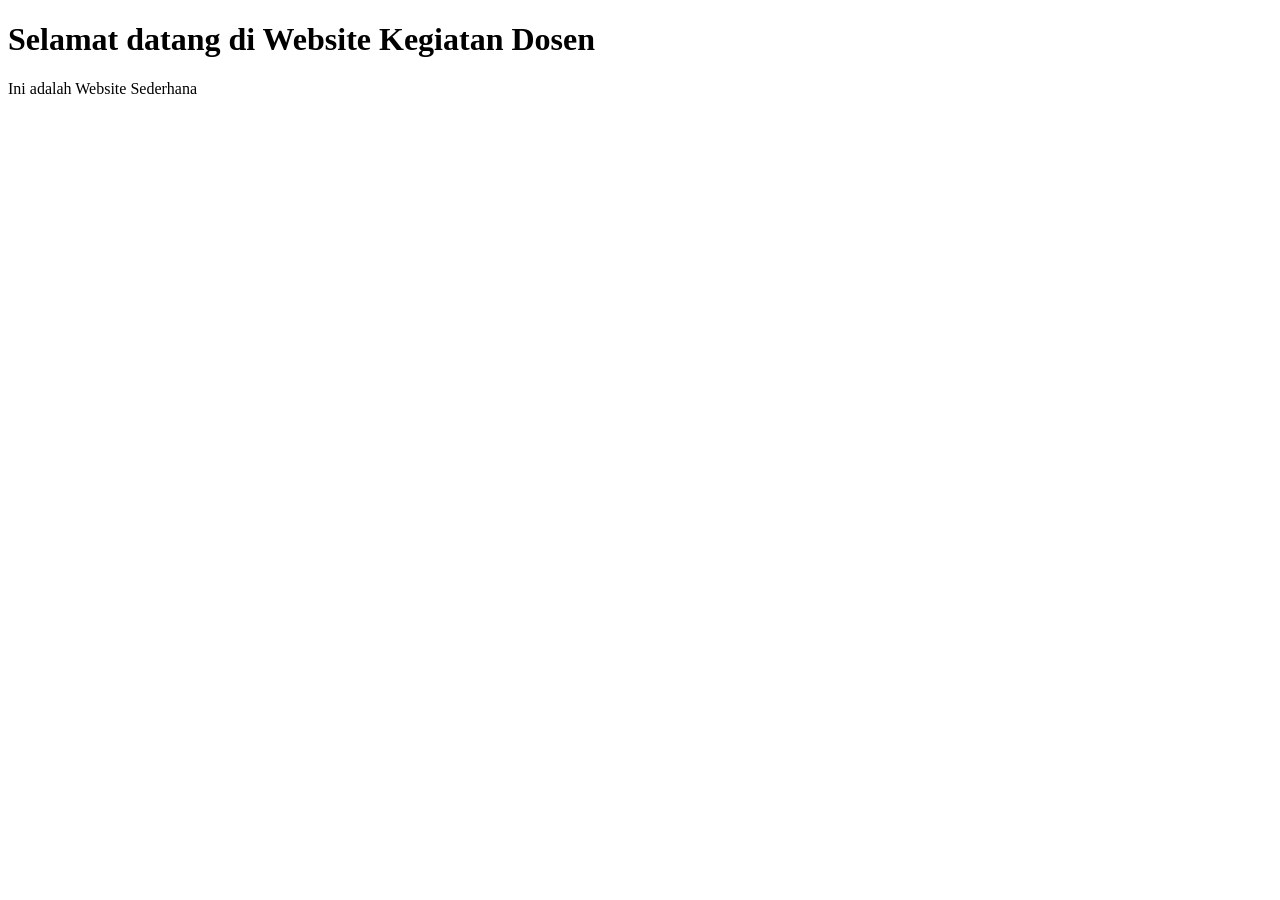
<file: index3.html>
<!DOCTYPE html>
<html lang="id">
<head>
    <meta charset="UTF-8">
    <title>Halaman Index3</title>
</head>
<body>
    <h1>Selamat datang di Website Kegiatan Dosen</h1>
    <p>Ini adalah Website Sederhana</p>
</body>
</html>
</file>
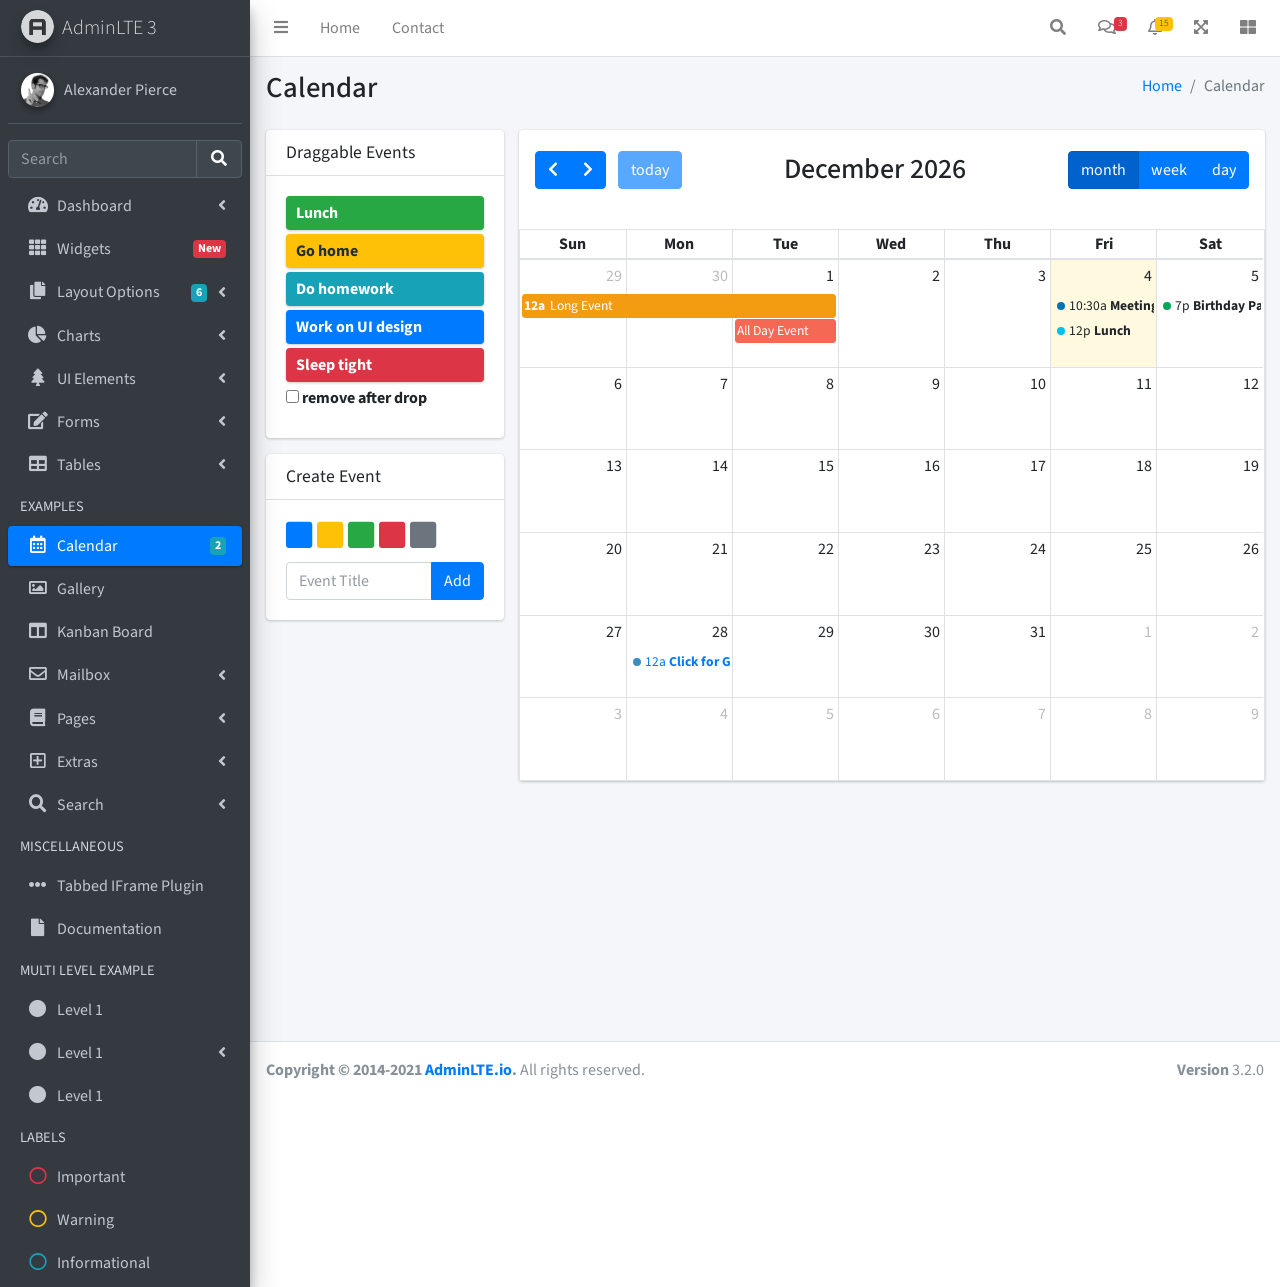
<file: templates/calendar.html>
<!DOCTYPE html>
<html lang="en">
<head>
  <meta charset="utf-8">
  <meta name="viewport" content="width=device-width, initial-scale=1">
  <title>AdminLTE 3 | Calendar</title>

  <!-- Google Font: Source Sans Pro -->
  <link rel="stylesheet" href="https://fonts.googleapis.com/css?family=Source+Sans+Pro:300,400,400i,700&display=fallback">
  <!-- Font Awesome -->
  <link rel="stylesheet" href="../plugins/fontawesome-free/css/all.min.css">
  <!-- fullCalendar -->
  <link rel="stylesheet" href="../plugins/fullcalendar/main.css">
  <!-- Theme style -->
  <link rel="stylesheet" href="../dist/css/adminlte.min.css">
</head>
<body class="hold-transition sidebar-mini">
<div class="wrapper">
  <!-- Navbar -->
  <nav class="main-header navbar navbar-expand navbar-white navbar-light">
    <!-- Left navbar links -->
    <ul class="navbar-nav">
      <li class="nav-item">
        <a class="nav-link" data-widget="pushmenu" href="#" role="button"><i class="fas fa-bars"></i></a>
      </li>
      <li class="nav-item d-none d-sm-inline-block">
        <a href="../index3.html" class="nav-link">Home</a>
      </li>
      <li class="nav-item d-none d-sm-inline-block">
        <a href="#" class="nav-link">Contact</a>
      </li>
    </ul>

    <!-- Right navbar links -->
    <ul class="navbar-nav ml-auto">
      <!-- Navbar Search -->
      <li class="nav-item">
        <a class="nav-link" data-widget="navbar-search" href="#" role="button">
          <i class="fas fa-search"></i>
        </a>
        <div class="navbar-search-block">
          <form class="form-inline">
            <div class="input-group input-group-sm">
              <input class="form-control form-control-navbar" type="search" placeholder="Search" aria-label="Search">
              <div class="input-group-append">
                <button class="btn btn-navbar" type="submit">
                  <i class="fas fa-search"></i>
                </button>
                <button class="btn btn-navbar" type="button" data-widget="navbar-search">
                  <i class="fas fa-times"></i>
                </button>
              </div>
            </div>
          </form>
        </div>
      </li>

      <!-- Messages Dropdown Menu -->
      <li class="nav-item dropdown">
        <a class="nav-link" data-toggle="dropdown" href="#">
          <i class="far fa-comments"></i>
          <span class="badge badge-danger navbar-badge">3</span>
        </a>
        <div class="dropdown-menu dropdown-menu-lg dropdown-menu-right">
          <a href="#" class="dropdown-item">
            <!-- Message Start -->
            <div class="media">
              <img src="../dist/img/user1-128x128.jpg" alt="User Avatar" class="img-size-50 mr-3 img-circle">
              <div class="media-body">
                <h3 class="dropdown-item-title">
                  Brad Diesel
                  <span class="float-right text-sm text-danger"><i class="fas fa-star"></i></span>
                </h3>
                <p class="text-sm">Call me whenever you can...</p>
                <p class="text-sm text-muted"><i class="far fa-clock mr-1"></i> 4 Hours Ago</p>
              </div>
            </div>
            <!-- Message End -->
          </a>
          <div class="dropdown-divider"></div>
          <a href="#" class="dropdown-item">
            <!-- Message Start -->
            <div class="media">
              <img src="../dist/img/user8-128x128.jpg" alt="User Avatar" class="img-size-50 img-circle mr-3">
              <div class="media-body">
                <h3 class="dropdown-item-title">
                  John Pierce
                  <span class="float-right text-sm text-muted"><i class="fas fa-star"></i></span>
                </h3>
                <p class="text-sm">I got your message bro</p>
                <p class="text-sm text-muted"><i class="far fa-clock mr-1"></i> 4 Hours Ago</p>
              </div>
            </div>
            <!-- Message End -->
          </a>
          <div class="dropdown-divider"></div>
          <a href="#" class="dropdown-item">
            <!-- Message Start -->
            <div class="media">
              <img src="../dist/img/user3-128x128.jpg" alt="User Avatar" class="img-size-50 img-circle mr-3">
              <div class="media-body">
                <h3 class="dropdown-item-title">
                  Nora Silvester
                  <span class="float-right text-sm text-warning"><i class="fas fa-star"></i></span>
                </h3>
                <p class="text-sm">The subject goes here</p>
                <p class="text-sm text-muted"><i class="far fa-clock mr-1"></i> 4 Hours Ago</p>
              </div>
            </div>
            <!-- Message End -->
          </a>
          <div class="dropdown-divider"></div>
          <a href="#" class="dropdown-item dropdown-footer">See All Messages</a>
        </div>
      </li>
      <!-- Notifications Dropdown Menu -->
      <li class="nav-item dropdown">
        <a class="nav-link" data-toggle="dropdown" href="#">
          <i class="far fa-bell"></i>
          <span class="badge badge-warning navbar-badge">15</span>
        </a>
        <div class="dropdown-menu dropdown-menu-lg dropdown-menu-right">
          <span class="dropdown-item dropdown-header">15 Notifications</span>
          <div class="dropdown-divider"></div>
          <a href="#" class="dropdown-item">
            <i class="fas fa-envelope mr-2"></i> 4 new messages
            <span class="float-right text-muted text-sm">3 mins</span>
          </a>
          <div class="dropdown-divider"></div>
          <a href="#" class="dropdown-item">
            <i class="fas fa-users mr-2"></i> 8 friend requests
            <span class="float-right text-muted text-sm">12 hours</span>
          </a>
          <div class="dropdown-divider"></div>
          <a href="#" class="dropdown-item">
            <i class="fas fa-file mr-2"></i> 3 new reports
            <span class="float-right text-muted text-sm">2 days</span>
          </a>
          <div class="dropdown-divider"></div>
          <a href="#" class="dropdown-item dropdown-footer">See All Notifications</a>
        </div>
      </li>
      <li class="nav-item">
        <a class="nav-link" data-widget="fullscreen" href="#" role="button">
          <i class="fas fa-expand-arrows-alt"></i>
        </a>
      </li>
      <li class="nav-item">
        <a class="nav-link" data-widget="control-sidebar" data-slide="true" href="#" role="button">
          <i class="fas fa-th-large"></i>
        </a>
      </li>
    </ul>
  </nav>
  <!-- /.navbar -->

  <!-- Main Sidebar Container -->
  <aside class="main-sidebar sidebar-dark-primary elevation-4">
    <!-- Brand Logo -->
    <a href="../index3.html" class="brand-link">
      <img src="../dist/img/AdminLTELogo.png" alt="AdminLTE Logo" class="brand-image img-circle elevation-3" style="opacity: .8">
      <span class="brand-text font-weight-light">AdminLTE 3</span>
    </a>

    <!-- Sidebar -->
    <div class="sidebar">
      <!-- Sidebar user panel (optional) -->
      <div class="user-panel mt-3 pb-3 mb-3 d-flex">
        <div class="image">
          <img src="../dist/img/user2-160x160.jpg" class="img-circle elevation-2" alt="User Image">
        </div>
        <div class="info">
          <a href="#" class="d-block">Alexander Pierce</a>
        </div>
      </div>

      <!-- SidebarSearch Form -->
      <div class="form-inline">
        <div class="input-group" data-widget="sidebar-search">
          <input class="form-control form-control-sidebar" type="search" placeholder="Search" aria-label="Search">
          <div class="input-group-append">
            <button class="btn btn-sidebar">
              <i class="fas fa-search fa-fw"></i>
            </button>
          </div>
        </div>
      </div>

      <!-- Sidebar Menu -->
      <nav class="mt-2">
        <ul class="nav nav-pills nav-sidebar flex-column" data-widget="treeview" role="menu" data-accordion="false">
          <!-- Add icons to the links using the .nav-icon class
               with font-awesome or any other icon font library -->
          <li class="nav-item">
            <a href="#" class="nav-link">
              <i class="nav-icon fas fa-tachometer-alt"></i>
              <p>
                Dashboard
                <i class="right fas fa-angle-left"></i>
              </p>
            </a>
            <ul class="nav nav-treeview">
              <li class="nav-item">
                <a href="../index.html" class="nav-link">
                  <i class="far fa-circle nav-icon"></i>
                  <p>Dashboard v1</p>
                </a>
              </li>
              <li class="nav-item">
                <a href="../index2.html" class="nav-link">
                  <i class="far fa-circle nav-icon"></i>
                  <p>Dashboard v2</p>
                </a>
              </li>
              <li class="nav-item">
                <a href="../index3.html" class="nav-link">
                  <i class="far fa-circle nav-icon"></i>
                  <p>Dashboard v3</p>
                </a>
              </li>
            </ul>
          </li>
          <li class="nav-item">
            <a href="widgets.html" class="nav-link">
              <i class="nav-icon fas fa-th"></i>
              <p>
                Widgets
                <span class="right badge badge-danger">New</span>
              </p>
            </a>
          </li>
          <li class="nav-item">
            <a href="#" class="nav-link">
              <i class="nav-icon fas fa-copy"></i>
              <p>
                Layout Options
                <i class="fas fa-angle-left right"></i>
                <span class="badge badge-info right">6</span>
              </p>
            </a>
            <ul class="nav nav-treeview">
              <li class="nav-item">
                <a href="layout/top-nav.html" class="nav-link">
                  <i class="far fa-circle nav-icon"></i>
                  <p>Top Navigation</p>
                </a>
              </li>
              <li class="nav-item">
                <a href="layout/top-nav-sidebar.html" class="nav-link">
                  <i class="far fa-circle nav-icon"></i>
                  <p>Top Navigation + Sidebar</p>
                </a>
              </li>
              <li class="nav-item">
                <a href="layout/boxed.html" class="nav-link">
                  <i class="far fa-circle nav-icon"></i>
                  <p>Boxed</p>
                </a>
              </li>
              <li class="nav-item">
                <a href="layout/fixed-sidebar.html" class="nav-link">
                  <i class="far fa-circle nav-icon"></i>
                  <p>Fixed Sidebar</p>
                </a>
              </li>
              <li class="nav-item">
                <a href="layout/fixed-sidebar-custom.html" class="nav-link">
                  <i class="far fa-circle nav-icon"></i>
                  <p>Fixed Sidebar <small>+ Custom Area</small></p>
                </a>
              </li>
              <li class="nav-item">
                <a href="layout/fixed-topnav.html" class="nav-link">
                  <i class="far fa-circle nav-icon"></i>
                  <p>Fixed Navbar</p>
                </a>
              </li>
              <li class="nav-item">
                <a href="layout/fixed-footer.html" class="nav-link">
                  <i class="far fa-circle nav-icon"></i>
                  <p>Fixed Footer</p>
                </a>
              </li>
              <li class="nav-item">
                <a href="layout/collapsed-sidebar.html" class="nav-link">
                  <i class="far fa-circle nav-icon"></i>
                  <p>Collapsed Sidebar</p>
                </a>
              </li>
            </ul>
          </li>
          <li class="nav-item">
            <a href="#" class="nav-link">
              <i class="nav-icon fas fa-chart-pie"></i>
              <p>
                Charts
                <i class="right fas fa-angle-left"></i>
              </p>
            </a>
            <ul class="nav nav-treeview">
              <li class="nav-item">
                <a href="charts/chartjs.html" class="nav-link">
                  <i class="far fa-circle nav-icon"></i>
                  <p>ChartJS</p>
                </a>
              </li>
              <li class="nav-item">
                <a href="charts/flot.html" class="nav-link">
                  <i class="far fa-circle nav-icon"></i>
                  <p>Flot</p>
                </a>
              </li>
              <li class="nav-item">
                <a href="charts/inline.html" class="nav-link">
                  <i class="far fa-circle nav-icon"></i>
                  <p>Inline</p>
                </a>
              </li>
              <li class="nav-item">
                <a href="charts/uplot.html" class="nav-link">
                  <i class="far fa-circle nav-icon"></i>
                  <p>uPlot</p>
                </a>
              </li>
            </ul>
          </li>
          <li class="nav-item">
            <a href="#" class="nav-link">
              <i class="nav-icon fas fa-tree"></i>
              <p>
                UI Elements
                <i class="fas fa-angle-left right"></i>
              </p>
            </a>
            <ul class="nav nav-treeview">
              <li class="nav-item">
                <a href="UI/general.html" class="nav-link">
                  <i class="far fa-circle nav-icon"></i>
                  <p>General</p>
                </a>
              </li>
              <li class="nav-item">
                <a href="UI/icons.html" class="nav-link">
                  <i class="far fa-circle nav-icon"></i>
                  <p>Icons</p>
                </a>
              </li>
              <li class="nav-item">
                <a href="UI/buttons.html" class="nav-link">
                  <i class="far fa-circle nav-icon"></i>
                  <p>Buttons</p>
                </a>
              </li>
              <li class="nav-item">
                <a href="UI/sliders.html" class="nav-link">
                  <i class="far fa-circle nav-icon"></i>
                  <p>Sliders</p>
                </a>
              </li>
              <li class="nav-item">
                <a href="UI/modals.html" class="nav-link">
                  <i class="far fa-circle nav-icon"></i>
                  <p>Modals & Alerts</p>
                </a>
              </li>
              <li class="nav-item">
                <a href="UI/navbar.html" class="nav-link">
                  <i class="far fa-circle nav-icon"></i>
                  <p>Navbar & Tabs</p>
                </a>
              </li>
              <li class="nav-item">
                <a href="UI/timeline.html" class="nav-link">
                  <i class="far fa-circle nav-icon"></i>
                  <p>Timeline</p>
                </a>
              </li>
              <li class="nav-item">
                <a href="UI/ribbons.html" class="nav-link">
                  <i class="far fa-circle nav-icon"></i>
                  <p>Ribbons</p>
                </a>
              </li>
            </ul>
          </li>
          <li class="nav-item">
            <a href="#" class="nav-link">
              <i class="nav-icon fas fa-edit"></i>
              <p>
                Forms
                <i class="fas fa-angle-left right"></i>
              </p>
            </a>
            <ul class="nav nav-treeview">
              <li class="nav-item">
                <a href="forms/general.html" class="nav-link">
                  <i class="far fa-circle nav-icon"></i>
                  <p>General Elements</p>
                </a>
              </li>
              <li class="nav-item">
                <a href="forms/advanced.html" class="nav-link">
                  <i class="far fa-circle nav-icon"></i>
                  <p>Advanced Elements</p>
                </a>
              </li>
              <li class="nav-item">
                <a href="forms/editors.html" class="nav-link">
                  <i class="far fa-circle nav-icon"></i>
                  <p>Editors</p>
                </a>
              </li>
              <li class="nav-item">
                <a href="forms/validation.html" class="nav-link">
                  <i class="far fa-circle nav-icon"></i>
                  <p>Validation</p>
                </a>
              </li>
            </ul>
          </li>
          <li class="nav-item">
            <a href="#" class="nav-link">
              <i class="nav-icon fas fa-table"></i>
              <p>
                Tables
                <i class="fas fa-angle-left right"></i>
              </p>
            </a>
            <ul class="nav nav-treeview">
              <li class="nav-item">
                <a href="tables/simple.html" class="nav-link">
                  <i class="far fa-circle nav-icon"></i>
                  <p>Simple Tables</p>
                </a>
              </li>
              <li class="nav-item">
                <a href="tables/data.html" class="nav-link">
                  <i class="far fa-circle nav-icon"></i>
                  <p>DataTables</p>
                </a>
              </li>
              <li class="nav-item">
                <a href="tables/jsgrid.html" class="nav-link">
                  <i class="far fa-circle nav-icon"></i>
                  <p>jsGrid</p>
                </a>
              </li>
            </ul>
          </li>
          <li class="nav-header">EXAMPLES</li>
          <li class="nav-item">
            <a href="calendar.html" class="nav-link active">
              <i class="nav-icon far fa-calendar-alt"></i>
              <p>
                Calendar
                <span class="badge badge-info right">2</span>
              </p>
            </a>
          </li>
          <li class="nav-item">
            <a href="gallery.html" class="nav-link">
              <i class="nav-icon far fa-image"></i>
              <p>
                Gallery
              </p>
            </a>
          </li>
          <li class="nav-item">
            <a href="kanban.html" class="nav-link">
              <i class="nav-icon fas fa-columns"></i>
              <p>
                Kanban Board
              </p>
            </a>
          </li>
          <li class="nav-item">
            <a href="#" class="nav-link">
              <i class="nav-icon far fa-envelope"></i>
              <p>
                Mailbox
                <i class="fas fa-angle-left right"></i>
              </p>
            </a>
            <ul class="nav nav-treeview">
              <li class="nav-item">
                <a href="mailbox/mailbox.html" class="nav-link">
                  <i class="far fa-circle nav-icon"></i>
                  <p>Inbox</p>
                </a>
              </li>
              <li class="nav-item">
                <a href="mailbox/compose.html" class="nav-link">
                  <i class="far fa-circle nav-icon"></i>
                  <p>Compose</p>
                </a>
              </li>
              <li class="nav-item">
                <a href="mailbox/read-mail.html" class="nav-link">
                  <i class="far fa-circle nav-icon"></i>
                  <p>Read</p>
                </a>
              </li>
            </ul>
          </li>
          <li class="nav-item">
            <a href="#" class="nav-link">
              <i class="nav-icon fas fa-book"></i>
              <p>
                Pages
                <i class="fas fa-angle-left right"></i>
              </p>
            </a>
            <ul class="nav nav-treeview">
              <li class="nav-item">
                <a href="examples/invoice.html" class="nav-link">
                  <i class="far fa-circle nav-icon"></i>
                  <p>Invoice</p>
                </a>
              </li>
              <li class="nav-item">
                <a href="examples/profile.html" class="nav-link">
                  <i class="far fa-circle nav-icon"></i>
                  <p>Profile</p>
                </a>
              </li>
              <li class="nav-item">
                <a href="examples/e-commerce.html" class="nav-link">
                  <i class="far fa-circle nav-icon"></i>
                  <p>E-commerce</p>
                </a>
              </li>
              <li class="nav-item">
                <a href="examples/projects.html" class="nav-link">
                  <i class="far fa-circle nav-icon"></i>
                  <p>Projects</p>
                </a>
              </li>
              <li class="nav-item">
                <a href="examples/project-add.html" class="nav-link">
                  <i class="far fa-circle nav-icon"></i>
                  <p>Project Add</p>
                </a>
              </li>
              <li class="nav-item">
                <a href="examples/project-edit.html" class="nav-link">
                  <i class="far fa-circle nav-icon"></i>
                  <p>Project Edit</p>
                </a>
              </li>
              <li class="nav-item">
                <a href="examples/project-detail.html" class="nav-link">
                  <i class="far fa-circle nav-icon"></i>
                  <p>Project Detail</p>
                </a>
              </li>
              <li class="nav-item">
                <a href="examples/contacts.html" class="nav-link">
                  <i class="far fa-circle nav-icon"></i>
                  <p>Contacts</p>
                </a>
              </li>
              <li class="nav-item">
                <a href="examples/faq.html" class="nav-link">
                  <i class="far fa-circle nav-icon"></i>
                  <p>FAQ</p>
                </a>
              </li>
              <li class="nav-item">
                <a href="examples/contact-us.html" class="nav-link">
                  <i class="far fa-circle nav-icon"></i>
                  <p>Contact us</p>
                </a>
              </li>
            </ul>
          </li>
          <li class="nav-item">
            <a href="#" class="nav-link">
              <i class="nav-icon far fa-plus-square"></i>
              <p>
                Extras
                <i class="fas fa-angle-left right"></i>
              </p>
            </a>
            <ul class="nav nav-treeview">
              <li class="nav-item">
                <a href="#" class="nav-link">
                  <i class="far fa-circle nav-icon"></i>
                  <p>
                    Login & Register v1
                    <i class="fas fa-angle-left right"></i>
                  </p>
                </a>
                <ul class="nav nav-treeview">
                  <li class="nav-item">
                    <a href="examples/login.html" class="nav-link">
                      <i class="far fa-circle nav-icon"></i>
                      <p>Login v1</p>
                    </a>
                  </li>
                  <li class="nav-item">
                    <a href="examples/register.html" class="nav-link">
                      <i class="far fa-circle nav-icon"></i>
                      <p>Register v1</p>
                    </a>
                  </li>
                  <li class="nav-item">
                    <a href="examples/forgot-password.html" class="nav-link">
                      <i class="far fa-circle nav-icon"></i>
                      <p>Forgot Password v1</p>
                    </a>
                  </li>
                  <li class="nav-item">
                    <a href="examples/recover-password.html" class="nav-link">
                      <i class="far fa-circle nav-icon"></i>
                      <p>Recover Password v1</p>
                    </a>
                  </li>
                </ul>
              </li>
              <li class="nav-item">
                <a href="#" class="nav-link">
                  <i class="far fa-circle nav-icon"></i>
                  <p>
                    Login & Register v2
                    <i class="fas fa-angle-left right"></i>
                  </p>
                </a>
                <ul class="nav nav-treeview">
                  <li class="nav-item">
                    <a href="examples/login-v2.html" class="nav-link">
                      <i class="far fa-circle nav-icon"></i>
                      <p>Login v2</p>
                    </a>
                  </li>
                  <li class="nav-item">
                    <a href="examples/register-v2.html" class="nav-link">
                      <i class="far fa-circle nav-icon"></i>
                      <p>Register v2</p>
                    </a>
                  </li>
                  <li class="nav-item">
                    <a href="examples/forgot-password-v2.html" class="nav-link">
                      <i class="far fa-circle nav-icon"></i>
                      <p>Forgot Password v2</p>
                    </a>
                  </li>
                  <li class="nav-item">
                    <a href="examples/recover-password-v2.html" class="nav-link">
                      <i class="far fa-circle nav-icon"></i>
                      <p>Recover Password v2</p>
                    </a>
                  </li>
                </ul>
              </li>
              <li class="nav-item">
                <a href="examples/lockscreen.html" class="nav-link">
                  <i class="far fa-circle nav-icon"></i>
                  <p>Lockscreen</p>
                </a>
              </li>
              <li class="nav-item">
                <a href="examples/legacy-user-menu.html" class="nav-link">
                  <i class="far fa-circle nav-icon"></i>
                  <p>Legacy User Menu</p>
                </a>
              </li>
              <li class="nav-item">
                <a href="examples/language-menu.html" class="nav-link">
                  <i class="far fa-circle nav-icon"></i>
                  <p>Language Menu</p>
                </a>
              </li>
              <li class="nav-item">
                <a href="examples/404.html" class="nav-link">
                  <i class="far fa-circle nav-icon"></i>
                  <p>Error 404</p>
                </a>
              </li>
              <li class="nav-item">
                <a href="examples/500.html" class="nav-link">
                  <i class="far fa-circle nav-icon"></i>
                  <p>Error 500</p>
                </a>
              </li>
              <li class="nav-item">
                <a href="examples/pace.html" class="nav-link">
                  <i class="far fa-circle nav-icon"></i>
                  <p>Pace</p>
                </a>
              </li>
              <li class="nav-item">
                <a href="examples/blank.html" class="nav-link">
                  <i class="far fa-circle nav-icon"></i>
                  <p>Blank Page</p>
                </a>
              </li>
              <li class="nav-item">
                <a href="../starter.html" class="nav-link">
                  <i class="far fa-circle nav-icon"></i>
                  <p>Starter Page</p>
                </a>
              </li>
            </ul>
          </li>
          <li class="nav-item">
            <a href="#" class="nav-link">
              <i class="nav-icon fas fa-search"></i>
              <p>
                Search
                <i class="fas fa-angle-left right"></i>
              </p>
            </a>
            <ul class="nav nav-treeview">
              <li class="nav-item">
                <a href="search/simple.html" class="nav-link">
                  <i class="far fa-circle nav-icon"></i>
                  <p>Simple Search</p>
                </a>
              </li>
              <li class="nav-item">
                <a href="search/enhanced.html" class="nav-link">
                  <i class="far fa-circle nav-icon"></i>
                  <p>Enhanced</p>
                </a>
              </li>
            </ul>
          </li>
          <li class="nav-header">MISCELLANEOUS</li>
          <li class="nav-item">
            <a href="../iframe.html" class="nav-link">
              <i class="nav-icon fas fa-ellipsis-h"></i>
              <p>Tabbed IFrame Plugin</p>
            </a>
          </li>
          <li class="nav-item">
            <a href="https://adminlte.io/docs/3.1/" class="nav-link">
              <i class="nav-icon fas fa-file"></i>
              <p>Documentation</p>
            </a>
          </li>
          <li class="nav-header">MULTI LEVEL EXAMPLE</li>
          <li class="nav-item">
            <a href="#" class="nav-link">
              <i class="fas fa-circle nav-icon"></i>
              <p>Level 1</p>
            </a>
          </li>
          <li class="nav-item">
            <a href="#" class="nav-link">
              <i class="nav-icon fas fa-circle"></i>
              <p>
                Level 1
                <i class="right fas fa-angle-left"></i>
              </p>
            </a>
            <ul class="nav nav-treeview">
              <li class="nav-item">
                <a href="#" class="nav-link">
                  <i class="far fa-circle nav-icon"></i>
                  <p>Level 2</p>
                </a>
              </li>
              <li class="nav-item">
                <a href="#" class="nav-link">
                  <i class="far fa-circle nav-icon"></i>
                  <p>
                    Level 2
                    <i class="right fas fa-angle-left"></i>
                  </p>
                </a>
                <ul class="nav nav-treeview">
                  <li class="nav-item">
                    <a href="#" class="nav-link">
                      <i class="far fa-dot-circle nav-icon"></i>
                      <p>Level 3</p>
                    </a>
                  </li>
                  <li class="nav-item">
                    <a href="#" class="nav-link">
                      <i class="far fa-dot-circle nav-icon"></i>
                      <p>Level 3</p>
                    </a>
                  </li>
                  <li class="nav-item">
                    <a href="#" class="nav-link">
                      <i class="far fa-dot-circle nav-icon"></i>
                      <p>Level 3</p>
                    </a>
                  </li>
                </ul>
              </li>
              <li class="nav-item">
                <a href="#" class="nav-link">
                  <i class="far fa-circle nav-icon"></i>
                  <p>Level 2</p>
                </a>
              </li>
            </ul>
          </li>
          <li class="nav-item">
            <a href="#" class="nav-link">
              <i class="fas fa-circle nav-icon"></i>
              <p>Level 1</p>
            </a>
          </li>
          <li class="nav-header">LABELS</li>
          <li class="nav-item">
            <a href="#" class="nav-link">
              <i class="nav-icon far fa-circle text-danger"></i>
              <p class="text">Important</p>
            </a>
          </li>
          <li class="nav-item">
            <a href="#" class="nav-link">
              <i class="nav-icon far fa-circle text-warning"></i>
              <p>Warning</p>
            </a>
          </li>
          <li class="nav-item">
            <a href="#" class="nav-link">
              <i class="nav-icon far fa-circle text-info"></i>
              <p>Informational</p>
            </a>
          </li>
        </ul>
      </nav>
      <!-- /.sidebar-menu -->
    </div>
    <!-- /.sidebar -->
  </aside>

  <!-- Content Wrapper. Contains page content -->
  <div class="content-wrapper">
    <!-- Content Header (Page header) -->
    <section class="content-header">
      <div class="container-fluid">
        <div class="row mb-2">
          <div class="col-sm-6">
            <h1>Calendar</h1>
          </div>
          <div class="col-sm-6">
            <ol class="breadcrumb float-sm-right">
              <li class="breadcrumb-item"><a href="#">Home</a></li>
              <li class="breadcrumb-item active">Calendar</li>
            </ol>
          </div>
        </div>
      </div><!-- /.container-fluid -->
    </section>

    <!-- Main content -->
    <section class="content">
      <div class="container-fluid">
        <div class="row">
          <div class="col-md-3">
            <div class="sticky-top mb-3">
              <div class="card">
                <div class="card-header">
                  <h4 class="card-title">Draggable Events</h4>
                </div>
                <div class="card-body">
                  <!-- the events -->
                  <div id="external-events">
                    <div class="external-event bg-success">Lunch</div>
                    <div class="external-event bg-warning">Go home</div>
                    <div class="external-event bg-info">Do homework</div>
                    <div class="external-event bg-primary">Work on UI design</div>
                    <div class="external-event bg-danger">Sleep tight</div>
                    <div class="checkbox">
                      <label for="drop-remove">
                        <input type="checkbox" id="drop-remove">
                        remove after drop
                      </label>
                    </div>
                  </div>
                </div>
                <!-- /.card-body -->
              </div>
              <!-- /.card -->
              <div class="card">
                <div class="card-header">
                  <h3 class="card-title">Create Event</h3>
                </div>
                <div class="card-body">
                  <div class="btn-group" style="width: 100%; margin-bottom: 10px;">
                    <ul class="fc-color-picker" id="color-chooser">
                      <li><a class="text-primary" href="#"><i class="fas fa-square"></i></a></li>
                      <li><a class="text-warning" href="#"><i class="fas fa-square"></i></a></li>
                      <li><a class="text-success" href="#"><i class="fas fa-square"></i></a></li>
                      <li><a class="text-danger" href="#"><i class="fas fa-square"></i></a></li>
                      <li><a class="text-muted" href="#"><i class="fas fa-square"></i></a></li>
                    </ul>
                  </div>
                  <!-- /btn-group -->
                  <div class="input-group">
                    <input id="new-event" type="text" class="form-control" placeholder="Event Title">

                    <div class="input-group-append">
                      <button id="add-new-event" type="button" class="btn btn-primary">Add</button>
                    </div>
                    <!-- /btn-group -->
                  </div>
                  <!-- /input-group -->
                </div>
              </div>
            </div>
          </div>
          <!-- /.col -->
          <div class="col-md-9">
            <div class="card card-primary">
              <div class="card-body p-0">
                <!-- THE CALENDAR -->
                <div id="calendar"></div>
              </div>
              <!-- /.card-body -->
            </div>
            <!-- /.card -->
          </div>
          <!-- /.col -->
        </div>
        <!-- /.row -->
      </div><!-- /.container-fluid -->
    </section>
    <!-- /.content -->
  </div>
  <!-- /.content-wrapper -->

  <footer class="main-footer">
    <div class="float-right d-none d-sm-block">
      <b>Version</b> 3.2.0
    </div>
    <strong>Copyright &copy; 2014-2021 <a href="https://adminlte.io">AdminLTE.io</a>.</strong> All rights reserved.
  </footer>

  <!-- Control Sidebar -->
  <aside class="control-sidebar control-sidebar-dark">
    <!-- Control sidebar content goes here -->
  </aside>
  <!-- /.control-sidebar -->
</div>
<!-- ./wrapper -->

<!-- jQuery -->
<script src="../plugins/jquery/jquery.min.js"></script>
<!-- Bootstrap -->
<script src="../plugins/bootstrap/js/bootstrap.bundle.min.js"></script>
<!-- jQuery UI -->
<script src="../plugins/jquery-ui/jquery-ui.min.js"></script>
<!-- AdminLTE App -->
<script src="../dist/js/adminlte.min.js"></script>
<!-- fullCalendar 2.2.5 -->
<script src="../plugins/moment/moment.min.js"></script>
<script src="../plugins/fullcalendar/main.js"></script>
<!-- AdminLTE for demo purposes -->
<script src="../dist/js/demo.js"></script>
<!-- Page specific script -->
<script>
  $(function () {

    /* initialize the external events
     -----------------------------------------------------------------*/
    function ini_events(ele) {
      ele.each(function () {

        // create an Event Object (https://fullcalendar.io/docs/event-object)
        // it doesn't need to have a start or end
        var eventObject = {
          title: $.trim($(this).text()) // use the element's text as the event title
        }

        // store the Event Object in the DOM element so we can get to it later
        $(this).data('eventObject', eventObject)

        // make the event draggable using jQuery UI
        $(this).draggable({
          zIndex        : 1070,
          revert        : true, // will cause the event to go back to its
          revertDuration: 0  //  original position after the drag
        })

      })
    }

    ini_events($('#external-events div.external-event'))

    /* initialize the calendar
     -----------------------------------------------------------------*/
    //Date for the calendar events (dummy data)
    var date = new Date()
    var d    = date.getDate(),
        m    = date.getMonth(),
        y    = date.getFullYear()

    var Calendar = FullCalendar.Calendar;
    var Draggable = FullCalendar.Draggable;

    var containerEl = document.getElementById('external-events');
    var checkbox = document.getElementById('drop-remove');
    var calendarEl = document.getElementById('calendar');

    // initialize the external events
    // -----------------------------------------------------------------

    new Draggable(containerEl, {
      itemSelector: '.external-event',
      eventData: function(eventEl) {
        return {
          title: eventEl.innerText,
          backgroundColor: window.getComputedStyle( eventEl ,null).getPropertyValue('background-color'),
          borderColor: window.getComputedStyle( eventEl ,null).getPropertyValue('background-color'),
          textColor: window.getComputedStyle( eventEl ,null).getPropertyValue('color'),
        };
      }
    });

    var calendar = new Calendar(calendarEl, {
      headerToolbar: {
        left  : 'prev,next today',
        center: 'title',
        right : 'dayGridMonth,timeGridWeek,timeGridDay'
      },
      themeSystem: 'bootstrap',
      //Random default events
      events: [
        {
          title          : 'All Day Event',
          start          : new Date(y, m, 1),
          backgroundColor: '#f56954', //red
          borderColor    : '#f56954', //red
          allDay         : true
        },
        {
          title          : 'Long Event',
          start          : new Date(y, m, d - 5),
          end            : new Date(y, m, d - 2),
          backgroundColor: '#f39c12', //yellow
          borderColor    : '#f39c12' //yellow
        },
        {
          title          : 'Meeting',
          start          : new Date(y, m, d, 10, 30),
          allDay         : false,
          backgroundColor: '#0073b7', //Blue
          borderColor    : '#0073b7' //Blue
        },
        {
          title          : 'Lunch',
          start          : new Date(y, m, d, 12, 0),
          end            : new Date(y, m, d, 14, 0),
          allDay         : false,
          backgroundColor: '#00c0ef', //Info (aqua)
          borderColor    : '#00c0ef' //Info (aqua)
        },
        {
          title          : 'Birthday Party',
          start          : new Date(y, m, d + 1, 19, 0),
          end            : new Date(y, m, d + 1, 22, 30),
          allDay         : false,
          backgroundColor: '#00a65a', //Success (green)
          borderColor    : '#00a65a' //Success (green)
        },
        {
          title          : 'Click for Google',
          start          : new Date(y, m, 28),
          end            : new Date(y, m, 29),
          url            : 'https://www.google.com/',
          backgroundColor: '#3c8dbc', //Primary (light-blue)
          borderColor    : '#3c8dbc' //Primary (light-blue)
        }
      ],
      editable  : true,
      droppable : true, // this allows things to be dropped onto the calendar !!!
      drop      : function(info) {
        // is the "remove after drop" checkbox checked?
        if (checkbox.checked) {
          // if so, remove the element from the "Draggable Events" list
          info.draggedEl.parentNode.removeChild(info.draggedEl);
        }
      }
    });

    calendar.render();
    // $('#calendar').fullCalendar()

    /* ADDING EVENTS */
    var currColor = '#3c8dbc' //Red by default
    // Color chooser button
    $('#color-chooser > li > a').click(function (e) {
      e.preventDefault()
      // Save color
      currColor = $(this).css('color')
      // Add color effect to button
      $('#add-new-event').css({
        'background-color': currColor,
        'border-color'    : currColor
      })
    })
    $('#add-new-event').click(function (e) {
      e.preventDefault()
      // Get value and make sure it is not null
      var val = $('#new-event').val()
      if (val.length == 0) {
        return
      }

      // Create events
      var event = $('<div />')
      event.css({
        'background-color': currColor,
        'border-color'    : currColor,
        'color'           : '#fff'
      }).addClass('external-event')
      event.text(val)
      $('#external-events').prepend(event)

      // Add draggable funtionality
      ini_events(event)

      // Remove event from text input
      $('#new-event').val('')
    })
  })
</script>
</body>
</html>
</file>
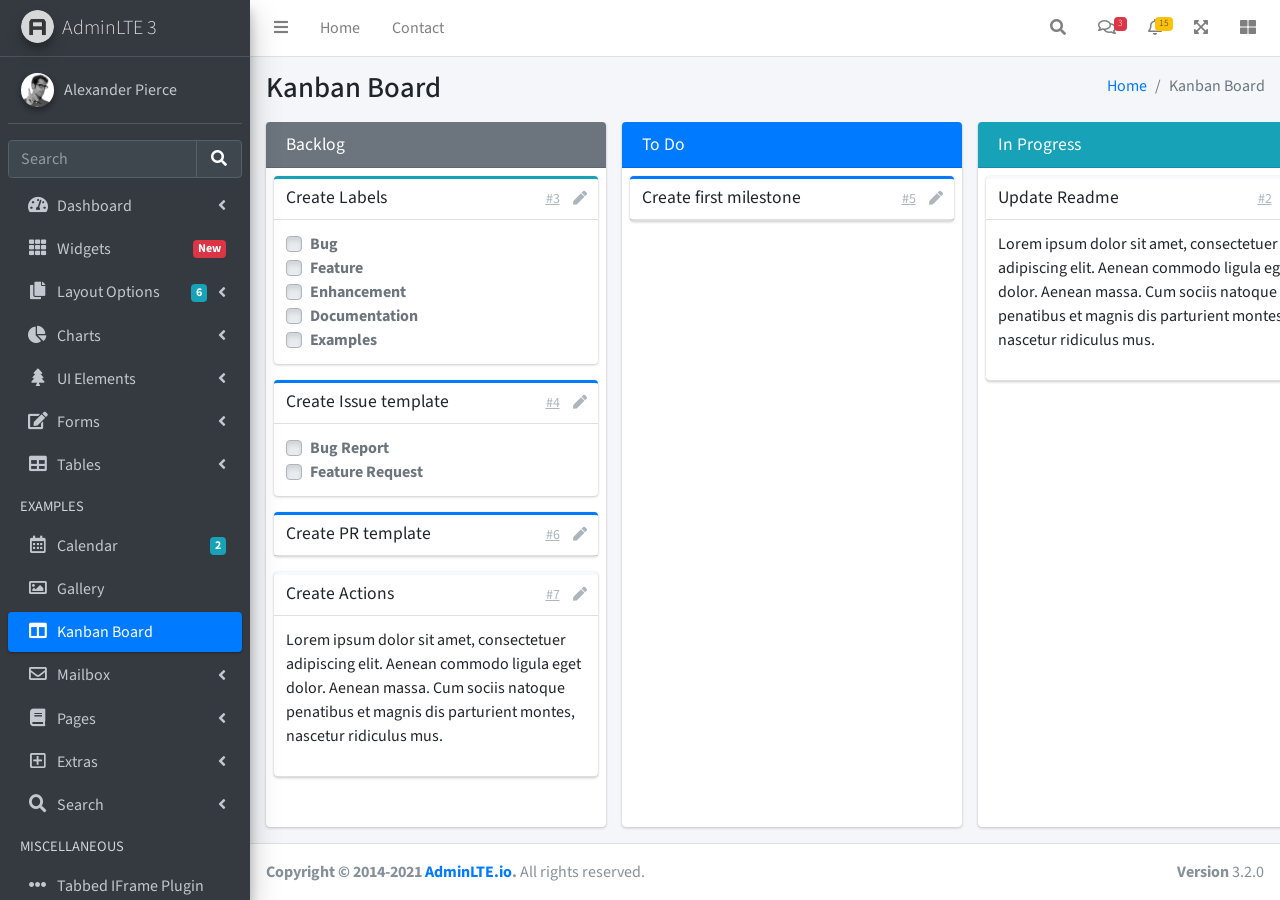
<file: templates/kanban.html>
<!DOCTYPE html>
<html lang="en">
<head>
  <meta charset="utf-8">
  <meta name="viewport" content="width=device-width, initial-scale=1">
  <title>AdminLTE 3 | Kanban Board</title>

  <!-- Google Font: Source Sans Pro -->
  <link rel="stylesheet" href="https://fonts.googleapis.com/css?family=Source+Sans+Pro:300,400,400i,700&display=fallback">
  <!-- Font Awesome -->
  <link rel="stylesheet" href="../plugins/fontawesome-free/css/all.min.css">
  <!-- Ekko Lightbox -->
  <link rel="stylesheet" href="../plugins/ekko-lightbox/ekko-lightbox.css">
  <!-- Theme style -->
  <link rel="stylesheet" href="../dist/css/adminlte.min.css">
  <!-- overlayScrollbars -->
  <link rel="stylesheet" href="../plugins/overlayScrollbars/css/OverlayScrollbars.min.css">
</head>
<body class="hold-transition sidebar-mini layout-fixed">
<div class="wrapper">
  <!-- Navbar -->
  <nav class="main-header navbar navbar-expand navbar-white navbar-light">
    <!-- Left navbar links -->
    <ul class="navbar-nav">
      <li class="nav-item">
        <a class="nav-link" data-widget="pushmenu" href="#" role="button"><i class="fas fa-bars"></i></a>
      </li>
      <li class="nav-item d-none d-sm-inline-block">
        <a href="../index3.html" class="nav-link">Home</a>
      </li>
      <li class="nav-item d-none d-sm-inline-block">
        <a href="#" class="nav-link">Contact</a>
      </li>
    </ul>

    <!-- Right navbar links -->
    <ul class="navbar-nav ml-auto">
      <!-- Navbar Search -->
      <li class="nav-item">
        <a class="nav-link" data-widget="navbar-search" href="#" role="button">
          <i class="fas fa-search"></i>
        </a>
        <div class="navbar-search-block">
          <form class="form-inline">
            <div class="input-group input-group-sm">
              <input class="form-control form-control-navbar" type="search" placeholder="Search" aria-label="Search">
              <div class="input-group-append">
                <button class="btn btn-navbar" type="submit">
                  <i class="fas fa-search"></i>
                </button>
                <button class="btn btn-navbar" type="button" data-widget="navbar-search">
                  <i class="fas fa-times"></i>
                </button>
              </div>
            </div>
          </form>
        </div>
      </li>

      <!-- Messages Dropdown Menu -->
      <li class="nav-item dropdown">
        <a class="nav-link" data-toggle="dropdown" href="#">
          <i class="far fa-comments"></i>
          <span class="badge badge-danger navbar-badge">3</span>
        </a>
        <div class="dropdown-menu dropdown-menu-lg dropdown-menu-right">
          <a href="#" class="dropdown-item">
            <!-- Message Start -->
            <div class="media">
              <img src="../dist/img/user1-128x128.jpg" alt="User Avatar" class="img-size-50 mr-3 img-circle">
              <div class="media-body">
                <h3 class="dropdown-item-title">
                  Brad Diesel
                  <span class="float-right text-sm text-danger"><i class="fas fa-star"></i></span>
                </h3>
                <p class="text-sm">Call me whenever you can...</p>
                <p class="text-sm text-muted"><i class="far fa-clock mr-1"></i> 4 Hours Ago</p>
              </div>
            </div>
            <!-- Message End -->
          </a>
          <div class="dropdown-divider"></div>
          <a href="#" class="dropdown-item">
            <!-- Message Start -->
            <div class="media">
              <img src="../dist/img/user8-128x128.jpg" alt="User Avatar" class="img-size-50 img-circle mr-3">
              <div class="media-body">
                <h3 class="dropdown-item-title">
                  John Pierce
                  <span class="float-right text-sm text-muted"><i class="fas fa-star"></i></span>
                </h3>
                <p class="text-sm">I got your message bro</p>
                <p class="text-sm text-muted"><i class="far fa-clock mr-1"></i> 4 Hours Ago</p>
              </div>
            </div>
            <!-- Message End -->
          </a>
          <div class="dropdown-divider"></div>
          <a href="#" class="dropdown-item">
            <!-- Message Start -->
            <div class="media">
              <img src="../dist/img/user3-128x128.jpg" alt="User Avatar" class="img-size-50 img-circle mr-3">
              <div class="media-body">
                <h3 class="dropdown-item-title">
                  Nora Silvester
                  <span class="float-right text-sm text-warning"><i class="fas fa-star"></i></span>
                </h3>
                <p class="text-sm">The subject goes here</p>
                <p class="text-sm text-muted"><i class="far fa-clock mr-1"></i> 4 Hours Ago</p>
              </div>
            </div>
            <!-- Message End -->
          </a>
          <div class="dropdown-divider"></div>
          <a href="#" class="dropdown-item dropdown-footer">See All Messages</a>
        </div>
      </li>
      <!-- Notifications Dropdown Menu -->
      <li class="nav-item dropdown">
        <a class="nav-link" data-toggle="dropdown" href="#">
          <i class="far fa-bell"></i>
          <span class="badge badge-warning navbar-badge">15</span>
        </a>
        <div class="dropdown-menu dropdown-menu-lg dropdown-menu-right">
          <span class="dropdown-item dropdown-header">15 Notifications</span>
          <div class="dropdown-divider"></div>
          <a href="#" class="dropdown-item">
            <i class="fas fa-envelope mr-2"></i> 4 new messages
            <span class="float-right text-muted text-sm">3 mins</span>
          </a>
          <div class="dropdown-divider"></div>
          <a href="#" class="dropdown-item">
            <i class="fas fa-users mr-2"></i> 8 friend requests
            <span class="float-right text-muted text-sm">12 hours</span>
          </a>
          <div class="dropdown-divider"></div>
          <a href="#" class="dropdown-item">
            <i class="fas fa-file mr-2"></i> 3 new reports
            <span class="float-right text-muted text-sm">2 days</span>
          </a>
          <div class="dropdown-divider"></div>
          <a href="#" class="dropdown-item dropdown-footer">See All Notifications</a>
        </div>
      </li>
      <li class="nav-item">
        <a class="nav-link" data-widget="fullscreen" href="#" role="button">
          <i class="fas fa-expand-arrows-alt"></i>
        </a>
      </li>
      <li class="nav-item">
        <a class="nav-link" data-widget="control-sidebar" data-slide="true" href="#" role="button">
          <i class="fas fa-th-large"></i>
        </a>
      </li>
    </ul>
  </nav>
  <!-- /.navbar -->

  <!-- Main Sidebar Container -->
  <aside class="main-sidebar sidebar-dark-primary elevation-4">
    <!-- Brand Logo -->
    <a href="../index3.html" class="brand-link">
      <img src="../dist/img/AdminLTELogo.png" alt="AdminLTE Logo" class="brand-image img-circle elevation-3" style="opacity: .8">
      <span class="brand-text font-weight-light">AdminLTE 3</span>
    </a>

    <!-- Sidebar -->
    <div class="sidebar">
      <!-- Sidebar user panel (optional) -->
      <div class="user-panel mt-3 pb-3 mb-3 d-flex">
        <div class="image">
          <img src="../dist/img/user2-160x160.jpg" class="img-circle elevation-2" alt="User Image">
        </div>
        <div class="info">
          <a href="#" class="d-block">Alexander Pierce</a>
        </div>
      </div>

      <!-- SidebarSearch Form -->
      <div class="form-inline">
        <div class="input-group" data-widget="sidebar-search">
          <input class="form-control form-control-sidebar" type="search" placeholder="Search" aria-label="Search">
          <div class="input-group-append">
            <button class="btn btn-sidebar">
              <i class="fas fa-search fa-fw"></i>
            </button>
          </div>
        </div>
      </div>

      <!-- Sidebar Menu -->
      <nav class="mt-2">
        <ul class="nav nav-pills nav-sidebar flex-column" data-widget="treeview" role="menu" data-accordion="false">
          <!-- Add icons to the links using the .nav-icon class
               with font-awesome or any other icon font library -->
          <li class="nav-item">
            <a href="#" class="nav-link">
              <i class="nav-icon fas fa-tachometer-alt"></i>
              <p>
                Dashboard
                <i class="right fas fa-angle-left"></i>
              </p>
            </a>
            <ul class="nav nav-treeview">
              <li class="nav-item">
                <a href="../index.html" class="nav-link">
                  <i class="far fa-circle nav-icon"></i>
                  <p>Dashboard v1</p>
                </a>
              </li>
              <li class="nav-item">
                <a href="../index2.html" class="nav-link">
                  <i class="far fa-circle nav-icon"></i>
                  <p>Dashboard v2</p>
                </a>
              </li>
              <li class="nav-item">
                <a href="../index3.html" class="nav-link">
                  <i class="far fa-circle nav-icon"></i>
                  <p>Dashboard v3</p>
                </a>
              </li>
            </ul>
          </li>
          <li class="nav-item">
            <a href="widgets.html" class="nav-link">
              <i class="nav-icon fas fa-th"></i>
              <p>
                Widgets
                <span class="right badge badge-danger">New</span>
              </p>
            </a>
          </li>
          <li class="nav-item">
            <a href="#" class="nav-link">
              <i class="nav-icon fas fa-copy"></i>
              <p>
                Layout Options
                <i class="fas fa-angle-left right"></i>
                <span class="badge badge-info right">6</span>
              </p>
            </a>
            <ul class="nav nav-treeview">
              <li class="nav-item">
                <a href="layout/top-nav.html" class="nav-link">
                  <i class="far fa-circle nav-icon"></i>
                  <p>Top Navigation</p>
                </a>
              </li>
              <li class="nav-item">
                <a href="layout/top-nav-sidebar.html" class="nav-link">
                  <i class="far fa-circle nav-icon"></i>
                  <p>Top Navigation + Sidebar</p>
                </a>
              </li>
              <li class="nav-item">
                <a href="layout/boxed.html" class="nav-link">
                  <i class="far fa-circle nav-icon"></i>
                  <p>Boxed</p>
                </a>
              </li>
              <li class="nav-item">
                <a href="layout/fixed-sidebar.html" class="nav-link">
                  <i class="far fa-circle nav-icon"></i>
                  <p>Fixed Sidebar</p>
                </a>
              </li>
              <li class="nav-item">
                <a href="layout/fixed-sidebar-custom.html" class="nav-link">
                  <i class="far fa-circle nav-icon"></i>
                  <p>Fixed Sidebar <small>+ Custom Area</small></p>
                </a>
              </li>
              <li class="nav-item">
                <a href="layout/fixed-topnav.html" class="nav-link">
                  <i class="far fa-circle nav-icon"></i>
                  <p>Fixed Navbar</p>
                </a>
              </li>
              <li class="nav-item">
                <a href="layout/fixed-footer.html" class="nav-link">
                  <i class="far fa-circle nav-icon"></i>
                  <p>Fixed Footer</p>
                </a>
              </li>
              <li class="nav-item">
                <a href="layout/collapsed-sidebar.html" class="nav-link">
                  <i class="far fa-circle nav-icon"></i>
                  <p>Collapsed Sidebar</p>
                </a>
              </li>
            </ul>
          </li>
          <li class="nav-item">
            <a href="#" class="nav-link">
              <i class="nav-icon fas fa-chart-pie"></i>
              <p>
                Charts
                <i class="right fas fa-angle-left"></i>
              </p>
            </a>
            <ul class="nav nav-treeview">
              <li class="nav-item">
                <a href="charts/chartjs.html" class="nav-link">
                  <i class="far fa-circle nav-icon"></i>
                  <p>ChartJS</p>
                </a>
              </li>
              <li class="nav-item">
                <a href="charts/flot.html" class="nav-link">
                  <i class="far fa-circle nav-icon"></i>
                  <p>Flot</p>
                </a>
              </li>
              <li class="nav-item">
                <a href="charts/inline.html" class="nav-link">
                  <i class="far fa-circle nav-icon"></i>
                  <p>Inline</p>
                </a>
              </li>
              <li class="nav-item">
                <a href="charts/uplot.html" class="nav-link">
                  <i class="far fa-circle nav-icon"></i>
                  <p>uPlot</p>
                </a>
              </li>
            </ul>
          </li>
          <li class="nav-item">
            <a href="#" class="nav-link">
              <i class="nav-icon fas fa-tree"></i>
              <p>
                UI Elements
                <i class="fas fa-angle-left right"></i>
              </p>
            </a>
            <ul class="nav nav-treeview">
              <li class="nav-item">
                <a href="UI/general.html" class="nav-link">
                  <i class="far fa-circle nav-icon"></i>
                  <p>General</p>
                </a>
              </li>
              <li class="nav-item">
                <a href="UI/icons.html" class="nav-link">
                  <i class="far fa-circle nav-icon"></i>
                  <p>Icons</p>
                </a>
              </li>
              <li class="nav-item">
                <a href="UI/buttons.html" class="nav-link">
                  <i class="far fa-circle nav-icon"></i>
                  <p>Buttons</p>
                </a>
              </li>
              <li class="nav-item">
                <a href="UI/sliders.html" class="nav-link">
                  <i class="far fa-circle nav-icon"></i>
                  <p>Sliders</p>
                </a>
              </li>
              <li class="nav-item">
                <a href="UI/modals.html" class="nav-link">
                  <i class="far fa-circle nav-icon"></i>
                  <p>Modals & Alerts</p>
                </a>
              </li>
              <li class="nav-item">
                <a href="UI/navbar.html" class="nav-link">
                  <i class="far fa-circle nav-icon"></i>
                  <p>Navbar & Tabs</p>
                </a>
              </li>
              <li class="nav-item">
                <a href="UI/timeline.html" class="nav-link">
                  <i class="far fa-circle nav-icon"></i>
                  <p>Timeline</p>
                </a>
              </li>
              <li class="nav-item">
                <a href="UI/ribbons.html" class="nav-link">
                  <i class="far fa-circle nav-icon"></i>
                  <p>Ribbons</p>
                </a>
              </li>
            </ul>
          </li>
          <li class="nav-item">
            <a href="#" class="nav-link">
              <i class="nav-icon fas fa-edit"></i>
              <p>
                Forms
                <i class="fas fa-angle-left right"></i>
              </p>
            </a>
            <ul class="nav nav-treeview">
              <li class="nav-item">
                <a href="forms/general.html" class="nav-link">
                  <i class="far fa-circle nav-icon"></i>
                  <p>General Elements</p>
                </a>
              </li>
              <li class="nav-item">
                <a href="forms/advanced.html" class="nav-link">
                  <i class="far fa-circle nav-icon"></i>
                  <p>Advanced Elements</p>
                </a>
              </li>
              <li class="nav-item">
                <a href="forms/editors.html" class="nav-link">
                  <i class="far fa-circle nav-icon"></i>
                  <p>Editors</p>
                </a>
              </li>
              <li class="nav-item">
                <a href="forms/validation.html" class="nav-link">
                  <i class="far fa-circle nav-icon"></i>
                  <p>Validation</p>
                </a>
              </li>
            </ul>
          </li>
          <li class="nav-item">
            <a href="#" class="nav-link">
              <i class="nav-icon fas fa-table"></i>
              <p>
                Tables
                <i class="fas fa-angle-left right"></i>
              </p>
            </a>
            <ul class="nav nav-treeview">
              <li class="nav-item">
                <a href="tables/simple.html" class="nav-link">
                  <i class="far fa-circle nav-icon"></i>
                  <p>Simple Tables</p>
                </a>
              </li>
              <li class="nav-item">
                <a href="tables/data.html" class="nav-link">
                  <i class="far fa-circle nav-icon"></i>
                  <p>DataTables</p>
                </a>
              </li>
              <li class="nav-item">
                <a href="tables/jsgrid.html" class="nav-link">
                  <i class="far fa-circle nav-icon"></i>
                  <p>jsGrid</p>
                </a>
              </li>
            </ul>
          </li>
          <li class="nav-header">EXAMPLES</li>
          <li class="nav-item">
            <a href="calendar.html" class="nav-link">
              <i class="nav-icon far fa-calendar-alt"></i>
              <p>
                Calendar
                <span class="badge badge-info right">2</span>
              </p>
            </a>
          </li>
          <li class="nav-item">
            <a href="gallery.html" class="nav-link">
              <i class="nav-icon far fa-image"></i>
              <p>
                Gallery
              </p>
            </a>
          </li>
          <li class="nav-item">
            <a href="kanban.html" class="nav-link active">
              <i class="nav-icon fas fa-columns"></i>
              <p>
                Kanban Board
              </p>
            </a>
          </li>
          <li class="nav-item">
            <a href="#" class="nav-link">
              <i class="nav-icon far fa-envelope"></i>
              <p>
                Mailbox
                <i class="fas fa-angle-left right"></i>
              </p>
            </a>
            <ul class="nav nav-treeview">
              <li class="nav-item">
                <a href="mailbox/mailbox.html" class="nav-link">
                  <i class="far fa-circle nav-icon"></i>
                  <p>Inbox</p>
                </a>
              </li>
              <li class="nav-item">
                <a href="mailbox/compose.html" class="nav-link">
                  <i class="far fa-circle nav-icon"></i>
                  <p>Compose</p>
                </a>
              </li>
              <li class="nav-item">
                <a href="mailbox/read-mail.html" class="nav-link">
                  <i class="far fa-circle nav-icon"></i>
                  <p>Read</p>
                </a>
              </li>
            </ul>
          </li>
          <li class="nav-item">
            <a href="#" class="nav-link">
              <i class="nav-icon fas fa-book"></i>
              <p>
                Pages
                <i class="fas fa-angle-left right"></i>
              </p>
            </a>
            <ul class="nav nav-treeview">
              <li class="nav-item">
                <a href="examples/invoice.html" class="nav-link">
                  <i class="far fa-circle nav-icon"></i>
                  <p>Invoice</p>
                </a>
              </li>
              <li class="nav-item">
                <a href="examples/profile.html" class="nav-link">
                  <i class="far fa-circle nav-icon"></i>
                  <p>Profile</p>
                </a>
              </li>
              <li class="nav-item">
                <a href="examples/e-commerce.html" class="nav-link">
                  <i class="far fa-circle nav-icon"></i>
                  <p>E-commerce</p>
                </a>
              </li>
              <li class="nav-item">
                <a href="examples/projects.html" class="nav-link">
                  <i class="far fa-circle nav-icon"></i>
                  <p>Projects</p>
                </a>
              </li>
              <li class="nav-item">
                <a href="examples/project-add.html" class="nav-link">
                  <i class="far fa-circle nav-icon"></i>
                  <p>Project Add</p>
                </a>
              </li>
              <li class="nav-item">
                <a href="examples/project-edit.html" class="nav-link">
                  <i class="far fa-circle nav-icon"></i>
                  <p>Project Edit</p>
                </a>
              </li>
              <li class="nav-item">
                <a href="examples/project-detail.html" class="nav-link">
                  <i class="far fa-circle nav-icon"></i>
                  <p>Project Detail</p>
                </a>
              </li>
              <li class="nav-item">
                <a href="examples/contacts.html" class="nav-link">
                  <i class="far fa-circle nav-icon"></i>
                  <p>Contacts</p>
                </a>
              </li>
              <li class="nav-item">
                <a href="examples/faq.html" class="nav-link">
                  <i class="far fa-circle nav-icon"></i>
                  <p>FAQ</p>
                </a>
              </li>
              <li class="nav-item">
                <a href="examples/contact-us.html" class="nav-link">
                  <i class="far fa-circle nav-icon"></i>
                  <p>Contact us</p>
                </a>
              </li>
            </ul>
          </li>
          <li class="nav-item">
            <a href="#" class="nav-link">
              <i class="nav-icon far fa-plus-square"></i>
              <p>
                Extras
                <i class="fas fa-angle-left right"></i>
              </p>
            </a>
            <ul class="nav nav-treeview">
              <li class="nav-item">
                <a href="#" class="nav-link">
                  <i class="far fa-circle nav-icon"></i>
                  <p>
                    Login & Register v1
                    <i class="fas fa-angle-left right"></i>
                  </p>
                </a>
                <ul class="nav nav-treeview">
                  <li class="nav-item">
                    <a href="examples/login.html" class="nav-link">
                      <i class="far fa-circle nav-icon"></i>
                      <p>Login v1</p>
                    </a>
                  </li>
                  <li class="nav-item">
                    <a href="examples/register.html" class="nav-link">
                      <i class="far fa-circle nav-icon"></i>
                      <p>Register v1</p>
                    </a>
                  </li>
                  <li class="nav-item">
                    <a href="examples/forgot-password.html" class="nav-link">
                      <i class="far fa-circle nav-icon"></i>
                      <p>Forgot Password v1</p>
                    </a>
                  </li>
                  <li class="nav-item">
                    <a href="examples/recover-password.html" class="nav-link">
                      <i class="far fa-circle nav-icon"></i>
                      <p>Recover Password v1</p>
                    </a>
                  </li>
                </ul>
              </li>
              <li class="nav-item">
                <a href="#" class="nav-link">
                  <i class="far fa-circle nav-icon"></i>
                  <p>
                    Login & Register v2
                    <i class="fas fa-angle-left right"></i>
                  </p>
                </a>
                <ul class="nav nav-treeview">
                  <li class="nav-item">
                    <a href="examples/login-v2.html" class="nav-link">
                      <i class="far fa-circle nav-icon"></i>
                      <p>Login v2</p>
                    </a>
                  </li>
                  <li class="nav-item">
                    <a href="examples/register-v2.html" class="nav-link">
                      <i class="far fa-circle nav-icon"></i>
                      <p>Register v2</p>
                    </a>
                  </li>
                  <li class="nav-item">
                    <a href="examples/forgot-password-v2.html" class="nav-link">
                      <i class="far fa-circle nav-icon"></i>
                      <p>Forgot Password v2</p>
                    </a>
                  </li>
                  <li class="nav-item">
                    <a href="examples/recover-password-v2.html" class="nav-link">
                      <i class="far fa-circle nav-icon"></i>
                      <p>Recover Password v2</p>
                    </a>
                  </li>
                </ul>
              </li>
              <li class="nav-item">
                <a href="examples/lockscreen.html" class="nav-link">
                  <i class="far fa-circle nav-icon"></i>
                  <p>Lockscreen</p>
                </a>
              </li>
              <li class="nav-item">
                <a href="examples/legacy-user-menu.html" class="nav-link">
                  <i class="far fa-circle nav-icon"></i>
                  <p>Legacy User Menu</p>
                </a>
              </li>
              <li class="nav-item">
                <a href="examples/language-menu.html" class="nav-link">
                  <i class="far fa-circle nav-icon"></i>
                  <p>Language Menu</p>
                </a>
              </li>
              <li class="nav-item">
                <a href="examples/404.html" class="nav-link">
                  <i class="far fa-circle nav-icon"></i>
                  <p>Error 404</p>
                </a>
              </li>
              <li class="nav-item">
                <a href="examples/500.html" class="nav-link">
                  <i class="far fa-circle nav-icon"></i>
                  <p>Error 500</p>
                </a>
              </li>
              <li class="nav-item">
                <a href="examples/pace.html" class="nav-link">
                  <i class="far fa-circle nav-icon"></i>
                  <p>Pace</p>
                </a>
              </li>
              <li class="nav-item">
                <a href="examples/blank.html" class="nav-link">
                  <i class="far fa-circle nav-icon"></i>
                  <p>Blank Page</p>
                </a>
              </li>
              <li class="nav-item">
                <a href="../starter.html" class="nav-link">
                  <i class="far fa-circle nav-icon"></i>
                  <p>Starter Page</p>
                </a>
              </li>
            </ul>
          </li>
          <li class="nav-item">
            <a href="#" class="nav-link">
              <i class="nav-icon fas fa-search"></i>
              <p>
                Search
                <i class="fas fa-angle-left right"></i>
              </p>
            </a>
            <ul class="nav nav-treeview">
              <li class="nav-item">
                <a href="search/simple.html" class="nav-link">
                  <i class="far fa-circle nav-icon"></i>
                  <p>Simple Search</p>
                </a>
              </li>
              <li class="nav-item">
                <a href="search/enhanced.html" class="nav-link">
                  <i class="far fa-circle nav-icon"></i>
                  <p>Enhanced</p>
                </a>
              </li>
            </ul>
          </li>
          <li class="nav-header">MISCELLANEOUS</li>
          <li class="nav-item">
            <a href="../iframe.html" class="nav-link">
              <i class="nav-icon fas fa-ellipsis-h"></i>
              <p>Tabbed IFrame Plugin</p>
            </a>
          </li>
          <li class="nav-item">
            <a href="https://adminlte.io/docs/3.1/" class="nav-link">
              <i class="nav-icon fas fa-file"></i>
              <p>Documentation</p>
            </a>
          </li>
          <li class="nav-header">MULTI LEVEL EXAMPLE</li>
          <li class="nav-item">
            <a href="#" class="nav-link">
              <i class="fas fa-circle nav-icon"></i>
              <p>Level 1</p>
            </a>
          </li>
          <li class="nav-item">
            <a href="#" class="nav-link">
              <i class="nav-icon fas fa-circle"></i>
              <p>
                Level 1
                <i class="right fas fa-angle-left"></i>
              </p>
            </a>
            <ul class="nav nav-treeview">
              <li class="nav-item">
                <a href="#" class="nav-link">
                  <i class="far fa-circle nav-icon"></i>
                  <p>Level 2</p>
                </a>
              </li>
              <li class="nav-item">
                <a href="#" class="nav-link">
                  <i class="far fa-circle nav-icon"></i>
                  <p>
                    Level 2
                    <i class="right fas fa-angle-left"></i>
                  </p>
                </a>
                <ul class="nav nav-treeview">
                  <li class="nav-item">
                    <a href="#" class="nav-link">
                      <i class="far fa-dot-circle nav-icon"></i>
                      <p>Level 3</p>
                    </a>
                  </li>
                  <li class="nav-item">
                    <a href="#" class="nav-link">
                      <i class="far fa-dot-circle nav-icon"></i>
                      <p>Level 3</p>
                    </a>
                  </li>
                  <li class="nav-item">
                    <a href="#" class="nav-link">
                      <i class="far fa-dot-circle nav-icon"></i>
                      <p>Level 3</p>
                    </a>
                  </li>
                </ul>
              </li>
              <li class="nav-item">
                <a href="#" class="nav-link">
                  <i class="far fa-circle nav-icon"></i>
                  <p>Level 2</p>
                </a>
              </li>
            </ul>
          </li>
          <li class="nav-item">
            <a href="#" class="nav-link">
              <i class="fas fa-circle nav-icon"></i>
              <p>Level 1</p>
            </a>
          </li>
          <li class="nav-header">LABELS</li>
          <li class="nav-item">
            <a href="#" class="nav-link">
              <i class="nav-icon far fa-circle text-danger"></i>
              <p class="text">Important</p>
            </a>
          </li>
          <li class="nav-item">
            <a href="#" class="nav-link">
              <i class="nav-icon far fa-circle text-warning"></i>
              <p>Warning</p>
            </a>
          </li>
          <li class="nav-item">
            <a href="#" class="nav-link">
              <i class="nav-icon far fa-circle text-info"></i>
              <p>Informational</p>
            </a>
          </li>
        </ul>
      </nav>
      <!-- /.sidebar-menu -->
    </div>
    <!-- /.sidebar -->
  </aside>

  <!-- Content Wrapper. Contains page content -->
  <div class="content-wrapper kanban">
    <section class="content-header">
      <div class="container-fluid">
        <div class="row">
          <div class="col-sm-6">
            <h1>Kanban Board</h1>
          </div>
          <div class="col-sm-6 d-none d-sm-block">
            <ol class="breadcrumb float-sm-right">
              <li class="breadcrumb-item"><a href="#">Home</a></li>
              <li class="breadcrumb-item active">Kanban Board</li>
            </ol>
          </div>
        </div>
      </div>
    </section>

    <section class="content pb-3">
      <div class="container-fluid h-100">
        <div class="card card-row card-secondary">
          <div class="card-header">
            <h3 class="card-title">
              Backlog
            </h3>
          </div>
          <div class="card-body">
            <div class="card card-info card-outline">
              <div class="card-header">
                <h5 class="card-title">Create Labels</h5>
                <div class="card-tools">
                  <a href="#" class="btn btn-tool btn-link">#3</a>
                  <a href="#" class="btn btn-tool">
                    <i class="fas fa-pen"></i>
                  </a>
                </div>
              </div>
              <div class="card-body">
                <div class="custom-control custom-checkbox">
                  <input class="custom-control-input" type="checkbox" id="customCheckbox1" disabled>
                  <label for="customCheckbox1" class="custom-control-label">Bug</label>
                </div>
                <div class="custom-control custom-checkbox">
                  <input class="custom-control-input" type="checkbox" id="customCheckbox2" disabled>
                  <label for="customCheckbox2" class="custom-control-label">Feature</label>
                </div>
                <div class="custom-control custom-checkbox">
                  <input class="custom-control-input" type="checkbox" id="customCheckbox3" disabled>
                  <label for="customCheckbox3" class="custom-control-label">Enhancement</label>
                </div>
                <div class="custom-control custom-checkbox">
                  <input class="custom-control-input" type="checkbox" id="customCheckbox4" disabled>
                  <label for="customCheckbox4" class="custom-control-label">Documentation</label>
                </div>
                <div class="custom-control custom-checkbox">
                  <input class="custom-control-input" type="checkbox" id="customCheckbox5" disabled>
                  <label for="customCheckbox5" class="custom-control-label">Examples</label>
                </div>
              </div>
            </div>
            <div class="card card-primary card-outline">
              <div class="card-header">
                <h5 class="card-title">Create Issue template</h5>
                <div class="card-tools">
                  <a href="#" class="btn btn-tool btn-link">#4</a>
                  <a href="#" class="btn btn-tool">
                    <i class="fas fa-pen"></i>
                  </a>
                </div>
              </div>
              <div class="card-body">
                <div class="custom-control custom-checkbox">
                  <input class="custom-control-input" type="checkbox" id="customCheckbox1_1" disabled>
                  <label for="customCheckbox1_1" class="custom-control-label">Bug Report</label>
                </div>
                <div class="custom-control custom-checkbox">
                  <input class="custom-control-input" type="checkbox" id="customCheckbox1_2" disabled>
                  <label for="customCheckbox1_2" class="custom-control-label">Feature Request</label>
                </div>
              </div>
            </div>
            <div class="card card-primary card-outline">
              <div class="card-header">
                <h5 class="card-title">Create PR template</h5>
                <div class="card-tools">
                  <a href="#" class="btn btn-tool btn-link">#6</a>
                  <a href="#" class="btn btn-tool">
                    <i class="fas fa-pen"></i>
                  </a>
                </div>
              </div>
            </div>
            <div class="card card-light card-outline">
              <div class="card-header">
                <h5 class="card-title">Create Actions</h5>
                <div class="card-tools">
                  <a href="#" class="btn btn-tool btn-link">#7</a>
                  <a href="#" class="btn btn-tool">
                    <i class="fas fa-pen"></i>
                  </a>
                </div>

              </div>
              <div class="card-body">
                <p>
                  Lorem ipsum dolor sit amet, consectetuer adipiscing elit.
                  Aenean commodo ligula eget dolor. Aenean massa.
                  Cum sociis natoque penatibus et magnis dis parturient montes,
                  nascetur ridiculus mus.
                </p>
              </div>
            </div>
          </div>
        </div>
        <div class="card card-row card-primary">
          <div class="card-header">
            <h3 class="card-title">
              To Do
            </h3>
          </div>
          <div class="card-body">
            <div class="card card-primary card-outline">
              <div class="card-header">
                <h5 class="card-title">Create first milestone</h5>
                <div class="card-tools">
                  <a href="#" class="btn btn-tool btn-link">#5</a>
                  <a href="#" class="btn btn-tool">
                    <i class="fas fa-pen"></i>
                  </a>
                </div>
              </div>
            </div>
          </div>
        </div>
        <div class="card card-row card-default">
          <div class="card-header bg-info">
            <h3 class="card-title">
              In Progress
            </h3>
          </div>
          <div class="card-body">
            <div class="card card-light card-outline">
              <div class="card-header">
                <h5 class="card-title">Update Readme</h5>
                <div class="card-tools">
                  <a href="#" class="btn btn-tool btn-link">#2</a>
                  <a href="#" class="btn btn-tool">
                    <i class="fas fa-pen"></i>
                  </a>
                </div>
              </div>
              <div class="card-body">
                <p>
                  Lorem ipsum dolor sit amet, consectetuer adipiscing elit.
                  Aenean commodo ligula eget dolor. Aenean massa.
                  Cum sociis natoque penatibus et magnis dis parturient montes,
                  nascetur ridiculus mus.
                </p>
              </div>
            </div>
          </div>
        </div>
        <div class="card card-row card-success">
          <div class="card-header">
            <h3 class="card-title">
              Done
            </h3>
          </div>
          <div class="card-body">
            <div class="card card-primary card-outline">
              <div class="card-header">
                <h5 class="card-title">Create repo</h5>
                <div class="card-tools">
                  <a href="#" class="btn btn-tool btn-link">#1</a>
                  <a href="#" class="btn btn-tool">
                    <i class="fas fa-pen"></i>
                  </a>
                </div>
              </div>
            </div>
          </div>
        </div>
      </div>
    </section>
  </div>

  <footer class="main-footer">
    <div class="float-right d-none d-sm-block">
      <b>Version</b> 3.2.0
    </div>
    <strong>Copyright &copy; 2014-2021 <a href="https://adminlte.io">AdminLTE.io</a>.</strong> All rights reserved.
  </footer>

  <!-- Control Sidebar -->
  <aside class="control-sidebar control-sidebar-dark">
    <!-- Control sidebar content goes here -->
  </aside>
  <!-- /.control-sidebar -->
</div>
<!-- ./wrapper -->

<!-- jQuery -->
<script src="../plugins/jquery/jquery.min.js"></script>
<!-- Bootstrap -->
<script src="../plugins/bootstrap/js/bootstrap.bundle.min.js"></script>
<!-- Ekko Lightbox -->
<script src="../plugins/ekko-lightbox/ekko-lightbox.min.js"></script>
<!-- overlayScrollbars -->
<script src="../plugins/overlayScrollbars/js/jquery.overlayScrollbars.min.js"></script>
<!-- AdminLTE App -->
<script src="../dist/js/adminlte.min.js"></script>
<!-- Filterizr-->
<script src="../plugins/filterizr/jquery.filterizr.min.js"></script>
<!-- AdminLTE for demo purposes -->
<script src="../dist/js/demo.js"></script>
<!-- Page specific script -->
<script>
  $(function () {

  })
</script>
</body>
</html>
</file>
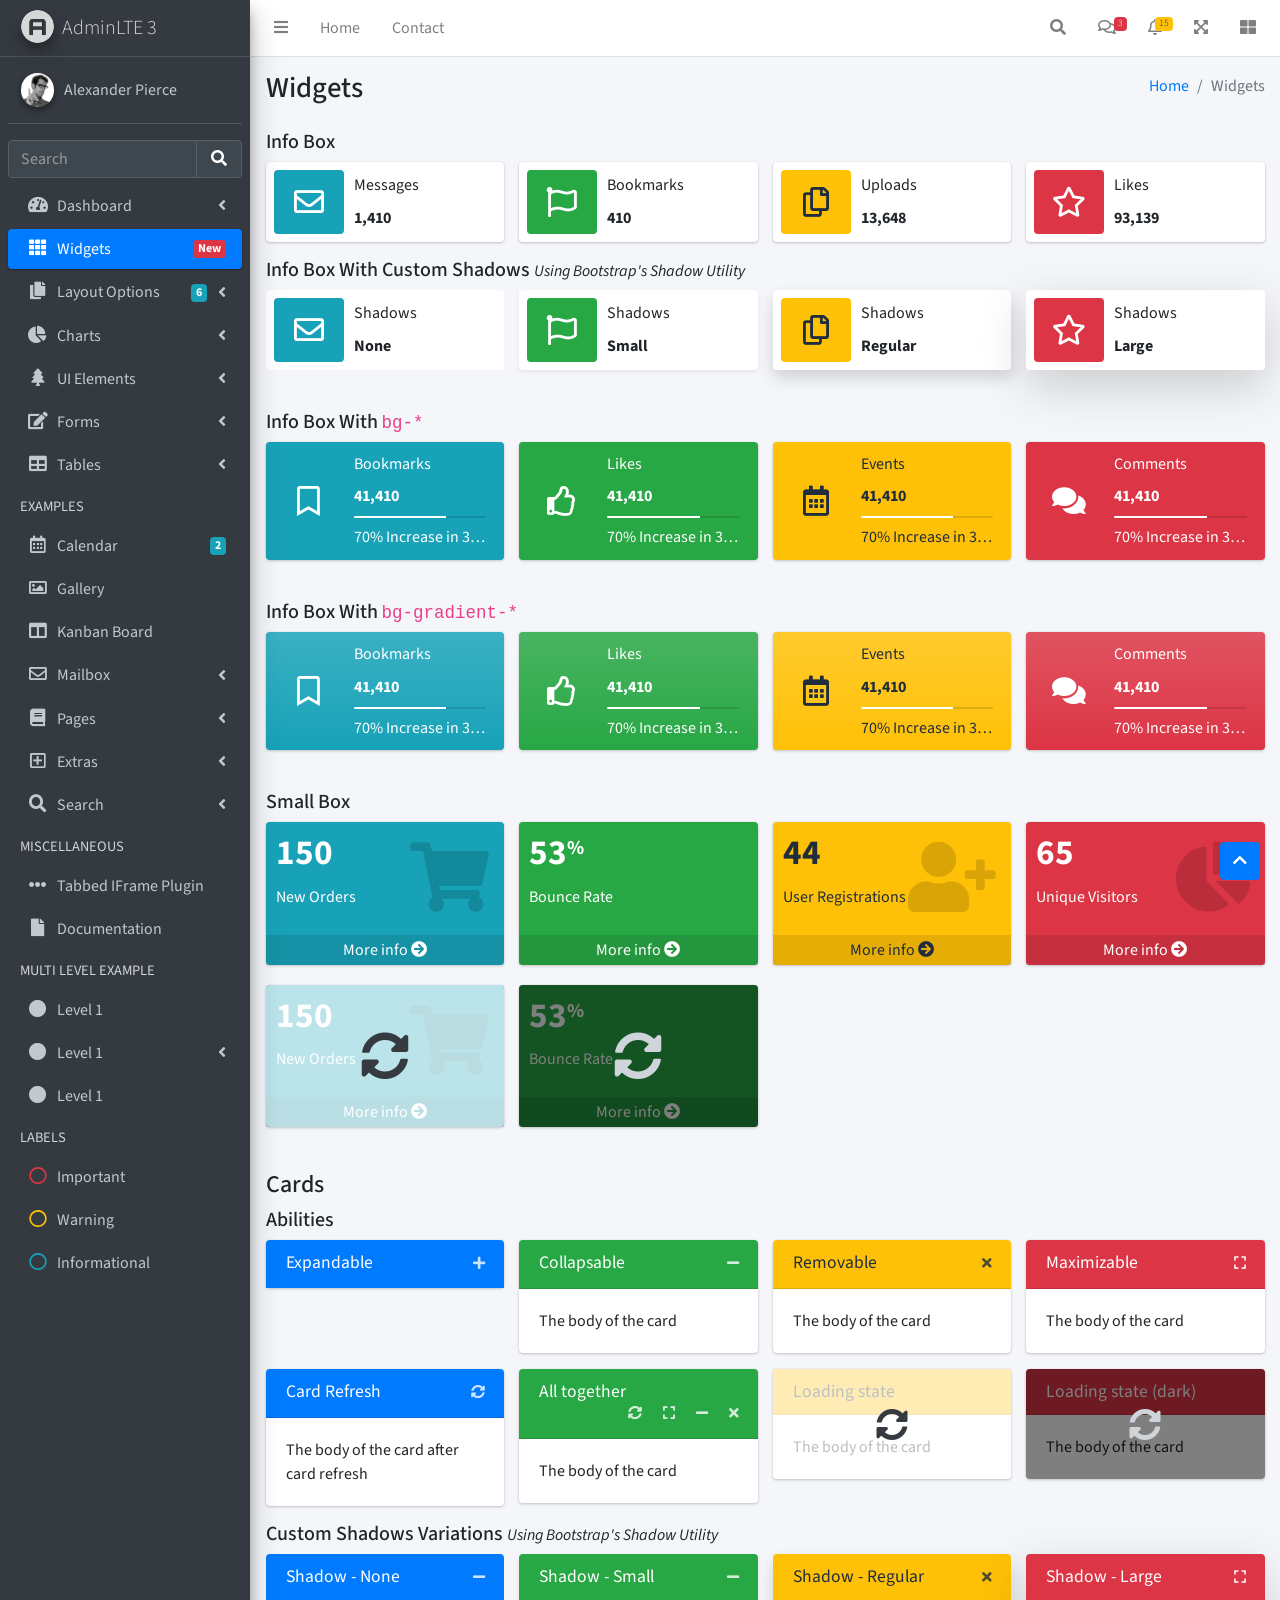
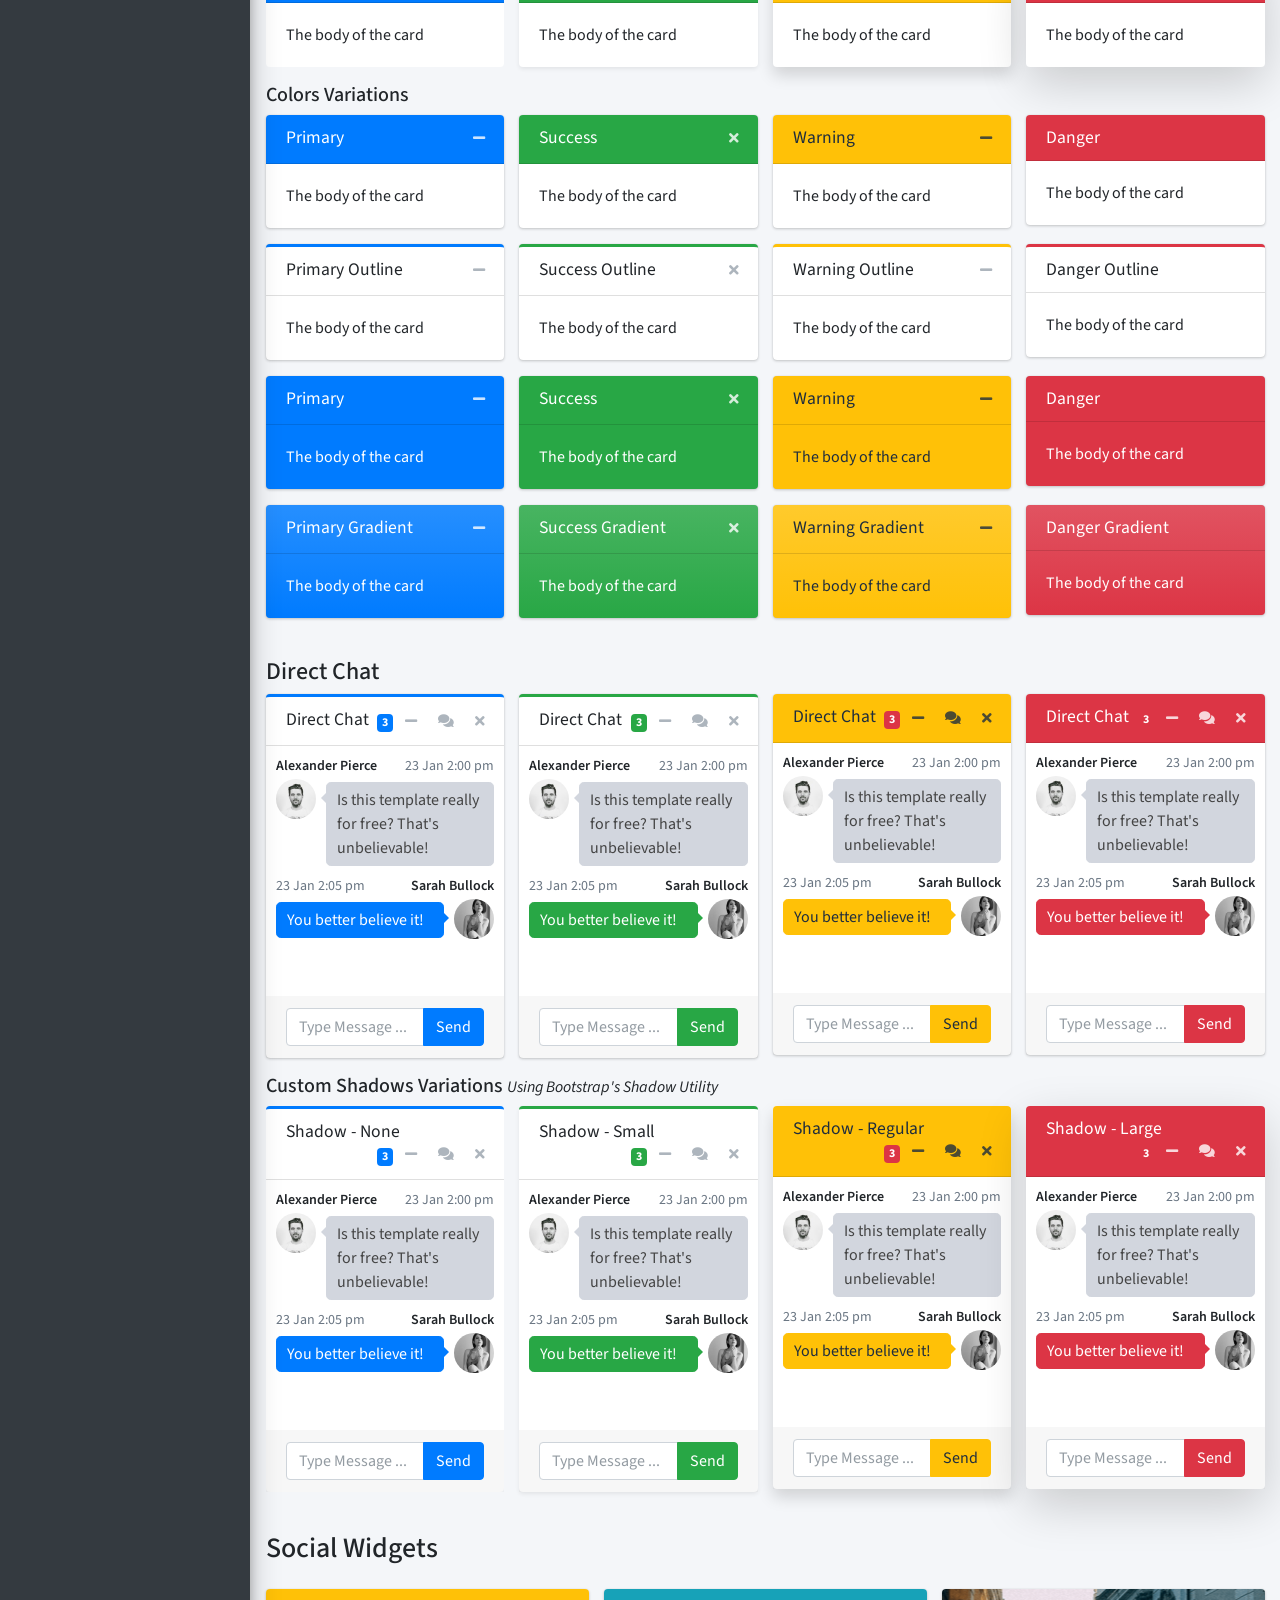
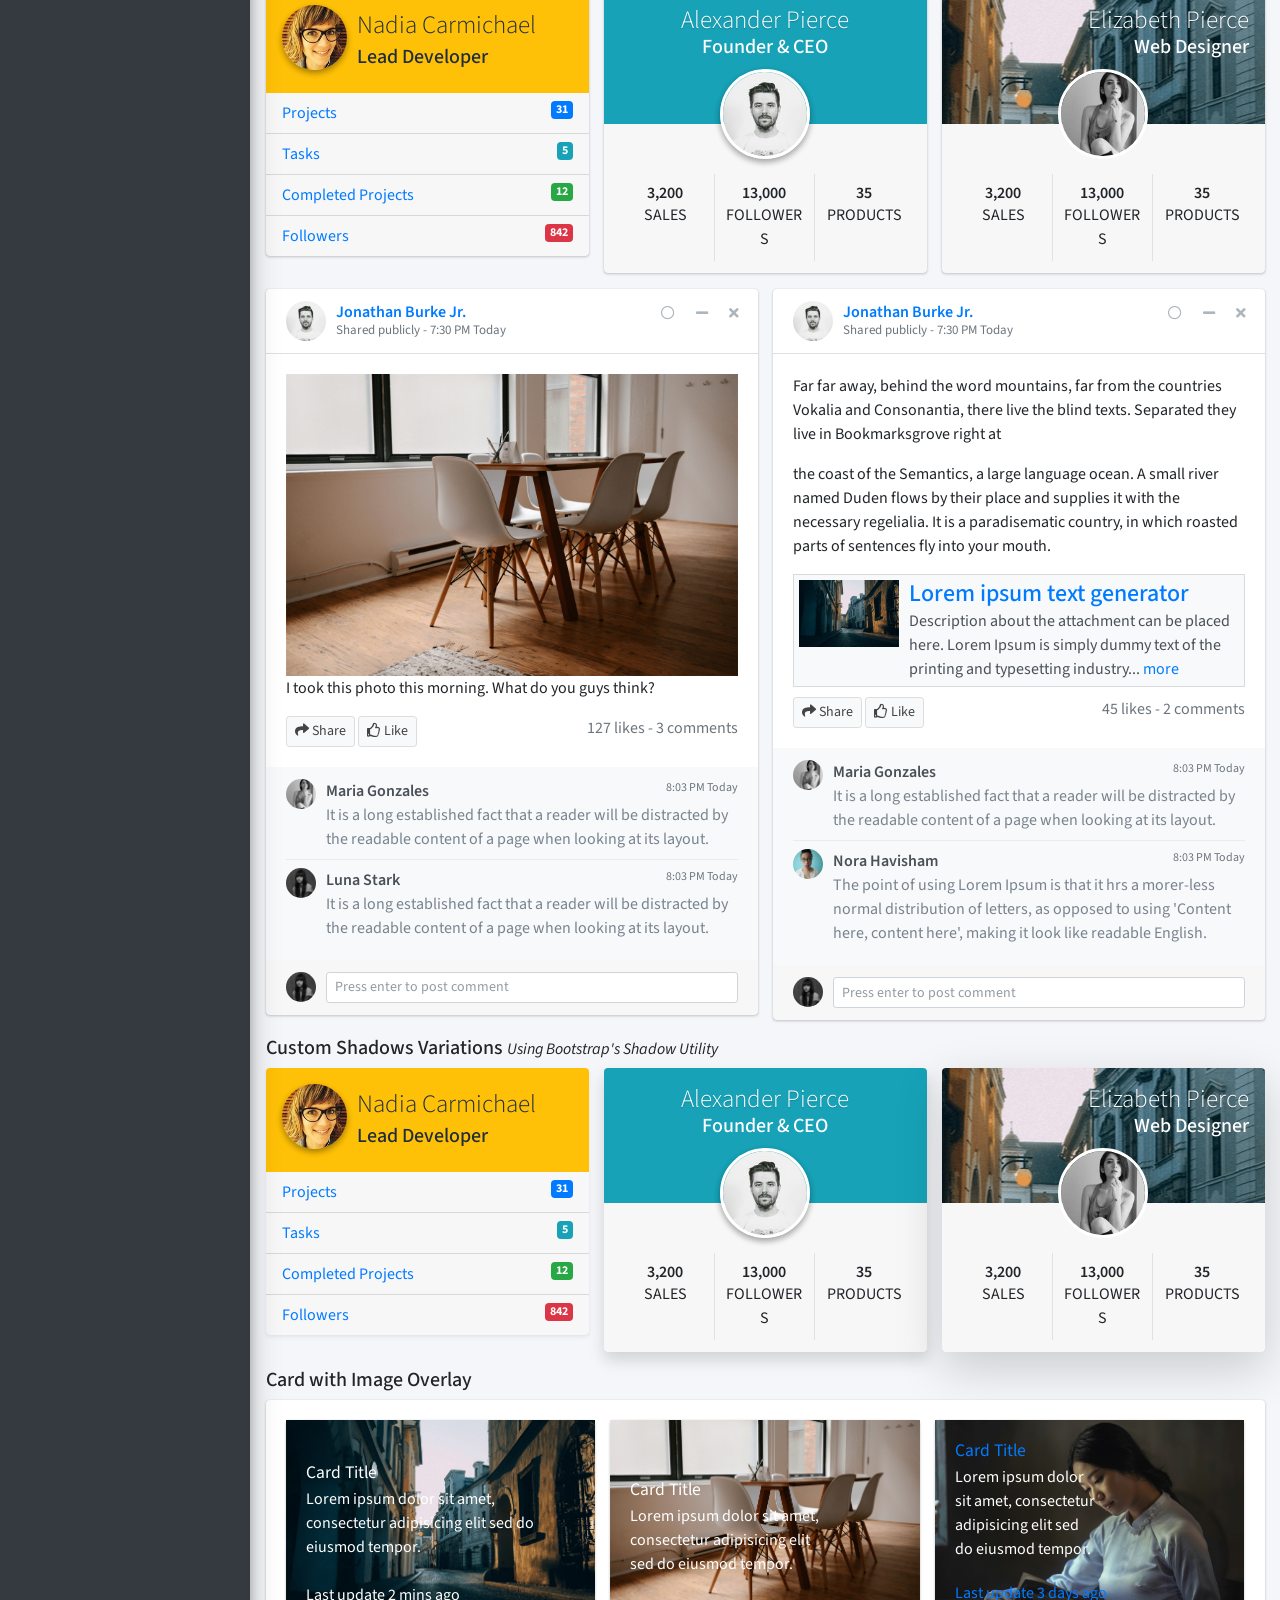
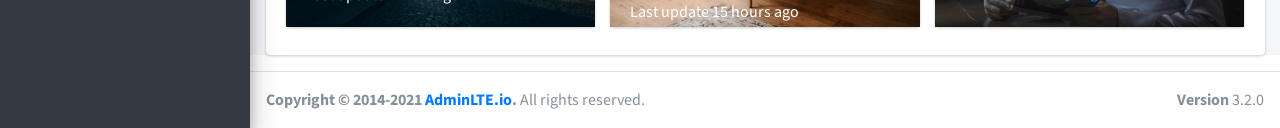
<file: templates/widgets.html>
<!DOCTYPE html>
<html lang="en">
<head>
  <meta charset="utf-8">
  <meta name="viewport" content="width=device-width, initial-scale=1">
  <title>AdminLTE 3 | Widgets</title>

  <!-- Google Font: Source Sans Pro -->
  <link rel="stylesheet" href="https://fonts.googleapis.com/css?family=Source+Sans+Pro:300,400,400i,700&display=fallback">
  <!-- Font Awesome -->
  <link rel="stylesheet" href="../plugins/fontawesome-free/css/all.min.css">
  <!-- Ionicons -->
  <link rel="stylesheet" href="https://code.ionicframework.com/ionicons/2.0.1/css/ionicons.min.css">
  <!-- Theme style -->
  <link rel="stylesheet" href="../dist/css/adminlte.min.css">
</head>
<body class="hold-transition sidebar-mini">
<div class="wrapper">
  <!-- Navbar -->
  <nav class="main-header navbar navbar-expand navbar-white navbar-light">
    <!-- Left navbar links -->
    <ul class="navbar-nav">
      <li class="nav-item">
        <a class="nav-link" data-widget="pushmenu" href="#" role="button"><i class="fas fa-bars"></i></a>
      </li>
      <li class="nav-item d-none d-sm-inline-block">
        <a href="../index3.html" class="nav-link">Home</a>
      </li>
      <li class="nav-item d-none d-sm-inline-block">
        <a href="#" class="nav-link">Contact</a>
      </li>
    </ul>

    <!-- Right navbar links -->
    <ul class="navbar-nav ml-auto">
      <!-- Navbar Search -->
      <li class="nav-item">
        <a class="nav-link" data-widget="navbar-search" href="#" role="button">
          <i class="fas fa-search"></i>
        </a>
        <div class="navbar-search-block">
          <form class="form-inline">
            <div class="input-group input-group-sm">
              <input class="form-control form-control-navbar" type="search" placeholder="Search" aria-label="Search">
              <div class="input-group-append">
                <button class="btn btn-navbar" type="submit">
                  <i class="fas fa-search"></i>
                </button>
                <button class="btn btn-navbar" type="button" data-widget="navbar-search">
                  <i class="fas fa-times"></i>
                </button>
              </div>
            </div>
          </form>
        </div>
      </li>

      <!-- Messages Dropdown Menu -->
      <li class="nav-item dropdown">
        <a class="nav-link" data-toggle="dropdown" href="#">
          <i class="far fa-comments"></i>
          <span class="badge badge-danger navbar-badge">3</span>
        </a>
        <div class="dropdown-menu dropdown-menu-lg dropdown-menu-right">
          <a href="#" class="dropdown-item">
            <!-- Message Start -->
            <div class="media">
              <img src="../dist/img/user1-128x128.jpg" alt="User Avatar" class="img-size-50 mr-3 img-circle">
              <div class="media-body">
                <h3 class="dropdown-item-title">
                  Brad Diesel
                  <span class="float-right text-sm text-danger"><i class="fas fa-star"></i></span>
                </h3>
                <p class="text-sm">Call me whenever you can...</p>
                <p class="text-sm text-muted"><i class="far fa-clock mr-1"></i> 4 Hours Ago</p>
              </div>
            </div>
            <!-- Message End -->
          </a>
          <div class="dropdown-divider"></div>
          <a href="#" class="dropdown-item">
            <!-- Message Start -->
            <div class="media">
              <img src="../dist/img/user8-128x128.jpg" alt="User Avatar" class="img-size-50 img-circle mr-3">
              <div class="media-body">
                <h3 class="dropdown-item-title">
                  John Pierce
                  <span class="float-right text-sm text-muted"><i class="fas fa-star"></i></span>
                </h3>
                <p class="text-sm">I got your message bro</p>
                <p class="text-sm text-muted"><i class="far fa-clock mr-1"></i> 4 Hours Ago</p>
              </div>
            </div>
            <!-- Message End -->
          </a>
          <div class="dropdown-divider"></div>
          <a href="#" class="dropdown-item">
            <!-- Message Start -->
            <div class="media">
              <img src="../dist/img/user3-128x128.jpg" alt="User Avatar" class="img-size-50 img-circle mr-3">
              <div class="media-body">
                <h3 class="dropdown-item-title">
                  Nora Silvester
                  <span class="float-right text-sm text-warning"><i class="fas fa-star"></i></span>
                </h3>
                <p class="text-sm">The subject goes here</p>
                <p class="text-sm text-muted"><i class="far fa-clock mr-1"></i> 4 Hours Ago</p>
              </div>
            </div>
            <!-- Message End -->
          </a>
          <div class="dropdown-divider"></div>
          <a href="#" class="dropdown-item dropdown-footer">See All Messages</a>
        </div>
      </li>
      <!-- Notifications Dropdown Menu -->
      <li class="nav-item dropdown">
        <a class="nav-link" data-toggle="dropdown" href="#">
          <i class="far fa-bell"></i>
          <span class="badge badge-warning navbar-badge">15</span>
        </a>
        <div class="dropdown-menu dropdown-menu-lg dropdown-menu-right">
          <span class="dropdown-item dropdown-header">15 Notifications</span>
          <div class="dropdown-divider"></div>
          <a href="#" class="dropdown-item">
            <i class="fas fa-envelope mr-2"></i> 4 new messages
            <span class="float-right text-muted text-sm">3 mins</span>
          </a>
          <div class="dropdown-divider"></div>
          <a href="#" class="dropdown-item">
            <i class="fas fa-users mr-2"></i> 8 friend requests
            <span class="float-right text-muted text-sm">12 hours</span>
          </a>
          <div class="dropdown-divider"></div>
          <a href="#" class="dropdown-item">
            <i class="fas fa-file mr-2"></i> 3 new reports
            <span class="float-right text-muted text-sm">2 days</span>
          </a>
          <div class="dropdown-divider"></div>
          <a href="#" class="dropdown-item dropdown-footer">See All Notifications</a>
        </div>
      </li>
      <li class="nav-item">
        <a class="nav-link" data-widget="fullscreen" href="#" role="button">
          <i class="fas fa-expand-arrows-alt"></i>
        </a>
      </li>
      <li class="nav-item">
        <a class="nav-link" data-widget="control-sidebar" data-slide="true" href="#" role="button">
          <i class="fas fa-th-large"></i>
        </a>
      </li>
    </ul>
  </nav>
  <!-- /.navbar -->

  <!-- Main Sidebar Container -->
  <aside class="main-sidebar sidebar-dark-primary elevation-4">
    <!-- Brand Logo -->
    <a href="../index3.html" class="brand-link">
      <img src="../dist/img/AdminLTELogo.png" alt="AdminLTE Logo" class="brand-image img-circle elevation-3" style="opacity: .8">
      <span class="brand-text font-weight-light">AdminLTE 3</span>
    </a>

    <!-- Sidebar -->
    <div class="sidebar">
      <!-- Sidebar user panel (optional) -->
      <div class="user-panel mt-3 pb-3 mb-3 d-flex">
        <div class="image">
          <img src="../dist/img/user2-160x160.jpg" class="img-circle elevation-2" alt="User Image">
        </div>
        <div class="info">
          <a href="#" class="d-block">Alexander Pierce</a>
        </div>
      </div>

      <!-- SidebarSearch Form -->
      <div class="form-inline">
        <div class="input-group" data-widget="sidebar-search">
          <input class="form-control form-control-sidebar" type="search" placeholder="Search" aria-label="Search">
          <div class="input-group-append">
            <button class="btn btn-sidebar">
              <i class="fas fa-search fa-fw"></i>
            </button>
          </div>
        </div>
      </div>

      <!-- Sidebar Menu -->
      <nav class="mt-2">
        <ul class="nav nav-pills nav-sidebar flex-column" data-widget="treeview" role="menu" data-accordion="false">
          <!-- Add icons to the links using the .nav-icon class
               with font-awesome or any other icon font library -->
          <li class="nav-item">
            <a href="#" class="nav-link">
              <i class="nav-icon fas fa-tachometer-alt"></i>
              <p>
                Dashboard
                <i class="right fas fa-angle-left"></i>
              </p>
            </a>
            <ul class="nav nav-treeview">
              <li class="nav-item">
                <a href="../index.html" class="nav-link">
                  <i class="far fa-circle nav-icon"></i>
                  <p>Dashboard v1</p>
                </a>
              </li>
              <li class="nav-item">
                <a href="../index2.html" class="nav-link">
                  <i class="far fa-circle nav-icon"></i>
                  <p>Dashboard v2</p>
                </a>
              </li>
              <li class="nav-item">
                <a href="../index3.html" class="nav-link">
                  <i class="far fa-circle nav-icon"></i>
                  <p>Dashboard v3</p>
                </a>
              </li>
            </ul>
          </li>
          <li class="nav-item">
            <a href="widgets.html" class="nav-link active">
              <i class="nav-icon fas fa-th"></i>
              <p>
                Widgets
                <span class="right badge badge-danger">New</span>
              </p>
            </a>
          </li>
          <li class="nav-item">
            <a href="#" class="nav-link">
              <i class="nav-icon fas fa-copy"></i>
              <p>
                Layout Options
                <i class="fas fa-angle-left right"></i>
                <span class="badge badge-info right">6</span>
              </p>
            </a>
            <ul class="nav nav-treeview">
              <li class="nav-item">
                <a href="layout/top-nav.html" class="nav-link">
                  <i class="far fa-circle nav-icon"></i>
                  <p>Top Navigation</p>
                </a>
              </li>
              <li class="nav-item">
                <a href="layout/top-nav-sidebar.html" class="nav-link">
                  <i class="far fa-circle nav-icon"></i>
                  <p>Top Navigation + Sidebar</p>
                </a>
              </li>
              <li class="nav-item">
                <a href="layout/boxed.html" class="nav-link">
                  <i class="far fa-circle nav-icon"></i>
                  <p>Boxed</p>
                </a>
              </li>
              <li class="nav-item">
                <a href="layout/fixed-sidebar.html" class="nav-link">
                  <i class="far fa-circle nav-icon"></i>
                  <p>Fixed Sidebar</p>
                </a>
              </li>
              <li class="nav-item">
                <a href="layout/fixed-sidebar-custom.html" class="nav-link">
                  <i class="far fa-circle nav-icon"></i>
                  <p>Fixed Sidebar <small>+ Custom Area</small></p>
                </a>
              </li>
              <li class="nav-item">
                <a href="layout/fixed-topnav.html" class="nav-link">
                  <i class="far fa-circle nav-icon"></i>
                  <p>Fixed Navbar</p>
                </a>
              </li>
              <li class="nav-item">
                <a href="layout/fixed-footer.html" class="nav-link">
                  <i class="far fa-circle nav-icon"></i>
                  <p>Fixed Footer</p>
                </a>
              </li>
              <li class="nav-item">
                <a href="layout/collapsed-sidebar.html" class="nav-link">
                  <i class="far fa-circle nav-icon"></i>
                  <p>Collapsed Sidebar</p>
                </a>
              </li>
            </ul>
          </li>
          <li class="nav-item">
            <a href="#" class="nav-link">
              <i class="nav-icon fas fa-chart-pie"></i>
              <p>
                Charts
                <i class="right fas fa-angle-left"></i>
              </p>
            </a>
            <ul class="nav nav-treeview">
              <li class="nav-item">
                <a href="charts/chartjs.html" class="nav-link">
                  <i class="far fa-circle nav-icon"></i>
                  <p>ChartJS</p>
                </a>
              </li>
              <li class="nav-item">
                <a href="charts/flot.html" class="nav-link">
                  <i class="far fa-circle nav-icon"></i>
                  <p>Flot</p>
                </a>
              </li>
              <li class="nav-item">
                <a href="charts/inline.html" class="nav-link">
                  <i class="far fa-circle nav-icon"></i>
                  <p>Inline</p>
                </a>
              </li>
              <li class="nav-item">
                <a href="charts/uplot.html" class="nav-link">
                  <i class="far fa-circle nav-icon"></i>
                  <p>uPlot</p>
                </a>
              </li>
            </ul>
          </li>
          <li class="nav-item">
            <a href="#" class="nav-link">
              <i class="nav-icon fas fa-tree"></i>
              <p>
                UI Elements
                <i class="fas fa-angle-left right"></i>
              </p>
            </a>
            <ul class="nav nav-treeview">
              <li class="nav-item">
                <a href="UI/general.html" class="nav-link">
                  <i class="far fa-circle nav-icon"></i>
                  <p>General</p>
                </a>
              </li>
              <li class="nav-item">
                <a href="UI/icons.html" class="nav-link">
                  <i class="far fa-circle nav-icon"></i>
                  <p>Icons</p>
                </a>
              </li>
              <li class="nav-item">
                <a href="UI/buttons.html" class="nav-link">
                  <i class="far fa-circle nav-icon"></i>
                  <p>Buttons</p>
                </a>
              </li>
              <li class="nav-item">
                <a href="UI/sliders.html" class="nav-link">
                  <i class="far fa-circle nav-icon"></i>
                  <p>Sliders</p>
                </a>
              </li>
              <li class="nav-item">
                <a href="UI/modals.html" class="nav-link">
                  <i class="far fa-circle nav-icon"></i>
                  <p>Modals & Alerts</p>
                </a>
              </li>
              <li class="nav-item">
                <a href="UI/navbar.html" class="nav-link">
                  <i class="far fa-circle nav-icon"></i>
                  <p>Navbar & Tabs</p>
                </a>
              </li>
              <li class="nav-item">
                <a href="UI/timeline.html" class="nav-link">
                  <i class="far fa-circle nav-icon"></i>
                  <p>Timeline</p>
                </a>
              </li>
              <li class="nav-item">
                <a href="UI/ribbons.html" class="nav-link">
                  <i class="far fa-circle nav-icon"></i>
                  <p>Ribbons</p>
                </a>
              </li>
            </ul>
          </li>
          <li class="nav-item">
            <a href="#" class="nav-link">
              <i class="nav-icon fas fa-edit"></i>
              <p>
                Forms
                <i class="fas fa-angle-left right"></i>
              </p>
            </a>
            <ul class="nav nav-treeview">
              <li class="nav-item">
                <a href="forms/general.html" class="nav-link">
                  <i class="far fa-circle nav-icon"></i>
                  <p>General Elements</p>
                </a>
              </li>
              <li class="nav-item">
                <a href="forms/advanced.html" class="nav-link">
                  <i class="far fa-circle nav-icon"></i>
                  <p>Advanced Elements</p>
                </a>
              </li>
              <li class="nav-item">
                <a href="forms/editors.html" class="nav-link">
                  <i class="far fa-circle nav-icon"></i>
                  <p>Editors</p>
                </a>
              </li>
              <li class="nav-item">
                <a href="forms/validation.html" class="nav-link">
                  <i class="far fa-circle nav-icon"></i>
                  <p>Validation</p>
                </a>
              </li>
            </ul>
          </li>
          <li class="nav-item">
            <a href="#" class="nav-link">
              <i class="nav-icon fas fa-table"></i>
              <p>
                Tables
                <i class="fas fa-angle-left right"></i>
              </p>
            </a>
            <ul class="nav nav-treeview">
              <li class="nav-item">
                <a href="tables/simple.html" class="nav-link">
                  <i class="far fa-circle nav-icon"></i>
                  <p>Simple Tables</p>
                </a>
              </li>
              <li class="nav-item">
                <a href="tables/data.html" class="nav-link">
                  <i class="far fa-circle nav-icon"></i>
                  <p>DataTables</p>
                </a>
              </li>
              <li class="nav-item">
                <a href="tables/jsgrid.html" class="nav-link">
                  <i class="far fa-circle nav-icon"></i>
                  <p>jsGrid</p>
                </a>
              </li>
            </ul>
          </li>
          <li class="nav-header">EXAMPLES</li>
          <li class="nav-item">
            <a href="calendar.html" class="nav-link">
              <i class="nav-icon far fa-calendar-alt"></i>
              <p>
                Calendar
                <span class="badge badge-info right">2</span>
              </p>
            </a>
          </li>
          <li class="nav-item">
            <a href="gallery.html" class="nav-link">
              <i class="nav-icon far fa-image"></i>
              <p>
                Gallery
              </p>
            </a>
          </li>
          <li class="nav-item">
            <a href="kanban.html" class="nav-link">
              <i class="nav-icon fas fa-columns"></i>
              <p>
                Kanban Board
              </p>
            </a>
          </li>
          <li class="nav-item">
            <a href="#" class="nav-link">
              <i class="nav-icon far fa-envelope"></i>
              <p>
                Mailbox
                <i class="fas fa-angle-left right"></i>
              </p>
            </a>
            <ul class="nav nav-treeview">
              <li class="nav-item">
                <a href="mailbox/mailbox.html" class="nav-link">
                  <i class="far fa-circle nav-icon"></i>
                  <p>Inbox</p>
                </a>
              </li>
              <li class="nav-item">
                <a href="mailbox/compose.html" class="nav-link">
                  <i class="far fa-circle nav-icon"></i>
                  <p>Compose</p>
                </a>
              </li>
              <li class="nav-item">
                <a href="mailbox/read-mail.html" class="nav-link">
                  <i class="far fa-circle nav-icon"></i>
                  <p>Read</p>
                </a>
              </li>
            </ul>
          </li>
          <li class="nav-item">
            <a href="#" class="nav-link">
              <i class="nav-icon fas fa-book"></i>
              <p>
                Pages
                <i class="fas fa-angle-left right"></i>
              </p>
            </a>
            <ul class="nav nav-treeview">
              <li class="nav-item">
                <a href="examples/invoice.html" class="nav-link">
                  <i class="far fa-circle nav-icon"></i>
                  <p>Invoice</p>
                </a>
              </li>
              <li class="nav-item">
                <a href="examples/profile.html" class="nav-link">
                  <i class="far fa-circle nav-icon"></i>
                  <p>Profile</p>
                </a>
              </li>
              <li class="nav-item">
                <a href="examples/e-commerce.html" class="nav-link">
                  <i class="far fa-circle nav-icon"></i>
                  <p>E-commerce</p>
                </a>
              </li>
              <li class="nav-item">
                <a href="examples/projects.html" class="nav-link">
                  <i class="far fa-circle nav-icon"></i>
                  <p>Projects</p>
                </a>
              </li>
              <li class="nav-item">
                <a href="examples/project-add.html" class="nav-link">
                  <i class="far fa-circle nav-icon"></i>
                  <p>Project Add</p>
                </a>
              </li>
              <li class="nav-item">
                <a href="examples/project-edit.html" class="nav-link">
                  <i class="far fa-circle nav-icon"></i>
                  <p>Project Edit</p>
                </a>
              </li>
              <li class="nav-item">
                <a href="examples/project-detail.html" class="nav-link">
                  <i class="far fa-circle nav-icon"></i>
                  <p>Project Detail</p>
                </a>
              </li>
              <li class="nav-item">
                <a href="examples/contacts.html" class="nav-link">
                  <i class="far fa-circle nav-icon"></i>
                  <p>Contacts</p>
                </a>
              </li>
              <li class="nav-item">
                <a href="examples/faq.html" class="nav-link">
                  <i class="far fa-circle nav-icon"></i>
                  <p>FAQ</p>
                </a>
              </li>
              <li class="nav-item">
                <a href="examples/contact-us.html" class="nav-link">
                  <i class="far fa-circle nav-icon"></i>
                  <p>Contact us</p>
                </a>
              </li>
            </ul>
          </li>
          <li class="nav-item">
            <a href="#" class="nav-link">
              <i class="nav-icon far fa-plus-square"></i>
              <p>
                Extras
                <i class="fas fa-angle-left right"></i>
              </p>
            </a>
            <ul class="nav nav-treeview">
              <li class="nav-item">
                <a href="#" class="nav-link">
                  <i class="far fa-circle nav-icon"></i>
                  <p>
                    Login & Register v1
                    <i class="fas fa-angle-left right"></i>
                  </p>
                </a>
                <ul class="nav nav-treeview">
                  <li class="nav-item">
                    <a href="examples/login.html" class="nav-link">
                      <i class="far fa-circle nav-icon"></i>
                      <p>Login v1</p>
                    </a>
                  </li>
                  <li class="nav-item">
                    <a href="examples/register.html" class="nav-link">
                      <i class="far fa-circle nav-icon"></i>
                      <p>Register v1</p>
                    </a>
                  </li>
                  <li class="nav-item">
                    <a href="examples/forgot-password.html" class="nav-link">
                      <i class="far fa-circle nav-icon"></i>
                      <p>Forgot Password v1</p>
                    </a>
                  </li>
                  <li class="nav-item">
                    <a href="examples/recover-password.html" class="nav-link">
                      <i class="far fa-circle nav-icon"></i>
                      <p>Recover Password v1</p>
                    </a>
                  </li>
                </ul>
              </li>
              <li class="nav-item">
                <a href="#" class="nav-link">
                  <i class="far fa-circle nav-icon"></i>
                  <p>
                    Login & Register v2
                    <i class="fas fa-angle-left right"></i>
                  </p>
                </a>
                <ul class="nav nav-treeview">
                  <li class="nav-item">
                    <a href="examples/login-v2.html" class="nav-link">
                      <i class="far fa-circle nav-icon"></i>
                      <p>Login v2</p>
                    </a>
                  </li>
                  <li class="nav-item">
                    <a href="examples/register-v2.html" class="nav-link">
                      <i class="far fa-circle nav-icon"></i>
                      <p>Register v2</p>
                    </a>
                  </li>
                  <li class="nav-item">
                    <a href="examples/forgot-password-v2.html" class="nav-link">
                      <i class="far fa-circle nav-icon"></i>
                      <p>Forgot Password v2</p>
                    </a>
                  </li>
                  <li class="nav-item">
                    <a href="examples/recover-password-v2.html" class="nav-link">
                      <i class="far fa-circle nav-icon"></i>
                      <p>Recover Password v2</p>
                    </a>
                  </li>
                </ul>
              </li>
              <li class="nav-item">
                <a href="examples/lockscreen.html" class="nav-link">
                  <i class="far fa-circle nav-icon"></i>
                  <p>Lockscreen</p>
                </a>
              </li>
              <li class="nav-item">
                <a href="examples/legacy-user-menu.html" class="nav-link">
                  <i class="far fa-circle nav-icon"></i>
                  <p>Legacy User Menu</p>
                </a>
              </li>
              <li class="nav-item">
                <a href="examples/language-menu.html" class="nav-link">
                  <i class="far fa-circle nav-icon"></i>
                  <p>Language Menu</p>
                </a>
              </li>
              <li class="nav-item">
                <a href="examples/404.html" class="nav-link">
                  <i class="far fa-circle nav-icon"></i>
                  <p>Error 404</p>
                </a>
              </li>
              <li class="nav-item">
                <a href="examples/500.html" class="nav-link">
                  <i class="far fa-circle nav-icon"></i>
                  <p>Error 500</p>
                </a>
              </li>
              <li class="nav-item">
                <a href="examples/pace.html" class="nav-link">
                  <i class="far fa-circle nav-icon"></i>
                  <p>Pace</p>
                </a>
              </li>
              <li class="nav-item">
                <a href="examples/blank.html" class="nav-link">
                  <i class="far fa-circle nav-icon"></i>
                  <p>Blank Page</p>
                </a>
              </li>
              <li class="nav-item">
                <a href="../starter.html" class="nav-link">
                  <i class="far fa-circle nav-icon"></i>
                  <p>Starter Page</p>
                </a>
              </li>
            </ul>
          </li>
          <li class="nav-item">
            <a href="#" class="nav-link">
              <i class="nav-icon fas fa-search"></i>
              <p>
                Search
                <i class="fas fa-angle-left right"></i>
              </p>
            </a>
            <ul class="nav nav-treeview">
              <li class="nav-item">
                <a href="search/simple.html" class="nav-link">
                  <i class="far fa-circle nav-icon"></i>
                  <p>Simple Search</p>
                </a>
              </li>
              <li class="nav-item">
                <a href="search/enhanced.html" class="nav-link">
                  <i class="far fa-circle nav-icon"></i>
                  <p>Enhanced</p>
                </a>
              </li>
            </ul>
          </li>
          <li class="nav-header">MISCELLANEOUS</li>
          <li class="nav-item">
            <a href="../iframe.html" class="nav-link">
              <i class="nav-icon fas fa-ellipsis-h"></i>
              <p>Tabbed IFrame Plugin</p>
            </a>
          </li>
          <li class="nav-item">
            <a href="https://adminlte.io/docs/3.1/" class="nav-link">
              <i class="nav-icon fas fa-file"></i>
              <p>Documentation</p>
            </a>
          </li>
          <li class="nav-header">MULTI LEVEL EXAMPLE</li>
          <li class="nav-item">
            <a href="#" class="nav-link">
              <i class="fas fa-circle nav-icon"></i>
              <p>Level 1</p>
            </a>
          </li>
          <li class="nav-item">
            <a href="#" class="nav-link">
              <i class="nav-icon fas fa-circle"></i>
              <p>
                Level 1
                <i class="right fas fa-angle-left"></i>
              </p>
            </a>
            <ul class="nav nav-treeview">
              <li class="nav-item">
                <a href="#" class="nav-link">
                  <i class="far fa-circle nav-icon"></i>
                  <p>Level 2</p>
                </a>
              </li>
              <li class="nav-item">
                <a href="#" class="nav-link">
                  <i class="far fa-circle nav-icon"></i>
                  <p>
                    Level 2
                    <i class="right fas fa-angle-left"></i>
                  </p>
                </a>
                <ul class="nav nav-treeview">
                  <li class="nav-item">
                    <a href="#" class="nav-link">
                      <i class="far fa-dot-circle nav-icon"></i>
                      <p>Level 3</p>
                    </a>
                  </li>
                  <li class="nav-item">
                    <a href="#" class="nav-link">
                      <i class="far fa-dot-circle nav-icon"></i>
                      <p>Level 3</p>
                    </a>
                  </li>
                  <li class="nav-item">
                    <a href="#" class="nav-link">
                      <i class="far fa-dot-circle nav-icon"></i>
                      <p>Level 3</p>
                    </a>
                  </li>
                </ul>
              </li>
              <li class="nav-item">
                <a href="#" class="nav-link">
                  <i class="far fa-circle nav-icon"></i>
                  <p>Level 2</p>
                </a>
              </li>
            </ul>
          </li>
          <li class="nav-item">
            <a href="#" class="nav-link">
              <i class="fas fa-circle nav-icon"></i>
              <p>Level 1</p>
            </a>
          </li>
          <li class="nav-header">LABELS</li>
          <li class="nav-item">
            <a href="#" class="nav-link">
              <i class="nav-icon far fa-circle text-danger"></i>
              <p class="text">Important</p>
            </a>
          </li>
          <li class="nav-item">
            <a href="#" class="nav-link">
              <i class="nav-icon far fa-circle text-warning"></i>
              <p>Warning</p>
            </a>
          </li>
          <li class="nav-item">
            <a href="#" class="nav-link">
              <i class="nav-icon far fa-circle text-info"></i>
              <p>Informational</p>
            </a>
          </li>
        </ul>
      </nav>
      <!-- /.sidebar-menu -->
    </div>
    <!-- /.sidebar -->
  </aside>

  <!-- Content Wrapper. Contains page content -->
  <div class="content-wrapper">
    <!-- Content Header (Page header) -->
    <section class="content-header">
      <div class="container-fluid">
        <div class="row mb-2">
          <div class="col-sm-6">
            <h1>Widgets</h1>
          </div>
          <div class="col-sm-6">
            <ol class="breadcrumb float-sm-right">
              <li class="breadcrumb-item"><a href="#">Home</a></li>
              <li class="breadcrumb-item active">Widgets</li>
            </ol>
          </div>
        </div>
      </div><!-- /.container-fluid -->
    </section>

    <!-- Main content -->
    <section class="content">
      <div class="container-fluid">
        <h5 class="mb-2">Info Box</h5>
        <div class="row">
          <div class="col-md-3 col-sm-6 col-12">
            <div class="info-box">
              <span class="info-box-icon bg-info"><i class="far fa-envelope"></i></span>

              <div class="info-box-content">
                <span class="info-box-text">Messages</span>
                <span class="info-box-number">1,410</span>
              </div>
              <!-- /.info-box-content -->
            </div>
            <!-- /.info-box -->
          </div>
          <!-- /.col -->
          <div class="col-md-3 col-sm-6 col-12">
            <div class="info-box">
              <span class="info-box-icon bg-success"><i class="far fa-flag"></i></span>

              <div class="info-box-content">
                <span class="info-box-text">Bookmarks</span>
                <span class="info-box-number">410</span>
              </div>
              <!-- /.info-box-content -->
            </div>
            <!-- /.info-box -->
          </div>
          <!-- /.col -->
          <div class="col-md-3 col-sm-6 col-12">
            <div class="info-box">
              <span class="info-box-icon bg-warning"><i class="far fa-copy"></i></span>

              <div class="info-box-content">
                <span class="info-box-text">Uploads</span>
                <span class="info-box-number">13,648</span>
              </div>
              <!-- /.info-box-content -->
            </div>
            <!-- /.info-box -->
          </div>
          <!-- /.col -->
          <div class="col-md-3 col-sm-6 col-12">
            <div class="info-box">
              <span class="info-box-icon bg-danger"><i class="far fa-star"></i></span>

              <div class="info-box-content">
                <span class="info-box-text">Likes</span>
                <span class="info-box-number">93,139</span>
              </div>
              <!-- /.info-box-content -->
            </div>
            <!-- /.info-box -->
          </div>
          <!-- /.col -->
        </div>
        <!-- /.row -->

        <!-- =========================================================== -->
        <h5 class="mb-2">Info Box With Custom Shadows <small><i>Using Bootstrap's Shadow Utility</i></small></h5>
        <div class="row">
          <div class="col-md-3 col-sm-6 col-12">
            <div class="info-box shadow-none">
              <span class="info-box-icon bg-info"><i class="far fa-envelope"></i></span>

              <div class="info-box-content">
                <span class="info-box-text">Shadows</span>
                <span class="info-box-number">None</span>
              </div>
              <!-- /.info-box-content -->
            </div>
            <!-- /.info-box -->
          </div>
          <!-- /.col -->
          <div class="col-md-3 col-sm-6 col-12">
            <div class="info-box shadow-sm">
              <span class="info-box-icon bg-success"><i class="far fa-flag"></i></span>

              <div class="info-box-content">
                <span class="info-box-text">Shadows</span>
                <span class="info-box-number">Small</span>
              </div>
              <!-- /.info-box-content -->
            </div>
            <!-- /.info-box -->
          </div>
          <!-- /.col -->
          <div class="col-md-3 col-sm-6 col-12">
            <div class="info-box shadow">
              <span class="info-box-icon bg-warning"><i class="far fa-copy"></i></span>

              <div class="info-box-content">
                <span class="info-box-text">Shadows</span>
                <span class="info-box-number">Regular</span>
              </div>
              <!-- /.info-box-content -->
            </div>
            <!-- /.info-box -->
          </div>
          <!-- /.col -->
          <div class="col-md-3 col-sm-6 col-12">
            <div class="info-box shadow-lg">
              <span class="info-box-icon bg-danger"><i class="far fa-star"></i></span>

              <div class="info-box-content">
                <span class="info-box-text">Shadows</span>
                <span class="info-box-number">Large</span>
              </div>
              <!-- /.info-box-content -->
            </div>
            <!-- /.info-box -->
          </div>
          <!-- /.col -->
        </div>
        <!-- /.row -->

        <!-- =========================================================== -->
        <h5 class="mt-4 mb-2">Info Box With <code>bg-*</code></h5>
        <div class="row">
          <div class="col-md-3 col-sm-6 col-12">
            <div class="info-box bg-info">
              <span class="info-box-icon"><i class="far fa-bookmark"></i></span>

              <div class="info-box-content">
                <span class="info-box-text">Bookmarks</span>
                <span class="info-box-number">41,410</span>

                <div class="progress">
                  <div class="progress-bar" style="width: 70%"></div>
                </div>
                <span class="progress-description">
                  70% Increase in 30 Days
                </span>
              </div>
              <!-- /.info-box-content -->
            </div>
            <!-- /.info-box -->
          </div>
          <!-- /.col -->
          <div class="col-md-3 col-sm-6 col-12">
            <div class="info-box bg-success">
              <span class="info-box-icon"><i class="far fa-thumbs-up"></i></span>

              <div class="info-box-content">
                <span class="info-box-text">Likes</span>
                <span class="info-box-number">41,410</span>

                <div class="progress">
                  <div class="progress-bar" style="width: 70%"></div>
                </div>
                <span class="progress-description">
                  70% Increase in 30 Days
                </span>
              </div>
              <!-- /.info-box-content -->
            </div>
            <!-- /.info-box -->
          </div>
          <!-- /.col -->
          <div class="col-md-3 col-sm-6 col-12">
            <div class="info-box bg-warning">
              <span class="info-box-icon"><i class="far fa-calendar-alt"></i></span>

              <div class="info-box-content">
                <span class="info-box-text">Events</span>
                <span class="info-box-number">41,410</span>

                <div class="progress">
                  <div class="progress-bar" style="width: 70%"></div>
                </div>
                <span class="progress-description">
                  70% Increase in 30 Days
                </span>
              </div>
              <!-- /.info-box-content -->
            </div>
            <!-- /.info-box -->
          </div>
          <!-- /.col -->
          <div class="col-md-3 col-sm-6 col-12">
            <div class="info-box bg-danger">
              <span class="info-box-icon"><i class="fas fa-comments"></i></span>

              <div class="info-box-content">
                <span class="info-box-text">Comments</span>
                <span class="info-box-number">41,410</span>

                <div class="progress">
                  <div class="progress-bar" style="width: 70%"></div>
                </div>
                <span class="progress-description">
                  70% Increase in 30 Days
                </span>
              </div>
              <!-- /.info-box-content -->
            </div>
            <!-- /.info-box -->
          </div>
          <!-- /.col -->
        </div>
        <!-- /.row -->

        <!-- =========================================================== -->
        <h5 class="mt-4 mb-2">Info Box With <code>bg-gradient-*</code></h5>
        <div class="row">
          <div class="col-md-3 col-sm-6 col-12">
            <div class="info-box bg-gradient-info">
              <span class="info-box-icon"><i class="far fa-bookmark"></i></span>

              <div class="info-box-content">
                <span class="info-box-text">Bookmarks</span>
                <span class="info-box-number">41,410</span>

                <div class="progress">
                  <div class="progress-bar" style="width: 70%"></div>
                </div>
                <span class="progress-description">
                  70% Increase in 30 Days
                </span>
              </div>
              <!-- /.info-box-content -->
            </div>
            <!-- /.info-box -->
          </div>
          <!-- /.col -->
          <div class="col-md-3 col-sm-6 col-12">
            <div class="info-box bg-gradient-success">
              <span class="info-box-icon"><i class="far fa-thumbs-up"></i></span>

              <div class="info-box-content">
                <span class="info-box-text">Likes</span>
                <span class="info-box-number">41,410</span>

                <div class="progress">
                  <div class="progress-bar" style="width: 70%"></div>
                </div>
                <span class="progress-description">
                  70% Increase in 30 Days
                </span>
              </div>
              <!-- /.info-box-content -->
            </div>
            <!-- /.info-box -->
          </div>
          <!-- /.col -->
          <div class="col-md-3 col-sm-6 col-12">
            <div class="info-box bg-gradient-warning">
              <span class="info-box-icon"><i class="far fa-calendar-alt"></i></span>

              <div class="info-box-content">
                <span class="info-box-text">Events</span>
                <span class="info-box-number">41,410</span>

                <div class="progress">
                  <div class="progress-bar" style="width: 70%"></div>
                </div>
                <span class="progress-description">
                  70% Increase in 30 Days
                </span>
              </div>
              <!-- /.info-box-content -->
            </div>
            <!-- /.info-box -->
          </div>
          <!-- /.col -->
          <div class="col-md-3 col-sm-6 col-12">
            <div class="info-box bg-gradient-danger">
              <span class="info-box-icon"><i class="fas fa-comments"></i></span>

              <div class="info-box-content">
                <span class="info-box-text">Comments</span>
                <span class="info-box-number">41,410</span>

                <div class="progress">
                  <div class="progress-bar" style="width: 70%"></div>
                </div>
                <span class="progress-description">
                  70% Increase in 30 Days
                </span>
              </div>
              <!-- /.info-box-content -->
            </div>
            <!-- /.info-box -->
          </div>
          <!-- /.col -->
        </div>
        <!-- /.row -->

        <!-- =========================================================== -->

        <!-- Small Box (Stat card) -->
        <h5 class="mb-2 mt-4">Small Box</h5>
        <div class="row">
          <div class="col-lg-3 col-6">
            <!-- small card -->
            <div class="small-box bg-info">
              <div class="inner">
                <h3>150</h3>

                <p>New Orders</p>
              </div>
              <div class="icon">
                <i class="fas fa-shopping-cart"></i>
              </div>
              <a href="#" class="small-box-footer">
                More info <i class="fas fa-arrow-circle-right"></i>
              </a>
            </div>
          </div>
          <!-- ./col -->
          <div class="col-lg-3 col-6">
            <!-- small card -->
            <div class="small-box bg-success">
              <div class="inner">
                <h3>53<sup style="font-size: 20px">%</sup></h3>

                <p>Bounce Rate</p>
              </div>
              <div class="icon">
                <i class="ion ion-stats-bars"></i>
              </div>
              <a href="#" class="small-box-footer">
                More info <i class="fas fa-arrow-circle-right"></i>
              </a>
            </div>
          </div>
          <!-- ./col -->
          <div class="col-lg-3 col-6">
            <!-- small card -->
            <div class="small-box bg-warning">
              <div class="inner">
                <h3>44</h3>

                <p>User Registrations</p>
              </div>
              <div class="icon">
                <i class="fas fa-user-plus"></i>
              </div>
              <a href="#" class="small-box-footer">
                More info <i class="fas fa-arrow-circle-right"></i>
              </a>
            </div>
          </div>
          <!-- ./col -->
          <div class="col-lg-3 col-6">
            <!-- small card -->
            <div class="small-box bg-danger">
              <div class="inner">
                <h3>65</h3>

                <p>Unique Visitors</p>
              </div>
              <div class="icon">
                <i class="fas fa-chart-pie"></i>
              </div>
              <a href="#" class="small-box-footer">
                More info <i class="fas fa-arrow-circle-right"></i>
              </a>
            </div>
          </div>
          <!-- ./col -->
        </div>
        <!-- /.row -->

        <!-- Small Box (Stat card) -->
        <div class="row">
          <div class="col-lg-3 col-6">
            <!-- small card -->
            <div class="small-box bg-info">
              <!-- Loading (remove the following to stop the loading)-->
              <div class="overlay">
                <i class="fas fa-3x fa-sync-alt"></i>
              </div>
              <!-- end loading -->
              <div class="inner">
                <h3>150</h3>

                <p>New Orders</p>
              </div>
              <div class="icon">
                <i class="fas fa-shopping-cart"></i>
              </div>
              <a href="#" class="small-box-footer">
                More info <i class="fas fa-arrow-circle-right"></i>
              </a>
            </div>
          </div>
          <!-- ./col -->
          <div class="col-lg-3 col-6">
            <!-- small card -->
            <div class="small-box bg-success">
              <!-- Loading (remove the following to stop the loading)-->
              <div class="overlay dark">
                <i class="fas fa-3x fa-sync-alt"></i>
              </div>
              <!-- end loading -->
              <div class="inner">
                <h3>53<sup style="font-size: 20px">%</sup></h3>

                <p>Bounce Rate</p>
              </div>
              <div class="icon">
                <i class="ion ion-stats-bars"></i>
              </div>
              <a href="#" class="small-box-footer">
                More info <i class="fas fa-arrow-circle-right"></i>
              </a>
            </div>
          </div>
          <!-- ./col -->
        </div>
        <!-- /.row -->

        <!-- =========================================================== -->
        <h4 class="mb-2 mt-4">Cards</h4>
        <h5 class="mb-2">Abilities</h5>
        <div class="row">
          <div class="col-md-3">
            <div class="card card-primary collapsed-card">
              <div class="card-header">
                <h3 class="card-title">Expandable</h3>

                <div class="card-tools">
                  <button type="button" class="btn btn-tool" data-card-widget="collapse"><i class="fas fa-plus"></i>
                  </button>
                </div>
                <!-- /.card-tools -->
              </div>
              <!-- /.card-header -->
              <div class="card-body">
                The body of the card
              </div>
              <!-- /.card-body -->
            </div>
            <!-- /.card -->
          </div>
          <!-- /.col -->
          <div class="col-md-3">
            <div class="card card-success">
              <div class="card-header">
                <h3 class="card-title">Collapsable</h3>

                <div class="card-tools">
                  <button type="button" class="btn btn-tool" data-card-widget="collapse"><i class="fas fa-minus"></i>
                  </button>
                </div>
                <!-- /.card-tools -->
              </div>
              <!-- /.card-header -->
              <div class="card-body">
                The body of the card
              </div>
              <!-- /.card-body -->
            </div>
            <!-- /.card -->
          </div>
          <!-- /.col -->
          <div class="col-md-3">
            <div class="card card-warning">
              <div class="card-header">
                <h3 class="card-title">Removable</h3>

                <div class="card-tools">
                  <button type="button" class="btn btn-tool" data-card-widget="remove"><i class="fas fa-times"></i>
                  </button>
                </div>
                <!-- /.card-tools -->
              </div>
              <!-- /.card-header -->
              <div class="card-body">
                The body of the card
              </div>
              <!-- /.card-body -->
            </div>
            <!-- /.card -->
          </div>
          <!-- /.col -->
          <div class="col-md-3">
            <div class="card card-danger">
              <div class="card-header">
                <h3 class="card-title">Maximizable</h3>

                <div class="card-tools">
                  <button type="button" class="btn btn-tool" data-card-widget="maximize"><i class="fas fa-expand"></i>
                  </button>
                </div>
                <!-- /.card-tools -->
              </div>
              <!-- /.card-header -->
              <div class="card-body">
                The body of the card
              </div>
              <!-- /.card-body -->
            </div>
            <!-- /.card -->
          </div>
          <!-- /.col -->
        </div>
        <!-- /.row -->

        <div class="row">
          <div class="col-md-3">
            <div class="card card-primary">
              <div class="card-header">
                <h3 class="card-title">Card Refresh</h3>

                <div class="card-tools">
                  <button type="button" class="btn btn-tool" data-card-widget="card-refresh" data-source="widgets.html" data-source-selector="#card-refresh-content">
                    <i class="fas fa-sync-alt"></i>
                  </button>
                </div>
                <!-- /.card-tools -->
              </div>
              <!-- /.card-header -->
              <div class="card-body">
                The body of the card
              </div>
              <!-- /.card-body -->
            </div>
            <!-- /.card -->
            <div class="d-none" id="card-refresh-content">
                The body of the card after card refresh
            </div>
          </div>
          <!-- /.col -->
          <div class="col-md-3">
            <div class="card card-success">
              <div class="card-header">
                <h3 class="card-title">All together</h3>

                <div class="card-tools">
                  <button type="button" class="btn btn-tool" data-card-widget="card-refresh" data-source="widgets.html" data-source-selector="#card-refresh-content" data-load-on-init="false">
                    <i class="fas fa-sync-alt"></i>
                  </button>
                  <button type="button" class="btn btn-tool" data-card-widget="maximize">
                    <i class="fas fa-expand"></i>
                  </button>
                  <button type="button" class="btn btn-tool" data-card-widget="collapse">
                    <i class="fas fa-minus"></i>
                  </button>
                  <button type="button" class="btn btn-tool" data-card-widget="remove">
                    <i class="fas fa-times"></i>
                  </button>
                </div>
                <!-- /.card-tools -->
              </div>
              <!-- /.card-header -->
              <div class="card-body">
                The body of the card
              </div>
              <!-- /.card-body -->
            </div>
            <!-- /.card -->
          </div>
          <!-- /.col -->
          <div class="col-md-3">
            <div class="card card-warning">
              <div class="card-header">
                <h3 class="card-title">Loading state</h3>
              </div>
              <div class="card-body">
                The body of the card
              </div>
              <!-- /.card-body -->
              <!-- Loading (remove the following to stop the loading)-->
              <div class="overlay">
                <i class="fas fa-2x fa-sync-alt"></i>
              </div>
              <!-- end loading -->
            </div>
            <!-- /.card -->
          </div>
          <!-- /.col -->
          <div class="col-md-3">
            <div class="card card-danger">
              <div class="card-header">
                <h3 class="card-title">Loading state (dark)</h3>
              </div>
              <div class="card-body">
                The body of the card
              </div>
              <!-- /.card-body -->
              <!-- Loading (remove the following to stop the loading)-->
              <div class="overlay dark">
                <i class="fas fa-2x fa-sync-alt"></i>
              </div>
              <!-- end loading -->
            </div>
            <!-- /.card -->
          </div>
          <!-- /.col -->
        </div>
        <!-- /.row -->

        <!-- =========================================================== -->
        <h5 class="mb-2">Custom Shadows Variations <small><i>Using Bootstrap's Shadow Utility</i></small></h5>
        <div class="row">
          <div class="col-md-3">
            <div class="card card-primary shadow-none">
              <div class="card-header">
                <h3 class="card-title">Shadow - None</h3>

                <div class="card-tools">
                  <button type="button" class="btn btn-tool" data-card-widget="collapse">
                    <i class="fas fa-minus"></i>
                  </button>
                </div>
                <!-- /.card-tools -->
              </div>
              <!-- /.card-header -->
              <div class="card-body">
                The body of the card
              </div>
              <!-- /.card-body -->
            </div>
            <!-- /.card -->
          </div>
          <!-- /.col -->
          <div class="col-md-3">
            <div class="card card-success shadow-sm">
              <div class="card-header">
                <h3 class="card-title">Shadow - Small</h3>

                <div class="card-tools">
                  <button type="button" class="btn btn-tool" data-card-widget="collapse">
                    <i class="fas fa-minus"></i>
                  </button>
                </div>
                <!-- /.card-tools -->
              </div>
              <!-- /.card-header -->
              <div class="card-body">
                The body of the card
              </div>
              <!-- /.card-body -->
            </div>
            <!-- /.card -->
          </div>
          <!-- /.col -->
          <div class="col-md-3">
            <div class="card card-warning shadow">
              <div class="card-header">
                <h3 class="card-title">Shadow - Regular</h3>

                <div class="card-tools">
                  <button type="button" class="btn btn-tool" data-card-widget="remove"><i class="fas fa-times"></i>
                  </button>
                </div>
                <!-- /.card-tools -->
              </div>
              <!-- /.card-header -->
              <div class="card-body">
                The body of the card
              </div>
              <!-- /.card-body -->
            </div>
            <!-- /.card -->
          </div>
          <!-- /.col -->
          <div class="col-md-3">
            <div class="card card-danger shadow-lg">
              <div class="card-header">
                <h3 class="card-title">Shadow - Large</h3>

                <div class="card-tools">
                  <button type="button" class="btn btn-tool" data-card-widget="maximize"><i class="fas fa-expand"></i>
                  </button>
                </div>
                <!-- /.card-tools -->
              </div>
              <!-- /.card-header -->
              <div class="card-body">
                The body of the card
              </div>
              <!-- /.card-body -->
            </div>
            <!-- /.card -->
          </div>
          <!-- /.col -->
        </div>
        <!-- /.row -->

        <!-- =========================================================== -->

        <h5 class="mb-2">Colors Variations</h5>

        <div class="row">
          <div class="col-md-3">
            <div class="card card-primary">
              <div class="card-header">
                <h3 class="card-title">Primary</h3>

                <div class="card-tools">
                  <button type="button" class="btn btn-tool" data-card-widget="collapse">
                    <i class="fas fa-minus"></i>
                  </button>
                </div>
                <!-- /.card-tools -->
              </div>
              <!-- /.card-header -->
              <div class="card-body">
                The body of the card
              </div>
              <!-- /.card-body -->
            </div>
            <!-- /.card -->
          </div>
          <!-- /.col -->
          <div class="col-md-3">
            <div class="card card-success">
              <div class="card-header">
                <h3 class="card-title">Success</h3>

                <div class="card-tools">
                  <button type="button" class="btn btn-tool" data-card-widget="remove"><i class="fas fa-times"></i>
                  </button>
                </div>
                <!-- /.card-tools -->
              </div>
              <!-- /.card-header -->
              <div class="card-body">
                The body of the card
              </div>
              <!-- /.card-body -->
            </div>
            <!-- /.card -->
          </div>
          <!-- /.col -->
          <div class="col-md-3">
            <div class="card card-warning">
              <div class="card-header">
                <h3 class="card-title">Warning</h3>

                <div class="card-tools">
                  <button type="button" class="btn btn-tool" data-card-widget="collapse">
                    <i class="fas fa-minus"></i>
                  </button>
                </div>
                <!-- /.card-tools -->
              </div>
              <!-- /.card-header -->
              <div class="card-body">
                The body of the card
              </div>
              <!-- /.card-body -->
            </div>
            <!-- /.card -->
          </div>
          <!-- /.col -->
          <div class="col-md-3">
            <div class="card card-danger">
              <div class="card-header">
                <h3 class="card-title">Danger</h3>
              </div>
              <div class="card-body">
                The body of the card
              </div>
              <!-- /.card-body -->
            </div>
            <!-- /.card -->
          </div>
          <!-- /.col -->
        </div>
        <!-- /.row -->

        <div class="row">
          <div class="col-md-3">
            <div class="card card-outline card-primary">
              <div class="card-header">
                <h3 class="card-title">Primary Outline</h3>

                <div class="card-tools">
                  <button type="button" class="btn btn-tool" data-card-widget="collapse">
                    <i class="fas fa-minus"></i>
                  </button>
                </div>
                <!-- /.card-tools -->
              </div>
              <!-- /.card-header -->
              <div class="card-body">
                The body of the card
              </div>
              <!-- /.card-body -->
            </div>
            <!-- /.card -->
          </div>
          <!-- /.col -->
          <div class="col-md-3">
            <div class="card card-outline card-success">
              <div class="card-header">
                <h3 class="card-title">Success Outline</h3>

                <div class="card-tools">
                  <button type="button" class="btn btn-tool" data-card-widget="remove"><i class="fas fa-times"></i>
                  </button>
                </div>
                <!-- /.card-tools -->
              </div>
              <!-- /.card-header -->
              <div class="card-body">
                The body of the card
              </div>
              <!-- /.card-body -->
            </div>
            <!-- /.card -->
          </div>
          <!-- /.col -->
          <div class="col-md-3">
            <div class="card card-outline card-warning">
              <div class="card-header">
                <h3 class="card-title">Warning Outline</h3>

                <div class="card-tools">
                  <button type="button" class="btn btn-tool" data-card-widget="collapse">
                    <i class="fas fa-minus"></i>
                  </button>
                </div>
                <!-- /.card-tools -->
              </div>
              <!-- /.card-header -->
              <div class="card-body">
                The body of the card
              </div>
              <!-- /.card-body -->
            </div>
            <!-- /.card -->
          </div>
          <!-- /.col -->
          <div class="col-md-3">
            <div class="card card-outline card-danger">
              <div class="card-header">
                <h3 class="card-title">Danger Outline</h3>
              </div>
              <div class="card-body">
                The body of the card
              </div>
              <!-- /.card-body -->
            </div>
            <!-- /.card -->
          </div>
          <!-- /.col -->
        </div>
        <!-- /.row -->

        <div class="row">
          <div class="col-md-3">
            <div class="card bg-primary">
              <div class="card-header">
                <h3 class="card-title">Primary</h3>

                <div class="card-tools">
                  <button type="button" class="btn btn-tool" data-card-widget="collapse">
                    <i class="fas fa-minus"></i>
                  </button>
                </div>
                <!-- /.card-tools -->
              </div>
              <!-- /.card-header -->
              <div class="card-body">
                The body of the card
              </div>
              <!-- /.card-body -->
            </div>
            <!-- /.card -->
          </div>
          <!-- /.col -->
          <div class="col-md-3">
            <div class="card bg-success">
              <div class="card-header">
                <h3 class="card-title">Success</h3>

                <div class="card-tools">
                  <button type="button" class="btn btn-tool" data-card-widget="remove"><i class="fas fa-times"></i>
                  </button>
                </div>
                <!-- /.card-tools -->
              </div>
              <!-- /.card-header -->
              <div class="card-body">
                The body of the card
              </div>
              <!-- /.card-body -->
            </div>
            <!-- /.card -->
          </div>
          <!-- /.col -->
          <div class="col-md-3">
            <div class="card bg-warning">
              <div class="card-header">
                <h3 class="card-title">Warning</h3>

                <div class="card-tools">
                  <button type="button" class="btn btn-tool" data-card-widget="collapse">
                    <i class="fas fa-minus"></i>
                  </button>
                </div>
                <!-- /.card-tools -->
              </div>
              <!-- /.card-header -->
              <div class="card-body">
                The body of the card
              </div>
              <!-- /.card-body -->
            </div>
            <!-- /.card -->
          </div>
          <!-- /.col -->
          <div class="col-md-3">
            <div class="card bg-danger">
              <div class="card-header">
                <h3 class="card-title">Danger</h3>
              </div>
              <div class="card-body">
                The body of the card
              </div>
              <!-- /.card-body -->
            </div>
            <!-- /.card -->
          </div>
          <!-- /.col -->
        </div>
        <!-- /.row -->

        <div class="row">
          <div class="col-md-3">
            <div class="card bg-gradient-primary">
              <div class="card-header">
                <h3 class="card-title">Primary Gradient</h3>

                <div class="card-tools">
                  <button type="button" class="btn btn-tool" data-card-widget="collapse">
                    <i class="fas fa-minus"></i>
                  </button>
                </div>
                <!-- /.card-tools -->
              </div>
              <!-- /.card-header -->
              <div class="card-body">
                The body of the card
              </div>
              <!-- /.card-body -->
            </div>
            <!-- /.card -->
          </div>
          <!-- /.col -->
          <div class="col-md-3">
            <div class="card bg-gradient-success">
              <div class="card-header">
                <h3 class="card-title">Success Gradient</h3>

                <div class="card-tools">
                  <button type="button" class="btn btn-tool" data-card-widget="remove"><i class="fas fa-times"></i>
                  </button>
                </div>
                <!-- /.card-tools -->
              </div>
              <!-- /.card-header -->
              <div class="card-body">
                The body of the card
              </div>
              <!-- /.card-body -->
            </div>
            <!-- /.card -->
          </div>
          <!-- /.col -->
          <div class="col-md-3">
            <div class="card bg-gradient-warning">
              <div class="card-header">
                <h3 class="card-title">Warning Gradient</h3>

                <div class="card-tools">
                  <button type="button" class="btn btn-tool" data-card-widget="collapse">
                    <i class="fas fa-minus"></i>
                  </button>
                </div>
                <!-- /.card-tools -->
              </div>
              <!-- /.card-header -->
              <div class="card-body">
                The body of the card
              </div>
              <!-- /.card-body -->
            </div>
            <!-- /.card -->
          </div>
          <!-- /.col -->
          <div class="col-md-3">
            <div class="card bg-gradient-danger">
              <div class="card-header">
                <h3 class="card-title">Danger Gradient</h3>
              </div>
              <div class="card-body">
                The body of the card
              </div>
              <!-- /.card-body -->
            </div>
            <!-- /.card -->
          </div>
          <!-- /.col -->
        </div>
        <!-- /.row -->

        <!-- =========================================================== -->

        <!-- Direct Chat -->
        <h4 class="mt-4 mb-2">Direct Chat</h4>
        <div class="row">
          <div class="col-md-3">
            <!-- DIRECT CHAT PRIMARY -->
            <div class="card card-primary card-outline direct-chat direct-chat-primary">
              <div class="card-header">
                <h3 class="card-title">Direct Chat</h3>

                <div class="card-tools">
                  <span title="3 New Messages" class="badge bg-primary">3</span>
                  <button type="button" class="btn btn-tool" data-card-widget="collapse">
                      <i class="fas fa-minus"></i>
                  </button>
                  <button type="button" class="btn btn-tool" title="Contacts" data-widget="chat-pane-toggle">
                    <i class="fas fa-comments"></i>
                  </button>
                  <button type="button" class="btn btn-tool" data-card-widget="remove">
                    <i class="fas fa-times"></i>
                  </button>
                </div>
              </div>
              <!-- /.card-header -->
              <div class="card-body">
                <!-- Conversations are loaded here -->
                <div class="direct-chat-messages">
                  <!-- Message. Default to the left -->
                  <div class="direct-chat-msg">
                    <div class="direct-chat-infos clearfix">
                      <span class="direct-chat-name float-left">Alexander Pierce</span>
                      <span class="direct-chat-timestamp float-right">23 Jan 2:00 pm</span>
                    </div>
                    <!-- /.direct-chat-infos -->
                    <img class="direct-chat-img" src="../dist/img/user1-128x128.jpg" alt="Message User Image">
                    <!-- /.direct-chat-img -->
                    <div class="direct-chat-text">
                      Is this template really for free? That's unbelievable!
                    </div>
                    <!-- /.direct-chat-text -->
                  </div>
                  <!-- /.direct-chat-msg -->

                  <!-- Message to the right -->
                  <div class="direct-chat-msg right">
                    <div class="direct-chat-infos clearfix">
                      <span class="direct-chat-name float-right">Sarah Bullock</span>
                      <span class="direct-chat-timestamp float-left">23 Jan 2:05 pm</span>
                    </div>
                    <!-- /.direct-chat-infos -->
                    <img class="direct-chat-img" src="../dist/img/user3-128x128.jpg" alt="Message User Image">
                    <!-- /.direct-chat-img -->
                    <div class="direct-chat-text">
                      You better believe it!
                    </div>
                    <!-- /.direct-chat-text -->
                  </div>
                  <!-- /.direct-chat-msg -->
                </div>
                <!--/.direct-chat-messages-->

                <!-- Contacts are loaded here -->
                <div class="direct-chat-contacts">
                  <ul class="contacts-list">
                    <li>
                      <a href="#">
                        <img class="contacts-list-img" src="../dist/img/user1-128x128.jpg" alt="User Avatar">

                        <div class="contacts-list-info">
                          <span class="contacts-list-name">
                            Count Dracula
                            <small class="contacts-list-date float-right">2/28/2015</small>
                          </span>
                          <span class="contacts-list-msg">How have you been? I was...</span>
                        </div>
                        <!-- /.contacts-list-info -->
                      </a>
                    </li>
                    <!-- End Contact Item -->
                  </ul>
                  <!-- /.contatcts-list -->
                </div>
                <!-- /.direct-chat-pane -->
              </div>
              <!-- /.card-body -->
              <div class="card-footer">
                <form action="#" method="post">
                  <div class="input-group">
                    <input type="text" name="message" placeholder="Type Message ..." class="form-control">
                    <span class="input-group-append">
                      <button type="submit" class="btn btn-primary">Send</button>
                    </span>
                  </div>
                </form>
              </div>
              <!-- /.card-footer-->
            </div>
            <!--/.direct-chat -->
          </div>
          <!-- /.col -->

          <div class="col-md-3">
            <!-- DIRECT CHAT SUCCESS -->
            <div class="card card-success card-outline direct-chat direct-chat-success">
              <div class="card-header">
                <h3 class="card-title">Direct Chat</h3>

                <div class="card-tools">
                  <span title="3 New Messages" class="badge bg-success">3</span>
                  <button type="button" class="btn btn-tool" data-card-widget="collapse">
                    <i class="fas fa-minus"></i>
                  </button>
                  <button type="button" class="btn btn-tool" title="Contacts" data-widget="chat-pane-toggle">
                    <i class="fas fa-comments"></i>
                  </button>
                  <button type="button" class="btn btn-tool" data-card-widget="remove">
                    <i class="fas fa-times"></i>
                  </button>
                </div>
              </div>
              <!-- /.card-header -->
              <div class="card-body">
                <!-- Conversations are loaded here -->
                <div class="direct-chat-messages">
                  <!-- Message. Default to the left -->
                  <div class="direct-chat-msg">
                    <div class="direct-chat-infos clearfix">
                      <span class="direct-chat-name float-left">Alexander Pierce</span>
                      <span class="direct-chat-timestamp float-right">23 Jan 2:00 pm</span>
                    </div>
                    <!-- /.direct-chat-infos -->
                    <img class="direct-chat-img" src="../dist/img/user1-128x128.jpg" alt="Message User Image">
                    <!-- /.direct-chat-img -->
                    <div class="direct-chat-text">
                      Is this template really for free? That's unbelievable!
                    </div>
                    <!-- /.direct-chat-text -->
                  </div>
                  <!-- /.direct-chat-msg -->

                  <!-- Message to the right -->
                  <div class="direct-chat-msg right">
                    <div class="direct-chat-infos clearfix">
                      <span class="direct-chat-name float-right">Sarah Bullock</span>
                      <span class="direct-chat-timestamp float-left">23 Jan 2:05 pm</span>
                    </div>
                    <!-- /.direct-chat-infos -->
                    <img class="direct-chat-img" src="../dist/img/user3-128x128.jpg" alt="Message User Image">
                    <!-- /.direct-chat-img -->
                    <div class="direct-chat-text">
                      You better believe it!
                    </div>
                    <!-- /.direct-chat-text -->
                  </div>
                  <!-- /.direct-chat-msg -->
                </div>
                <!--/.direct-chat-messages-->

                <!-- Contacts are loaded here -->
                <div class="direct-chat-contacts">
                  <ul class="contacts-list">
                    <li>
                      <a href="#">
                        <img class="contacts-list-img" src="../dist/img/user1-128x128.jpg" alt="User Avatar">

                        <div class="contacts-list-info">
                          <span class="contacts-list-name">
                            Count Dracula
                            <small class="contacts-list-date float-right">2/28/2015</small>
                          </span>
                          <span class="contacts-list-msg">How have you been? I was...</span>
                        </div>
                        <!-- /.contacts-list-info -->
                      </a>
                    </li>
                    <!-- End Contact Item -->
                  </ul>
                  <!-- /.contatcts-list -->
                </div>
                <!-- /.direct-chat-pane -->
              </div>
              <!-- /.card-body -->
              <div class="card-footer">
                <form action="#" method="post">
                  <div class="input-group">
                    <input type="text" name="message" placeholder="Type Message ..." class="form-control">
                    <span class="input-group-append">
                      <button type="submit" class="btn btn-success">Send</button>
                    </span>
                  </div>
                </form>
              </div>
              <!-- /.card-footer-->
            </div>
            <!--/.direct-chat -->
          </div>
          <!-- /.col -->

          <div class="col-md-3">
            <!-- DIRECT CHAT WARNING -->
            <div class="card card-warning direct-chat direct-chat-warning">
              <div class="card-header">
                <h3 class="card-title">Direct Chat</h3>

                <div class="card-tools">
                  <span title="3 New Messages" class="badge bg-danger">3</span>
                  <button type="button" class="btn btn-tool" data-card-widget="collapse">
                    <i class="fas fa-minus"></i>
                  </button>
                  <button type="button" class="btn btn-tool" title="Contacts" data-widget="chat-pane-toggle">
                    <i class="fas fa-comments"></i>
                  </button>
                  <button type="button" class="btn btn-tool" data-card-widget="remove">
                    <i class="fas fa-times"></i>
                  </button>
                </div>
              </div>
              <!-- /.card-header -->
              <div class="card-body">
                <!-- Conversations are loaded here -->
                <div class="direct-chat-messages">
                  <!-- Message. Default to the left -->
                  <div class="direct-chat-msg">
                    <div class="direct-chat-infos clearfix">
                      <span class="direct-chat-name float-left">Alexander Pierce</span>
                      <span class="direct-chat-timestamp float-right">23 Jan 2:00 pm</span>
                    </div>
                    <!-- /.direct-chat-infos -->
                    <img class="direct-chat-img" src="../dist/img/user1-128x128.jpg" alt="Message User Image">
                    <!-- /.direct-chat-img -->
                    <div class="direct-chat-text">
                      Is this template really for free? That's unbelievable!
                    </div>
                    <!-- /.direct-chat-text -->
                  </div>
                  <!-- /.direct-chat-msg -->

                  <!-- Message to the right -->
                  <div class="direct-chat-msg right">
                    <div class="direct-chat-infos clearfix">
                      <span class="direct-chat-name float-right">Sarah Bullock</span>
                      <span class="direct-chat-timestamp float-left">23 Jan 2:05 pm</span>
                    </div>
                    <!-- /.direct-chat-infos -->
                    <img class="direct-chat-img" src="../dist/img/user3-128x128.jpg" alt="Message User Image">
                    <!-- /.direct-chat-img -->
                    <div class="direct-chat-text">
                      You better believe it!
                    </div>
                    <!-- /.direct-chat-text -->
                  </div>
                  <!-- /.direct-chat-msg -->
                </div>
                <!--/.direct-chat-messages-->

                <!-- Contacts are loaded here -->
                <div class="direct-chat-contacts">
                  <ul class="contacts-list">
                    <li>
                      <a href="#">
                        <img class="contacts-list-img" src="../dist/img/user1-128x128.jpg" alt="User Avatar">

                        <div class="contacts-list-info">
                          <span class="contacts-list-name">
                            Count Dracula
                            <small class="contacts-list-date float-right">2/28/2015</small>
                          </span>
                          <span class="contacts-list-msg">How have you been? I was...</span>
                        </div>
                        <!-- /.contacts-list-info -->
                      </a>
                    </li>
                    <!-- End Contact Item -->
                  </ul>
                  <!-- /.contatcts-list -->
                </div>
                <!-- /.direct-chat-pane -->
              </div>
              <!-- /.card-body -->
              <div class="card-footer">
                <form action="#" method="post">
                  <div class="input-group">
                    <input type="text" name="message" placeholder="Type Message ..." class="form-control">
                    <span class="input-group-append">
                      <button type="submit" class="btn btn-warning">Send</button>
                    </span>
                  </div>
                </form>
              </div>
              <!-- /.card-footer-->
            </div>
            <!--/.direct-chat -->
          </div>
          <!-- /.col -->

          <div class="col-md-3">
            <!-- DIRECT CHAT DANGER -->
            <div class="card card-danger direct-chat direct-chat-danger">
              <div class="card-header">
                <h3 class="card-title">Direct Chat</h3>

                <div class="card-tools">
                  <span title="3 New Messages" class="badge">3</span>
                  <button type="button" class="btn btn-tool" data-card-widget="collapse">
                    <i class="fas fa-minus"></i>
                  </button>
                  <button type="button" class="btn btn-tool" title="Contacts" data-widget="chat-pane-toggle">
                    <i class="fas fa-comments"></i>
                  </button>
                  <button type="button" class="btn btn-tool" data-card-widget="remove">
                    <i class="fas fa-times"></i>
                  </button>
                </div>
              </div>
              <!-- /.card-header -->
              <div class="card-body">
                <!-- Conversations are loaded here -->
                <div class="direct-chat-messages">
                  <!-- Message. Default to the left -->
                  <div class="direct-chat-msg">
                    <div class="direct-chat-infos clearfix">
                      <span class="direct-chat-name float-left">Alexander Pierce</span>
                      <span class="direct-chat-timestamp float-right">23 Jan 2:00 pm</span>
                    </div>
                    <!-- /.direct-chat-infos -->
                    <img class="direct-chat-img" src="../dist/img/user1-128x128.jpg" alt="Message User Image">
                    <!-- /.direct-chat-img -->
                    <div class="direct-chat-text">
                      Is this template really for free? That's unbelievable!
                    </div>
                    <!-- /.direct-chat-text -->
                  </div>
                  <!-- /.direct-chat-msg -->

                  <!-- Message to the right -->
                  <div class="direct-chat-msg right">
                    <div class="direct-chat-infos clearfix">
                      <span class="direct-chat-name float-right">Sarah Bullock</span>
                      <span class="direct-chat-timestamp float-left">23 Jan 2:05 pm</span>
                    </div>
                    <!-- /.direct-chat-infos -->
                    <img class="direct-chat-img" src="../dist/img/user3-128x128.jpg" alt="Message User Image">
                    <!-- /.direct-chat-img -->
                    <div class="direct-chat-text">
                      You better believe it!
                    </div>
                    <!-- /.direct-chat-text -->
                  </div>
                  <!-- /.direct-chat-msg -->
                </div>
                <!--/.direct-chat-messages-->

                <!-- Contacts are loaded here -->
                <div class="direct-chat-contacts">
                  <ul class="contacts-list">
                    <li>
                      <a href="#">
                        <img class="contacts-list-img" src="../dist/img/user1-128x128.jpg" alt="User Avatar">

                        <div class="contacts-list-info">
                          <span class="contacts-list-name">
                            Count Dracula
                            <small class="contacts-list-date float-right">2/28/2015</small>
                          </span>
                          <span class="contacts-list-msg">How have you been? I was...</span>
                        </div>
                        <!-- /.contacts-list-info -->
                      </a>
                    </li>
                    <!-- End Contact Item -->
                  </ul>
                  <!-- /.contatcts-list -->
                </div>
                <!-- /.direct-chat-pane -->
              </div>
              <!-- /.card-body -->
              <div class="card-footer">
                <form action="#" method="post">
                  <div class="input-group">
                    <input type="text" name="message" placeholder="Type Message ..." class="form-control">
                    <span class="input-group-append">
                      <button type="submit" class="btn btn-danger">Send</button>
                    </span>
                  </div>
                </form>
              </div>
              <!-- /.card-footer-->
            </div>
            <!--/.direct-chat -->
          </div>
          <!-- /.col -->
        </div>
        <!-- /.row -->

        <!-- =========================================================== -->
        <h5 class="mb-2">Custom Shadows Variations <small><i>Using Bootstrap's Shadow Utility</i></small></h5>
        <div class="row">
          <div class="col-md-3">
            <!-- DIRECT CHAT PRIMARY -->
            <div class="card card-primary card-outline direct-chat direct-chat-primary shadow-none">
              <div class="card-header">
                <h3 class="card-title">Shadow - None</h3>

                <div class="card-tools">
                  <span title="3 New Messages" class="badge bg-primary">3</span>
                  <button type="button" class="btn btn-tool" data-card-widget="collapse">
                    <i class="fas fa-minus"></i>
                  </button>
                  <button type="button" class="btn btn-tool" title="Contacts" data-widget="chat-pane-toggle">
                    <i class="fas fa-comments"></i>
                  </button>
                  <button type="button" class="btn btn-tool" data-card-widget="remove">
                    <i class="fas fa-times"></i>
                  </button>
                </div>
              </div>
              <!-- /.card-header -->
              <div class="card-body">
                <!-- Conversations are loaded here -->
                <div class="direct-chat-messages">
                  <!-- Message. Default to the left -->
                  <div class="direct-chat-msg">
                    <div class="direct-chat-infos clearfix">
                      <span class="direct-chat-name float-left">Alexander Pierce</span>
                      <span class="direct-chat-timestamp float-right">23 Jan 2:00 pm</span>
                    </div>
                    <!-- /.direct-chat-infos -->
                    <img class="direct-chat-img" src="../dist/img/user1-128x128.jpg" alt="Message User Image">
                    <!-- /.direct-chat-img -->
                    <div class="direct-chat-text">
                      Is this template really for free? That's unbelievable!
                    </div>
                    <!-- /.direct-chat-text -->
                  </div>
                  <!-- /.direct-chat-msg -->

                  <!-- Message to the right -->
                  <div class="direct-chat-msg right">
                    <div class="direct-chat-infos clearfix">
                      <span class="direct-chat-name float-right">Sarah Bullock</span>
                      <span class="direct-chat-timestamp float-left">23 Jan 2:05 pm</span>
                    </div>
                    <!-- /.direct-chat-infos -->
                    <img class="direct-chat-img" src="../dist/img/user3-128x128.jpg" alt="Message User Image">
                    <!-- /.direct-chat-img -->
                    <div class="direct-chat-text">
                      You better believe it!
                    </div>
                    <!-- /.direct-chat-text -->
                  </div>
                  <!-- /.direct-chat-msg -->
                </div>
                <!--/.direct-chat-messages-->

                <!-- Contacts are loaded here -->
                <div class="direct-chat-contacts">
                  <ul class="contacts-list">
                    <li>
                      <a href="#">
                        <img class="contacts-list-img" src="../dist/img/user1-128x128.jpg" alt="User Avatar">

                        <div class="contacts-list-info">
                          <span class="contacts-list-name">
                            Count Dracula
                            <small class="contacts-list-date float-right">2/28/2015</small>
                          </span>
                          <span class="contacts-list-msg">How have you been? I was...</span>
                        </div>
                        <!-- /.contacts-list-info -->
                      </a>
                    </li>
                    <!-- End Contact Item -->
                  </ul>
                  <!-- /.contatcts-list -->
                </div>
                <!-- /.direct-chat-pane -->
              </div>
              <!-- /.card-body -->
              <div class="card-footer">
                <form action="#" method="post">
                  <div class="input-group">
                    <input type="text" name="message" placeholder="Type Message ..." class="form-control">
                    <span class="input-group-append">
                      <button type="submit" class="btn btn-primary">Send</button>
                    </span>
                  </div>
                </form>
              </div>
              <!-- /.card-footer-->
            </div>
            <!--/.direct-chat -->
          </div>
          <!-- /.col -->

          <div class="col-md-3">
            <!-- DIRECT CHAT SUCCESS -->
            <div class="card card-success card-outline direct-chat direct-chat-success shadow-sm">
              <div class="card-header">
                <h3 class="card-title">Shadow - Small</h3>

                <div class="card-tools">
                  <span title="3 New Messages" class="badge bg-success">3</span>
                  <button type="button" class="btn btn-tool" data-card-widget="collapse">
                    <i class="fas fa-minus"></i>
                  </button>
                  <button type="button" class="btn btn-tool" title="Contacts" data-widget="chat-pane-toggle">
                    <i class="fas fa-comments"></i>
                  </button>
                  <button type="button" class="btn btn-tool" data-card-widget="remove">
                    <i class="fas fa-times"></i>
                  </button>
                </div>
              </div>
              <!-- /.card-header -->
              <div class="card-body">
                <!-- Conversations are loaded here -->
                <div class="direct-chat-messages">
                  <!-- Message. Default to the left -->
                  <div class="direct-chat-msg">
                    <div class="direct-chat-infos clearfix">
                      <span class="direct-chat-name float-left">Alexander Pierce</span>
                      <span class="direct-chat-timestamp float-right">23 Jan 2:00 pm</span>
                    </div>
                    <!-- /.direct-chat-infos -->
                    <img class="direct-chat-img" src="../dist/img/user1-128x128.jpg" alt="Message User Image">
                    <!-- /.direct-chat-img -->
                    <div class="direct-chat-text">
                      Is this template really for free? That's unbelievable!
                    </div>
                    <!-- /.direct-chat-text -->
                  </div>
                  <!-- /.direct-chat-msg -->

                  <!-- Message to the right -->
                  <div class="direct-chat-msg right">
                    <div class="direct-chat-infos clearfix">
                      <span class="direct-chat-name float-right">Sarah Bullock</span>
                      <span class="direct-chat-timestamp float-left">23 Jan 2:05 pm</span>
                    </div>
                    <!-- /.direct-chat-infos -->
                    <img class="direct-chat-img" src="../dist/img/user3-128x128.jpg" alt="Message User Image">
                    <!-- /.direct-chat-img -->
                    <div class="direct-chat-text">
                      You better believe it!
                    </div>
                    <!-- /.direct-chat-text -->
                  </div>
                  <!-- /.direct-chat-msg -->
                </div>
                <!--/.direct-chat-messages-->

                <!-- Contacts are loaded here -->
                <div class="direct-chat-contacts">
                  <ul class="contacts-list">
                    <li>
                      <a href="#">
                        <img class="contacts-list-img" src="../dist/img/user1-128x128.jpg" alt="User Avatar">

                        <div class="contacts-list-info">
                          <span class="contacts-list-name">
                            Count Dracula
                            <small class="contacts-list-date float-right">2/28/2015</small>
                          </span>
                          <span class="contacts-list-msg">How have you been? I was...</span>
                        </div>
                        <!-- /.contacts-list-info -->
                      </a>
                    </li>
                    <!-- End Contact Item -->
                  </ul>
                  <!-- /.contatcts-list -->
                </div>
                <!-- /.direct-chat-pane -->
              </div>
              <!-- /.card-body -->
              <div class="card-footer">
                <form action="#" method="post">
                  <div class="input-group">
                    <input type="text" name="message" placeholder="Type Message ..." class="form-control">
                    <span class="input-group-append">
                      <button type="submit" class="btn btn-success">Send</button>
                    </span>
                  </div>
                </form>
              </div>
              <!-- /.card-footer-->
            </div>
            <!--/.direct-chat -->
          </div>
          <!-- /.col -->

          <div class="col-md-3">
            <!-- DIRECT CHAT WARNING -->
            <div class="card card-warning direct-chat direct-chat-warning shadow">
              <div class="card-header">
                <h3 class="card-title">Shadow - Regular</h3>

                <div class="card-tools">
                  <span title="3 New Messages" class="badge bg-danger">3</span>
                  <button type="button" class="btn btn-tool" data-card-widget="collapse">
                    <i class="fas fa-minus"></i>
                  </button>
                  <button type="button" class="btn btn-tool" title="Contacts" data-widget="chat-pane-toggle">
                    <i class="fas fa-comments"></i>
                  </button>
                  <button type="button" class="btn btn-tool" data-card-widget="remove">
                    <i class="fas fa-times"></i>
                  </button>
                </div>
              </div>
              <!-- /.card-header -->
              <div class="card-body">
                <!-- Conversations are loaded here -->
                <div class="direct-chat-messages">
                  <!-- Message. Default to the left -->
                  <div class="direct-chat-msg">
                    <div class="direct-chat-infos clearfix">
                      <span class="direct-chat-name float-left">Alexander Pierce</span>
                      <span class="direct-chat-timestamp float-right">23 Jan 2:00 pm</span>
                    </div>
                    <!-- /.direct-chat-infos -->
                    <img class="direct-chat-img" src="../dist/img/user1-128x128.jpg" alt="Message User Image">
                    <!-- /.direct-chat-img -->
                    <div class="direct-chat-text">
                      Is this template really for free? That's unbelievable!
                    </div>
                    <!-- /.direct-chat-text -->
                  </div>
                  <!-- /.direct-chat-msg -->

                  <!-- Message to the right -->
                  <div class="direct-chat-msg right">
                    <div class="direct-chat-infos clearfix">
                      <span class="direct-chat-name float-right">Sarah Bullock</span>
                      <span class="direct-chat-timestamp float-left">23 Jan 2:05 pm</span>
                    </div>
                    <!-- /.direct-chat-infos -->
                    <img class="direct-chat-img" src="../dist/img/user3-128x128.jpg" alt="Message User Image">
                    <!-- /.direct-chat-img -->
                    <div class="direct-chat-text">
                      You better believe it!
                    </div>
                    <!-- /.direct-chat-text -->
                  </div>
                  <!-- /.direct-chat-msg -->
                </div>
                <!--/.direct-chat-messages-->

                <!-- Contacts are loaded here -->
                <div class="direct-chat-contacts">
                  <ul class="contacts-list">
                    <li>
                      <a href="#">
                        <img class="contacts-list-img" src="../dist/img/user1-128x128.jpg" alt="User Avatar">

                        <div class="contacts-list-info">
                          <span class="contacts-list-name">
                            Count Dracula
                            <small class="contacts-list-date float-right">2/28/2015</small>
                          </span>
                          <span class="contacts-list-msg">How have you been? I was...</span>
                        </div>
                        <!-- /.contacts-list-info -->
                      </a>
                    </li>
                    <!-- End Contact Item -->
                  </ul>
                  <!-- /.contatcts-list -->
                </div>
                <!-- /.direct-chat-pane -->
              </div>
              <!-- /.card-body -->
              <div class="card-footer">
                <form action="#" method="post">
                  <div class="input-group">
                    <input type="text" name="message" placeholder="Type Message ..." class="form-control">
                    <span class="input-group-append">
                      <button type="submit" class="btn btn-warning">Send</button>
                    </span>
                  </div>
                </form>
              </div>
              <!-- /.card-footer-->
            </div>
            <!--/.direct-chat -->
          </div>
          <!-- /.col -->

          <div class="col-md-3">
            <!-- DIRECT CHAT DANGER -->
            <div class="card card-danger direct-chat direct-chat-danger shadow-lg">
              <div class="card-header">
                <h3 class="card-title">Shadow - Large</h3>

                <div class="card-tools">
                  <span title="3 New Messages" class="badge">3</span>
                  <button type="button" class="btn btn-tool" data-card-widget="collapse">
                    <i class="fas fa-minus"></i>
                  </button>
                  <button type="button" class="btn btn-tool" title="Contacts" data-widget="chat-pane-toggle">
                    <i class="fas fa-comments"></i>
                  </button>
                  <button type="button" class="btn btn-tool" data-card-widget="remove">
                    <i class="fas fa-times"></i>
                  </button>
                </div>
              </div>
              <!-- /.card-header -->
              <div class="card-body">
                <!-- Conversations are loaded here -->
                <div class="direct-chat-messages">
                  <!-- Message. Default to the left -->
                  <div class="direct-chat-msg">
                    <div class="direct-chat-infos clearfix">
                      <span class="direct-chat-name float-left">Alexander Pierce</span>
                      <span class="direct-chat-timestamp float-right">23 Jan 2:00 pm</span>
                    </div>
                    <!-- /.direct-chat-infos -->
                    <img class="direct-chat-img" src="../dist/img/user1-128x128.jpg" alt="Message User Image">
                    <!-- /.direct-chat-img -->
                    <div class="direct-chat-text">
                      Is this template really for free? That's unbelievable!
                    </div>
                    <!-- /.direct-chat-text -->
                  </div>
                  <!-- /.direct-chat-msg -->

                  <!-- Message to the right -->
                  <div class="direct-chat-msg right">
                    <div class="direct-chat-infos clearfix">
                      <span class="direct-chat-name float-right">Sarah Bullock</span>
                      <span class="direct-chat-timestamp float-left">23 Jan 2:05 pm</span>
                    </div>
                    <!-- /.direct-chat-infos -->
                    <img class="direct-chat-img" src="../dist/img/user3-128x128.jpg" alt="Message User Image">
                    <!-- /.direct-chat-img -->
                    <div class="direct-chat-text">
                      You better believe it!
                    </div>
                    <!-- /.direct-chat-text -->
                  </div>
                  <!-- /.direct-chat-msg -->
                </div>
                <!--/.direct-chat-messages-->

                <!-- Contacts are loaded here -->
                <div class="direct-chat-contacts">
                  <ul class="contacts-list">
                    <li>
                      <a href="#">
                        <img class="contacts-list-img" src="../dist/img/user1-128x128.jpg" alt="User Avatar">

                        <div class="contacts-list-info">
                          <span class="contacts-list-name">
                            Count Dracula
                            <small class="contacts-list-date float-right">2/28/2015</small>
                          </span>
                          <span class="contacts-list-msg">How have you been? I was...</span>
                        </div>
                        <!-- /.contacts-list-info -->
                      </a>
                    </li>
                    <!-- End Contact Item -->
                  </ul>
                  <!-- /.contatcts-list -->
                </div>
                <!-- /.direct-chat-pane -->
              </div>
              <!-- /.card-body -->
              <div class="card-footer">
                <form action="#" method="post">
                  <div class="input-group">
                    <input type="text" name="message" placeholder="Type Message ..." class="form-control">
                    <span class="input-group-append">
                      <button type="submit" class="btn btn-danger">Send</button>
                    </span>
                  </div>
                </form>
              </div>
              <!-- /.card-footer-->
            </div>
            <!--/.direct-chat -->
          </div>
          <!-- /.col -->
        </div>
        <!-- /.row -->

        <h3 class="mt-4 mb-4">Social Widgets</h3>

        <div class="row">
          <div class="col-md-4">
            <!-- Widget: user widget style 2 -->
            <div class="card card-widget widget-user-2">
              <!-- Add the bg color to the header using any of the bg-* classes -->
              <div class="widget-user-header bg-warning">
                <div class="widget-user-image">
                  <img class="img-circle elevation-2" src="../dist/img/user7-128x128.jpg" alt="User Avatar">
                </div>
                <!-- /.widget-user-image -->
                <h3 class="widget-user-username">Nadia Carmichael</h3>
                <h5 class="widget-user-desc">Lead Developer</h5>
              </div>
              <div class="card-footer p-0">
                <ul class="nav flex-column">
                  <li class="nav-item">
                    <a href="#" class="nav-link">
                      Projects <span class="float-right badge bg-primary">31</span>
                    </a>
                  </li>
                  <li class="nav-item">
                    <a href="#" class="nav-link">
                      Tasks <span class="float-right badge bg-info">5</span>
                    </a>
                  </li>
                  <li class="nav-item">
                    <a href="#" class="nav-link">
                      Completed Projects <span class="float-right badge bg-success">12</span>
                    </a>
                  </li>
                  <li class="nav-item">
                    <a href="#" class="nav-link">
                      Followers <span class="float-right badge bg-danger">842</span>
                    </a>
                  </li>
                </ul>
              </div>
            </div>
            <!-- /.widget-user -->
          </div>
          <!-- /.col -->
          <div class="col-md-4">
            <!-- Widget: user widget style 1 -->
            <div class="card card-widget widget-user">
              <!-- Add the bg color to the header using any of the bg-* classes -->
              <div class="widget-user-header bg-info">
                <h3 class="widget-user-username">Alexander Pierce</h3>
                <h5 class="widget-user-desc">Founder & CEO</h5>
              </div>
              <div class="widget-user-image">
                <img class="img-circle elevation-2" src="../dist/img/user1-128x128.jpg" alt="User Avatar">
              </div>
              <div class="card-footer">
                <div class="row">
                  <div class="col-sm-4 border-right">
                    <div class="description-block">
                      <h5 class="description-header">3,200</h5>
                      <span class="description-text">SALES</span>
                    </div>
                    <!-- /.description-block -->
                  </div>
                  <!-- /.col -->
                  <div class="col-sm-4 border-right">
                    <div class="description-block">
                      <h5 class="description-header">13,000</h5>
                      <span class="description-text">FOLLOWERS</span>
                    </div>
                    <!-- /.description-block -->
                  </div>
                  <!-- /.col -->
                  <div class="col-sm-4">
                    <div class="description-block">
                      <h5 class="description-header">35</h5>
                      <span class="description-text">PRODUCTS</span>
                    </div>
                    <!-- /.description-block -->
                  </div>
                  <!-- /.col -->
                </div>
                <!-- /.row -->
              </div>
            </div>
            <!-- /.widget-user -->
          </div>
          <!-- /.col -->
          <div class="col-md-4">
            <!-- Widget: user widget style 1 -->
            <div class="card card-widget widget-user">
              <!-- Add the bg color to the header using any of the bg-* classes -->
              <div class="widget-user-header text-white"
                   style="background: url('../dist/img/photo1.png') center center;">
                <h3 class="widget-user-username text-right">Elizabeth Pierce</h3>
                <h5 class="widget-user-desc text-right">Web Designer</h5>
              </div>
              <div class="widget-user-image">
                <img class="img-circle" src="../dist/img/user3-128x128.jpg" alt="User Avatar">
              </div>
              <div class="card-footer">
                <div class="row">
                  <div class="col-sm-4 border-right">
                    <div class="description-block">
                      <h5 class="description-header">3,200</h5>
                      <span class="description-text">SALES</span>
                    </div>
                    <!-- /.description-block -->
                  </div>
                  <!-- /.col -->
                  <div class="col-sm-4 border-right">
                    <div class="description-block">
                      <h5 class="description-header">13,000</h5>
                      <span class="description-text">FOLLOWERS</span>
                    </div>
                    <!-- /.description-block -->
                  </div>
                  <!-- /.col -->
                  <div class="col-sm-4">
                    <div class="description-block">
                      <h5 class="description-header">35</h5>
                      <span class="description-text">PRODUCTS</span>
                    </div>
                    <!-- /.description-block -->
                  </div>
                  <!-- /.col -->
                </div>
                <!-- /.row -->
              </div>
            </div>
            <!-- /.widget-user -->
          </div>
          <!-- /.col -->
        </div>
        <!-- /.row -->

        <div class="row">
          <div class="col-md-6">
            <!-- Box Comment -->
            <div class="card card-widget">
              <div class="card-header">
                <div class="user-block">
                  <img class="img-circle" src="../dist/img/user1-128x128.jpg" alt="User Image">
                  <span class="username"><a href="#">Jonathan Burke Jr.</a></span>
                  <span class="description">Shared publicly - 7:30 PM Today</span>
                </div>
                <!-- /.user-block -->
                <div class="card-tools">
                  <button type="button" class="btn btn-tool" title="Mark as read">
                    <i class="far fa-circle"></i>
                  </button>
                  <button type="button" class="btn btn-tool" data-card-widget="collapse">
                    <i class="fas fa-minus"></i>
                  </button>
                  <button type="button" class="btn btn-tool" data-card-widget="remove">
                    <i class="fas fa-times"></i>
                  </button>
                </div>
                <!-- /.card-tools -->
              </div>
              <!-- /.card-header -->
              <div class="card-body">
                <img class="img-fluid pad" src="../dist/img/photo2.png" alt="Photo">

                <p>I took this photo this morning. What do you guys think?</p>
                <button type="button" class="btn btn-default btn-sm"><i class="fas fa-share"></i> Share</button>
                <button type="button" class="btn btn-default btn-sm"><i class="far fa-thumbs-up"></i> Like</button>
                <span class="float-right text-muted">127 likes - 3 comments</span>
              </div>
              <!-- /.card-body -->
              <div class="card-footer card-comments">
                <div class="card-comment">
                  <!-- User image -->
                  <img class="img-circle img-sm" src="../dist/img/user3-128x128.jpg" alt="User Image">

                  <div class="comment-text">
                    <span class="username">
                      Maria Gonzales
                      <span class="text-muted float-right">8:03 PM Today</span>
                    </span><!-- /.username -->
                    It is a long established fact that a reader will be distracted
                    by the readable content of a page when looking at its layout.
                  </div>
                  <!-- /.comment-text -->
                </div>
                <!-- /.card-comment -->
                <div class="card-comment">
                  <!-- User image -->
                  <img class="img-circle img-sm" src="../dist/img/user4-128x128.jpg" alt="User Image">

                  <div class="comment-text">
                    <span class="username">
                      Luna Stark
                      <span class="text-muted float-right">8:03 PM Today</span>
                    </span><!-- /.username -->
                    It is a long established fact that a reader will be distracted
                    by the readable content of a page when looking at its layout.
                  </div>
                  <!-- /.comment-text -->
                </div>
                <!-- /.card-comment -->
              </div>
              <!-- /.card-footer -->
              <div class="card-footer">
                <form action="#" method="post">
                  <img class="img-fluid img-circle img-sm" src="../dist/img/user4-128x128.jpg" alt="Alt Text">
                  <!-- .img-push is used to add margin to elements next to floating images -->
                  <div class="img-push">
                    <input type="text" class="form-control form-control-sm" placeholder="Press enter to post comment">
                  </div>
                </form>
              </div>
              <!-- /.card-footer -->
            </div>
            <!-- /.card -->
          </div>
          <!-- /.col -->
          <div class="col-md-6">
            <!-- Box Comment -->
            <div class="card card-widget">
              <div class="card-header">
                <div class="user-block">
                  <img class="img-circle" src="../dist/img/user1-128x128.jpg" alt="User Image">
                  <span class="username"><a href="#">Jonathan Burke Jr.</a></span>
                  <span class="description">Shared publicly - 7:30 PM Today</span>
                </div>
                <!-- /.user-block -->
                <div class="card-tools">
                  <button type="button" class="btn btn-tool" title="Mark as read">
                    <i class="far fa-circle"></i>
                  </button>
                  <button type="button" class="btn btn-tool" data-card-widget="collapse">
                    <i class="fas fa-minus"></i>
                  </button>
                  <button type="button" class="btn btn-tool" data-card-widget="remove">
                    <i class="fas fa-times"></i>
                  </button>
                </div>
                <!-- /.card-tools -->
              </div>
              <!-- /.card-header -->
              <div class="card-body">
                <!-- post text -->
                <p>Far far away, behind the word mountains, far from the
                  countries Vokalia and Consonantia, there live the blind
                  texts. Separated they live in Bookmarksgrove right at</p>

                <p>the coast of the Semantics, a large language ocean.
                  A small river named Duden flows by their place and supplies
                  it with the necessary regelialia. It is a paradisematic
                  country, in which roasted parts of sentences fly into
                  your mouth.</p>

                <!-- Attachment -->
                <div class="attachment-block clearfix">
                  <img class="attachment-img" src="../dist/img/photo1.png" alt="Attachment Image">

                  <div class="attachment-pushed">
                    <h4 class="attachment-heading"><a href="https://www.lipsum.com/">Lorem ipsum text generator</a></h4>

                    <div class="attachment-text">
                      Description about the attachment can be placed here.
                      Lorem Ipsum is simply dummy text of the printing and typesetting industry... <a href="#">more</a>
                    </div>
                    <!-- /.attachment-text -->
                  </div>
                  <!-- /.attachment-pushed -->
                </div>
                <!-- /.attachment-block -->

                <!-- Social sharing buttons -->
                <button type="button" class="btn btn-default btn-sm"><i class="fas fa-share"></i> Share</button>
                <button type="button" class="btn btn-default btn-sm"><i class="far fa-thumbs-up"></i> Like</button>
                <span class="float-right text-muted">45 likes - 2 comments</span>
              </div>
              <!-- /.card-body -->
              <div class="card-footer card-comments">
                <div class="card-comment">
                  <!-- User image -->
                  <img class="img-circle img-sm" src="../dist/img/user3-128x128.jpg" alt="User Image">

                  <div class="comment-text">
                    <span class="username">
                      Maria Gonzales
                      <span class="text-muted float-right">8:03 PM Today</span>
                    </span><!-- /.username -->
                    It is a long established fact that a reader will be distracted
                    by the readable content of a page when looking at its layout.
                  </div>
                  <!-- /.comment-text -->
                </div>
                <!-- /.card-comment -->
                <div class="card-comment">
                  <!-- User image -->
                  <img class="img-circle img-sm" src="../dist/img/user5-128x128.jpg" alt="User Image">

                  <div class="comment-text">
                    <span class="username">
                      Nora Havisham
                      <span class="text-muted float-right">8:03 PM Today</span>
                    </span><!-- /.username -->
                    The point of using Lorem Ipsum is that it hrs a morer-less
                    normal distribution of letters, as opposed to using
                    'Content here, content here', making it look like readable English.
                  </div>
                  <!-- /.comment-text -->
                </div>
                <!-- /.card-comment -->
              </div>
              <!-- /.card-footer -->
              <div class="card-footer">
                <form action="#" method="post">
                  <img class="img-fluid img-circle img-sm" src="../dist/img/user4-128x128.jpg" alt="Alt Text">
                  <!-- .img-push is used to add margin to elements next to floating images -->
                  <div class="img-push">
                    <input type="text" class="form-control form-control-sm" placeholder="Press enter to post comment">
                  </div>
                </form>
              </div>
              <!-- /.card-footer -->
            </div>
            <!-- /.card -->
          </div>
          <!-- /.col -->
        </div>
        <!-- /.row -->

        <!-- =========================================================== -->
        <h5 class="mb-2">Custom Shadows Variations <small><i>Using Bootstrap's Shadow Utility</i></small></h5>
        <div class="row">
          <div class="col-md-4">
            <!-- Widget: user widget style 2 -->
            <div class="card card-widget widget-user-2 shadow-sm">
              <!-- Add the bg color to the header using any of the bg-* classes -->
              <div class="widget-user-header bg-warning">
                <div class="widget-user-image">
                  <img class="img-circle elevation-2" src="../dist/img/user7-128x128.jpg" alt="User Avatar">
                </div>
                <!-- /.widget-user-image -->
                <h3 class="widget-user-username">Nadia Carmichael</h3>
                <h5 class="widget-user-desc">Lead Developer</h5>
              </div>
              <div class="card-footer p-0">
                <ul class="nav flex-column">
                  <li class="nav-item">
                    <a href="#" class="nav-link">
                      Projects <span class="float-right badge bg-primary">31</span>
                    </a>
                  </li>
                  <li class="nav-item">
                    <a href="#" class="nav-link">
                      Tasks <span class="float-right badge bg-info">5</span>
                    </a>
                  </li>
                  <li class="nav-item">
                    <a href="#" class="nav-link">
                      Completed Projects <span class="float-right badge bg-success">12</span>
                    </a>
                  </li>
                  <li class="nav-item">
                    <a href="#" class="nav-link">
                      Followers <span class="float-right badge bg-danger">842</span>
                    </a>
                  </li>
                </ul>
              </div>
            </div>
            <!-- /.widget-user -->
          </div>
          <!-- /.col -->
          <div class="col-md-4">
            <!-- Widget: user widget style 1 -->
            <div class="card card-widget widget-user shadow">
              <!-- Add the bg color to the header using any of the bg-* classes -->
              <div class="widget-user-header bg-info">
                <h3 class="widget-user-username">Alexander Pierce</h3>
                <h5 class="widget-user-desc">Founder & CEO</h5>
              </div>
              <div class="widget-user-image">
                <img class="img-circle elevation-2" src="../dist/img/user1-128x128.jpg" alt="User Avatar">
              </div>
              <div class="card-footer">
                <div class="row">
                  <div class="col-sm-4 border-right">
                    <div class="description-block">
                      <h5 class="description-header">3,200</h5>
                      <span class="description-text">SALES</span>
                    </div>
                    <!-- /.description-block -->
                  </div>
                  <!-- /.col -->
                  <div class="col-sm-4 border-right">
                    <div class="description-block">
                      <h5 class="description-header">13,000</h5>
                      <span class="description-text">FOLLOWERS</span>
                    </div>
                    <!-- /.description-block -->
                  </div>
                  <!-- /.col -->
                  <div class="col-sm-4">
                    <div class="description-block">
                      <h5 class="description-header">35</h5>
                      <span class="description-text">PRODUCTS</span>
                    </div>
                    <!-- /.description-block -->
                  </div>
                  <!-- /.col -->
                </div>
                <!-- /.row -->
              </div>
            </div>
            <!-- /.widget-user -->
          </div>
          <!-- /.col -->
          <div class="col-md-4">
            <!-- Widget: user widget style 1 -->
            <div class="card card-widget widget-user shadow-lg">
              <!-- Add the bg color to the header using any of the bg-* classes -->
              <div class="widget-user-header text-white"
                   style="background: url('../dist/img/photo1.png') center center;">
                <h3 class="widget-user-username text-right">Elizabeth Pierce</h3>
                <h5 class="widget-user-desc text-right">Web Designer</h5>
              </div>
              <div class="widget-user-image">
                <img class="img-circle" src="../dist/img/user3-128x128.jpg" alt="User Avatar">
              </div>
              <div class="card-footer">
                <div class="row">
                  <div class="col-sm-4 border-right">
                    <div class="description-block">
                      <h5 class="description-header">3,200</h5>
                      <span class="description-text">SALES</span>
                    </div>
                    <!-- /.description-block -->
                  </div>
                  <!-- /.col -->
                  <div class="col-sm-4 border-right">
                    <div class="description-block">
                      <h5 class="description-header">13,000</h5>
                      <span class="description-text">FOLLOWERS</span>
                    </div>
                    <!-- /.description-block -->
                  </div>
                  <!-- /.col -->
                  <div class="col-sm-4">
                    <div class="description-block">
                      <h5 class="description-header">35</h5>
                      <span class="description-text">PRODUCTS</span>
                    </div>
                    <!-- /.description-block -->
                  </div>
                  <!-- /.col -->
                </div>
                <!-- /.row -->
              </div>
            </div>
            <!-- /.widget-user -->
          </div>
          <!-- /.col -->
        </div>
        <!-- /.row -->

        <h5 class="mb-2">Card with Image Overlay</h5>
        <div class="card card-success">
          <div class="card-body">
            <div class="row">
              <div class="col-md-12 col-lg-6 col-xl-4">
                <div class="card mb-2 bg-gradient-dark">
                  <img class="card-img-top" src="../dist/img/photo1.png" alt="Dist Photo 1">
                  <div class="card-img-overlay d-flex flex-column justify-content-end">
                    <h5 class="card-title text-primary text-white">Card Title</h5>
                    <p class="card-text text-white pb-2 pt-1">Lorem ipsum dolor sit amet, consectetur adipisicing elit sed do eiusmod tempor.</p>
                    <a href="#" class="text-white">Last update 2 mins ago</a>
                  </div>
                </div>
              </div>
              <div class="col-md-12 col-lg-6 col-xl-4">
                <div class="card mb-2">
                  <img class="card-img-top" src="../dist/img/photo2.png" alt="Dist Photo 2">
                  <div class="card-img-overlay d-flex flex-column justify-content-center">
                    <h5 class="card-title text-white mt-5 pt-2">Card Title</h5>
                    <p class="card-text pb-2 pt-1 text-white">
                      Lorem ipsum dolor sit amet, <br>
                      consectetur adipisicing elit <br>
                      sed do eiusmod tempor.
                    </p>
                    <a href="#" class="text-white">Last update 15 hours ago</a>
                  </div>
                </div>
              </div>
              <div class="col-md-12 col-lg-6 col-xl-4">
                <div class="card mb-2">
                  <img class="card-img-top" src="../dist/img/photo3.jpg" alt="Dist Photo 3">
                  <div class="card-img-overlay">
                    <h5 class="card-title text-primary">Card Title</h5>
                    <p class="card-text pb-1 pt-1 text-white">
                      Lorem ipsum dolor <br>
                      sit amet, consectetur <br>
                      adipisicing elit sed <br>
                      do eiusmod tempor. </p>
                    <a href="#" class="text-primary">Last update 3 days ago</a>
                  </div>
                </div>
              </div>
            </div>
          </div>
        </div>
      </div><!-- /.container-fluid -->
    </section>
    <!-- /.content -->

    <a id="back-to-top" href="#" class="btn btn-primary back-to-top" role="button" aria-label="Scroll to top">
      <i class="fas fa-chevron-up"></i>
    </a>
  </div>
  <!-- /.content-wrapper -->

  <footer class="main-footer">
    <div class="float-right d-none d-sm-block">
      <b>Version</b> 3.2.0
    </div>
    <strong>Copyright &copy; 2014-2021 <a href="https://adminlte.io">AdminLTE.io</a>.</strong> All rights reserved.
  </footer>

  <!-- Control Sidebar -->
  <aside class="control-sidebar control-sidebar-dark">
    <!-- Control sidebar content goes here -->
  </aside>
  <!-- /.control-sidebar -->
</div>
<!-- ./wrapper -->

<!-- jQuery -->
<script src="../plugins/jquery/jquery.min.js"></script>
<!-- Bootstrap 4 -->
<script src="../plugins/bootstrap/js/bootstrap.bundle.min.js"></script>
<!-- AdminLTE App -->
<script src="../dist/js/adminlte.min.js"></script>
<!-- AdminLTE for demo purposes -->
<script src="../dist/js/demo.js"></script>
</body>
</html>
</file>
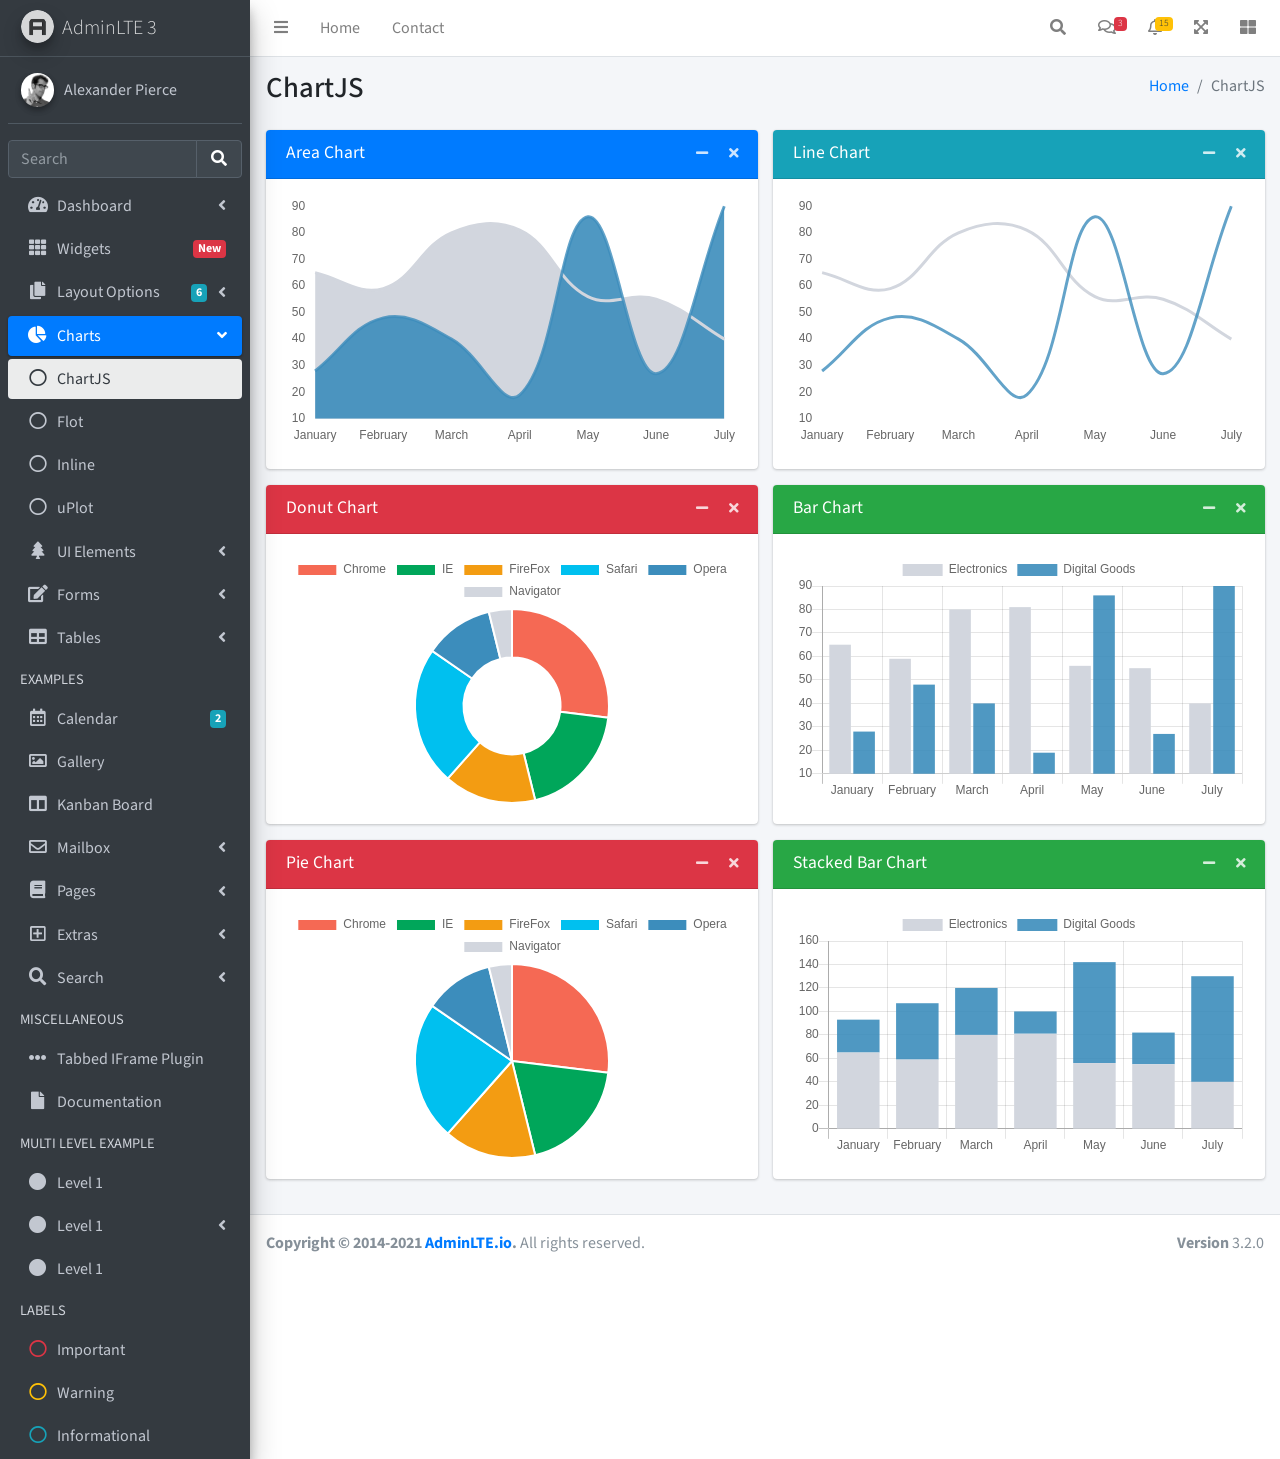
<file: templates/charts/chartjs.html>
<!DOCTYPE html>
<html lang="en">
<head>
  <meta charset="utf-8">
  <meta name="viewport" content="width=device-width, initial-scale=1">
  <title>AdminLTE 3 | ChartJS</title>

  <!-- Google Font: Source Sans Pro -->
  <link rel="stylesheet" href="https://fonts.googleapis.com/css?family=Source+Sans+Pro:300,400,400i,700&display=fallback">
  <!-- Font Awesome -->
  <link rel="stylesheet" href="../../plugins/fontawesome-free/css/all.min.css">
  <!-- Theme style -->
  <link rel="stylesheet" href="../../dist/css/adminlte.min.css">
</head>
<body class="hold-transition sidebar-mini">
<div class="wrapper">
  <!-- Navbar -->
  <nav class="main-header navbar navbar-expand navbar-white navbar-light">
    <!-- Left navbar links -->
    <ul class="navbar-nav">
      <li class="nav-item">
        <a class="nav-link" data-widget="pushmenu" href="#" role="button"><i class="fas fa-bars"></i></a>
      </li>
      <li class="nav-item d-none d-sm-inline-block">
        <a href="../../index3.html" class="nav-link">Home</a>
      </li>
      <li class="nav-item d-none d-sm-inline-block">
        <a href="#" class="nav-link">Contact</a>
      </li>
    </ul>

    <!-- Right navbar links -->
    <ul class="navbar-nav ml-auto">
      <!-- Navbar Search -->
      <li class="nav-item">
        <a class="nav-link" data-widget="navbar-search" href="#" role="button">
          <i class="fas fa-search"></i>
        </a>
        <div class="navbar-search-block">
          <form class="form-inline">
            <div class="input-group input-group-sm">
              <input class="form-control form-control-navbar" type="search" placeholder="Search" aria-label="Search">
              <div class="input-group-append">
                <button class="btn btn-navbar" type="submit">
                  <i class="fas fa-search"></i>
                </button>
                <button class="btn btn-navbar" type="button" data-widget="navbar-search">
                  <i class="fas fa-times"></i>
                </button>
              </div>
            </div>
          </form>
        </div>
      </li>

      <!-- Messages Dropdown Menu -->
      <li class="nav-item dropdown">
        <a class="nav-link" data-toggle="dropdown" href="#">
          <i class="far fa-comments"></i>
          <span class="badge badge-danger navbar-badge">3</span>
        </a>
        <div class="dropdown-menu dropdown-menu-lg dropdown-menu-right">
          <a href="#" class="dropdown-item">
            <!-- Message Start -->
            <div class="media">
              <img src="../../dist/img/user1-128x128.jpg" alt="User Avatar" class="img-size-50 mr-3 img-circle">
              <div class="media-body">
                <h3 class="dropdown-item-title">
                  Brad Diesel
                  <span class="float-right text-sm text-danger"><i class="fas fa-star"></i></span>
                </h3>
                <p class="text-sm">Call me whenever you can...</p>
                <p class="text-sm text-muted"><i class="far fa-clock mr-1"></i> 4 Hours Ago</p>
              </div>
            </div>
            <!-- Message End -->
          </a>
          <div class="dropdown-divider"></div>
          <a href="#" class="dropdown-item">
            <!-- Message Start -->
            <div class="media">
              <img src="../../dist/img/user8-128x128.jpg" alt="User Avatar" class="img-size-50 img-circle mr-3">
              <div class="media-body">
                <h3 class="dropdown-item-title">
                  John Pierce
                  <span class="float-right text-sm text-muted"><i class="fas fa-star"></i></span>
                </h3>
                <p class="text-sm">I got your message bro</p>
                <p class="text-sm text-muted"><i class="far fa-clock mr-1"></i> 4 Hours Ago</p>
              </div>
            </div>
            <!-- Message End -->
          </a>
          <div class="dropdown-divider"></div>
          <a href="#" class="dropdown-item">
            <!-- Message Start -->
            <div class="media">
              <img src="../../dist/img/user3-128x128.jpg" alt="User Avatar" class="img-size-50 img-circle mr-3">
              <div class="media-body">
                <h3 class="dropdown-item-title">
                  Nora Silvester
                  <span class="float-right text-sm text-warning"><i class="fas fa-star"></i></span>
                </h3>
                <p class="text-sm">The subject goes here</p>
                <p class="text-sm text-muted"><i class="far fa-clock mr-1"></i> 4 Hours Ago</p>
              </div>
            </div>
            <!-- Message End -->
          </a>
          <div class="dropdown-divider"></div>
          <a href="#" class="dropdown-item dropdown-footer">See All Messages</a>
        </div>
      </li>
      <!-- Notifications Dropdown Menu -->
      <li class="nav-item dropdown">
        <a class="nav-link" data-toggle="dropdown" href="#">
          <i class="far fa-bell"></i>
          <span class="badge badge-warning navbar-badge">15</span>
        </a>
        <div class="dropdown-menu dropdown-menu-lg dropdown-menu-right">
          <span class="dropdown-item dropdown-header">15 Notifications</span>
          <div class="dropdown-divider"></div>
          <a href="#" class="dropdown-item">
            <i class="fas fa-envelope mr-2"></i> 4 new messages
            <span class="float-right text-muted text-sm">3 mins</span>
          </a>
          <div class="dropdown-divider"></div>
          <a href="#" class="dropdown-item">
            <i class="fas fa-users mr-2"></i> 8 friend requests
            <span class="float-right text-muted text-sm">12 hours</span>
          </a>
          <div class="dropdown-divider"></div>
          <a href="#" class="dropdown-item">
            <i class="fas fa-file mr-2"></i> 3 new reports
            <span class="float-right text-muted text-sm">2 days</span>
          </a>
          <div class="dropdown-divider"></div>
          <a href="#" class="dropdown-item dropdown-footer">See All Notifications</a>
        </div>
      </li>
      <li class="nav-item">
        <a class="nav-link" data-widget="fullscreen" href="#" role="button">
          <i class="fas fa-expand-arrows-alt"></i>
        </a>
      </li>
      <li class="nav-item">
        <a class="nav-link" data-widget="control-sidebar" data-slide="true" href="#" role="button">
          <i class="fas fa-th-large"></i>
        </a>
      </li>
    </ul>
  </nav>
  <!-- /.navbar -->

  <!-- Main Sidebar Container -->
  <aside class="main-sidebar sidebar-dark-primary elevation-4">
    <!-- Brand Logo -->
    <a href="../../index3.html" class="brand-link">
      <img src="../../dist/img/AdminLTELogo.png"
           alt="AdminLTE Logo" class="brand-image img-circle elevation-3" style="opacity: .8">
      <span class="brand-text font-weight-light">AdminLTE 3</span>
    </a>

    <!-- Sidebar -->
    <div class="sidebar">
      <!-- Sidebar user panel (optional) -->
      <div class="user-panel mt-3 pb-3 mb-3 d-flex">
        <div class="image">
          <img src="../../dist/img/user2-160x160.jpg" class="img-circle elevation-2" alt="User Image">
        </div>
        <div class="info">
          <a href="#" class="d-block">Alexander Pierce</a>
        </div>
      </div>

      <!-- SidebarSearch Form -->
      <div class="form-inline">
        <div class="input-group" data-widget="sidebar-search">
          <input class="form-control form-control-sidebar" type="search" placeholder="Search" aria-label="Search">
          <div class="input-group-append">
            <button class="btn btn-sidebar">
              <i class="fas fa-search fa-fw"></i>
            </button>
          </div>
        </div>
      </div>

      <!-- Sidebar Menu -->
      <nav class="mt-2">
        <ul class="nav nav-pills nav-sidebar flex-column" data-widget="treeview" role="menu" data-accordion="false">
          <!-- Add icons to the links using the .nav-icon class
               with font-awesome or any other icon font library -->
          <li class="nav-item">
            <a href="#" class="nav-link">
              <i class="nav-icon fas fa-tachometer-alt"></i>
              <p>
                Dashboard
                <i class="right fas fa-angle-left"></i>
              </p>
            </a>
            <ul class="nav nav-treeview">
              <li class="nav-item">
                <a href="../../index.html" class="nav-link">
                  <i class="far fa-circle nav-icon"></i>
                  <p>Dashboard v1</p>
                </a>
              </li>
              <li class="nav-item">
                <a href="../../index2.html" class="nav-link">
                  <i class="far fa-circle nav-icon"></i>
                  <p>Dashboard v2</p>
                </a>
              </li>
              <li class="nav-item">
                <a href="../../index3.html" class="nav-link">
                  <i class="far fa-circle nav-icon"></i>
                  <p>Dashboard v3</p>
                </a>
              </li>
            </ul>
          </li>
          <li class="nav-item">
            <a href="../widgets.html" class="nav-link">
              <i class="nav-icon fas fa-th"></i>
              <p>
                Widgets
                <span class="right badge badge-danger">New</span>
              </p>
            </a>
          </li>
          <li class="nav-item">
            <a href="#" class="nav-link">
              <i class="nav-icon fas fa-copy"></i>
              <p>
                Layout Options
                <i class="fas fa-angle-left right"></i>
                <span class="badge badge-info right">6</span>
              </p>
            </a>
            <ul class="nav nav-treeview">
              <li class="nav-item">
                <a href="../layout/top-nav.html" class="nav-link">
                  <i class="far fa-circle nav-icon"></i>
                  <p>Top Navigation</p>
                </a>
              </li>
              <li class="nav-item">
                <a href="../layout/top-nav-sidebar.html" class="nav-link">
                  <i class="far fa-circle nav-icon"></i>
                  <p>Top Navigation + Sidebar</p>
                </a>
              </li>
              <li class="nav-item">
                <a href="../layout/boxed.html" class="nav-link">
                  <i class="far fa-circle nav-icon"></i>
                  <p>Boxed</p>
                </a>
              </li>
              <li class="nav-item">
                <a href="../layout/fixed-sidebar.html" class="nav-link">
                  <i class="far fa-circle nav-icon"></i>
                  <p>Fixed Sidebar</p>
                </a>
              </li>
              <li class="nav-item">
                <a href="../layout/fixed-sidebar-custom.html" class="nav-link">
                  <i class="far fa-circle nav-icon"></i>
                  <p>Fixed Sidebar <small>+ Custom Area</small></p>
                </a>
              </li>
              <li class="nav-item">
                <a href="../layout/fixed-topnav.html" class="nav-link">
                  <i class="far fa-circle nav-icon"></i>
                  <p>Fixed Navbar</p>
                </a>
              </li>
              <li class="nav-item">
                <a href="../layout/fixed-footer.html" class="nav-link">
                  <i class="far fa-circle nav-icon"></i>
                  <p>Fixed Footer</p>
                </a>
              </li>
              <li class="nav-item">
                <a href="../layout/collapsed-sidebar.html" class="nav-link">
                  <i class="far fa-circle nav-icon"></i>
                  <p>Collapsed Sidebar</p>
                </a>
              </li>
            </ul>
          </li>
          <li class="nav-item menu-open">
            <a href="#" class="nav-link active">
              <i class="nav-icon fas fa-chart-pie"></i>
              <p>
                Charts
                <i class="right fas fa-angle-left"></i>
              </p>
            </a>
            <ul class="nav nav-treeview">
              <li class="nav-item">
                <a href="chartjs.html" class="nav-link active">
                  <i class="far fa-circle nav-icon"></i>
                  <p>ChartJS</p>
                </a>
              </li>
              <li class="nav-item">
                <a href="flot.html" class="nav-link">
                  <i class="far fa-circle nav-icon"></i>
                  <p>Flot</p>
                </a>
              </li>
              <li class="nav-item">
                <a href="inline.html" class="nav-link">
                  <i class="far fa-circle nav-icon"></i>
                  <p>Inline</p>
                </a>
              </li>
              <li class="nav-item">
                <a href="uplot.html" class="nav-link">
                  <i class="far fa-circle nav-icon"></i>
                  <p>uPlot</p>
                </a>
              </li>
            </ul>
          </li>
          <li class="nav-item">
            <a href="#" class="nav-link">
              <i class="nav-icon fas fa-tree"></i>
              <p>
                UI Elements
                <i class="fas fa-angle-left right"></i>
              </p>
            </a>
            <ul class="nav nav-treeview">
              <li class="nav-item">
                <a href="../UI/general.html" class="nav-link">
                  <i class="far fa-circle nav-icon"></i>
                  <p>General</p>
                </a>
              </li>
              <li class="nav-item">
                <a href="../UI/icons.html" class="nav-link">
                  <i class="far fa-circle nav-icon"></i>
                  <p>Icons</p>
                </a>
              </li>
              <li class="nav-item">
                <a href="../UI/buttons.html" class="nav-link">
                  <i class="far fa-circle nav-icon"></i>
                  <p>Buttons</p>
                </a>
              </li>
              <li class="nav-item">
                <a href="../UI/sliders.html" class="nav-link">
                  <i class="far fa-circle nav-icon"></i>
                  <p>Sliders</p>
                </a>
              </li>
              <li class="nav-item">
                <a href="../UI/modals.html" class="nav-link">
                  <i class="far fa-circle nav-icon"></i>
                  <p>Modals & Alerts</p>
                </a>
              </li>
              <li class="nav-item">
                <a href="../UI/navbar.html" class="nav-link">
                  <i class="far fa-circle nav-icon"></i>
                  <p>Navbar & Tabs</p>
                </a>
              </li>
              <li class="nav-item">
                <a href="../UI/timeline.html" class="nav-link">
                  <i class="far fa-circle nav-icon"></i>
                  <p>Timeline</p>
                </a>
              </li>
              <li class="nav-item">
                <a href="../UI/ribbons.html" class="nav-link">
                  <i class="far fa-circle nav-icon"></i>
                  <p>Ribbons</p>
                </a>
              </li>
            </ul>
          </li>
          <li class="nav-item">
            <a href="#" class="nav-link">
              <i class="nav-icon fas fa-edit"></i>
              <p>
                Forms
                <i class="fas fa-angle-left right"></i>
              </p>
            </a>
            <ul class="nav nav-treeview">
              <li class="nav-item">
                <a href="../forms/general.html" class="nav-link">
                  <i class="far fa-circle nav-icon"></i>
                  <p>General Elements</p>
                </a>
              </li>
              <li class="nav-item">
                <a href="../forms/advanced.html" class="nav-link">
                  <i class="far fa-circle nav-icon"></i>
                  <p>Advanced Elements</p>
                </a>
              </li>
              <li class="nav-item">
                <a href="../forms/editors.html" class="nav-link">
                  <i class="far fa-circle nav-icon"></i>
                  <p>Editors</p>
                </a>
              </li>
              <li class="nav-item">
                <a href="../forms/validation.html" class="nav-link">
                  <i class="far fa-circle nav-icon"></i>
                  <p>Validation</p>
                </a>
              </li>
            </ul>
          </li>
          <li class="nav-item">
            <a href="#" class="nav-link">
              <i class="nav-icon fas fa-table"></i>
              <p>
                Tables
                <i class="fas fa-angle-left right"></i>
              </p>
            </a>
            <ul class="nav nav-treeview">
              <li class="nav-item">
                <a href="../tables/simple.html" class="nav-link">
                  <i class="far fa-circle nav-icon"></i>
                  <p>Simple Tables</p>
                </a>
              </li>
              <li class="nav-item">
                <a href="../tables/data.html" class="nav-link">
                  <i class="far fa-circle nav-icon"></i>
                  <p>DataTables</p>
                </a>
              </li>
              <li class="nav-item">
                <a href="../tables/jsgrid.html" class="nav-link">
                  <i class="far fa-circle nav-icon"></i>
                  <p>jsGrid</p>
                </a>
              </li>
            </ul>
          </li>
          <li class="nav-header">EXAMPLES</li>
          <li class="nav-item">
            <a href="../calendar.html" class="nav-link">
              <i class="nav-icon far fa-calendar-alt"></i>
              <p>
                Calendar
                <span class="badge badge-info right">2</span>
              </p>
            </a>
          </li>
          <li class="nav-item">
            <a href="../gallery.html" class="nav-link">
              <i class="nav-icon far fa-image"></i>
              <p>
                Gallery
              </p>
            </a>
          </li>
          <li class="nav-item">
            <a href="../kanban.html" class="nav-link">
              <i class="nav-icon fas fa-columns"></i>
              <p>
                Kanban Board
              </p>
            </a>
          </li>
          <li class="nav-item">
            <a href="#" class="nav-link">
              <i class="nav-icon far fa-envelope"></i>
              <p>
                Mailbox
                <i class="fas fa-angle-left right"></i>
              </p>
            </a>
            <ul class="nav nav-treeview">
              <li class="nav-item">
                <a href="../mailbox/mailbox.html" class="nav-link">
                  <i class="far fa-circle nav-icon"></i>
                  <p>Inbox</p>
                </a>
              </li>
              <li class="nav-item">
                <a href="../mailbox/compose.html" class="nav-link">
                  <i class="far fa-circle nav-icon"></i>
                  <p>Compose</p>
                </a>
              </li>
              <li class="nav-item">
                <a href="../mailbox/read-mail.html" class="nav-link">
                  <i class="far fa-circle nav-icon"></i>
                  <p>Read</p>
                </a>
              </li>
            </ul>
          </li>
          <li class="nav-item">
            <a href="#" class="nav-link">
              <i class="nav-icon fas fa-book"></i>
              <p>
                Pages
                <i class="fas fa-angle-left right"></i>
              </p>
            </a>
            <ul class="nav nav-treeview">
              <li class="nav-item">
                <a href="../examples/invoice.html" class="nav-link">
                  <i class="far fa-circle nav-icon"></i>
                  <p>Invoice</p>
                </a>
              </li>
              <li class="nav-item">
                <a href="../examples/profile.html" class="nav-link">
                  <i class="far fa-circle nav-icon"></i>
                  <p>Profile</p>
                </a>
              </li>
              <li class="nav-item">
                <a href="../examples/e-commerce.html" class="nav-link">
                  <i class="far fa-circle nav-icon"></i>
                  <p>E-commerce</p>
                </a>
              </li>
              <li class="nav-item">
                <a href="../examples/projects.html" class="nav-link">
                  <i class="far fa-circle nav-icon"></i>
                  <p>Projects</p>
                </a>
              </li>
              <li class="nav-item">
                <a href="../examples/project-add.html" class="nav-link">
                  <i class="far fa-circle nav-icon"></i>
                  <p>Project Add</p>
                </a>
              </li>
              <li class="nav-item">
                <a href="../examples/project-edit.html" class="nav-link">
                  <i class="far fa-circle nav-icon"></i>
                  <p>Project Edit</p>
                </a>
              </li>
              <li class="nav-item">
                <a href="../examples/project-detail.html" class="nav-link">
                  <i class="far fa-circle nav-icon"></i>
                  <p>Project Detail</p>
                </a>
              </li>
              <li class="nav-item">
                <a href="../examples/contacts.html" class="nav-link">
                  <i class="far fa-circle nav-icon"></i>
                  <p>Contacts</p>
                </a>
              </li>
              <li class="nav-item">
                <a href="../examples/faq.html" class="nav-link">
                  <i class="far fa-circle nav-icon"></i>
                  <p>FAQ</p>
                </a>
              </li>
              <li class="nav-item">
                <a href="../examples/contact-us.html" class="nav-link">
                  <i class="far fa-circle nav-icon"></i>
                  <p>Contact us</p>
                </a>
              </li>
            </ul>
          </li>
          <li class="nav-item">
            <a href="#" class="nav-link">
              <i class="nav-icon far fa-plus-square"></i>
              <p>
                Extras
                <i class="fas fa-angle-left right"></i>
              </p>
            </a>
            <ul class="nav nav-treeview">
              <li class="nav-item">
                <a href="#" class="nav-link">
                  <i class="far fa-circle nav-icon"></i>
                  <p>
                    Login & Register v1
                    <i class="fas fa-angle-left right"></i>
                  </p>
                </a>
                <ul class="nav nav-treeview">
                  <li class="nav-item">
                    <a href="../examples/login.html" class="nav-link">
                      <i class="far fa-circle nav-icon"></i>
                      <p>Login v1</p>
                    </a>
                  </li>
                  <li class="nav-item">
                    <a href="../examples/register.html" class="nav-link">
                      <i class="far fa-circle nav-icon"></i>
                      <p>Register v1</p>
                    </a>
                  </li>
                  <li class="nav-item">
                    <a href="../examples/forgot-password.html" class="nav-link">
                      <i class="far fa-circle nav-icon"></i>
                      <p>Forgot Password v1</p>
                    </a>
                  </li>
                  <li class="nav-item">
                    <a href="../examples/recover-password.html" class="nav-link">
                      <i class="far fa-circle nav-icon"></i>
                      <p>Recover Password v1</p>
                    </a>
                  </li>
                </ul>
              </li>
              <li class="nav-item">
                <a href="#" class="nav-link">
                  <i class="far fa-circle nav-icon"></i>
                  <p>
                    Login & Register v2
                    <i class="fas fa-angle-left right"></i>
                  </p>
                </a>
                <ul class="nav nav-treeview">
                  <li class="nav-item">
                    <a href="../examples/login-v2.html" class="nav-link">
                      <i class="far fa-circle nav-icon"></i>
                      <p>Login v2</p>
                    </a>
                  </li>
                  <li class="nav-item">
                    <a href="../examples/register-v2.html" class="nav-link">
                      <i class="far fa-circle nav-icon"></i>
                      <p>Register v2</p>
                    </a>
                  </li>
                  <li class="nav-item">
                    <a href="../examples/forgot-password-v2.html" class="nav-link">
                      <i class="far fa-circle nav-icon"></i>
                      <p>Forgot Password v2</p>
                    </a>
                  </li>
                  <li class="nav-item">
                    <a href="../examples/recover-password-v2.html" class="nav-link">
                      <i class="far fa-circle nav-icon"></i>
                      <p>Recover Password v2</p>
                    </a>
                  </li>
                </ul>
              </li>
              <li class="nav-item">
                <a href="../examples/lockscreen.html" class="nav-link">
                  <i class="far fa-circle nav-icon"></i>
                  <p>Lockscreen</p>
                </a>
              </li>
              <li class="nav-item">
                <a href="../examples/legacy-user-menu.html" class="nav-link">
                  <i class="far fa-circle nav-icon"></i>
                  <p>Legacy User Menu</p>
                </a>
              </li>
              <li class="nav-item">
                <a href="../examples/language-menu.html" class="nav-link">
                  <i class="far fa-circle nav-icon"></i>
                  <p>Language Menu</p>
                </a>
              </li>
              <li class="nav-item">
                <a href="../examples/404.html" class="nav-link">
                  <i class="far fa-circle nav-icon"></i>
                  <p>Error 404</p>
                </a>
              </li>
              <li class="nav-item">
                <a href="../examples/500.html" class="nav-link">
                  <i class="far fa-circle nav-icon"></i>
                  <p>Error 500</p>
                </a>
              </li>
              <li class="nav-item">
                <a href="../examples/pace.html" class="nav-link">
                  <i class="far fa-circle nav-icon"></i>
                  <p>Pace</p>
                </a>
              </li>
              <li class="nav-item">
                <a href="../examples/blank.html" class="nav-link">
                  <i class="far fa-circle nav-icon"></i>
                  <p>Blank Page</p>
                </a>
              </li>
              <li class="nav-item">
                <a href="../../starter.html" class="nav-link">
                  <i class="far fa-circle nav-icon"></i>
                  <p>Starter Page</p>
                </a>
              </li>
            </ul>
          </li>
          <li class="nav-item">
            <a href="#" class="nav-link">
              <i class="nav-icon fas fa-search"></i>
              <p>
                Search
                <i class="fas fa-angle-left right"></i>
              </p>
            </a>
            <ul class="nav nav-treeview">
              <li class="nav-item">
                <a href="../search/simple.html" class="nav-link">
                  <i class="far fa-circle nav-icon"></i>
                  <p>Simple Search</p>
                </a>
              </li>
              <li class="nav-item">
                <a href="../search/enhanced.html" class="nav-link">
                  <i class="far fa-circle nav-icon"></i>
                  <p>Enhanced</p>
                </a>
              </li>
            </ul>
          </li>
          <li class="nav-header">MISCELLANEOUS</li>
          <li class="nav-item">
            <a href="../../iframe.html" class="nav-link">
              <i class="nav-icon fas fa-ellipsis-h"></i>
              <p>Tabbed IFrame Plugin</p>
            </a>
          </li>
          <li class="nav-item">
            <a href="https://adminlte.io/docs/3.1/" class="nav-link">
              <i class="nav-icon fas fa-file"></i>
              <p>Documentation</p>
            </a>
          </li>
          <li class="nav-header">MULTI LEVEL EXAMPLE</li>
          <li class="nav-item">
            <a href="#" class="nav-link">
              <i class="fas fa-circle nav-icon"></i>
              <p>Level 1</p>
            </a>
          </li>
          <li class="nav-item">
            <a href="#" class="nav-link">
              <i class="nav-icon fas fa-circle"></i>
              <p>
                Level 1
                <i class="right fas fa-angle-left"></i>
              </p>
            </a>
            <ul class="nav nav-treeview">
              <li class="nav-item">
                <a href="#" class="nav-link">
                  <i class="far fa-circle nav-icon"></i>
                  <p>Level 2</p>
                </a>
              </li>
              <li class="nav-item">
                <a href="#" class="nav-link">
                  <i class="far fa-circle nav-icon"></i>
                  <p>
                    Level 2
                    <i class="right fas fa-angle-left"></i>
                  </p>
                </a>
                <ul class="nav nav-treeview">
                  <li class="nav-item">
                    <a href="#" class="nav-link">
                      <i class="far fa-dot-circle nav-icon"></i>
                      <p>Level 3</p>
                    </a>
                  </li>
                  <li class="nav-item">
                    <a href="#" class="nav-link">
                      <i class="far fa-dot-circle nav-icon"></i>
                      <p>Level 3</p>
                    </a>
                  </li>
                  <li class="nav-item">
                    <a href="#" class="nav-link">
                      <i class="far fa-dot-circle nav-icon"></i>
                      <p>Level 3</p>
                    </a>
                  </li>
                </ul>
              </li>
              <li class="nav-item">
                <a href="#" class="nav-link">
                  <i class="far fa-circle nav-icon"></i>
                  <p>Level 2</p>
                </a>
              </li>
            </ul>
          </li>
          <li class="nav-item">
            <a href="#" class="nav-link">
              <i class="fas fa-circle nav-icon"></i>
              <p>Level 1</p>
            </a>
          </li>
          <li class="nav-header">LABELS</li>
          <li class="nav-item">
            <a href="#" class="nav-link">
              <i class="nav-icon far fa-circle text-danger"></i>
              <p class="text">Important</p>
            </a>
          </li>
          <li class="nav-item">
            <a href="#" class="nav-link">
              <i class="nav-icon far fa-circle text-warning"></i>
              <p>Warning</p>
            </a>
          </li>
          <li class="nav-item">
            <a href="#" class="nav-link">
              <i class="nav-icon far fa-circle text-info"></i>
              <p>Informational</p>
            </a>
          </li>
        </ul>
      </nav>
      <!-- /.sidebar-menu -->
    </div>
    <!-- /.sidebar -->
  </aside>

  <!-- Content Wrapper. Contains page content -->
  <div class="content-wrapper">
    <!-- Content Header (Page header) -->
    <section class="content-header">
      <div class="container-fluid">
        <div class="row mb-2">
          <div class="col-sm-6">
            <h1>ChartJS</h1>
          </div>
          <div class="col-sm-6">
            <ol class="breadcrumb float-sm-right">
              <li class="breadcrumb-item"><a href="#">Home</a></li>
              <li class="breadcrumb-item active">ChartJS</li>
            </ol>
          </div>
        </div>
      </div><!-- /.container-fluid -->
    </section>

    <!-- Main content -->
    <section class="content">
      <div class="container-fluid">
        <div class="row">
          <div class="col-md-6">
            <!-- AREA CHART -->
            <div class="card card-primary">
              <div class="card-header">
                <h3 class="card-title">Area Chart</h3>

                <div class="card-tools">
                  <button type="button" class="btn btn-tool" data-card-widget="collapse">
                    <i class="fas fa-minus"></i>
                  </button>
                  <button type="button" class="btn btn-tool" data-card-widget="remove">
                    <i class="fas fa-times"></i>
                  </button>
                </div>
              </div>
              <div class="card-body">
                <div class="chart">
                  <canvas id="areaChart" style="min-height: 250px; height: 250px; max-height: 250px; max-width: 100%;"></canvas>
                </div>
              </div>
              <!-- /.card-body -->
            </div>
            <!-- /.card -->

            <!-- DONUT CHART -->
            <div class="card card-danger">
              <div class="card-header">
                <h3 class="card-title">Donut Chart</h3>

                <div class="card-tools">
                  <button type="button" class="btn btn-tool" data-card-widget="collapse">
                    <i class="fas fa-minus"></i>
                  </button>
                  <button type="button" class="btn btn-tool" data-card-widget="remove">
                    <i class="fas fa-times"></i>
                  </button>
                </div>
              </div>
              <div class="card-body">
                <canvas id="donutChart" style="min-height: 250px; height: 250px; max-height: 250px; max-width: 100%;"></canvas>
              </div>
              <!-- /.card-body -->
            </div>
            <!-- /.card -->

            <!-- PIE CHART -->
            <div class="card card-danger">
              <div class="card-header">
                <h3 class="card-title">Pie Chart</h3>

                <div class="card-tools">
                  <button type="button" class="btn btn-tool" data-card-widget="collapse">
                    <i class="fas fa-minus"></i>
                  </button>
                  <button type="button" class="btn btn-tool" data-card-widget="remove">
                    <i class="fas fa-times"></i>
                  </button>
                </div>
              </div>
              <div class="card-body">
                <canvas id="pieChart" style="min-height: 250px; height: 250px; max-height: 250px; max-width: 100%;"></canvas>
              </div>
              <!-- /.card-body -->
            </div>
            <!-- /.card -->

          </div>
          <!-- /.col (LEFT) -->
          <div class="col-md-6">
            <!-- LINE CHART -->
            <div class="card card-info">
              <div class="card-header">
                <h3 class="card-title">Line Chart</h3>

                <div class="card-tools">
                  <button type="button" class="btn btn-tool" data-card-widget="collapse">
                    <i class="fas fa-minus"></i>
                  </button>
                  <button type="button" class="btn btn-tool" data-card-widget="remove">
                    <i class="fas fa-times"></i>
                  </button>
                </div>
              </div>
              <div class="card-body">
                <div class="chart">
                  <canvas id="lineChart" style="min-height: 250px; height: 250px; max-height: 250px; max-width: 100%;"></canvas>
                </div>
              </div>
              <!-- /.card-body -->
            </div>
            <!-- /.card -->

            <!-- BAR CHART -->
            <div class="card card-success">
              <div class="card-header">
                <h3 class="card-title">Bar Chart</h3>

                <div class="card-tools">
                  <button type="button" class="btn btn-tool" data-card-widget="collapse">
                    <i class="fas fa-minus"></i>
                  </button>
                  <button type="button" class="btn btn-tool" data-card-widget="remove">
                    <i class="fas fa-times"></i>
                  </button>
                </div>
              </div>
              <div class="card-body">
                <div class="chart">
                  <canvas id="barChart" style="min-height: 250px; height: 250px; max-height: 250px; max-width: 100%;"></canvas>
                </div>
              </div>
              <!-- /.card-body -->
            </div>
            <!-- /.card -->

            <!-- STACKED BAR CHART -->
            <div class="card card-success">
              <div class="card-header">
                <h3 class="card-title">Stacked Bar Chart</h3>

                <div class="card-tools">
                  <button type="button" class="btn btn-tool" data-card-widget="collapse">
                    <i class="fas fa-minus"></i>
                  </button>
                  <button type="button" class="btn btn-tool" data-card-widget="remove">
                    <i class="fas fa-times"></i>
                  </button>
                </div>
              </div>
              <div class="card-body">
                <div class="chart">
                  <canvas id="stackedBarChart" style="min-height: 250px; height: 250px; max-height: 250px; max-width: 100%;"></canvas>
                </div>
              </div>
              <!-- /.card-body -->
            </div>
            <!-- /.card -->

          </div>
          <!-- /.col (RIGHT) -->
        </div>
        <!-- /.row -->
      </div><!-- /.container-fluid -->
    </section>
    <!-- /.content -->
  </div>
  <!-- /.content-wrapper -->
  <footer class="main-footer">
    <div class="float-right d-none d-sm-block">
      <b>Version</b> 3.2.0
    </div>
    <strong>Copyright &copy; 2014-2021 <a href="https://adminlte.io">AdminLTE.io</a>.</strong> All rights reserved.
  </footer>

  <!-- Control Sidebar -->
  <aside class="control-sidebar control-sidebar-dark">
    <!-- Add Content Here -->
  </aside>
  <!-- /.control-sidebar -->
</div>
<!-- ./wrapper -->

<!-- jQuery -->
<script src="../../plugins/jquery/jquery.min.js"></script>
<!-- Bootstrap 4 -->
<script src="../../plugins/bootstrap/js/bootstrap.bundle.min.js"></script>
<!-- ChartJS -->
<script src="../../plugins/chart.js/Chart.min.js"></script>
<!-- AdminLTE App -->
<script src="../../dist/js/adminlte.min.js"></script>
<!-- AdminLTE for demo purposes -->
<script src="../../dist/js/demo.js"></script>
<!-- Page specific script -->
<script>
  $(function () {
    /* ChartJS
     * -------
     * Here we will create a few charts using ChartJS
     */

    //--------------
    //- AREA CHART -
    //--------------

    // Get context with jQuery - using jQuery's .get() method.
    var areaChartCanvas = $('#areaChart').get(0).getContext('2d')

    var areaChartData = {
      labels  : ['January', 'February', 'March', 'April', 'May', 'June', 'July'],
      datasets: [
        {
          label               : 'Digital Goods',
          backgroundColor     : 'rgba(60,141,188,0.9)',
          borderColor         : 'rgba(60,141,188,0.8)',
          pointRadius          : false,
          pointColor          : '#3b8bba',
          pointStrokeColor    : 'rgba(60,141,188,1)',
          pointHighlightFill  : '#fff',
          pointHighlightStroke: 'rgba(60,141,188,1)',
          data                : [28, 48, 40, 19, 86, 27, 90]
        },
        {
          label               : 'Electronics',
          backgroundColor     : 'rgba(210, 214, 222, 1)',
          borderColor         : 'rgba(210, 214, 222, 1)',
          pointRadius         : false,
          pointColor          : 'rgba(210, 214, 222, 1)',
          pointStrokeColor    : '#c1c7d1',
          pointHighlightFill  : '#fff',
          pointHighlightStroke: 'rgba(220,220,220,1)',
          data                : [65, 59, 80, 81, 56, 55, 40]
        },
      ]
    }

    var areaChartOptions = {
      maintainAspectRatio : false,
      responsive : true,
      legend: {
        display: false
      },
      scales: {
        xAxes: [{
          gridLines : {
            display : false,
          }
        }],
        yAxes: [{
          gridLines : {
            display : false,
          }
        }]
      }
    }

    // This will get the first returned node in the jQuery collection.
    new Chart(areaChartCanvas, {
      type: 'line',
      data: areaChartData,
      options: areaChartOptions
    })

    //-------------
    //- LINE CHART -
    //--------------
    var lineChartCanvas = $('#lineChart').get(0).getContext('2d')
    var lineChartOptions = $.extend(true, {}, areaChartOptions)
    var lineChartData = $.extend(true, {}, areaChartData)
    lineChartData.datasets[0].fill = false;
    lineChartData.datasets[1].fill = false;
    lineChartOptions.datasetFill = false

    var lineChart = new Chart(lineChartCanvas, {
      type: 'line',
      data: lineChartData,
      options: lineChartOptions
    })

    //-------------
    //- DONUT CHART -
    //-------------
    // Get context with jQuery - using jQuery's .get() method.
    var donutChartCanvas = $('#donutChart').get(0).getContext('2d')
    var donutData        = {
      labels: [
          'Chrome',
          'IE',
          'FireFox',
          'Safari',
          'Opera',
          'Navigator',
      ],
      datasets: [
        {
          data: [700,500,400,600,300,100],
          backgroundColor : ['#f56954', '#00a65a', '#f39c12', '#00c0ef', '#3c8dbc', '#d2d6de'],
        }
      ]
    }
    var donutOptions     = {
      maintainAspectRatio : false,
      responsive : true,
    }
    //Create pie or douhnut chart
    // You can switch between pie and douhnut using the method below.
    new Chart(donutChartCanvas, {
      type: 'doughnut',
      data: donutData,
      options: donutOptions
    })

    //-------------
    //- PIE CHART -
    //-------------
    // Get context with jQuery - using jQuery's .get() method.
    var pieChartCanvas = $('#pieChart').get(0).getContext('2d')
    var pieData        = donutData;
    var pieOptions     = {
      maintainAspectRatio : false,
      responsive : true,
    }
    //Create pie or douhnut chart
    // You can switch between pie and douhnut using the method below.
    new Chart(pieChartCanvas, {
      type: 'pie',
      data: pieData,
      options: pieOptions
    })

    //-------------
    //- BAR CHART -
    //-------------
    var barChartCanvas = $('#barChart').get(0).getContext('2d')
    var barChartData = $.extend(true, {}, areaChartData)
    var temp0 = areaChartData.datasets[0]
    var temp1 = areaChartData.datasets[1]
    barChartData.datasets[0] = temp1
    barChartData.datasets[1] = temp0

    var barChartOptions = {
      responsive              : true,
      maintainAspectRatio     : false,
      datasetFill             : false
    }

    new Chart(barChartCanvas, {
      type: 'bar',
      data: barChartData,
      options: barChartOptions
    })

    //---------------------
    //- STACKED BAR CHART -
    //---------------------
    var stackedBarChartCanvas = $('#stackedBarChart').get(0).getContext('2d')
    var stackedBarChartData = $.extend(true, {}, barChartData)

    var stackedBarChartOptions = {
      responsive              : true,
      maintainAspectRatio     : false,
      scales: {
        xAxes: [{
          stacked: true,
        }],
        yAxes: [{
          stacked: true
        }]
      }
    }

    new Chart(stackedBarChartCanvas, {
      type: 'bar',
      data: stackedBarChartData,
      options: stackedBarChartOptions
    })
  })
</script>
</body>
</html>
</file>
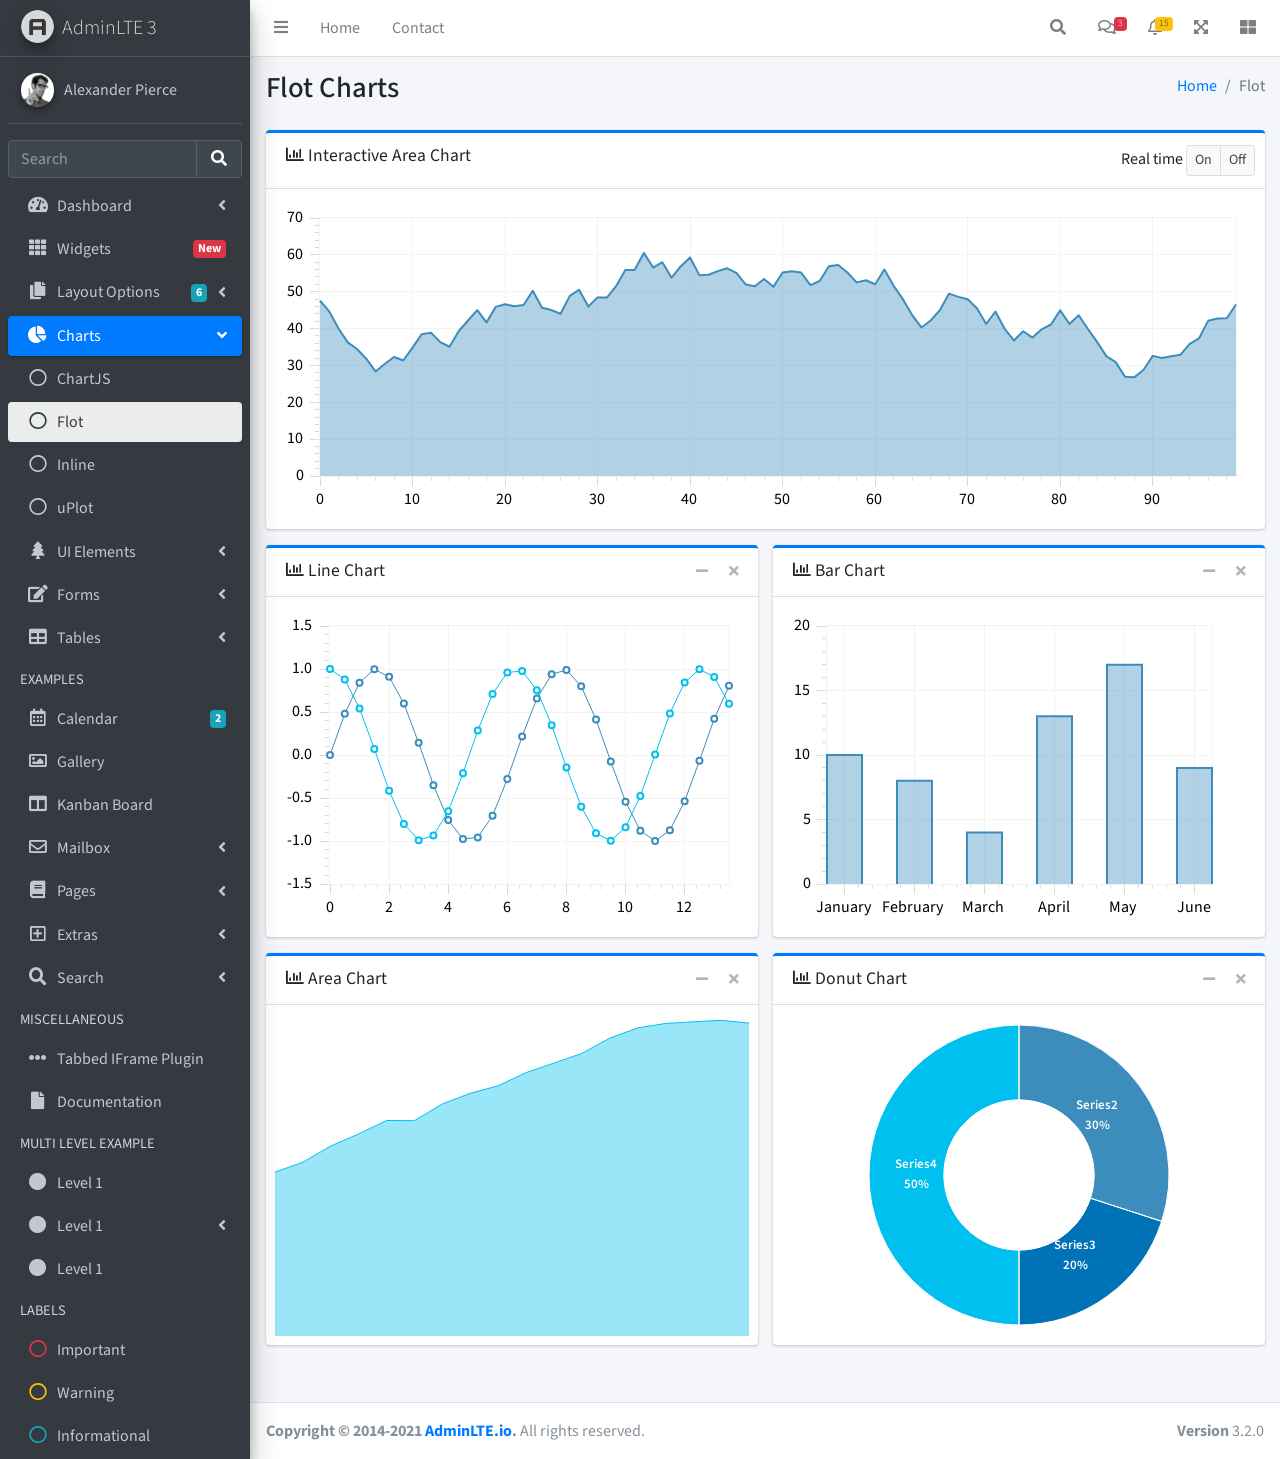
<file: templates/charts/flot.html>
<!DOCTYPE html>
<html lang="en">
<head>
  <meta charset="utf-8">
  <meta name="viewport" content="width=device-width, initial-scale=1">
  <title>AdminLTE 3 | Flot Charts</title>

  <!-- Google Font: Source Sans Pro -->
  <link rel="stylesheet" href="https://fonts.googleapis.com/css?family=Source+Sans+Pro:300,400,400i,700&display=fallback">
  <!-- Font Awesome -->
  <link rel="stylesheet" href="../../plugins/fontawesome-free/css/all.min.css">
  <!-- Theme style -->
  <link rel="stylesheet" href="../../dist/css/adminlte.min.css">
</head>
<body class="hold-transition sidebar-mini">
<div class="wrapper">
  <!-- Navbar -->
  <nav class="main-header navbar navbar-expand navbar-white navbar-light">
    <!-- Left navbar links -->
    <ul class="navbar-nav">
      <li class="nav-item">
        <a class="nav-link" data-widget="pushmenu" href="#" role="button"><i class="fas fa-bars"></i></a>
      </li>
      <li class="nav-item d-none d-sm-inline-block">
        <a href="../../index3.html" class="nav-link">Home</a>
      </li>
      <li class="nav-item d-none d-sm-inline-block">
        <a href="#" class="nav-link">Contact</a>
      </li>
    </ul>

    <!-- Right navbar links -->
    <ul class="navbar-nav ml-auto">
      <!-- Navbar Search -->
      <li class="nav-item">
        <a class="nav-link" data-widget="navbar-search" href="#" role="button">
          <i class="fas fa-search"></i>
        </a>
        <div class="navbar-search-block">
          <form class="form-inline">
            <div class="input-group input-group-sm">
              <input class="form-control form-control-navbar" type="search" placeholder="Search" aria-label="Search">
              <div class="input-group-append">
                <button class="btn btn-navbar" type="submit">
                  <i class="fas fa-search"></i>
                </button>
                <button class="btn btn-navbar" type="button" data-widget="navbar-search">
                  <i class="fas fa-times"></i>
                </button>
              </div>
            </div>
          </form>
        </div>
      </li>

      <!-- Messages Dropdown Menu -->
      <li class="nav-item dropdown">
        <a class="nav-link" data-toggle="dropdown" href="#">
          <i class="far fa-comments"></i>
          <span class="badge badge-danger navbar-badge">3</span>
        </a>
        <div class="dropdown-menu dropdown-menu-lg dropdown-menu-right">
          <a href="#" class="dropdown-item">
            <!-- Message Start -->
            <div class="media">
              <img src="../../dist/img/user1-128x128.jpg" alt="User Avatar" class="img-size-50 mr-3 img-circle">
              <div class="media-body">
                <h3 class="dropdown-item-title">
                  Brad Diesel
                  <span class="float-right text-sm text-danger"><i class="fas fa-star"></i></span>
                </h3>
                <p class="text-sm">Call me whenever you can...</p>
                <p class="text-sm text-muted"><i class="far fa-clock mr-1"></i> 4 Hours Ago</p>
              </div>
            </div>
            <!-- Message End -->
          </a>
          <div class="dropdown-divider"></div>
          <a href="#" class="dropdown-item">
            <!-- Message Start -->
            <div class="media">
              <img src="../../dist/img/user8-128x128.jpg" alt="User Avatar" class="img-size-50 img-circle mr-3">
              <div class="media-body">
                <h3 class="dropdown-item-title">
                  John Pierce
                  <span class="float-right text-sm text-muted"><i class="fas fa-star"></i></span>
                </h3>
                <p class="text-sm">I got your message bro</p>
                <p class="text-sm text-muted"><i class="far fa-clock mr-1"></i> 4 Hours Ago</p>
              </div>
            </div>
            <!-- Message End -->
          </a>
          <div class="dropdown-divider"></div>
          <a href="#" class="dropdown-item">
            <!-- Message Start -->
            <div class="media">
              <img src="../../dist/img/user3-128x128.jpg" alt="User Avatar" class="img-size-50 img-circle mr-3">
              <div class="media-body">
                <h3 class="dropdown-item-title">
                  Nora Silvester
                  <span class="float-right text-sm text-warning"><i class="fas fa-star"></i></span>
                </h3>
                <p class="text-sm">The subject goes here</p>
                <p class="text-sm text-muted"><i class="far fa-clock mr-1"></i> 4 Hours Ago</p>
              </div>
            </div>
            <!-- Message End -->
          </a>
          <div class="dropdown-divider"></div>
          <a href="#" class="dropdown-item dropdown-footer">See All Messages</a>
        </div>
      </li>
      <!-- Notifications Dropdown Menu -->
      <li class="nav-item dropdown">
        <a class="nav-link" data-toggle="dropdown" href="#">
          <i class="far fa-bell"></i>
          <span class="badge badge-warning navbar-badge">15</span>
        </a>
        <div class="dropdown-menu dropdown-menu-lg dropdown-menu-right">
          <span class="dropdown-item dropdown-header">15 Notifications</span>
          <div class="dropdown-divider"></div>
          <a href="#" class="dropdown-item">
            <i class="fas fa-envelope mr-2"></i> 4 new messages
            <span class="float-right text-muted text-sm">3 mins</span>
          </a>
          <div class="dropdown-divider"></div>
          <a href="#" class="dropdown-item">
            <i class="fas fa-users mr-2"></i> 8 friend requests
            <span class="float-right text-muted text-sm">12 hours</span>
          </a>
          <div class="dropdown-divider"></div>
          <a href="#" class="dropdown-item">
            <i class="fas fa-file mr-2"></i> 3 new reports
            <span class="float-right text-muted text-sm">2 days</span>
          </a>
          <div class="dropdown-divider"></div>
          <a href="#" class="dropdown-item dropdown-footer">See All Notifications</a>
        </div>
      </li>
      <li class="nav-item">
        <a class="nav-link" data-widget="fullscreen" href="#" role="button">
          <i class="fas fa-expand-arrows-alt"></i>
        </a>
      </li>
      <li class="nav-item">
        <a class="nav-link" data-widget="control-sidebar" data-slide="true" href="#" role="button">
          <i class="fas fa-th-large"></i>
        </a>
      </li>
    </ul>
  </nav>
  <!-- /.navbar -->

  <!-- Main Sidebar Container -->
  <aside class="main-sidebar sidebar-dark-primary elevation-4">
    <!-- Brand Logo -->
    <a href="../../index3.html" class="brand-link">
      <img src="../../dist/img/AdminLTELogo.png" alt="AdminLTE Logo" class="brand-image img-circle elevation-3" style="opacity: .8">
      <span class="brand-text font-weight-light">AdminLTE 3</span>
    </a>

    <!-- Sidebar -->
    <div class="sidebar">
      <!-- Sidebar user panel (optional) -->
      <div class="user-panel mt-3 pb-3 mb-3 d-flex">
        <div class="image">
          <img src="../../dist/img/user2-160x160.jpg" class="img-circle elevation-2" alt="User Image">
        </div>
        <div class="info">
          <a href="#" class="d-block">Alexander Pierce</a>
        </div>
      </div>

      <!-- SidebarSearch Form -->
      <div class="form-inline">
        <div class="input-group" data-widget="sidebar-search">
          <input class="form-control form-control-sidebar" type="search" placeholder="Search" aria-label="Search">
          <div class="input-group-append">
            <button class="btn btn-sidebar">
              <i class="fas fa-search fa-fw"></i>
            </button>
          </div>
        </div>
      </div>

      <!-- Sidebar Menu -->
      <nav class="mt-2">
        <ul class="nav nav-pills nav-sidebar flex-column" data-widget="treeview" role="menu" data-accordion="false">
          <!-- Add icons to the links using the .nav-icon class
               with font-awesome or any other icon font library -->
          <li class="nav-item">
            <a href="#" class="nav-link">
              <i class="nav-icon fas fa-tachometer-alt"></i>
              <p>
                Dashboard
                <i class="right fas fa-angle-left"></i>
              </p>
            </a>
            <ul class="nav nav-treeview">
              <li class="nav-item">
                <a href="../../index.html" class="nav-link">
                  <i class="far fa-circle nav-icon"></i>
                  <p>Dashboard v1</p>
                </a>
              </li>
              <li class="nav-item">
                <a href="../../index2.html" class="nav-link">
                  <i class="far fa-circle nav-icon"></i>
                  <p>Dashboard v2</p>
                </a>
              </li>
              <li class="nav-item">
                <a href="../../index3.html" class="nav-link">
                  <i class="far fa-circle nav-icon"></i>
                  <p>Dashboard v3</p>
                </a>
              </li>
            </ul>
          </li>
          <li class="nav-item">
            <a href="../widgets.html" class="nav-link">
              <i class="nav-icon fas fa-th"></i>
              <p>
                Widgets
                <span class="right badge badge-danger">New</span>
              </p>
            </a>
          </li>
          <li class="nav-item">
            <a href="#" class="nav-link">
              <i class="nav-icon fas fa-copy"></i>
              <p>
                Layout Options
                <i class="fas fa-angle-left right"></i>
                <span class="badge badge-info right">6</span>
              </p>
            </a>
            <ul class="nav nav-treeview">
              <li class="nav-item">
                <a href="../layout/top-nav.html" class="nav-link">
                  <i class="far fa-circle nav-icon"></i>
                  <p>Top Navigation</p>
                </a>
              </li>
              <li class="nav-item">
                <a href="../layout/top-nav-sidebar.html" class="nav-link">
                  <i class="far fa-circle nav-icon"></i>
                  <p>Top Navigation + Sidebar</p>
                </a>
              </li>
              <li class="nav-item">
                <a href="../layout/boxed.html" class="nav-link">
                  <i class="far fa-circle nav-icon"></i>
                  <p>Boxed</p>
                </a>
              </li>
              <li class="nav-item">
                <a href="../layout/fixed-sidebar.html" class="nav-link">
                  <i class="far fa-circle nav-icon"></i>
                  <p>Fixed Sidebar</p>
                </a>
              </li>
              <li class="nav-item">
                <a href="../layout/fixed-sidebar-custom.html" class="nav-link">
                  <i class="far fa-circle nav-icon"></i>
                  <p>Fixed Sidebar <small>+ Custom Area</small></p>
                </a>
              </li>
              <li class="nav-item">
                <a href="../layout/fixed-topnav.html" class="nav-link">
                  <i class="far fa-circle nav-icon"></i>
                  <p>Fixed Navbar</p>
                </a>
              </li>
              <li class="nav-item">
                <a href="../layout/fixed-footer.html" class="nav-link">
                  <i class="far fa-circle nav-icon"></i>
                  <p>Fixed Footer</p>
                </a>
              </li>
              <li class="nav-item">
                <a href="../layout/collapsed-sidebar.html" class="nav-link">
                  <i class="far fa-circle nav-icon"></i>
                  <p>Collapsed Sidebar</p>
                </a>
              </li>
            </ul>
          </li>
          <li class="nav-item menu-open">
            <a href="#" class="nav-link active">
              <i class="nav-icon fas fa-chart-pie"></i>
              <p>
                Charts
                <i class="right fas fa-angle-left"></i>
              </p>
            </a>
            <ul class="nav nav-treeview">
              <li class="nav-item">
                <a href="chartjs.html" class="nav-link">
                  <i class="far fa-circle nav-icon"></i>
                  <p>ChartJS</p>
                </a>
              </li>
              <li class="nav-item">
                <a href="flot.html" class="nav-link active">
                  <i class="far fa-circle nav-icon"></i>
                  <p>Flot</p>
                </a>
              </li>
              <li class="nav-item">
                <a href="inline.html" class="nav-link">
                  <i class="far fa-circle nav-icon"></i>
                  <p>Inline</p>
                </a>
              </li>
              <li class="nav-item">
                <a href="uplot.html" class="nav-link">
                  <i class="far fa-circle nav-icon"></i>
                  <p>uPlot</p>
                </a>
              </li>
            </ul>
          </li>
          <li class="nav-item">
            <a href="#" class="nav-link">
              <i class="nav-icon fas fa-tree"></i>
              <p>
                UI Elements
                <i class="fas fa-angle-left right"></i>
              </p>
            </a>
            <ul class="nav nav-treeview">
              <li class="nav-item">
                <a href="../UI/general.html" class="nav-link">
                  <i class="far fa-circle nav-icon"></i>
                  <p>General</p>
                </a>
              </li>
              <li class="nav-item">
                <a href="../UI/icons.html" class="nav-link">
                  <i class="far fa-circle nav-icon"></i>
                  <p>Icons</p>
                </a>
              </li>
              <li class="nav-item">
                <a href="../UI/buttons.html" class="nav-link">
                  <i class="far fa-circle nav-icon"></i>
                  <p>Buttons</p>
                </a>
              </li>
              <li class="nav-item">
                <a href="../UI/sliders.html" class="nav-link">
                  <i class="far fa-circle nav-icon"></i>
                  <p>Sliders</p>
                </a>
              </li>
              <li class="nav-item">
                <a href="../UI/modals.html" class="nav-link">
                  <i class="far fa-circle nav-icon"></i>
                  <p>Modals & Alerts</p>
                </a>
              </li>
              <li class="nav-item">
                <a href="../UI/navbar.html" class="nav-link">
                  <i class="far fa-circle nav-icon"></i>
                  <p>Navbar & Tabs</p>
                </a>
              </li>
              <li class="nav-item">
                <a href="../UI/timeline.html" class="nav-link">
                  <i class="far fa-circle nav-icon"></i>
                  <p>Timeline</p>
                </a>
              </li>
              <li class="nav-item">
                <a href="../UI/ribbons.html" class="nav-link">
                  <i class="far fa-circle nav-icon"></i>
                  <p>Ribbons</p>
                </a>
              </li>
            </ul>
          </li>
          <li class="nav-item">
            <a href="#" class="nav-link">
              <i class="nav-icon fas fa-edit"></i>
              <p>
                Forms
                <i class="fas fa-angle-left right"></i>
              </p>
            </a>
            <ul class="nav nav-treeview">
              <li class="nav-item">
                <a href="../forms/general.html" class="nav-link">
                  <i class="far fa-circle nav-icon"></i>
                  <p>General Elements</p>
                </a>
              </li>
              <li class="nav-item">
                <a href="../forms/advanced.html" class="nav-link">
                  <i class="far fa-circle nav-icon"></i>
                  <p>Advanced Elements</p>
                </a>
              </li>
              <li class="nav-item">
                <a href="../forms/editors.html" class="nav-link">
                  <i class="far fa-circle nav-icon"></i>
                  <p>Editors</p>
                </a>
              </li>
              <li class="nav-item">
                <a href="../forms/validation.html" class="nav-link">
                  <i class="far fa-circle nav-icon"></i>
                  <p>Validation</p>
                </a>
              </li>
            </ul>
          </li>
          <li class="nav-item">
            <a href="#" class="nav-link">
              <i class="nav-icon fas fa-table"></i>
              <p>
                Tables
                <i class="fas fa-angle-left right"></i>
              </p>
            </a>
            <ul class="nav nav-treeview">
              <li class="nav-item">
                <a href="../tables/simple.html" class="nav-link">
                  <i class="far fa-circle nav-icon"></i>
                  <p>Simple Tables</p>
                </a>
              </li>
              <li class="nav-item">
                <a href="../tables/data.html" class="nav-link">
                  <i class="far fa-circle nav-icon"></i>
                  <p>DataTables</p>
                </a>
              </li>
              <li class="nav-item">
                <a href="../tables/jsgrid.html" class="nav-link">
                  <i class="far fa-circle nav-icon"></i>
                  <p>jsGrid</p>
                </a>
              </li>
            </ul>
          </li>
          <li class="nav-header">EXAMPLES</li>
          <li class="nav-item">
            <a href="../calendar.html" class="nav-link">
              <i class="nav-icon far fa-calendar-alt"></i>
              <p>
                Calendar
                <span class="badge badge-info right">2</span>
              </p>
            </a>
          </li>
          <li class="nav-item">
            <a href="../gallery.html" class="nav-link">
              <i class="nav-icon far fa-image"></i>
              <p>
                Gallery
              </p>
            </a>
          </li>
          <li class="nav-item">
            <a href="../kanban.html" class="nav-link">
              <i class="nav-icon fas fa-columns"></i>
              <p>
                Kanban Board
              </p>
            </a>
          </li>
          <li class="nav-item">
            <a href="#" class="nav-link">
              <i class="nav-icon far fa-envelope"></i>
              <p>
                Mailbox
                <i class="fas fa-angle-left right"></i>
              </p>
            </a>
            <ul class="nav nav-treeview">
              <li class="nav-item">
                <a href="../mailbox/mailbox.html" class="nav-link">
                  <i class="far fa-circle nav-icon"></i>
                  <p>Inbox</p>
                </a>
              </li>
              <li class="nav-item">
                <a href="../mailbox/compose.html" class="nav-link">
                  <i class="far fa-circle nav-icon"></i>
                  <p>Compose</p>
                </a>
              </li>
              <li class="nav-item">
                <a href="../mailbox/read-mail.html" class="nav-link">
                  <i class="far fa-circle nav-icon"></i>
                  <p>Read</p>
                </a>
              </li>
            </ul>
          </li>
          <li class="nav-item">
            <a href="#" class="nav-link">
              <i class="nav-icon fas fa-book"></i>
              <p>
                Pages
                <i class="fas fa-angle-left right"></i>
              </p>
            </a>
            <ul class="nav nav-treeview">
              <li class="nav-item">
                <a href="../examples/invoice.html" class="nav-link">
                  <i class="far fa-circle nav-icon"></i>
                  <p>Invoice</p>
                </a>
              </li>
              <li class="nav-item">
                <a href="../examples/profile.html" class="nav-link">
                  <i class="far fa-circle nav-icon"></i>
                  <p>Profile</p>
                </a>
              </li>
              <li class="nav-item">
                <a href="../examples/e-commerce.html" class="nav-link">
                  <i class="far fa-circle nav-icon"></i>
                  <p>E-commerce</p>
                </a>
              </li>
              <li class="nav-item">
                <a href="../examples/projects.html" class="nav-link">
                  <i class="far fa-circle nav-icon"></i>
                  <p>Projects</p>
                </a>
              </li>
              <li class="nav-item">
                <a href="../examples/project-add.html" class="nav-link">
                  <i class="far fa-circle nav-icon"></i>
                  <p>Project Add</p>
                </a>
              </li>
              <li class="nav-item">
                <a href="../examples/project-edit.html" class="nav-link">
                  <i class="far fa-circle nav-icon"></i>
                  <p>Project Edit</p>
                </a>
              </li>
              <li class="nav-item">
                <a href="../examples/project-detail.html" class="nav-link">
                  <i class="far fa-circle nav-icon"></i>
                  <p>Project Detail</p>
                </a>
              </li>
              <li class="nav-item">
                <a href="../examples/contacts.html" class="nav-link">
                  <i class="far fa-circle nav-icon"></i>
                  <p>Contacts</p>
                </a>
              </li>
              <li class="nav-item">
                <a href="../examples/faq.html" class="nav-link">
                  <i class="far fa-circle nav-icon"></i>
                  <p>FAQ</p>
                </a>
              </li>
              <li class="nav-item">
                <a href="../examples/contact-us.html" class="nav-link">
                  <i class="far fa-circle nav-icon"></i>
                  <p>Contact us</p>
                </a>
              </li>
            </ul>
          </li>
          <li class="nav-item">
            <a href="#" class="nav-link">
              <i class="nav-icon far fa-plus-square"></i>
              <p>
                Extras
                <i class="fas fa-angle-left right"></i>
              </p>
            </a>
            <ul class="nav nav-treeview">
              <li class="nav-item">
                <a href="#" class="nav-link">
                  <i class="far fa-circle nav-icon"></i>
                  <p>
                    Login & Register v1
                    <i class="fas fa-angle-left right"></i>
                  </p>
                </a>
                <ul class="nav nav-treeview">
                  <li class="nav-item">
                    <a href="../examples/login.html" class="nav-link">
                      <i class="far fa-circle nav-icon"></i>
                      <p>Login v1</p>
                    </a>
                  </li>
                  <li class="nav-item">
                    <a href="../examples/register.html" class="nav-link">
                      <i class="far fa-circle nav-icon"></i>
                      <p>Register v1</p>
                    </a>
                  </li>
                  <li class="nav-item">
                    <a href="../examples/forgot-password.html" class="nav-link">
                      <i class="far fa-circle nav-icon"></i>
                      <p>Forgot Password v1</p>
                    </a>
                  </li>
                  <li class="nav-item">
                    <a href="../examples/recover-password.html" class="nav-link">
                      <i class="far fa-circle nav-icon"></i>
                      <p>Recover Password v1</p>
                    </a>
                  </li>
                </ul>
              </li>
              <li class="nav-item">
                <a href="#" class="nav-link">
                  <i class="far fa-circle nav-icon"></i>
                  <p>
                    Login & Register v2
                    <i class="fas fa-angle-left right"></i>
                  </p>
                </a>
                <ul class="nav nav-treeview">
                  <li class="nav-item">
                    <a href="../examples/login-v2.html" class="nav-link">
                      <i class="far fa-circle nav-icon"></i>
                      <p>Login v2</p>
                    </a>
                  </li>
                  <li class="nav-item">
                    <a href="../examples/register-v2.html" class="nav-link">
                      <i class="far fa-circle nav-icon"></i>
                      <p>Register v2</p>
                    </a>
                  </li>
                  <li class="nav-item">
                    <a href="../examples/forgot-password-v2.html" class="nav-link">
                      <i class="far fa-circle nav-icon"></i>
                      <p>Forgot Password v2</p>
                    </a>
                  </li>
                  <li class="nav-item">
                    <a href="../examples/recover-password-v2.html" class="nav-link">
                      <i class="far fa-circle nav-icon"></i>
                      <p>Recover Password v2</p>
                    </a>
                  </li>
                </ul>
              </li>
              <li class="nav-item">
                <a href="../examples/lockscreen.html" class="nav-link">
                  <i class="far fa-circle nav-icon"></i>
                  <p>Lockscreen</p>
                </a>
              </li>
              <li class="nav-item">
                <a href="../examples/legacy-user-menu.html" class="nav-link">
                  <i class="far fa-circle nav-icon"></i>
                  <p>Legacy User Menu</p>
                </a>
              </li>
              <li class="nav-item">
                <a href="../examples/language-menu.html" class="nav-link">
                  <i class="far fa-circle nav-icon"></i>
                  <p>Language Menu</p>
                </a>
              </li>
              <li class="nav-item">
                <a href="../examples/404.html" class="nav-link">
                  <i class="far fa-circle nav-icon"></i>
                  <p>Error 404</p>
                </a>
              </li>
              <li class="nav-item">
                <a href="../examples/500.html" class="nav-link">
                  <i class="far fa-circle nav-icon"></i>
                  <p>Error 500</p>
                </a>
              </li>
              <li class="nav-item">
                <a href="../examples/pace.html" class="nav-link">
                  <i class="far fa-circle nav-icon"></i>
                  <p>Pace</p>
                </a>
              </li>
              <li class="nav-item">
                <a href="../examples/blank.html" class="nav-link">
                  <i class="far fa-circle nav-icon"></i>
                  <p>Blank Page</p>
                </a>
              </li>
              <li class="nav-item">
                <a href="../../starter.html" class="nav-link">
                  <i class="far fa-circle nav-icon"></i>
                  <p>Starter Page</p>
                </a>
              </li>
            </ul>
          </li>
          <li class="nav-item">
            <a href="#" class="nav-link">
              <i class="nav-icon fas fa-search"></i>
              <p>
                Search
                <i class="fas fa-angle-left right"></i>
              </p>
            </a>
            <ul class="nav nav-treeview">
              <li class="nav-item">
                <a href="../search/simple.html" class="nav-link">
                  <i class="far fa-circle nav-icon"></i>
                  <p>Simple Search</p>
                </a>
              </li>
              <li class="nav-item">
                <a href="../search/enhanced.html" class="nav-link">
                  <i class="far fa-circle nav-icon"></i>
                  <p>Enhanced</p>
                </a>
              </li>
            </ul>
          </li>
          <li class="nav-header">MISCELLANEOUS</li>
          <li class="nav-item">
            <a href="../../iframe.html" class="nav-link">
              <i class="nav-icon fas fa-ellipsis-h"></i>
              <p>Tabbed IFrame Plugin</p>
            </a>
          </li>
          <li class="nav-item">
            <a href="https://adminlte.io/docs/3.1/" class="nav-link">
              <i class="nav-icon fas fa-file"></i>
              <p>Documentation</p>
            </a>
          </li>
          <li class="nav-header">MULTI LEVEL EXAMPLE</li>
          <li class="nav-item">
            <a href="#" class="nav-link">
              <i class="fas fa-circle nav-icon"></i>
              <p>Level 1</p>
            </a>
          </li>
          <li class="nav-item">
            <a href="#" class="nav-link">
              <i class="nav-icon fas fa-circle"></i>
              <p>
                Level 1
                <i class="right fas fa-angle-left"></i>
              </p>
            </a>
            <ul class="nav nav-treeview">
              <li class="nav-item">
                <a href="#" class="nav-link">
                  <i class="far fa-circle nav-icon"></i>
                  <p>Level 2</p>
                </a>
              </li>
              <li class="nav-item">
                <a href="#" class="nav-link">
                  <i class="far fa-circle nav-icon"></i>
                  <p>
                    Level 2
                    <i class="right fas fa-angle-left"></i>
                  </p>
                </a>
                <ul class="nav nav-treeview">
                  <li class="nav-item">
                    <a href="#" class="nav-link">
                      <i class="far fa-dot-circle nav-icon"></i>
                      <p>Level 3</p>
                    </a>
                  </li>
                  <li class="nav-item">
                    <a href="#" class="nav-link">
                      <i class="far fa-dot-circle nav-icon"></i>
                      <p>Level 3</p>
                    </a>
                  </li>
                  <li class="nav-item">
                    <a href="#" class="nav-link">
                      <i class="far fa-dot-circle nav-icon"></i>
                      <p>Level 3</p>
                    </a>
                  </li>
                </ul>
              </li>
              <li class="nav-item">
                <a href="#" class="nav-link">
                  <i class="far fa-circle nav-icon"></i>
                  <p>Level 2</p>
                </a>
              </li>
            </ul>
          </li>
          <li class="nav-item">
            <a href="#" class="nav-link">
              <i class="fas fa-circle nav-icon"></i>
              <p>Level 1</p>
            </a>
          </li>
          <li class="nav-header">LABELS</li>
          <li class="nav-item">
            <a href="#" class="nav-link">
              <i class="nav-icon far fa-circle text-danger"></i>
              <p class="text">Important</p>
            </a>
          </li>
          <li class="nav-item">
            <a href="#" class="nav-link">
              <i class="nav-icon far fa-circle text-warning"></i>
              <p>Warning</p>
            </a>
          </li>
          <li class="nav-item">
            <a href="#" class="nav-link">
              <i class="nav-icon far fa-circle text-info"></i>
              <p>Informational</p>
            </a>
          </li>
        </ul>
      </nav>
      <!-- /.sidebar-menu -->
    </div>
    <!-- /.sidebar -->
  </aside>

  <!-- Content Wrapper. Contains page content -->
  <div class="content-wrapper">
    <!-- Content Header (Page header) -->
    <section class="content-header">
      <div class="container-fluid">
        <div class="row mb-2">
          <div class="col-sm-6">
            <h1>Flot Charts</h1>
          </div>
          <div class="col-sm-6">
            <ol class="breadcrumb float-sm-right">
              <li class="breadcrumb-item"><a href="#">Home</a></li>
              <li class="breadcrumb-item active">Flot</li>
            </ol>
          </div>
        </div>
      </div><!-- /.container-fluid -->
    </section>

    <!-- Main content -->
    <section class="content">
      <div class="container-fluid">
        <div class="row">
          <div class="col-12">
            <!-- interactive chart -->
            <div class="card card-primary card-outline">
              <div class="card-header">
                <h3 class="card-title">
                  <i class="far fa-chart-bar"></i>
                  Interactive Area Chart
                </h3>

                <div class="card-tools">
                  Real time
                  <div class="btn-group" id="realtime" data-toggle="btn-toggle">
                    <button type="button" class="btn btn-default btn-sm active" data-toggle="on">On</button>
                    <button type="button" class="btn btn-default btn-sm" data-toggle="off">Off</button>
                  </div>
                </div>
              </div>
              <div class="card-body">
                <div id="interactive" style="height: 300px;"></div>
              </div>
              <!-- /.card-body-->
            </div>
            <!-- /.card -->

          </div>
          <!-- /.col -->
        </div>
        <!-- /.row -->

        <div class="row">
          <div class="col-md-6">
            <!-- Line chart -->
            <div class="card card-primary card-outline">
              <div class="card-header">
                <h3 class="card-title">
                  <i class="far fa-chart-bar"></i>
                  Line Chart
                </h3>

                <div class="card-tools">
                  <button type="button" class="btn btn-tool" data-card-widget="collapse">
                    <i class="fas fa-minus"></i>
                  </button>
                  <button type="button" class="btn btn-tool" data-card-widget="remove">
                    <i class="fas fa-times"></i>
                  </button>
                </div>
              </div>
              <div class="card-body">
                <div id="line-chart" style="height: 300px;"></div>
              </div>
              <!-- /.card-body-->
            </div>
            <!-- /.card -->

            <!-- Area chart -->
            <div class="card card-primary card-outline">
              <div class="card-header">
                <h3 class="card-title">
                  <i class="far fa-chart-bar"></i>
                  Area Chart
                </h3>

                <div class="card-tools">
                  <button type="button" class="btn btn-tool" data-card-widget="collapse">
                    <i class="fas fa-minus"></i>
                  </button>
                  <button type="button" class="btn btn-tool" data-card-widget="remove">
                    <i class="fas fa-times"></i>
                  </button>
                </div>
              </div>
              <div class="card-body">
                <div id="area-chart" style="height: 338px;" class="full-width-chart"></div>
              </div>
              <!-- /.card-body-->
            </div>
            <!-- /.card -->

          </div>
          <!-- /.col -->

          <div class="col-md-6">
            <!-- Bar chart -->
            <div class="card card-primary card-outline">
              <div class="card-header">
                <h3 class="card-title">
                  <i class="far fa-chart-bar"></i>
                  Bar Chart
                </h3>

                <div class="card-tools">
                  <button type="button" class="btn btn-tool" data-card-widget="collapse">
                    <i class="fas fa-minus"></i>
                  </button>
                  <button type="button" class="btn btn-tool" data-card-widget="remove">
                    <i class="fas fa-times"></i>
                  </button>
                </div>
              </div>
              <div class="card-body">
                <div id="bar-chart" style="height: 300px;"></div>
              </div>
              <!-- /.card-body-->
            </div>
            <!-- /.card -->

            <!-- Donut chart -->
            <div class="card card-primary card-outline">
              <div class="card-header">
                <h3 class="card-title">
                  <i class="far fa-chart-bar"></i>
                  Donut Chart
                </h3>

                <div class="card-tools">
                  <button type="button" class="btn btn-tool" data-card-widget="collapse">
                    <i class="fas fa-minus"></i>
                  </button>
                  <button type="button" class="btn btn-tool" data-card-widget="remove">
                    <i class="fas fa-times"></i>
                  </button>
                </div>
              </div>
              <div class="card-body">
                <div id="donut-chart" style="height: 300px;"></div>
              </div>
              <!-- /.card-body-->
            </div>
            <!-- /.card -->
          </div>
          <!-- /.col -->
        </div>
        <!-- /.row -->
      </div><!-- /.container-fluid -->
    </section>
    <!-- /.content -->
  </div>
  <!-- /.content-wrapper -->

  <footer class="main-footer">
    <div class="float-right d-none d-sm-block">
      <b>Version</b> 3.2.0
    </div>
    <strong>Copyright &copy; 2014-2021 <a href="https://adminlte.io">AdminLTE.io</a>.</strong> All rights reserved.
  </footer>

  <!-- Control Sidebar -->
  <aside class="control-sidebar control-sidebar-dark">
    <!-- Control sidebar content goes here -->
  </aside>
  <!-- /.control-sidebar -->
</div>
<!-- ./wrapper -->

<!-- jQuery -->
<script src="../../plugins/jquery/jquery.min.js"></script>
<!-- Bootstrap 4 -->
<script src="../../plugins/bootstrap/js/bootstrap.bundle.min.js"></script>
<!-- AdminLTE App -->
<script src="../../dist/js/adminlte.min.js"></script>
<!-- FLOT CHARTS -->
<script src="../../plugins/flot/jquery.flot.js"></script>
<!-- FLOT RESIZE PLUGIN - allows the chart to redraw when the window is resized -->
<script src="../../plugins/flot/plugins/jquery.flot.resize.js"></script>
<!-- FLOT PIE PLUGIN - also used to draw donut charts -->
<script src="../../plugins/flot/plugins/jquery.flot.pie.js"></script>
<!-- AdminLTE for demo purposes -->
<script src="../../dist/js/demo.js"></script>
<!-- Page specific script -->
<script>
  $(function () {
    /*
     * Flot Interactive Chart
     * -----------------------
     */
    // We use an inline data source in the example, usually data would
    // be fetched from a server
    var data        = [],
        totalPoints = 100

    function getRandomData() {

      if (data.length > 0) {
        data = data.slice(1)
      }

      // Do a random walk
      while (data.length < totalPoints) {

        var prev = data.length > 0 ? data[data.length - 1] : 50,
            y    = prev + Math.random() * 10 - 5

        if (y < 0) {
          y = 0
        } else if (y > 100) {
          y = 100
        }

        data.push(y)
      }

      // Zip the generated y values with the x values
      var res = []
      for (var i = 0; i < data.length; ++i) {
        res.push([i, data[i]])
      }

      return res
    }

    var interactive_plot = $.plot('#interactive', [
        {
          data: getRandomData(),
        }
      ],
      {
        grid: {
          borderColor: '#f3f3f3',
          borderWidth: 1,
          tickColor: '#f3f3f3'
        },
        series: {
          color: '#3c8dbc',
          lines: {
            lineWidth: 2,
            show: true,
            fill: true,
          },
        },
        yaxis: {
          min: 0,
          max: 100,
          show: true
        },
        xaxis: {
          show: true
        }
      }
    )

    var updateInterval = 500 //Fetch data ever x milliseconds
    var realtime       = 'on' //If == to on then fetch data every x seconds. else stop fetching
    function update() {

      interactive_plot.setData([getRandomData()])

      // Since the axes don't change, we don't need to call plot.setupGrid()
      interactive_plot.draw()
      if (realtime === 'on') {
        setTimeout(update, updateInterval)
      }
    }

    //INITIALIZE REALTIME DATA FETCHING
    if (realtime === 'on') {
      update()
    }
    //REALTIME TOGGLE
    $('#realtime .btn').click(function () {
      if ($(this).data('toggle') === 'on') {
        realtime = 'on'
      }
      else {
        realtime = 'off'
      }
      update()
    })
    /*
     * END INTERACTIVE CHART
     */


    /*
     * LINE CHART
     * ----------
     */
    //LINE randomly generated data

    var sin = [],
        cos = []
    for (var i = 0; i < 14; i += 0.5) {
      sin.push([i, Math.sin(i)])
      cos.push([i, Math.cos(i)])
    }
    var line_data1 = {
      data : sin,
      color: '#3c8dbc'
    }
    var line_data2 = {
      data : cos,
      color: '#00c0ef'
    }
    $.plot('#line-chart', [line_data1, line_data2], {
      grid  : {
        hoverable  : true,
        borderColor: '#f3f3f3',
        borderWidth: 1,
        tickColor  : '#f3f3f3'
      },
      series: {
        shadowSize: 0,
        lines     : {
          show: true
        },
        points    : {
          show: true
        }
      },
      lines : {
        fill : false,
        color: ['#3c8dbc', '#f56954']
      },
      yaxis : {
        show: true
      },
      xaxis : {
        show: true
      }
    })
    //Initialize tooltip on hover
    $('<div class="tooltip-inner" id="line-chart-tooltip"></div>').css({
      position: 'absolute',
      display : 'none',
      opacity : 0.8
    }).appendTo('body')
    $('#line-chart').bind('plothover', function (event, pos, item) {

      if (item) {
        var x = item.datapoint[0].toFixed(2),
            y = item.datapoint[1].toFixed(2)

        $('#line-chart-tooltip').html(item.series.label + ' of ' + x + ' = ' + y)
          .css({
            top : item.pageY + 5,
            left: item.pageX + 5
          })
          .fadeIn(200)
      } else {
        $('#line-chart-tooltip').hide()
      }

    })
    /* END LINE CHART */

    /*
     * FULL WIDTH STATIC AREA CHART
     * -----------------
     */
    var areaData = [[2, 88.0], [3, 93.3], [4, 102.0], [5, 108.5], [6, 115.7], [7, 115.6],
      [8, 124.6], [9, 130.3], [10, 134.3], [11, 141.4], [12, 146.5], [13, 151.7], [14, 159.9],
      [15, 165.4], [16, 167.8], [17, 168.7], [18, 169.5], [19, 168.0]]
    $.plot('#area-chart', [areaData], {
      grid  : {
        borderWidth: 0
      },
      series: {
        shadowSize: 0, // Drawing is faster without shadows
        color     : '#00c0ef',
        lines : {
          fill: true //Converts the line chart to area chart
        },
      },
      yaxis : {
        show: false
      },
      xaxis : {
        show: false
      }
    })

    /* END AREA CHART */

    /*
     * BAR CHART
     * ---------
     */

    var bar_data = {
      data : [[1,10], [2,8], [3,4], [4,13], [5,17], [6,9]],
      bars: { show: true }
    }
    $.plot('#bar-chart', [bar_data], {
      grid  : {
        borderWidth: 1,
        borderColor: '#f3f3f3',
        tickColor  : '#f3f3f3'
      },
      series: {
         bars: {
          show: true, barWidth: 0.5, align: 'center',
        },
      },
      colors: ['#3c8dbc'],
      xaxis : {
        ticks: [[1,'January'], [2,'February'], [3,'March'], [4,'April'], [5,'May'], [6,'June']]
      }
    })
    /* END BAR CHART */

    /*
     * DONUT CHART
     * -----------
     */

    var donutData = [
      {
        label: 'Series2',
        data : 30,
        color: '#3c8dbc'
      },
      {
        label: 'Series3',
        data : 20,
        color: '#0073b7'
      },
      {
        label: 'Series4',
        data : 50,
        color: '#00c0ef'
      }
    ]
    $.plot('#donut-chart', donutData, {
      series: {
        pie: {
          show       : true,
          radius     : 1,
          innerRadius: 0.5,
          label      : {
            show     : true,
            radius   : 2 / 3,
            formatter: labelFormatter,
            threshold: 0.1
          }

        }
      },
      legend: {
        show: false
      }
    })
    /*
     * END DONUT CHART
     */

  })

  /*
   * Custom Label formatter
   * ----------------------
   */
  function labelFormatter(label, series) {
    return '<div style="font-size:13px; text-align:center; padding:2px; color: #fff; font-weight: 600;">'
      + label
      + '<br>'
      + Math.round(series.percent) + '%</div>'
  }
</script>
</body>
</html>
</file>
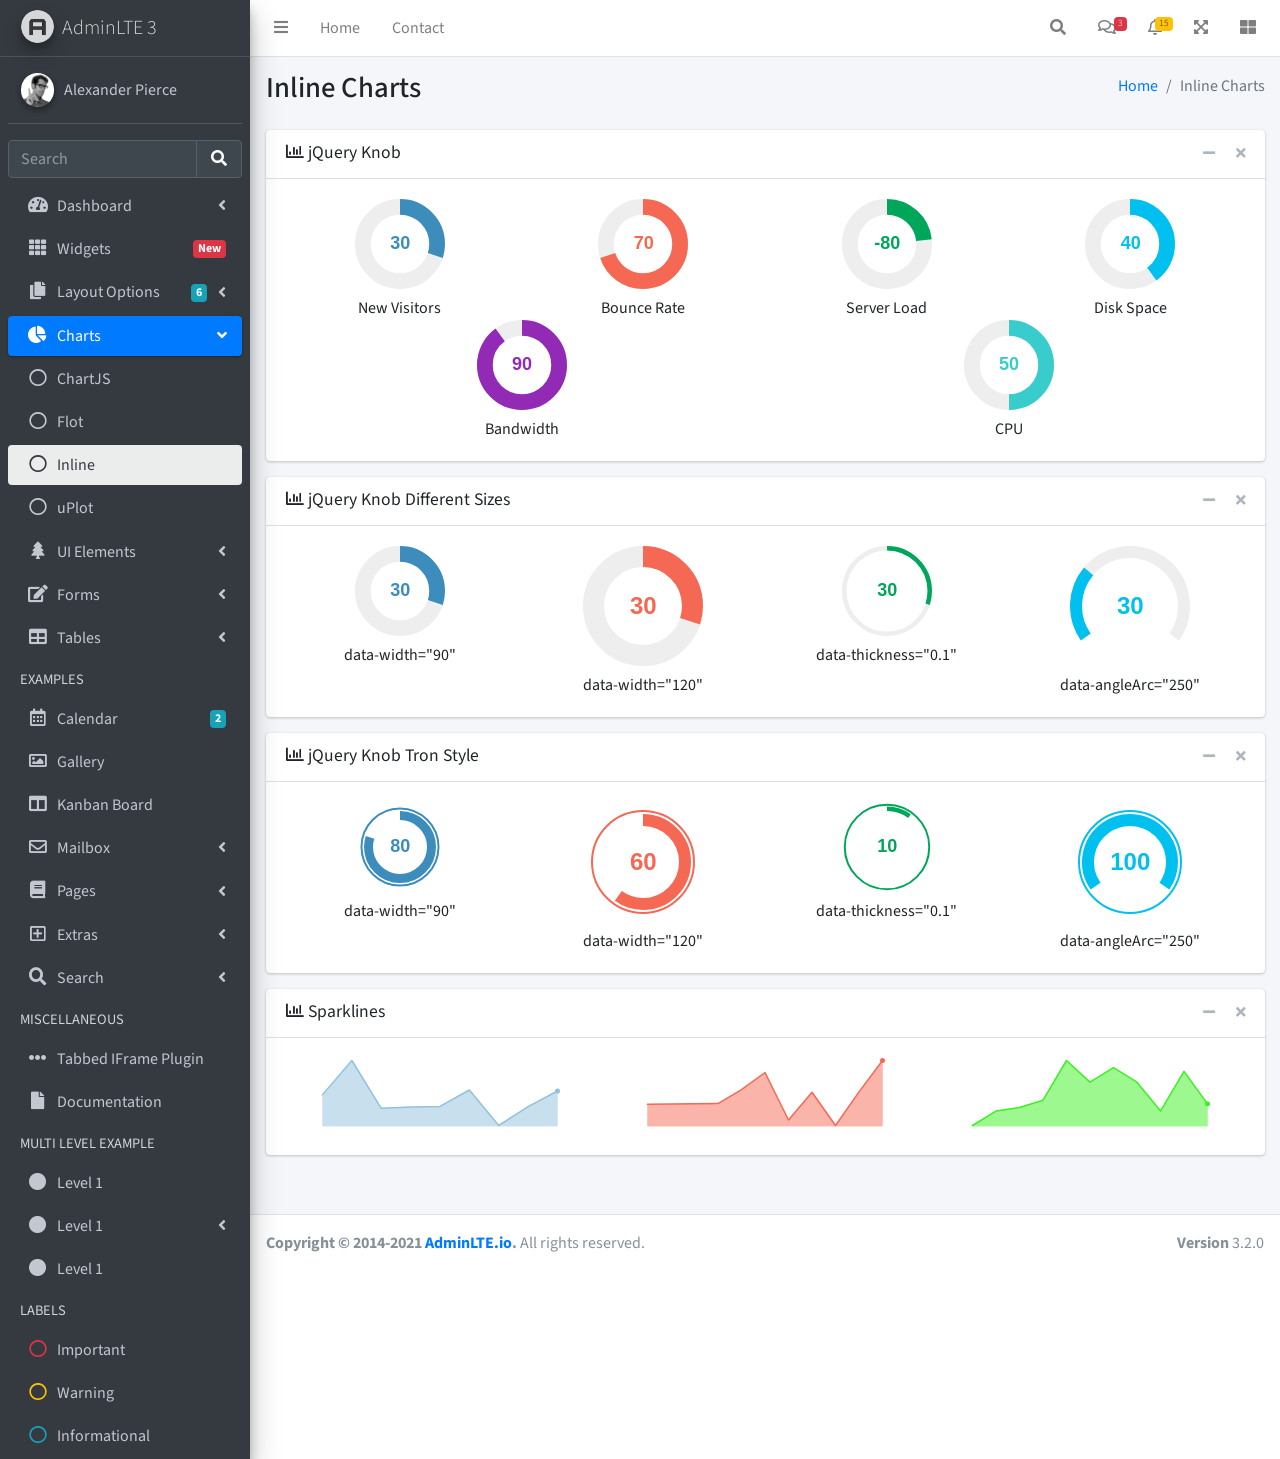
<file: templates/charts/inline.html>
<!DOCTYPE html>
<html lang="en">
<head>
  <meta charset="utf-8">
  <meta name="viewport" content="width=device-width, initial-scale=1">
  <title>AdminLTE 3 | Inline Charts</title>

  <!-- Google Font: Source Sans Pro -->
  <link rel="stylesheet" href="https://fonts.googleapis.com/css?family=Source+Sans+Pro:300,400,400i,700&display=fallback">
  <!-- Font Awesome -->
  <link rel="stylesheet" href="../../plugins/fontawesome-free/css/all.min.css">
  <!-- Theme style -->
  <link rel="stylesheet" href="../../dist/css/adminlte.min.css">
</head>
<body class="hold-transition sidebar-mini">
<div class="wrapper">
  <!-- Navbar -->
  <nav class="main-header navbar navbar-expand navbar-white navbar-light">
    <!-- Left navbar links -->
    <ul class="navbar-nav">
      <li class="nav-item">
        <a class="nav-link" data-widget="pushmenu" href="#" role="button"><i class="fas fa-bars"></i></a>
      </li>
      <li class="nav-item d-none d-sm-inline-block">
        <a href="../../index3.html" class="nav-link">Home</a>
      </li>
      <li class="nav-item d-none d-sm-inline-block">
        <a href="#" class="nav-link">Contact</a>
      </li>
    </ul>

    <!-- Right navbar links -->
    <ul class="navbar-nav ml-auto">
      <!-- Navbar Search -->
      <li class="nav-item">
        <a class="nav-link" data-widget="navbar-search" href="#" role="button">
          <i class="fas fa-search"></i>
        </a>
        <div class="navbar-search-block">
          <form class="form-inline">
            <div class="input-group input-group-sm">
              <input class="form-control form-control-navbar" type="search" placeholder="Search" aria-label="Search">
              <div class="input-group-append">
                <button class="btn btn-navbar" type="submit">
                  <i class="fas fa-search"></i>
                </button>
                <button class="btn btn-navbar" type="button" data-widget="navbar-search">
                  <i class="fas fa-times"></i>
                </button>
              </div>
            </div>
          </form>
        </div>
      </li>

      <!-- Messages Dropdown Menu -->
      <li class="nav-item dropdown">
        <a class="nav-link" data-toggle="dropdown" href="#">
          <i class="far fa-comments"></i>
          <span class="badge badge-danger navbar-badge">3</span>
        </a>
        <div class="dropdown-menu dropdown-menu-lg dropdown-menu-right">
          <a href="#" class="dropdown-item">
            <!-- Message Start -->
            <div class="media">
              <img src="../../dist/img/user1-128x128.jpg" alt="User Avatar" class="img-size-50 mr-3 img-circle">
              <div class="media-body">
                <h3 class="dropdown-item-title">
                  Brad Diesel
                  <span class="float-right text-sm text-danger"><i class="fas fa-star"></i></span>
                </h3>
                <p class="text-sm">Call me whenever you can...</p>
                <p class="text-sm text-muted"><i class="far fa-clock mr-1"></i> 4 Hours Ago</p>
              </div>
            </div>
            <!-- Message End -->
          </a>
          <div class="dropdown-divider"></div>
          <a href="#" class="dropdown-item">
            <!-- Message Start -->
            <div class="media">
              <img src="../../dist/img/user8-128x128.jpg" alt="User Avatar" class="img-size-50 img-circle mr-3">
              <div class="media-body">
                <h3 class="dropdown-item-title">
                  John Pierce
                  <span class="float-right text-sm text-muted"><i class="fas fa-star"></i></span>
                </h3>
                <p class="text-sm">I got your message bro</p>
                <p class="text-sm text-muted"><i class="far fa-clock mr-1"></i> 4 Hours Ago</p>
              </div>
            </div>
            <!-- Message End -->
          </a>
          <div class="dropdown-divider"></div>
          <a href="#" class="dropdown-item">
            <!-- Message Start -->
            <div class="media">
              <img src="../../dist/img/user3-128x128.jpg" alt="User Avatar" class="img-size-50 img-circle mr-3">
              <div class="media-body">
                <h3 class="dropdown-item-title">
                  Nora Silvester
                  <span class="float-right text-sm text-warning"><i class="fas fa-star"></i></span>
                </h3>
                <p class="text-sm">The subject goes here</p>
                <p class="text-sm text-muted"><i class="far fa-clock mr-1"></i> 4 Hours Ago</p>
              </div>
            </div>
            <!-- Message End -->
          </a>
          <div class="dropdown-divider"></div>
          <a href="#" class="dropdown-item dropdown-footer">See All Messages</a>
        </div>
      </li>
      <!-- Notifications Dropdown Menu -->
      <li class="nav-item dropdown">
        <a class="nav-link" data-toggle="dropdown" href="#">
          <i class="far fa-bell"></i>
          <span class="badge badge-warning navbar-badge">15</span>
        </a>
        <div class="dropdown-menu dropdown-menu-lg dropdown-menu-right">
          <span class="dropdown-item dropdown-header">15 Notifications</span>
          <div class="dropdown-divider"></div>
          <a href="#" class="dropdown-item">
            <i class="fas fa-envelope mr-2"></i> 4 new messages
            <span class="float-right text-muted text-sm">3 mins</span>
          </a>
          <div class="dropdown-divider"></div>
          <a href="#" class="dropdown-item">
            <i class="fas fa-users mr-2"></i> 8 friend requests
            <span class="float-right text-muted text-sm">12 hours</span>
          </a>
          <div class="dropdown-divider"></div>
          <a href="#" class="dropdown-item">
            <i class="fas fa-file mr-2"></i> 3 new reports
            <span class="float-right text-muted text-sm">2 days</span>
          </a>
          <div class="dropdown-divider"></div>
          <a href="#" class="dropdown-item dropdown-footer">See All Notifications</a>
        </div>
      </li>
      <li class="nav-item">
        <a class="nav-link" data-widget="fullscreen" href="#" role="button">
          <i class="fas fa-expand-arrows-alt"></i>
        </a>
      </li>
      <li class="nav-item">
        <a class="nav-link" data-widget="control-sidebar" data-slide="true" href="#" role="button">
          <i class="fas fa-th-large"></i>
        </a>
      </li>
    </ul>
  </nav>
  <!-- /.navbar -->

  <!-- Main Sidebar Container -->
  <aside class="main-sidebar sidebar-dark-primary elevation-4">
    <!-- Brand Logo -->
    <a href="../../index3.html" class="brand-link">
      <img src="../../dist/img/AdminLTELogo.png" alt="AdminLTE Logo" class="brand-image img-circle elevation-3" style="opacity: .8">
      <span class="brand-text font-weight-light">AdminLTE 3</span>
    </a>

    <!-- Sidebar -->
    <div class="sidebar">
      <!-- Sidebar user panel (optional) -->
      <div class="user-panel mt-3 pb-3 mb-3 d-flex">
        <div class="image">
          <img src="../../dist/img/user2-160x160.jpg" class="img-circle elevation-2" alt="User Image">
        </div>
        <div class="info">
          <a href="#" class="d-block">Alexander Pierce</a>
        </div>
      </div>

      <!-- SidebarSearch Form -->
      <div class="form-inline">
        <div class="input-group" data-widget="sidebar-search">
          <input class="form-control form-control-sidebar" type="search" placeholder="Search" aria-label="Search">
          <div class="input-group-append">
            <button class="btn btn-sidebar">
              <i class="fas fa-search fa-fw"></i>
            </button>
          </div>
        </div>
      </div>

      <!-- Sidebar Menu -->
      <nav class="mt-2">
        <ul class="nav nav-pills nav-sidebar flex-column" data-widget="treeview" role="menu" data-accordion="false">
          <!-- Add icons to the links using the .nav-icon class
               with font-awesome or any other icon font library -->
          <li class="nav-item">
            <a href="#" class="nav-link">
              <i class="nav-icon fas fa-tachometer-alt"></i>
              <p>
                Dashboard
                <i class="right fas fa-angle-left"></i>
              </p>
            </a>
            <ul class="nav nav-treeview">
              <li class="nav-item">
                <a href="../../index.html" class="nav-link">
                  <i class="far fa-circle nav-icon"></i>
                  <p>Dashboard v1</p>
                </a>
              </li>
              <li class="nav-item">
                <a href="../../index2.html" class="nav-link">
                  <i class="far fa-circle nav-icon"></i>
                  <p>Dashboard v2</p>
                </a>
              </li>
              <li class="nav-item">
                <a href="../../index3.html" class="nav-link">
                  <i class="far fa-circle nav-icon"></i>
                  <p>Dashboard v3</p>
                </a>
              </li>
            </ul>
          </li>
          <li class="nav-item">
            <a href="../widgets.html" class="nav-link">
              <i class="nav-icon fas fa-th"></i>
              <p>
                Widgets
                <span class="right badge badge-danger">New</span>
              </p>
            </a>
          </li>
          <li class="nav-item">
            <a href="#" class="nav-link">
              <i class="nav-icon fas fa-copy"></i>
              <p>
                Layout Options
                <i class="fas fa-angle-left right"></i>
                <span class="badge badge-info right">6</span>
              </p>
            </a>
            <ul class="nav nav-treeview">
              <li class="nav-item">
                <a href="../layout/top-nav.html" class="nav-link">
                  <i class="far fa-circle nav-icon"></i>
                  <p>Top Navigation</p>
                </a>
              </li>
              <li class="nav-item">
                <a href="../layout/top-nav-sidebar.html" class="nav-link">
                  <i class="far fa-circle nav-icon"></i>
                  <p>Top Navigation + Sidebar</p>
                </a>
              </li>
              <li class="nav-item">
                <a href="../layout/boxed.html" class="nav-link">
                  <i class="far fa-circle nav-icon"></i>
                  <p>Boxed</p>
                </a>
              </li>
              <li class="nav-item">
                <a href="../layout/fixed-sidebar.html" class="nav-link">
                  <i class="far fa-circle nav-icon"></i>
                  <p>Fixed Sidebar</p>
                </a>
              </li>
              <li class="nav-item">
                <a href="../layout/fixed-sidebar-custom.html" class="nav-link">
                  <i class="far fa-circle nav-icon"></i>
                  <p>Fixed Sidebar <small>+ Custom Area</small></p>
                </a>
              </li>
              <li class="nav-item">
                <a href="../layout/fixed-topnav.html" class="nav-link">
                  <i class="far fa-circle nav-icon"></i>
                  <p>Fixed Navbar</p>
                </a>
              </li>
              <li class="nav-item">
                <a href="../layout/fixed-footer.html" class="nav-link">
                  <i class="far fa-circle nav-icon"></i>
                  <p>Fixed Footer</p>
                </a>
              </li>
              <li class="nav-item">
                <a href="../layout/collapsed-sidebar.html" class="nav-link">
                  <i class="far fa-circle nav-icon"></i>
                  <p>Collapsed Sidebar</p>
                </a>
              </li>
            </ul>
          </li>
          <li class="nav-item menu-open">
            <a href="#" class="nav-link active">
              <i class="nav-icon fas fa-chart-pie"></i>
              <p>
                Charts
                <i class="right fas fa-angle-left"></i>
              </p>
            </a>
            <ul class="nav nav-treeview">
              <li class="nav-item">
                <a href="chartjs.html" class="nav-link">
                  <i class="far fa-circle nav-icon"></i>
                  <p>ChartJS</p>
                </a>
              </li>
              <li class="nav-item">
                <a href="flot.html" class="nav-link">
                  <i class="far fa-circle nav-icon"></i>
                  <p>Flot</p>
                </a>
              </li>
              <li class="nav-item">
                <a href="inline.html" class="nav-link active">
                  <i class="far fa-circle nav-icon"></i>
                  <p>Inline</p>
                </a>
              </li>
              <li class="nav-item">
                <a href="uplot.html" class="nav-link">
                  <i class="far fa-circle nav-icon"></i>
                  <p>uPlot</p>
                </a>
              </li>
            </ul>
          </li>
          <li class="nav-item">
            <a href="#" class="nav-link">
              <i class="nav-icon fas fa-tree"></i>
              <p>
                UI Elements
                <i class="fas fa-angle-left right"></i>
              </p>
            </a>
            <ul class="nav nav-treeview">
              <li class="nav-item">
                <a href="../UI/general.html" class="nav-link">
                  <i class="far fa-circle nav-icon"></i>
                  <p>General</p>
                </a>
              </li>
              <li class="nav-item">
                <a href="../UI/icons.html" class="nav-link">
                  <i class="far fa-circle nav-icon"></i>
                  <p>Icons</p>
                </a>
              </li>
              <li class="nav-item">
                <a href="../UI/buttons.html" class="nav-link">
                  <i class="far fa-circle nav-icon"></i>
                  <p>Buttons</p>
                </a>
              </li>
              <li class="nav-item">
                <a href="../UI/sliders.html" class="nav-link">
                  <i class="far fa-circle nav-icon"></i>
                  <p>Sliders</p>
                </a>
              </li>
              <li class="nav-item">
                <a href="../UI/modals.html" class="nav-link">
                  <i class="far fa-circle nav-icon"></i>
                  <p>Modals & Alerts</p>
                </a>
              </li>
              <li class="nav-item">
                <a href="../UI/navbar.html" class="nav-link">
                  <i class="far fa-circle nav-icon"></i>
                  <p>Navbar & Tabs</p>
                </a>
              </li>
              <li class="nav-item">
                <a href="../UI/timeline.html" class="nav-link">
                  <i class="far fa-circle nav-icon"></i>
                  <p>Timeline</p>
                </a>
              </li>
              <li class="nav-item">
                <a href="../UI/ribbons.html" class="nav-link">
                  <i class="far fa-circle nav-icon"></i>
                  <p>Ribbons</p>
                </a>
              </li>
            </ul>
          </li>
          <li class="nav-item">
            <a href="#" class="nav-link">
              <i class="nav-icon fas fa-edit"></i>
              <p>
                Forms
                <i class="fas fa-angle-left right"></i>
              </p>
            </a>
            <ul class="nav nav-treeview">
              <li class="nav-item">
                <a href="../forms/general.html" class="nav-link">
                  <i class="far fa-circle nav-icon"></i>
                  <p>General Elements</p>
                </a>
              </li>
              <li class="nav-item">
                <a href="../forms/advanced.html" class="nav-link">
                  <i class="far fa-circle nav-icon"></i>
                  <p>Advanced Elements</p>
                </a>
              </li>
              <li class="nav-item">
                <a href="../forms/editors.html" class="nav-link">
                  <i class="far fa-circle nav-icon"></i>
                  <p>Editors</p>
                </a>
              </li>
              <li class="nav-item">
                <a href="../forms/validation.html" class="nav-link">
                  <i class="far fa-circle nav-icon"></i>
                  <p>Validation</p>
                </a>
              </li>
            </ul>
          </li>
          <li class="nav-item">
            <a href="#" class="nav-link">
              <i class="nav-icon fas fa-table"></i>
              <p>
                Tables
                <i class="fas fa-angle-left right"></i>
              </p>
            </a>
            <ul class="nav nav-treeview">
              <li class="nav-item">
                <a href="../tables/simple.html" class="nav-link">
                  <i class="far fa-circle nav-icon"></i>
                  <p>Simple Tables</p>
                </a>
              </li>
              <li class="nav-item">
                <a href="../tables/data.html" class="nav-link">
                  <i class="far fa-circle nav-icon"></i>
                  <p>DataTables</p>
                </a>
              </li>
              <li class="nav-item">
                <a href="../tables/jsgrid.html" class="nav-link">
                  <i class="far fa-circle nav-icon"></i>
                  <p>jsGrid</p>
                </a>
              </li>
            </ul>
          </li>
          <li class="nav-header">EXAMPLES</li>
          <li class="nav-item">
            <a href="../calendar.html" class="nav-link">
              <i class="nav-icon far fa-calendar-alt"></i>
              <p>
                Calendar
                <span class="badge badge-info right">2</span>
              </p>
            </a>
          </li>
          <li class="nav-item">
            <a href="../gallery.html" class="nav-link">
              <i class="nav-icon far fa-image"></i>
              <p>
                Gallery
              </p>
            </a>
          </li>
          <li class="nav-item">
            <a href="../kanban.html" class="nav-link">
              <i class="nav-icon fas fa-columns"></i>
              <p>
                Kanban Board
              </p>
            </a>
          </li>
          <li class="nav-item">
            <a href="#" class="nav-link">
              <i class="nav-icon far fa-envelope"></i>
              <p>
                Mailbox
                <i class="fas fa-angle-left right"></i>
              </p>
            </a>
            <ul class="nav nav-treeview">
              <li class="nav-item">
                <a href="../mailbox/mailbox.html" class="nav-link">
                  <i class="far fa-circle nav-icon"></i>
                  <p>Inbox</p>
                </a>
              </li>
              <li class="nav-item">
                <a href="../mailbox/compose.html" class="nav-link">
                  <i class="far fa-circle nav-icon"></i>
                  <p>Compose</p>
                </a>
              </li>
              <li class="nav-item">
                <a href="../mailbox/read-mail.html" class="nav-link">
                  <i class="far fa-circle nav-icon"></i>
                  <p>Read</p>
                </a>
              </li>
            </ul>
          </li>
          <li class="nav-item">
            <a href="#" class="nav-link">
              <i class="nav-icon fas fa-book"></i>
              <p>
                Pages
                <i class="fas fa-angle-left right"></i>
              </p>
            </a>
            <ul class="nav nav-treeview">
              <li class="nav-item">
                <a href="../examples/invoice.html" class="nav-link">
                  <i class="far fa-circle nav-icon"></i>
                  <p>Invoice</p>
                </a>
              </li>
              <li class="nav-item">
                <a href="../examples/profile.html" class="nav-link">
                  <i class="far fa-circle nav-icon"></i>
                  <p>Profile</p>
                </a>
              </li>
              <li class="nav-item">
                <a href="../examples/e-commerce.html" class="nav-link">
                  <i class="far fa-circle nav-icon"></i>
                  <p>E-commerce</p>
                </a>
              </li>
              <li class="nav-item">
                <a href="../examples/projects.html" class="nav-link">
                  <i class="far fa-circle nav-icon"></i>
                  <p>Projects</p>
                </a>
              </li>
              <li class="nav-item">
                <a href="../examples/project-add.html" class="nav-link">
                  <i class="far fa-circle nav-icon"></i>
                  <p>Project Add</p>
                </a>
              </li>
              <li class="nav-item">
                <a href="../examples/project-edit.html" class="nav-link">
                  <i class="far fa-circle nav-icon"></i>
                  <p>Project Edit</p>
                </a>
              </li>
              <li class="nav-item">
                <a href="../examples/project-detail.html" class="nav-link">
                  <i class="far fa-circle nav-icon"></i>
                  <p>Project Detail</p>
                </a>
              </li>
              <li class="nav-item">
                <a href="../examples/contacts.html" class="nav-link">
                  <i class="far fa-circle nav-icon"></i>
                  <p>Contacts</p>
                </a>
              </li>
              <li class="nav-item">
                <a href="../examples/faq.html" class="nav-link">
                  <i class="far fa-circle nav-icon"></i>
                  <p>FAQ</p>
                </a>
              </li>
              <li class="nav-item">
                <a href="../examples/contact-us.html" class="nav-link">
                  <i class="far fa-circle nav-icon"></i>
                  <p>Contact us</p>
                </a>
              </li>
            </ul>
          </li>
          <li class="nav-item">
            <a href="#" class="nav-link">
              <i class="nav-icon far fa-plus-square"></i>
              <p>
                Extras
                <i class="fas fa-angle-left right"></i>
              </p>
            </a>
            <ul class="nav nav-treeview">
              <li class="nav-item">
                <a href="#" class="nav-link">
                  <i class="far fa-circle nav-icon"></i>
                  <p>
                    Login & Register v1
                    <i class="fas fa-angle-left right"></i>
                  </p>
                </a>
                <ul class="nav nav-treeview">
                  <li class="nav-item">
                    <a href="../examples/login.html" class="nav-link">
                      <i class="far fa-circle nav-icon"></i>
                      <p>Login v1</p>
                    </a>
                  </li>
                  <li class="nav-item">
                    <a href="../examples/register.html" class="nav-link">
                      <i class="far fa-circle nav-icon"></i>
                      <p>Register v1</p>
                    </a>
                  </li>
                  <li class="nav-item">
                    <a href="../examples/forgot-password.html" class="nav-link">
                      <i class="far fa-circle nav-icon"></i>
                      <p>Forgot Password v1</p>
                    </a>
                  </li>
                  <li class="nav-item">
                    <a href="../examples/recover-password.html" class="nav-link">
                      <i class="far fa-circle nav-icon"></i>
                      <p>Recover Password v1</p>
                    </a>
                  </li>
                </ul>
              </li>
              <li class="nav-item">
                <a href="#" class="nav-link">
                  <i class="far fa-circle nav-icon"></i>
                  <p>
                    Login & Register v2
                    <i class="fas fa-angle-left right"></i>
                  </p>
                </a>
                <ul class="nav nav-treeview">
                  <li class="nav-item">
                    <a href="../examples/login-v2.html" class="nav-link">
                      <i class="far fa-circle nav-icon"></i>
                      <p>Login v2</p>
                    </a>
                  </li>
                  <li class="nav-item">
                    <a href="../examples/register-v2.html" class="nav-link">
                      <i class="far fa-circle nav-icon"></i>
                      <p>Register v2</p>
                    </a>
                  </li>
                  <li class="nav-item">
                    <a href="../examples/forgot-password-v2.html" class="nav-link">
                      <i class="far fa-circle nav-icon"></i>
                      <p>Forgot Password v2</p>
                    </a>
                  </li>
                  <li class="nav-item">
                    <a href="../examples/recover-password-v2.html" class="nav-link">
                      <i class="far fa-circle nav-icon"></i>
                      <p>Recover Password v2</p>
                    </a>
                  </li>
                </ul>
              </li>
              <li class="nav-item">
                <a href="../examples/lockscreen.html" class="nav-link">
                  <i class="far fa-circle nav-icon"></i>
                  <p>Lockscreen</p>
                </a>
              </li>
              <li class="nav-item">
                <a href="../examples/legacy-user-menu.html" class="nav-link">
                  <i class="far fa-circle nav-icon"></i>
                  <p>Legacy User Menu</p>
                </a>
              </li>
              <li class="nav-item">
                <a href="../examples/language-menu.html" class="nav-link">
                  <i class="far fa-circle nav-icon"></i>
                  <p>Language Menu</p>
                </a>
              </li>
              <li class="nav-item">
                <a href="../examples/404.html" class="nav-link">
                  <i class="far fa-circle nav-icon"></i>
                  <p>Error 404</p>
                </a>
              </li>
              <li class="nav-item">
                <a href="../examples/500.html" class="nav-link">
                  <i class="far fa-circle nav-icon"></i>
                  <p>Error 500</p>
                </a>
              </li>
              <li class="nav-item">
                <a href="../examples/pace.html" class="nav-link">
                  <i class="far fa-circle nav-icon"></i>
                  <p>Pace</p>
                </a>
              </li>
              <li class="nav-item">
                <a href="../examples/blank.html" class="nav-link">
                  <i class="far fa-circle nav-icon"></i>
                  <p>Blank Page</p>
                </a>
              </li>
              <li class="nav-item">
                <a href="../../starter.html" class="nav-link">
                  <i class="far fa-circle nav-icon"></i>
                  <p>Starter Page</p>
                </a>
              </li>
            </ul>
          </li>
          <li class="nav-item">
            <a href="#" class="nav-link">
              <i class="nav-icon fas fa-search"></i>
              <p>
                Search
                <i class="fas fa-angle-left right"></i>
              </p>
            </a>
            <ul class="nav nav-treeview">
              <li class="nav-item">
                <a href="../search/simple.html" class="nav-link">
                  <i class="far fa-circle nav-icon"></i>
                  <p>Simple Search</p>
                </a>
              </li>
              <li class="nav-item">
                <a href="../search/enhanced.html" class="nav-link">
                  <i class="far fa-circle nav-icon"></i>
                  <p>Enhanced</p>
                </a>
              </li>
            </ul>
          </li>
          <li class="nav-header">MISCELLANEOUS</li>
          <li class="nav-item">
            <a href="../../iframe.html" class="nav-link">
              <i class="nav-icon fas fa-ellipsis-h"></i>
              <p>Tabbed IFrame Plugin</p>
            </a>
          </li>
          <li class="nav-item">
            <a href="https://adminlte.io/docs/3.1/" class="nav-link">
              <i class="nav-icon fas fa-file"></i>
              <p>Documentation</p>
            </a>
          </li>
          <li class="nav-header">MULTI LEVEL EXAMPLE</li>
          <li class="nav-item">
            <a href="#" class="nav-link">
              <i class="fas fa-circle nav-icon"></i>
              <p>Level 1</p>
            </a>
          </li>
          <li class="nav-item">
            <a href="#" class="nav-link">
              <i class="nav-icon fas fa-circle"></i>
              <p>
                Level 1
                <i class="right fas fa-angle-left"></i>
              </p>
            </a>
            <ul class="nav nav-treeview">
              <li class="nav-item">
                <a href="#" class="nav-link">
                  <i class="far fa-circle nav-icon"></i>
                  <p>Level 2</p>
                </a>
              </li>
              <li class="nav-item">
                <a href="#" class="nav-link">
                  <i class="far fa-circle nav-icon"></i>
                  <p>
                    Level 2
                    <i class="right fas fa-angle-left"></i>
                  </p>
                </a>
                <ul class="nav nav-treeview">
                  <li class="nav-item">
                    <a href="#" class="nav-link">
                      <i class="far fa-dot-circle nav-icon"></i>
                      <p>Level 3</p>
                    </a>
                  </li>
                  <li class="nav-item">
                    <a href="#" class="nav-link">
                      <i class="far fa-dot-circle nav-icon"></i>
                      <p>Level 3</p>
                    </a>
                  </li>
                  <li class="nav-item">
                    <a href="#" class="nav-link">
                      <i class="far fa-dot-circle nav-icon"></i>
                      <p>Level 3</p>
                    </a>
                  </li>
                </ul>
              </li>
              <li class="nav-item">
                <a href="#" class="nav-link">
                  <i class="far fa-circle nav-icon"></i>
                  <p>Level 2</p>
                </a>
              </li>
            </ul>
          </li>
          <li class="nav-item">
            <a href="#" class="nav-link">
              <i class="fas fa-circle nav-icon"></i>
              <p>Level 1</p>
            </a>
          </li>
          <li class="nav-header">LABELS</li>
          <li class="nav-item">
            <a href="#" class="nav-link">
              <i class="nav-icon far fa-circle text-danger"></i>
              <p class="text">Important</p>
            </a>
          </li>
          <li class="nav-item">
            <a href="#" class="nav-link">
              <i class="nav-icon far fa-circle text-warning"></i>
              <p>Warning</p>
            </a>
          </li>
          <li class="nav-item">
            <a href="#" class="nav-link">
              <i class="nav-icon far fa-circle text-info"></i>
              <p>Informational</p>
            </a>
          </li>
        </ul>
      </nav>
      <!-- /.sidebar-menu -->
    </div>
    <!-- /.sidebar -->
  </aside>

  <!-- Content Wrapper. Contains page content -->
  <div class="content-wrapper">
    <!-- Content Header (Page header) -->
    <section class="content-header">
      <div class="container-fluid">
        <div class="row mb-2">
          <div class="col-sm-6">
            <h1>Inline Charts</h1>
          </div>
          <div class="col-sm-6">
            <ol class="breadcrumb float-sm-right">
              <li class="breadcrumb-item"><a href="#">Home</a></li>
              <li class="breadcrumb-item active">Inline Charts</li>
            </ol>
          </div>
        </div>
      </div><!-- /.container-fluid -->
    </section>

    <!-- Main content -->
    <section class="content">
      <div class="container-fluid">
        <!-- row -->
        <div class="row">
          <div class="col-12">
            <!-- jQuery Knob -->
            <div class="card">
              <div class="card-header">
                <h3 class="card-title">
                  <i class="far fa-chart-bar"></i>
                  jQuery Knob
                </h3>

                <div class="card-tools">
                  <button type="button" class="btn btn-tool" data-card-widget="collapse">
                    <i class="fas fa-minus"></i>
                  </button>
                  <button type="button" class="btn btn-tool" data-card-widget="remove">
                    <i class="fas fa-times"></i>
                  </button>
                </div>
              </div>
              <!-- /.card-header -->
              <div class="card-body">
                <div class="row">
                  <div class="col-6 col-md-3 text-center">
                    <input type="text" class="knob" value="30" data-width="90" data-height="90" data-fgColor="#3c8dbc">

                    <div class="knob-label">New Visitors</div>
                  </div>
                  <!-- ./col -->
                  <div class="col-6 col-md-3 text-center">
                    <input type="text" class="knob" value="70" data-width="90" data-height="90" data-fgColor="#f56954">

                    <div class="knob-label">Bounce Rate</div>
                  </div>
                  <!-- ./col -->
                  <div class="col-6 col-md-3 text-center">
                    <input type="text" class="knob" value="-80" data-min="-150" data-max="150" data-width="90"
                           data-height="90" data-fgColor="#00a65a">

                    <div class="knob-label">Server Load</div>
                  </div>
                  <!-- ./col -->
                  <div class="col-6 col-md-3 text-center">
                    <input type="text" class="knob" value="40" data-width="90" data-height="90" data-fgColor="#00c0ef">

                    <div class="knob-label">Disk Space</div>
                  </div>
                  <!-- ./col -->
                </div>
                <!-- /.row -->

                <div class="row">
                  <div class="col-6 text-center">
                    <input type="text" class="knob" value="90" data-width="90" data-height="90" data-fgColor="#932ab6">

                    <div class="knob-label">Bandwidth</div>
                  </div>
                  <!-- ./col -->
                  <div class="col-6 text-center">
                    <input type="text" class="knob" value="50" data-width="90" data-height="90" data-fgColor="#39CCCC">

                    <div class="knob-label">CPU</div>
                  </div>
                  <!-- ./col -->
                </div>
                <!-- /.row -->
              </div>
              <!-- /.card-body -->
            </div>
            <!-- /.card -->
          </div>
          <!-- /.col -->
        </div>
        <!-- /.row -->

        <div class="row">
          <div class="col-12">
            <div class="card">
              <div class="card-header">
                <h3 class="card-title">
                  <i class="far fa-chart-bar"></i>
                  jQuery Knob Different Sizes
                </h3>

                <div class="card-tools">
                  <button type="button" class="btn btn-tool" data-card-widget="collapse">
                    <i class="fas fa-minus"></i>
                  </button>
                  <button type="button" class="btn btn-tool" data-card-widget="remove">
                    <i class="fas fa-times"></i>
                  </button>
                </div>
              </div>
              <!-- /.card-header -->
              <div class="card-body">
                <div class="row">
                  <div class="col-6 col-md-3 text-center">
                    <input type="text" class="knob" value="30" data-width="90" data-height="90" data-fgColor="#3c8dbc"
                           data-readonly="true">

                    <div class="knob-label">data-width="90"</div>
                  </div>
                  <!-- ./col -->
                  <div class="col-6 col-md-3 text-center">
                    <input type="text" class="knob" value="30" data-width="120" data-height="120"
                           data-fgColor="#f56954">

                    <div class="knob-label">data-width="120"</div>
                  </div>
                  <!-- ./col -->
                  <div class="col-6 col-md-3 text-center">
                    <input type="text" class="knob" value="30" data-thickness="0.1" data-width="90" data-height="90"
                           data-fgColor="#00a65a">

                    <div class="knob-label">data-thickness="0.1"</div>
                  </div>
                  <!-- ./col -->
                  <div class="col-6 col-md-3 text-center">
                    <input type="text" class="knob" data-thickness="0.2" data-angleArc="250" data-angleOffset="-125"
                           value="30" data-width="120" data-height="120" data-fgColor="#00c0ef">

                    <div class="knob-label">data-angleArc="250"</div>
                  </div>
                  <!-- ./col -->
                </div>
                <!-- /.row -->
              </div>
              <!-- /.card-body -->
            </div>
            <!-- /.card -->
          </div>
          <!-- /.col -->
        </div>
        <!-- /.row -->

        <div class="row">
          <div class="col-12">
            <div class="card">
              <div class="card-header">
                <h3 class="card-title">
                  <i class="far fa-chart-bar"></i>
                  jQuery Knob Tron Style
                </h3>

                <div class="card-tools">
                  <button type="button" class="btn btn-tool" data-card-widget="collapse">
                    <i class="fas fa-minus"></i>
                  </button>
                  <button type="button" class="btn btn-tool" data-card-widget="remove">
                    <i class="fas fa-times"></i>
                  </button>
                </div>
              </div>
              <!-- /.card-header -->
              <div class="card-body">
                <div class="row">
                  <div class="col-6 col-md-3 text-center">
                    <input type="text" class="knob" value="80" data-skin="tron" data-thickness="0.2" data-width="90"
                           data-height="90" data-fgColor="#3c8dbc" data-readonly="true">

                    <div class="knob-label">data-width="90"</div>
                  </div>
                  <!-- ./col -->
                  <div class="col-6 col-md-3 text-center">
                    <input type="text" class="knob" value="60" data-skin="tron" data-thickness="0.2" data-width="120"
                           data-height="120" data-fgColor="#f56954">

                    <div class="knob-label">data-width="120"</div>
                  </div>
                  <!-- ./col -->
                  <div class="col-6 col-md-3 text-center">
                    <input type="text" class="knob" value="10" data-skin="tron" data-thickness="0.1" data-width="90"
                           data-height="90" data-fgColor="#00a65a">

                    <div class="knob-label">data-thickness="0.1"</div>
                  </div>
                  <!-- ./col -->
                  <div class="col-6 col-md-3 text-center">
                    <input type="text" class="knob" value="100" data-skin="tron" data-thickness="0.2"
                           data-angleArc="250" data-angleOffset="-125" data-width="120" data-height="120"
                           data-fgColor="#00c0ef">

                    <div class="knob-label">data-angleArc="250"</div>
                  </div>
                  <!-- ./col -->
                </div>
                <!-- /.row -->
              </div>
              <!-- /.card-body -->
            </div>
            <!-- /.card -->
          </div>
          <!-- /.col -->
        </div>
        <!-- /.row -->

        <div class="row">
          <div class="col-12">
            <div class="card">
              <div class="card-header">
                <h3 class="card-title">
                  <i class="far fa-chart-bar"></i>
                  Sparklines
                </h3>

                <div class="card-tools">
                  <button type="button" class="btn btn-tool" data-card-widget="collapse">
                    <i class="fas fa-minus"></i>
                  </button>
                  <button type="button" class="btn btn-tool" data-card-widget="remove">
                    <i class="fas fa-times"></i>
                  </button>
                </div>
              </div>
              <!-- /.card-header -->
              <div class="card-body">
                <div class="row">
                  <div class="col-4 text-center">
                    <div id="sparkline-1"></div>
                  </div>
                  <!-- ./col -->
                  <div class="col-4 text-center">
                    <div id="sparkline-2"></div>
                  </div>
                  <!-- ./col -->
                  <div class="col-4 text-center">
                    <div id="sparkline-3"></div>
                  </div>
                  <!-- ./col -->
                </div>
                <!-- /.row -->
              </div>
              <!-- /.card-body -->
            </div>
            <!-- /.card -->
          </div>
          <!-- /.col -->
        </div>
        <!-- /.row -->

      </div><!-- /.container-fluid -->
    </section>
    <!-- /.content -->
  </div>
  <!-- /.content-wrapper -->
  <footer class="main-footer">
    <div class="float-right d-none d-sm-block">
      <b>Version</b> 3.2.0
    </div>
    <strong>Copyright &copy; 2014-2021 <a href="https://adminlte.io">AdminLTE.io</a>.</strong> All rights reserved.
  </footer>

  <!-- Control Sidebar -->
  <aside class="control-sidebar control-sidebar-dark">
    <!-- Control sidebar content goes here -->
  </aside>
  <!-- /.control-sidebar -->
</div>
<!-- ./wrapper -->

<!-- jQuery -->
<script src="../../plugins/jquery/jquery.min.js"></script>
<!-- Bootstrap 4 -->
<script src="../../plugins/bootstrap/js/bootstrap.bundle.min.js"></script>
<!-- AdminLTE App -->
<script src="../../dist/js/adminlte.min.js"></script>
<!-- jQuery Knob -->
<script src="../../plugins/jquery-knob/jquery.knob.min.js"></script>
<!-- Sparkline -->
<script src="../../plugins/sparklines/sparkline.js"></script>
<!-- AdminLTE for demo purposes -->
<script src="../../dist/js/demo.js"></script>
<!-- Page specific script -->
<script>
  $(function () {
    /* jQueryKnob */

    $('.knob').knob({
      /*change : function (value) {
       //console.log("change : " + value);
       },
       release : function (value) {
       console.log("release : " + value);
       },
       cancel : function () {
       console.log("cancel : " + this.value);
       },*/
      draw: function () {

        // "tron" case
        if (this.$.data('skin') == 'tron') {

          var a   = this.angle(this.cv)  // Angle
            ,
              sa  = this.startAngle          // Previous start angle
            ,
              sat = this.startAngle         // Start angle
            ,
              ea                            // Previous end angle
            ,
              eat = sat + a                 // End angle
            ,
              r   = true

          this.g.lineWidth = this.lineWidth

          this.o.cursor
          && (sat = eat - 0.3)
          && (eat = eat + 0.3)

          if (this.o.displayPrevious) {
            ea = this.startAngle + this.angle(this.value)
            this.o.cursor
            && (sa = ea - 0.3)
            && (ea = ea + 0.3)
            this.g.beginPath()
            this.g.strokeStyle = this.previousColor
            this.g.arc(this.xy, this.xy, this.radius - this.lineWidth, sa, ea, false)
            this.g.stroke()
          }

          this.g.beginPath()
          this.g.strokeStyle = r ? this.o.fgColor : this.fgColor
          this.g.arc(this.xy, this.xy, this.radius - this.lineWidth, sat, eat, false)
          this.g.stroke()

          this.g.lineWidth = 2
          this.g.beginPath()
          this.g.strokeStyle = this.o.fgColor
          this.g.arc(this.xy, this.xy, this.radius - this.lineWidth + 1 + this.lineWidth * 2 / 3, 0, 2 * Math.PI, false)
          this.g.stroke()

          return false
        }
      }
    })
    /* END JQUERY KNOB */

    //INITIALIZE SPARKLINE CHARTS
    var sparkline1 = new Sparkline($('#sparkline-1')[0], { width: 240, height: 70, lineColor: '#92c1dc', endColor: '#92c1dc' })
    var sparkline2 = new Sparkline($('#sparkline-2')[0], { width: 240, height: 70, lineColor: '#f56954', endColor: '#f56954' })
    var sparkline3 = new Sparkline($('#sparkline-3')[0], { width: 240, height: 70, lineColor: '#3af221', endColor: '#3af221' })

    sparkline1.draw([1000, 1200, 920, 927, 931, 1027, 819, 930, 1021])
    sparkline2.draw([515, 519, 520, 522, 652, 810, 370, 627, 319, 630, 921])
    sparkline3.draw([15, 19, 20, 22, 33, 27, 31, 27, 19, 30, 21])

  })

</script>
</body>
</html>
</file>
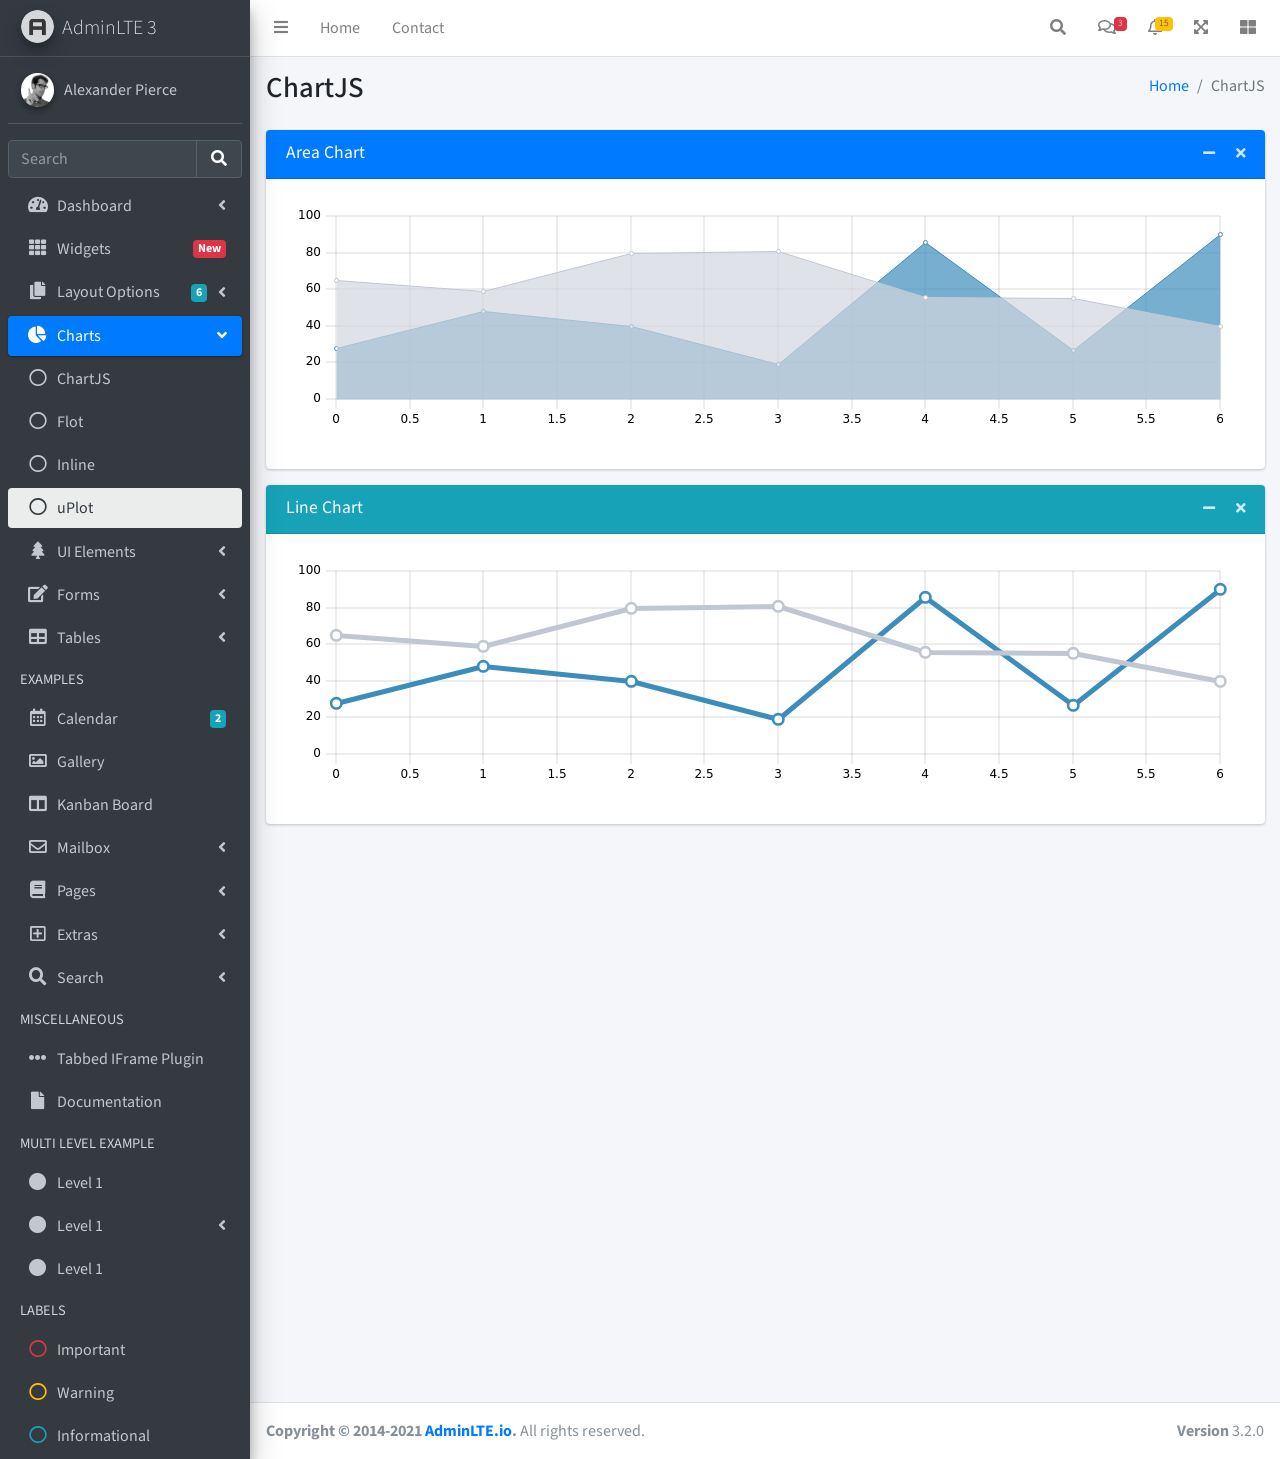
<file: templates/charts/uplot.html>
<!DOCTYPE html>
<html lang="en">
<head>
  <meta charset="utf-8">
  <meta name="viewport" content="width=device-width, initial-scale=1">
  <title>AdminLTE 3 | uPlot</title>

  <!-- Google Font: Source Sans Pro -->
  <link rel="stylesheet" href="https://fonts.googleapis.com/css?family=Source+Sans+Pro:300,400,400i,700&display=fallback">
  <!-- Font Awesome -->
  <link rel="stylesheet" href="../../plugins/fontawesome-free/css/all.min.css">
  <!-- uPlot -->
  <link rel="stylesheet" href="../../plugins/uplot/uPlot.min.css">
  <!-- Theme style -->
  <link rel="stylesheet" href="../../dist/css/adminlte.min.css">
</head>
<body class="hold-transition sidebar-mini">
<div class="wrapper">
  <!-- Navbar -->
  <nav class="main-header navbar navbar-expand navbar-white navbar-light">
    <!-- Left navbar links -->
    <ul class="navbar-nav">
      <li class="nav-item">
        <a class="nav-link" data-widget="pushmenu" href="#" role="button"><i class="fas fa-bars"></i></a>
      </li>
      <li class="nav-item d-none d-sm-inline-block">
        <a href="../../index3.html" class="nav-link">Home</a>
      </li>
      <li class="nav-item d-none d-sm-inline-block">
        <a href="#" class="nav-link">Contact</a>
      </li>
    </ul>

    <!-- Right navbar links -->
    <ul class="navbar-nav ml-auto">
      <!-- Navbar Search -->
      <li class="nav-item">
        <a class="nav-link" data-widget="navbar-search" href="#" role="button">
          <i class="fas fa-search"></i>
        </a>
        <div class="navbar-search-block">
          <form class="form-inline">
            <div class="input-group input-group-sm">
              <input class="form-control form-control-navbar" type="search" placeholder="Search" aria-label="Search">
              <div class="input-group-append">
                <button class="btn btn-navbar" type="submit">
                  <i class="fas fa-search"></i>
                </button>
                <button class="btn btn-navbar" type="button" data-widget="navbar-search">
                  <i class="fas fa-times"></i>
                </button>
              </div>
            </div>
          </form>
        </div>
      </li>

      <!-- Messages Dropdown Menu -->
      <li class="nav-item dropdown">
        <a class="nav-link" data-toggle="dropdown" href="#">
          <i class="far fa-comments"></i>
          <span class="badge badge-danger navbar-badge">3</span>
        </a>
        <div class="dropdown-menu dropdown-menu-lg dropdown-menu-right">
          <a href="#" class="dropdown-item">
            <!-- Message Start -->
            <div class="media">
              <img src="../../dist/img/user1-128x128.jpg" alt="User Avatar" class="img-size-50 mr-3 img-circle">
              <div class="media-body">
                <h3 class="dropdown-item-title">
                  Brad Diesel
                  <span class="float-right text-sm text-danger"><i class="fas fa-star"></i></span>
                </h3>
                <p class="text-sm">Call me whenever you can...</p>
                <p class="text-sm text-muted"><i class="far fa-clock mr-1"></i> 4 Hours Ago</p>
              </div>
            </div>
            <!-- Message End -->
          </a>
          <div class="dropdown-divider"></div>
          <a href="#" class="dropdown-item">
            <!-- Message Start -->
            <div class="media">
              <img src="../../dist/img/user8-128x128.jpg" alt="User Avatar" class="img-size-50 img-circle mr-3">
              <div class="media-body">
                <h3 class="dropdown-item-title">
                  John Pierce
                  <span class="float-right text-sm text-muted"><i class="fas fa-star"></i></span>
                </h3>
                <p class="text-sm">I got your message bro</p>
                <p class="text-sm text-muted"><i class="far fa-clock mr-1"></i> 4 Hours Ago</p>
              </div>
            </div>
            <!-- Message End -->
          </a>
          <div class="dropdown-divider"></div>
          <a href="#" class="dropdown-item">
            <!-- Message Start -->
            <div class="media">
              <img src="../../dist/img/user3-128x128.jpg" alt="User Avatar" class="img-size-50 img-circle mr-3">
              <div class="media-body">
                <h3 class="dropdown-item-title">
                  Nora Silvester
                  <span class="float-right text-sm text-warning"><i class="fas fa-star"></i></span>
                </h3>
                <p class="text-sm">The subject goes here</p>
                <p class="text-sm text-muted"><i class="far fa-clock mr-1"></i> 4 Hours Ago</p>
              </div>
            </div>
            <!-- Message End -->
          </a>
          <div class="dropdown-divider"></div>
          <a href="#" class="dropdown-item dropdown-footer">See All Messages</a>
        </div>
      </li>
      <!-- Notifications Dropdown Menu -->
      <li class="nav-item dropdown">
        <a class="nav-link" data-toggle="dropdown" href="#">
          <i class="far fa-bell"></i>
          <span class="badge badge-warning navbar-badge">15</span>
        </a>
        <div class="dropdown-menu dropdown-menu-lg dropdown-menu-right">
          <span class="dropdown-item dropdown-header">15 Notifications</span>
          <div class="dropdown-divider"></div>
          <a href="#" class="dropdown-item">
            <i class="fas fa-envelope mr-2"></i> 4 new messages
            <span class="float-right text-muted text-sm">3 mins</span>
          </a>
          <div class="dropdown-divider"></div>
          <a href="#" class="dropdown-item">
            <i class="fas fa-users mr-2"></i> 8 friend requests
            <span class="float-right text-muted text-sm">12 hours</span>
          </a>
          <div class="dropdown-divider"></div>
          <a href="#" class="dropdown-item">
            <i class="fas fa-file mr-2"></i> 3 new reports
            <span class="float-right text-muted text-sm">2 days</span>
          </a>
          <div class="dropdown-divider"></div>
          <a href="#" class="dropdown-item dropdown-footer">See All Notifications</a>
        </div>
      </li>
      <li class="nav-item">
        <a class="nav-link" data-widget="fullscreen" href="#" role="button">
          <i class="fas fa-expand-arrows-alt"></i>
        </a>
      </li>
      <li class="nav-item">
        <a class="nav-link" data-widget="control-sidebar" data-slide="true" href="#" role="button">
          <i class="fas fa-th-large"></i>
        </a>
      </li>
    </ul>
  </nav>
  <!-- /.navbar -->

  <!-- Main Sidebar Container -->
  <aside class="main-sidebar sidebar-dark-primary elevation-4">
    <!-- Brand Logo -->
    <a href="../../index3.html" class="brand-link">
      <img src="../../dist/img/AdminLTELogo.png"
           alt="AdminLTE Logo" class="brand-image img-circle elevation-3" style="opacity: .8">
      <span class="brand-text font-weight-light">AdminLTE 3</span>
    </a>

    <!-- Sidebar -->
    <div class="sidebar">
      <!-- Sidebar user panel (optional) -->
      <div class="user-panel mt-3 pb-3 mb-3 d-flex">
        <div class="image">
          <img src="../../dist/img/user2-160x160.jpg" class="img-circle elevation-2" alt="User Image">
        </div>
        <div class="info">
          <a href="#" class="d-block">Alexander Pierce</a>
        </div>
      </div>

      <!-- SidebarSearch Form -->
      <div class="form-inline">
        <div class="input-group" data-widget="sidebar-search">
          <input class="form-control form-control-sidebar" type="search" placeholder="Search" aria-label="Search">
          <div class="input-group-append">
            <button class="btn btn-sidebar">
              <i class="fas fa-search fa-fw"></i>
            </button>
          </div>
        </div>
      </div>

      <!-- Sidebar Menu -->
      <nav class="mt-2">
        <ul class="nav nav-pills nav-sidebar flex-column" data-widget="treeview" role="menu" data-accordion="false">
          <!-- Add icons to the links using the .nav-icon class
               with font-awesome or any other icon font library -->
          <li class="nav-item">
            <a href="#" class="nav-link">
              <i class="nav-icon fas fa-tachometer-alt"></i>
              <p>
                Dashboard
                <i class="right fas fa-angle-left"></i>
              </p>
            </a>
            <ul class="nav nav-treeview">
              <li class="nav-item">
                <a href="../../index.html" class="nav-link">
                  <i class="far fa-circle nav-icon"></i>
                  <p>Dashboard v1</p>
                </a>
              </li>
              <li class="nav-item">
                <a href="../../index2.html" class="nav-link">
                  <i class="far fa-circle nav-icon"></i>
                  <p>Dashboard v2</p>
                </a>
              </li>
              <li class="nav-item">
                <a href="../../index3.html" class="nav-link">
                  <i class="far fa-circle nav-icon"></i>
                  <p>Dashboard v3</p>
                </a>
              </li>
            </ul>
          </li>
          <li class="nav-item">
            <a href="../widgets.html" class="nav-link">
              <i class="nav-icon fas fa-th"></i>
              <p>
                Widgets
                <span class="right badge badge-danger">New</span>
              </p>
            </a>
          </li>
          <li class="nav-item">
            <a href="#" class="nav-link">
              <i class="nav-icon fas fa-copy"></i>
              <p>
                Layout Options
                <i class="fas fa-angle-left right"></i>
                <span class="badge badge-info right">6</span>
              </p>
            </a>
            <ul class="nav nav-treeview">
              <li class="nav-item">
                <a href="../layout/top-nav.html" class="nav-link">
                  <i class="far fa-circle nav-icon"></i>
                  <p>Top Navigation</p>
                </a>
              </li>
              <li class="nav-item">
                <a href="../layout/top-nav-sidebar.html" class="nav-link">
                  <i class="far fa-circle nav-icon"></i>
                  <p>Top Navigation + Sidebar</p>
                </a>
              </li>
              <li class="nav-item">
                <a href="../layout/boxed.html" class="nav-link">
                  <i class="far fa-circle nav-icon"></i>
                  <p>Boxed</p>
                </a>
              </li>
              <li class="nav-item">
                <a href="../layout/fixed-sidebar.html" class="nav-link">
                  <i class="far fa-circle nav-icon"></i>
                  <p>Fixed Sidebar</p>
                </a>
              </li>
              <li class="nav-item">
                <a href="../layout/fixed-sidebar-custom.html" class="nav-link">
                  <i class="far fa-circle nav-icon"></i>
                  <p>Fixed Sidebar <small>+ Custom Area</small></p>
                </a>
              </li>
              <li class="nav-item">
                <a href="../layout/fixed-topnav.html" class="nav-link">
                  <i class="far fa-circle nav-icon"></i>
                  <p>Fixed Navbar</p>
                </a>
              </li>
              <li class="nav-item">
                <a href="../layout/fixed-footer.html" class="nav-link">
                  <i class="far fa-circle nav-icon"></i>
                  <p>Fixed Footer</p>
                </a>
              </li>
              <li class="nav-item">
                <a href="../layout/collapsed-sidebar.html" class="nav-link">
                  <i class="far fa-circle nav-icon"></i>
                  <p>Collapsed Sidebar</p>
                </a>
              </li>
            </ul>
          </li>
          <li class="nav-item menu-open">
            <a href="#" class="nav-link active">
              <i class="nav-icon fas fa-chart-pie"></i>
              <p>
                Charts
                <i class="right fas fa-angle-left"></i>
              </p>
            </a>
            <ul class="nav nav-treeview">
              <li class="nav-item">
                <a href="chartjs.html" class="nav-link">
                  <i class="far fa-circle nav-icon"></i>
                  <p>ChartJS</p>
                </a>
              </li>
              <li class="nav-item">
                <a href="flot.html" class="nav-link">
                  <i class="far fa-circle nav-icon"></i>
                  <p>Flot</p>
                </a>
              </li>
              <li class="nav-item">
                <a href="inline.html" class="nav-link">
                  <i class="far fa-circle nav-icon"></i>
                  <p>Inline</p>
                </a>
              </li>
              <li class="nav-item">
                <a href="chartjs.html" class="nav-link active">
                  <i class="far fa-circle nav-icon"></i>
                  <p>uPlot</p>
                </a>
              </li>
            </ul>
          </li>
          <li class="nav-item">
            <a href="#" class="nav-link">
              <i class="nav-icon fas fa-tree"></i>
              <p>
                UI Elements
                <i class="fas fa-angle-left right"></i>
              </p>
            </a>
            <ul class="nav nav-treeview">
              <li class="nav-item">
                <a href="../UI/general.html" class="nav-link">
                  <i class="far fa-circle nav-icon"></i>
                  <p>General</p>
                </a>
              </li>
              <li class="nav-item">
                <a href="../UI/icons.html" class="nav-link">
                  <i class="far fa-circle nav-icon"></i>
                  <p>Icons</p>
                </a>
              </li>
              <li class="nav-item">
                <a href="../UI/buttons.html" class="nav-link">
                  <i class="far fa-circle nav-icon"></i>
                  <p>Buttons</p>
                </a>
              </li>
              <li class="nav-item">
                <a href="../UI/sliders.html" class="nav-link">
                  <i class="far fa-circle nav-icon"></i>
                  <p>Sliders</p>
                </a>
              </li>
              <li class="nav-item">
                <a href="../UI/modals.html" class="nav-link">
                  <i class="far fa-circle nav-icon"></i>
                  <p>Modals & Alerts</p>
                </a>
              </li>
              <li class="nav-item">
                <a href="../UI/navbar.html" class="nav-link">
                  <i class="far fa-circle nav-icon"></i>
                  <p>Navbar & Tabs</p>
                </a>
              </li>
              <li class="nav-item">
                <a href="../UI/timeline.html" class="nav-link">
                  <i class="far fa-circle nav-icon"></i>
                  <p>Timeline</p>
                </a>
              </li>
              <li class="nav-item">
                <a href="../UI/ribbons.html" class="nav-link">
                  <i class="far fa-circle nav-icon"></i>
                  <p>Ribbons</p>
                </a>
              </li>
            </ul>
          </li>
          <li class="nav-item">
            <a href="#" class="nav-link">
              <i class="nav-icon fas fa-edit"></i>
              <p>
                Forms
                <i class="fas fa-angle-left right"></i>
              </p>
            </a>
            <ul class="nav nav-treeview">
              <li class="nav-item">
                <a href="../forms/general.html" class="nav-link">
                  <i class="far fa-circle nav-icon"></i>
                  <p>General Elements</p>
                </a>
              </li>
              <li class="nav-item">
                <a href="../forms/advanced.html" class="nav-link">
                  <i class="far fa-circle nav-icon"></i>
                  <p>Advanced Elements</p>
                </a>
              </li>
              <li class="nav-item">
                <a href="../forms/editors.html" class="nav-link">
                  <i class="far fa-circle nav-icon"></i>
                  <p>Editors</p>
                </a>
              </li>
              <li class="nav-item">
                <a href="../forms/validation.html" class="nav-link">
                  <i class="far fa-circle nav-icon"></i>
                  <p>Validation</p>
                </a>
              </li>
            </ul>
          </li>
          <li class="nav-item">
            <a href="#" class="nav-link">
              <i class="nav-icon fas fa-table"></i>
              <p>
                Tables
                <i class="fas fa-angle-left right"></i>
              </p>
            </a>
            <ul class="nav nav-treeview">
              <li class="nav-item">
                <a href="../tables/simple.html" class="nav-link">
                  <i class="far fa-circle nav-icon"></i>
                  <p>Simple Tables</p>
                </a>
              </li>
              <li class="nav-item">
                <a href="../tables/data.html" class="nav-link">
                  <i class="far fa-circle nav-icon"></i>
                  <p>DataTables</p>
                </a>
              </li>
              <li class="nav-item">
                <a href="../tables/jsgrid.html" class="nav-link">
                  <i class="far fa-circle nav-icon"></i>
                  <p>jsGrid</p>
                </a>
              </li>
            </ul>
          </li>
          <li class="nav-header">EXAMPLES</li>
          <li class="nav-item">
            <a href="../calendar.html" class="nav-link">
              <i class="nav-icon far fa-calendar-alt"></i>
              <p>
                Calendar
                <span class="badge badge-info right">2</span>
              </p>
            </a>
          </li>
          <li class="nav-item">
            <a href="../gallery.html" class="nav-link">
              <i class="nav-icon far fa-image"></i>
              <p>
                Gallery
              </p>
            </a>
          </li>
          <li class="nav-item">
            <a href="../kanban.html" class="nav-link">
              <i class="nav-icon fas fa-columns"></i>
              <p>
                Kanban Board
              </p>
            </a>
          </li>
          <li class="nav-item">
            <a href="#" class="nav-link">
              <i class="nav-icon far fa-envelope"></i>
              <p>
                Mailbox
                <i class="fas fa-angle-left right"></i>
              </p>
            </a>
            <ul class="nav nav-treeview">
              <li class="nav-item">
                <a href="../mailbox/mailbox.html" class="nav-link">
                  <i class="far fa-circle nav-icon"></i>
                  <p>Inbox</p>
                </a>
              </li>
              <li class="nav-item">
                <a href="../mailbox/compose.html" class="nav-link">
                  <i class="far fa-circle nav-icon"></i>
                  <p>Compose</p>
                </a>
              </li>
              <li class="nav-item">
                <a href="../mailbox/read-mail.html" class="nav-link">
                  <i class="far fa-circle nav-icon"></i>
                  <p>Read</p>
                </a>
              </li>
            </ul>
          </li>
          <li class="nav-item">
            <a href="#" class="nav-link">
              <i class="nav-icon fas fa-book"></i>
              <p>
                Pages
                <i class="fas fa-angle-left right"></i>
              </p>
            </a>
            <ul class="nav nav-treeview">
              <li class="nav-item">
                <a href="../examples/invoice.html" class="nav-link">
                  <i class="far fa-circle nav-icon"></i>
                  <p>Invoice</p>
                </a>
              </li>
              <li class="nav-item">
                <a href="../examples/profile.html" class="nav-link">
                  <i class="far fa-circle nav-icon"></i>
                  <p>Profile</p>
                </a>
              </li>
              <li class="nav-item">
                <a href="../examples/e-commerce.html" class="nav-link">
                  <i class="far fa-circle nav-icon"></i>
                  <p>E-commerce</p>
                </a>
              </li>
              <li class="nav-item">
                <a href="../examples/projects.html" class="nav-link">
                  <i class="far fa-circle nav-icon"></i>
                  <p>Projects</p>
                </a>
              </li>
              <li class="nav-item">
                <a href="../examples/project-add.html" class="nav-link">
                  <i class="far fa-circle nav-icon"></i>
                  <p>Project Add</p>
                </a>
              </li>
              <li class="nav-item">
                <a href="../examples/project-edit.html" class="nav-link">
                  <i class="far fa-circle nav-icon"></i>
                  <p>Project Edit</p>
                </a>
              </li>
              <li class="nav-item">
                <a href="../examples/project-detail.html" class="nav-link">
                  <i class="far fa-circle nav-icon"></i>
                  <p>Project Detail</p>
                </a>
              </li>
              <li class="nav-item">
                <a href="../examples/contacts.html" class="nav-link">
                  <i class="far fa-circle nav-icon"></i>
                  <p>Contacts</p>
                </a>
              </li>
              <li class="nav-item">
                <a href="../examples/faq.html" class="nav-link">
                  <i class="far fa-circle nav-icon"></i>
                  <p>FAQ</p>
                </a>
              </li>
              <li class="nav-item">
                <a href="../examples/contact-us.html" class="nav-link">
                  <i class="far fa-circle nav-icon"></i>
                  <p>Contact us</p>
                </a>
              </li>
            </ul>
          </li>
          <li class="nav-item">
            <a href="#" class="nav-link">
              <i class="nav-icon far fa-plus-square"></i>
              <p>
                Extras
                <i class="fas fa-angle-left right"></i>
              </p>
            </a>
            <ul class="nav nav-treeview">
              <li class="nav-item">
                <a href="#" class="nav-link">
                  <i class="far fa-circle nav-icon"></i>
                  <p>
                    Login & Register v1
                    <i class="fas fa-angle-left right"></i>
                  </p>
                </a>
                <ul class="nav nav-treeview">
                  <li class="nav-item">
                    <a href="../examples/login.html" class="nav-link">
                      <i class="far fa-circle nav-icon"></i>
                      <p>Login v1</p>
                    </a>
                  </li>
                  <li class="nav-item">
                    <a href="../examples/register.html" class="nav-link">
                      <i class="far fa-circle nav-icon"></i>
                      <p>Register v1</p>
                    </a>
                  </li>
                  <li class="nav-item">
                    <a href="../examples/forgot-password.html" class="nav-link">
                      <i class="far fa-circle nav-icon"></i>
                      <p>Forgot Password v1</p>
                    </a>
                  </li>
                  <li class="nav-item">
                    <a href="../examples/recover-password.html" class="nav-link">
                      <i class="far fa-circle nav-icon"></i>
                      <p>Recover Password v1</p>
                    </a>
                  </li>
                </ul>
              </li>
              <li class="nav-item">
                <a href="#" class="nav-link">
                  <i class="far fa-circle nav-icon"></i>
                  <p>
                    Login & Register v2
                    <i class="fas fa-angle-left right"></i>
                  </p>
                </a>
                <ul class="nav nav-treeview">
                  <li class="nav-item">
                    <a href="../examples/login-v2.html" class="nav-link">
                      <i class="far fa-circle nav-icon"></i>
                      <p>Login v2</p>
                    </a>
                  </li>
                  <li class="nav-item">
                    <a href="../examples/register-v2.html" class="nav-link">
                      <i class="far fa-circle nav-icon"></i>
                      <p>Register v2</p>
                    </a>
                  </li>
                  <li class="nav-item">
                    <a href="../examples/forgot-password-v2.html" class="nav-link">
                      <i class="far fa-circle nav-icon"></i>
                      <p>Forgot Password v2</p>
                    </a>
                  </li>
                  <li class="nav-item">
                    <a href="../examples/recover-password-v2.html" class="nav-link">
                      <i class="far fa-circle nav-icon"></i>
                      <p>Recover Password v2</p>
                    </a>
                  </li>
                </ul>
              </li>
              <li class="nav-item">
                <a href="../examples/lockscreen.html" class="nav-link">
                  <i class="far fa-circle nav-icon"></i>
                  <p>Lockscreen</p>
                </a>
              </li>
              <li class="nav-item">
                <a href="../examples/legacy-user-menu.html" class="nav-link">
                  <i class="far fa-circle nav-icon"></i>
                  <p>Legacy User Menu</p>
                </a>
              </li>
              <li class="nav-item">
                <a href="../examples/language-menu.html" class="nav-link">
                  <i class="far fa-circle nav-icon"></i>
                  <p>Language Menu</p>
                </a>
              </li>
              <li class="nav-item">
                <a href="../examples/404.html" class="nav-link">
                  <i class="far fa-circle nav-icon"></i>
                  <p>Error 404</p>
                </a>
              </li>
              <li class="nav-item">
                <a href="../examples/500.html" class="nav-link">
                  <i class="far fa-circle nav-icon"></i>
                  <p>Error 500</p>
                </a>
              </li>
              <li class="nav-item">
                <a href="../examples/pace.html" class="nav-link">
                  <i class="far fa-circle nav-icon"></i>
                  <p>Pace</p>
                </a>
              </li>
              <li class="nav-item">
                <a href="../examples/blank.html" class="nav-link">
                  <i class="far fa-circle nav-icon"></i>
                  <p>Blank Page</p>
                </a>
              </li>
              <li class="nav-item">
                <a href="../../starter.html" class="nav-link">
                  <i class="far fa-circle nav-icon"></i>
                  <p>Starter Page</p>
                </a>
              </li>
            </ul>
          </li>
          <li class="nav-item">
            <a href="#" class="nav-link">
              <i class="nav-icon fas fa-search"></i>
              <p>
                Search
                <i class="fas fa-angle-left right"></i>
              </p>
            </a>
            <ul class="nav nav-treeview">
              <li class="nav-item">
                <a href="../search/simple.html" class="nav-link">
                  <i class="far fa-circle nav-icon"></i>
                  <p>Simple Search</p>
                </a>
              </li>
              <li class="nav-item">
                <a href="../search/enhanced.html" class="nav-link">
                  <i class="far fa-circle nav-icon"></i>
                  <p>Enhanced</p>
                </a>
              </li>
            </ul>
          </li>
          <li class="nav-header">MISCELLANEOUS</li>
          <li class="nav-item">
            <a href="../../iframe.html" class="nav-link">
              <i class="nav-icon fas fa-ellipsis-h"></i>
              <p>Tabbed IFrame Plugin</p>
            </a>
          </li>
          <li class="nav-item">
            <a href="https://adminlte.io/docs/3.1/" class="nav-link">
              <i class="nav-icon fas fa-file"></i>
              <p>Documentation</p>
            </a>
          </li>
          <li class="nav-header">MULTI LEVEL EXAMPLE</li>
          <li class="nav-item">
            <a href="#" class="nav-link">
              <i class="fas fa-circle nav-icon"></i>
              <p>Level 1</p>
            </a>
          </li>
          <li class="nav-item">
            <a href="#" class="nav-link">
              <i class="nav-icon fas fa-circle"></i>
              <p>
                Level 1
                <i class="right fas fa-angle-left"></i>
              </p>
            </a>
            <ul class="nav nav-treeview">
              <li class="nav-item">
                <a href="#" class="nav-link">
                  <i class="far fa-circle nav-icon"></i>
                  <p>Level 2</p>
                </a>
              </li>
              <li class="nav-item">
                <a href="#" class="nav-link">
                  <i class="far fa-circle nav-icon"></i>
                  <p>
                    Level 2
                    <i class="right fas fa-angle-left"></i>
                  </p>
                </a>
                <ul class="nav nav-treeview">
                  <li class="nav-item">
                    <a href="#" class="nav-link">
                      <i class="far fa-dot-circle nav-icon"></i>
                      <p>Level 3</p>
                    </a>
                  </li>
                  <li class="nav-item">
                    <a href="#" class="nav-link">
                      <i class="far fa-dot-circle nav-icon"></i>
                      <p>Level 3</p>
                    </a>
                  </li>
                  <li class="nav-item">
                    <a href="#" class="nav-link">
                      <i class="far fa-dot-circle nav-icon"></i>
                      <p>Level 3</p>
                    </a>
                  </li>
                </ul>
              </li>
              <li class="nav-item">
                <a href="#" class="nav-link">
                  <i class="far fa-circle nav-icon"></i>
                  <p>Level 2</p>
                </a>
              </li>
            </ul>
          </li>
          <li class="nav-item">
            <a href="#" class="nav-link">
              <i class="fas fa-circle nav-icon"></i>
              <p>Level 1</p>
            </a>
          </li>
          <li class="nav-header">LABELS</li>
          <li class="nav-item">
            <a href="#" class="nav-link">
              <i class="nav-icon far fa-circle text-danger"></i>
              <p class="text">Important</p>
            </a>
          </li>
          <li class="nav-item">
            <a href="#" class="nav-link">
              <i class="nav-icon far fa-circle text-warning"></i>
              <p>Warning</p>
            </a>
          </li>
          <li class="nav-item">
            <a href="#" class="nav-link">
              <i class="nav-icon far fa-circle text-info"></i>
              <p>Informational</p>
            </a>
          </li>
        </ul>
      </nav>
      <!-- /.sidebar-menu -->
    </div>
    <!-- /.sidebar -->
  </aside>

  <!-- Content Wrapper. Contains page content -->
  <div class="content-wrapper">
    <!-- Content Header (Page header) -->
    <section class="content-header">
      <div class="container-fluid">
        <div class="row mb-2">
          <div class="col-sm-6">
            <h1>ChartJS</h1>
          </div>
          <div class="col-sm-6">
            <ol class="breadcrumb float-sm-right">
              <li class="breadcrumb-item"><a href="#">Home</a></li>
              <li class="breadcrumb-item active">ChartJS</li>
            </ol>
          </div>
        </div>
      </div><!-- /.container-fluid -->
    </section>

    <!-- Main content -->
    <section class="content">
      <div class="container-fluid">
        <!-- AREA CHART -->
        <div class="card card-primary">
          <div class="card-header">
            <h3 class="card-title">Area Chart</h3>

            <div class="card-tools">
              <button type="button" class="btn btn-tool" data-card-widget="collapse">
                <i class="fas fa-minus"></i>
              </button>
              <button type="button" class="btn btn-tool" data-card-widget="remove">
                <i class="fas fa-times"></i>
              </button>
            </div>
          </div>
          <div class="card-body">
            <div class="chart">
              <div id="areaChart" style="min-height: 250px; height: 250px; max-height: 250px; max-width: 100%;"></div>
            </div>
          </div>
          <!-- /.card-body -->
        </div>
        <!-- /.card -->

        <!-- LINE CHART -->
        <div class="card card-info">
          <div class="card-header">
            <h3 class="card-title">Line Chart</h3>

            <div class="card-tools">
              <button type="button" class="btn btn-tool" data-card-widget="collapse">
                <i class="fas fa-minus"></i>
              </button>
              <button type="button" class="btn btn-tool" data-card-widget="remove">
                <i class="fas fa-times"></i>
              </button>
            </div>
          </div>
          <div class="card-body">
            <div class="chart">
              <div id="lineChart" style="min-height: 250px; height: 250px; max-height: 250px; max-width: 100%;"></div>
            </div>
          </div>
          <!-- /.card-body -->
        </div>
        <!-- /.card -->
      </div><!-- /.container-fluid -->
    </section>
    <!-- /.content -->
  </div>
  <!-- /.content-wrapper -->
  <footer class="main-footer">
    <div class="float-right d-none d-sm-block">
      <b>Version</b> 3.2.0
    </div>
    <strong>Copyright &copy; 2014-2021 <a href="https://adminlte.io">AdminLTE.io</a>.</strong> All rights reserved.
  </footer>

  <!-- Control Sidebar -->
  <aside class="control-sidebar control-sidebar-dark">
    <!-- Add Content Here -->
  </aside>
  <!-- /.control-sidebar -->
</div>
<!-- ./wrapper -->

<!-- jQuery -->
<script src="../../plugins/jquery/jquery.min.js"></script>
<!-- Bootstrap 4 -->
<script src="../../plugins/bootstrap/js/bootstrap.bundle.min.js"></script>
<!-- uPlot -->
<script src="../../plugins/uplot/uPlot.iife.min.js"></script>
<!-- AdminLTE App -->
<script src="../../dist/js/adminlte.min.js"></script>
<!-- AdminLTE for demo purposes -->
<script src="../../dist/js/demo.js"></script>
<!-- Page specific script -->
<script>
  $(function () {
    /* uPlot
     * -------
     * Here we will create a few charts using uPlot
     */

    function getSize(elementId) {
      return {
        width: document.getElementById(elementId).offsetWidth,
        height: document.getElementById(elementId).offsetHeight,
      }
    }

    let data = [
      [0, 1, 2, 3, 4, 5, 6],
      [28, 48, 40, 19, 86, 27, 90],
      [65, 59, 80, 81, 56, 55, 40]
    ];

    //--------------
    //- AREA CHART -
    //--------------

    const optsAreaChart = {
      ... getSize('areaChart'),
      scales: {
        x: {
          time: false,
        },
        y: {
          range: [0, 100],
        },
      },
      series: [
        {},
        {
          fill: 'rgba(60,141,188,0.7)',
          stroke: 'rgba(60,141,188,1)',
        },
        {
          stroke: '#c1c7d1',
          fill: 'rgba(210, 214, 222, .7)',
        },
      ],
    };

    let areaChart = new uPlot(optsAreaChart, data, document.getElementById('areaChart'));

    const optsLineChart = {
      ... getSize('lineChart'),
      scales: {
        x: {
          time: false,
        },
        y: {
          range: [0, 100],
        },
      },
      series: [
        {},
        {
          fill: 'transparent',
          width: 5,
          stroke: 'rgba(60,141,188,1)',
        },
        {
          stroke: '#c1c7d1',
          width: 5,
          fill: 'transparent',
        },
      ],
    };

    let lineChart = new uPlot(optsLineChart, data, document.getElementById('lineChart'));

    window.addEventListener("resize", e => {
      areaChart.setSize(getSize('areaChart'));
      lineChart.setSize(getSize('lineChart'));
    });
  })
</script>
</body>
</html>
</file>
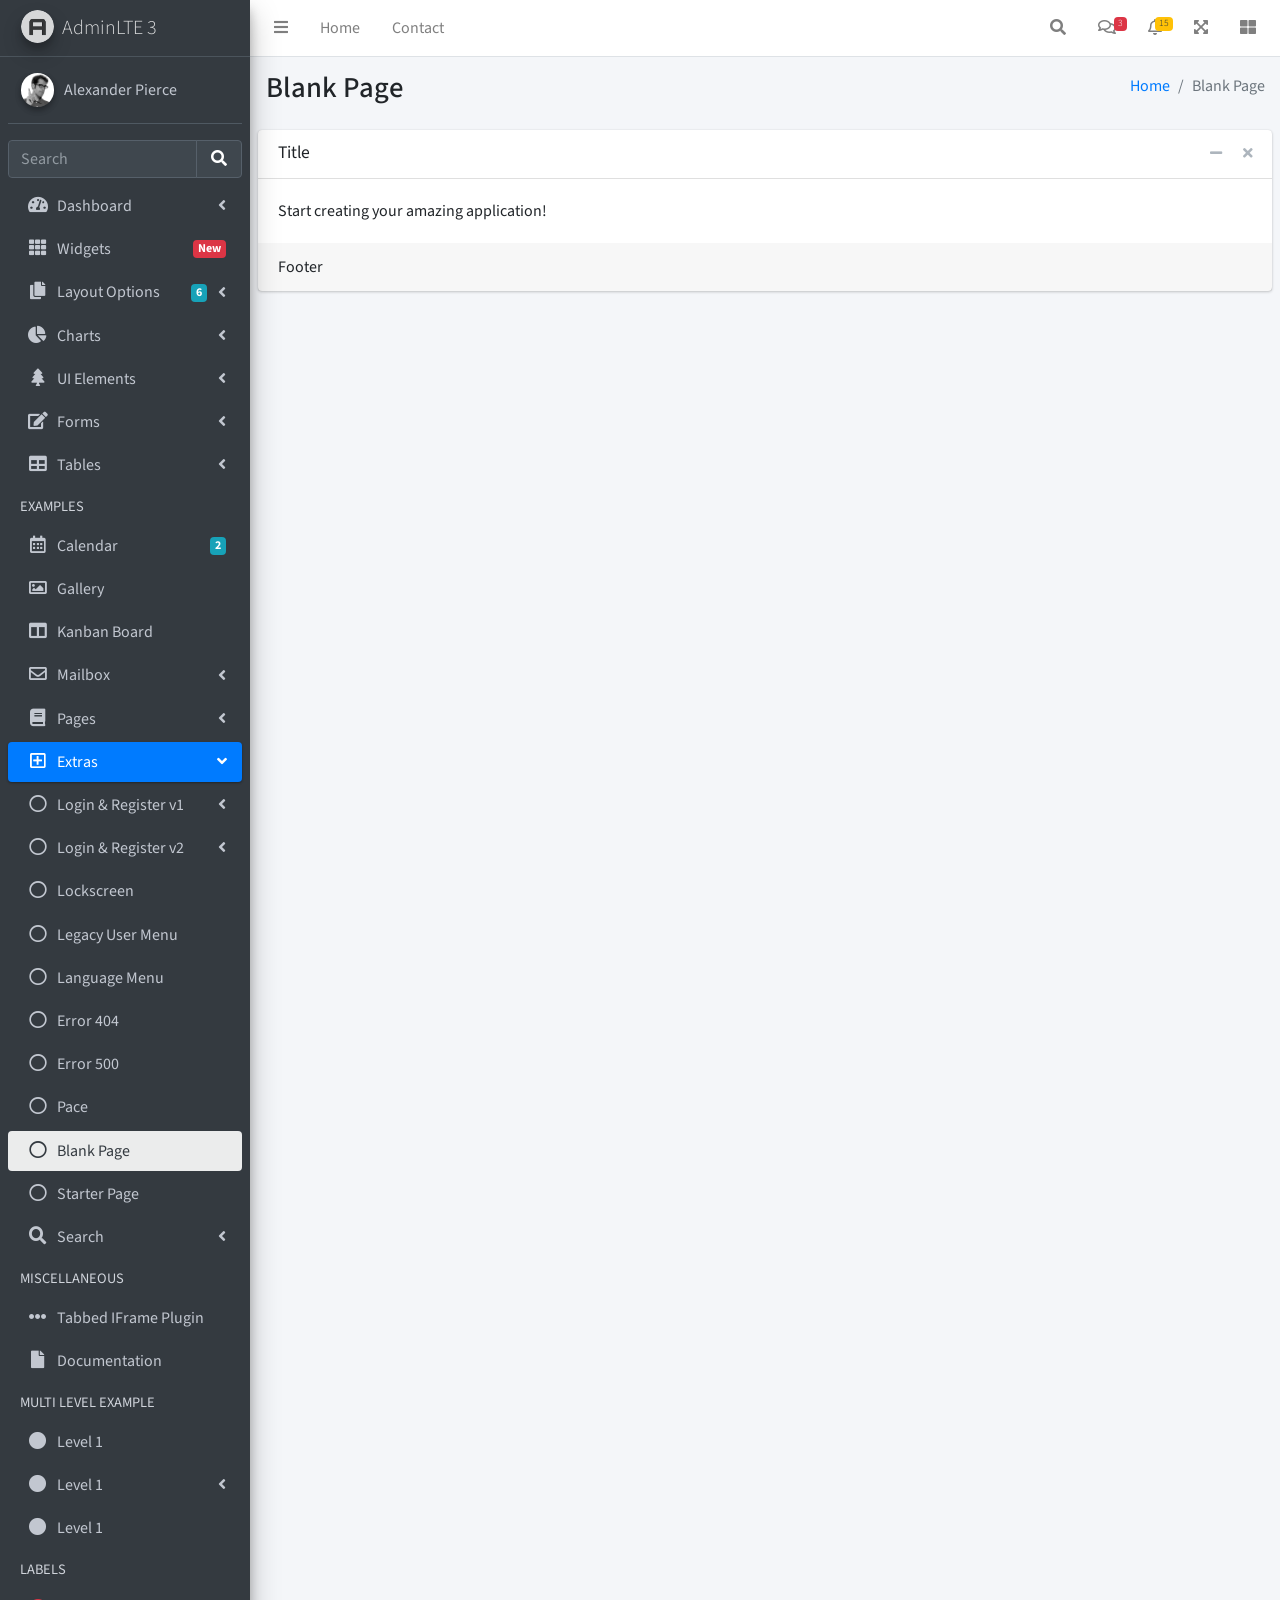
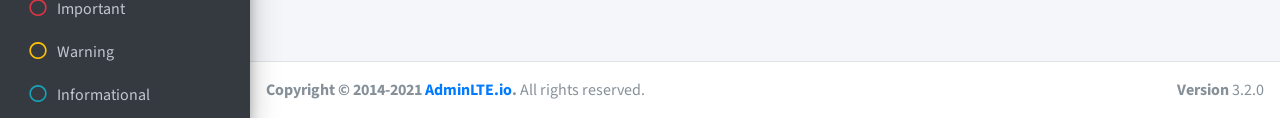
<file: templates/examples/blank.html>
<!DOCTYPE html>
<html lang="en">
<head>
  <meta charset="utf-8">
  <meta name="viewport" content="width=device-width, initial-scale=1">
  <title>AdminLTE 3 | Blank Page</title>

  <!-- Google Font: Source Sans Pro -->
  <link rel="stylesheet" href="https://fonts.googleapis.com/css?family=Source+Sans+Pro:300,400,400i,700&display=fallback">
  <!-- Font Awesome -->
  <link rel="stylesheet" href="../../plugins/fontawesome-free/css/all.min.css">
  <!-- Theme style -->
  <link rel="stylesheet" href="../../dist/css/adminlte.min.css">
</head>
<body class="hold-transition sidebar-mini">
<!-- Site wrapper -->
<div class="wrapper">
  <!-- Navbar -->
  <nav class="main-header navbar navbar-expand navbar-white navbar-light">
    <!-- Left navbar links -->
    <ul class="navbar-nav">
      <li class="nav-item">
        <a class="nav-link" data-widget="pushmenu" href="#" role="button"><i class="fas fa-bars"></i></a>
      </li>
      <li class="nav-item d-none d-sm-inline-block">
        <a href="../../index3.html" class="nav-link">Home</a>
      </li>
      <li class="nav-item d-none d-sm-inline-block">
        <a href="#" class="nav-link">Contact</a>
      </li>
    </ul>

    <!-- Right navbar links -->
    <ul class="navbar-nav ml-auto">
      <!-- Navbar Search -->
      <li class="nav-item">
        <a class="nav-link" data-widget="navbar-search" href="#" role="button">
          <i class="fas fa-search"></i>
        </a>
        <div class="navbar-search-block">
          <form class="form-inline">
            <div class="input-group input-group-sm">
              <input class="form-control form-control-navbar" type="search" placeholder="Search" aria-label="Search">
              <div class="input-group-append">
                <button class="btn btn-navbar" type="submit">
                  <i class="fas fa-search"></i>
                </button>
                <button class="btn btn-navbar" type="button" data-widget="navbar-search">
                  <i class="fas fa-times"></i>
                </button>
              </div>
            </div>
          </form>
        </div>
      </li>

      <!-- Messages Dropdown Menu -->
      <li class="nav-item dropdown">
        <a class="nav-link" data-toggle="dropdown" href="#">
          <i class="far fa-comments"></i>
          <span class="badge badge-danger navbar-badge">3</span>
        </a>
        <div class="dropdown-menu dropdown-menu-lg dropdown-menu-right">
          <a href="#" class="dropdown-item">
            <!-- Message Start -->
            <div class="media">
              <img src="../../dist/img/user1-128x128.jpg" alt="User Avatar" class="img-size-50 mr-3 img-circle">
              <div class="media-body">
                <h3 class="dropdown-item-title">
                  Brad Diesel
                  <span class="float-right text-sm text-danger"><i class="fas fa-star"></i></span>
                </h3>
                <p class="text-sm">Call me whenever you can...</p>
                <p class="text-sm text-muted"><i class="far fa-clock mr-1"></i> 4 Hours Ago</p>
              </div>
            </div>
            <!-- Message End -->
          </a>
          <div class="dropdown-divider"></div>
          <a href="#" class="dropdown-item">
            <!-- Message Start -->
            <div class="media">
              <img src="../../dist/img/user8-128x128.jpg" alt="User Avatar" class="img-size-50 img-circle mr-3">
              <div class="media-body">
                <h3 class="dropdown-item-title">
                  John Pierce
                  <span class="float-right text-sm text-muted"><i class="fas fa-star"></i></span>
                </h3>
                <p class="text-sm">I got your message bro</p>
                <p class="text-sm text-muted"><i class="far fa-clock mr-1"></i> 4 Hours Ago</p>
              </div>
            </div>
            <!-- Message End -->
          </a>
          <div class="dropdown-divider"></div>
          <a href="#" class="dropdown-item">
            <!-- Message Start -->
            <div class="media">
              <img src="../../dist/img/user3-128x128.jpg" alt="User Avatar" class="img-size-50 img-circle mr-3">
              <div class="media-body">
                <h3 class="dropdown-item-title">
                  Nora Silvester
                  <span class="float-right text-sm text-warning"><i class="fas fa-star"></i></span>
                </h3>
                <p class="text-sm">The subject goes here</p>
                <p class="text-sm text-muted"><i class="far fa-clock mr-1"></i> 4 Hours Ago</p>
              </div>
            </div>
            <!-- Message End -->
          </a>
          <div class="dropdown-divider"></div>
          <a href="#" class="dropdown-item dropdown-footer">See All Messages</a>
        </div>
      </li>
      <!-- Notifications Dropdown Menu -->
      <li class="nav-item dropdown">
        <a class="nav-link" data-toggle="dropdown" href="#">
          <i class="far fa-bell"></i>
          <span class="badge badge-warning navbar-badge">15</span>
        </a>
        <div class="dropdown-menu dropdown-menu-lg dropdown-menu-right">
          <span class="dropdown-item dropdown-header">15 Notifications</span>
          <div class="dropdown-divider"></div>
          <a href="#" class="dropdown-item">
            <i class="fas fa-envelope mr-2"></i> 4 new messages
            <span class="float-right text-muted text-sm">3 mins</span>
          </a>
          <div class="dropdown-divider"></div>
          <a href="#" class="dropdown-item">
            <i class="fas fa-users mr-2"></i> 8 friend requests
            <span class="float-right text-muted text-sm">12 hours</span>
          </a>
          <div class="dropdown-divider"></div>
          <a href="#" class="dropdown-item">
            <i class="fas fa-file mr-2"></i> 3 new reports
            <span class="float-right text-muted text-sm">2 days</span>
          </a>
          <div class="dropdown-divider"></div>
          <a href="#" class="dropdown-item dropdown-footer">See All Notifications</a>
        </div>
      </li>
      <li class="nav-item">
        <a class="nav-link" data-widget="fullscreen" href="#" role="button">
          <i class="fas fa-expand-arrows-alt"></i>
        </a>
      </li>
      <li class="nav-item">
        <a class="nav-link" data-widget="control-sidebar" data-slide="true" href="#" role="button">
          <i class="fas fa-th-large"></i>
        </a>
      </li>
    </ul>
  </nav>
  <!-- /.navbar -->

  <!-- Main Sidebar Container -->
  <aside class="main-sidebar sidebar-dark-primary elevation-4">
    <!-- Brand Logo -->
    <a href="../../index3.html" class="brand-link">
      <img src="../../dist/img/AdminLTELogo.png" alt="AdminLTE Logo" class="brand-image img-circle elevation-3" style="opacity: .8">
      <span class="brand-text font-weight-light">AdminLTE 3</span>
    </a>

    <!-- Sidebar -->
    <div class="sidebar">
      <!-- Sidebar user (optional) -->
      <div class="user-panel mt-3 pb-3 mb-3 d-flex">
        <div class="image">
          <img src="../../dist/img/user2-160x160.jpg" class="img-circle elevation-2" alt="User Image">
        </div>
        <div class="info">
          <a href="#" class="d-block">Alexander Pierce</a>
        </div>
      </div>

      <!-- SidebarSearch Form -->
      <div class="form-inline">
        <div class="input-group" data-widget="sidebar-search">
          <input class="form-control form-control-sidebar" type="search" placeholder="Search" aria-label="Search">
          <div class="input-group-append">
            <button class="btn btn-sidebar">
              <i class="fas fa-search fa-fw"></i>
            </button>
          </div>
        </div>
      </div>

      <!-- Sidebar Menu -->
      <nav class="mt-2">
        <ul class="nav nav-pills nav-sidebar flex-column" data-widget="treeview" role="menu" data-accordion="false">
          <!-- Add icons to the links using the .nav-icon class
               with font-awesome or any other icon font library -->
          <li class="nav-item">
            <a href="#" class="nav-link">
              <i class="nav-icon fas fa-tachometer-alt"></i>
              <p>
                Dashboard
                <i class="right fas fa-angle-left"></i>
              </p>
            </a>
            <ul class="nav nav-treeview">
              <li class="nav-item">
                <a href="../../index.html" class="nav-link">
                  <i class="far fa-circle nav-icon"></i>
                  <p>Dashboard v1</p>
                </a>
              </li>
              <li class="nav-item">
                <a href="../../index2.html" class="nav-link">
                  <i class="far fa-circle nav-icon"></i>
                  <p>Dashboard v2</p>
                </a>
              </li>
              <li class="nav-item">
                <a href="../../index3.html" class="nav-link">
                  <i class="far fa-circle nav-icon"></i>
                  <p>Dashboard v3</p>
                </a>
              </li>
            </ul>
          </li>
          <li class="nav-item">
            <a href="../widgets.html" class="nav-link">
              <i class="nav-icon fas fa-th"></i>
              <p>
                Widgets
                <span class="right badge badge-danger">New</span>
              </p>
            </a>
          </li>
          <li class="nav-item">
            <a href="#" class="nav-link">
              <i class="nav-icon fas fa-copy"></i>
              <p>
                Layout Options
                <i class="fas fa-angle-left right"></i>
                <span class="badge badge-info right">6</span>
              </p>
            </a>
            <ul class="nav nav-treeview">
              <li class="nav-item">
                <a href="../layout/top-nav.html" class="nav-link">
                  <i class="far fa-circle nav-icon"></i>
                  <p>Top Navigation</p>
                </a>
              </li>
              <li class="nav-item">
                <a href="../layout/top-nav-sidebar.html" class="nav-link">
                  <i class="far fa-circle nav-icon"></i>
                  <p>Top Navigation + Sidebar</p>
                </a>
              </li>
              <li class="nav-item">
                <a href="../layout/boxed.html" class="nav-link">
                  <i class="far fa-circle nav-icon"></i>
                  <p>Boxed</p>
                </a>
              </li>
              <li class="nav-item">
                <a href="../layout/fixed-sidebar.html" class="nav-link">
                  <i class="far fa-circle nav-icon"></i>
                  <p>Fixed Sidebar</p>
                </a>
              </li>
              <li class="nav-item">
                <a href="../layout/fixed-sidebar-custom.html" class="nav-link">
                  <i class="far fa-circle nav-icon"></i>
                  <p>Fixed Sidebar <small>+ Custom Area</small></p>
                </a>
              </li>
              <li class="nav-item">
                <a href="../layout/fixed-topnav.html" class="nav-link">
                  <i class="far fa-circle nav-icon"></i>
                  <p>Fixed Navbar</p>
                </a>
              </li>
              <li class="nav-item">
                <a href="../layout/fixed-footer.html" class="nav-link">
                  <i class="far fa-circle nav-icon"></i>
                  <p>Fixed Footer</p>
                </a>
              </li>
              <li class="nav-item">
                <a href="../layout/collapsed-sidebar.html" class="nav-link">
                  <i class="far fa-circle nav-icon"></i>
                  <p>Collapsed Sidebar</p>
                </a>
              </li>
            </ul>
          </li>
          <li class="nav-item">
            <a href="#" class="nav-link">
              <i class="nav-icon fas fa-chart-pie"></i>
              <p>
                Charts
                <i class="right fas fa-angle-left"></i>
              </p>
            </a>
            <ul class="nav nav-treeview">
              <li class="nav-item">
                <a href="../charts/chartjs.html" class="nav-link">
                  <i class="far fa-circle nav-icon"></i>
                  <p>ChartJS</p>
                </a>
              </li>
              <li class="nav-item">
                <a href="../charts/flot.html" class="nav-link">
                  <i class="far fa-circle nav-icon"></i>
                  <p>Flot</p>
                </a>
              </li>
              <li class="nav-item">
                <a href="../charts/inline.html" class="nav-link">
                  <i class="far fa-circle nav-icon"></i>
                  <p>Inline</p>
                </a>
              </li>
              <li class="nav-item">
                <a href="../charts/uplot.html" class="nav-link">
                  <i class="far fa-circle nav-icon"></i>
                  <p>uPlot</p>
                </a>
              </li>
            </ul>
          </li>
          <li class="nav-item">
            <a href="#" class="nav-link">
              <i class="nav-icon fas fa-tree"></i>
              <p>
                UI Elements
                <i class="fas fa-angle-left right"></i>
              </p>
            </a>
            <ul class="nav nav-treeview">
              <li class="nav-item">
                <a href="../UI/general.html" class="nav-link">
                  <i class="far fa-circle nav-icon"></i>
                  <p>General</p>
                </a>
              </li>
              <li class="nav-item">
                <a href="../UI/icons.html" class="nav-link">
                  <i class="far fa-circle nav-icon"></i>
                  <p>Icons</p>
                </a>
              </li>
              <li class="nav-item">
                <a href="../UI/buttons.html" class="nav-link">
                  <i class="far fa-circle nav-icon"></i>
                  <p>Buttons</p>
                </a>
              </li>
              <li class="nav-item">
                <a href="../UI/sliders.html" class="nav-link">
                  <i class="far fa-circle nav-icon"></i>
                  <p>Sliders</p>
                </a>
              </li>
              <li class="nav-item">
                <a href="../UI/modals.html" class="nav-link">
                  <i class="far fa-circle nav-icon"></i>
                  <p>Modals & Alerts</p>
                </a>
              </li>
              <li class="nav-item">
                <a href="../UI/navbar.html" class="nav-link">
                  <i class="far fa-circle nav-icon"></i>
                  <p>Navbar & Tabs</p>
                </a>
              </li>
              <li class="nav-item">
                <a href="../UI/timeline.html" class="nav-link">
                  <i class="far fa-circle nav-icon"></i>
                  <p>Timeline</p>
                </a>
              </li>
              <li class="nav-item">
                <a href="../UI/ribbons.html" class="nav-link">
                  <i class="far fa-circle nav-icon"></i>
                  <p>Ribbons</p>
                </a>
              </li>
            </ul>
          </li>
          <li class="nav-item">
            <a href="#" class="nav-link">
              <i class="nav-icon fas fa-edit"></i>
              <p>
                Forms
                <i class="fas fa-angle-left right"></i>
              </p>
            </a>
            <ul class="nav nav-treeview">
              <li class="nav-item">
                <a href="../forms/general.html" class="nav-link">
                  <i class="far fa-circle nav-icon"></i>
                  <p>General Elements</p>
                </a>
              </li>
              <li class="nav-item">
                <a href="../forms/advanced.html" class="nav-link">
                  <i class="far fa-circle nav-icon"></i>
                  <p>Advanced Elements</p>
                </a>
              </li>
              <li class="nav-item">
                <a href="../forms/editors.html" class="nav-link">
                  <i class="far fa-circle nav-icon"></i>
                  <p>Editors</p>
                </a>
              </li>
              <li class="nav-item">
                <a href="../forms/validation.html" class="nav-link">
                  <i class="far fa-circle nav-icon"></i>
                  <p>Validation</p>
                </a>
              </li>
            </ul>
          </li>
          <li class="nav-item">
            <a href="#" class="nav-link">
              <i class="nav-icon fas fa-table"></i>
              <p>
                Tables
                <i class="fas fa-angle-left right"></i>
              </p>
            </a>
            <ul class="nav nav-treeview">
              <li class="nav-item">
                <a href="../tables/simple.html" class="nav-link">
                  <i class="far fa-circle nav-icon"></i>
                  <p>Simple Tables</p>
                </a>
              </li>
              <li class="nav-item">
                <a href="../tables/data.html" class="nav-link">
                  <i class="far fa-circle nav-icon"></i>
                  <p>DataTables</p>
                </a>
              </li>
              <li class="nav-item">
                <a href="../tables/jsgrid.html" class="nav-link">
                  <i class="far fa-circle nav-icon"></i>
                  <p>jsGrid</p>
                </a>
              </li>
            </ul>
          </li>
          <li class="nav-header">EXAMPLES</li>
          <li class="nav-item">
            <a href="../calendar.html" class="nav-link">
              <i class="nav-icon far fa-calendar-alt"></i>
              <p>
                Calendar
                <span class="badge badge-info right">2</span>
              </p>
            </a>
          </li>
          <li class="nav-item">
            <a href="../gallery.html" class="nav-link">
              <i class="nav-icon far fa-image"></i>
              <p>
                Gallery
              </p>
            </a>
          </li>
          <li class="nav-item">
            <a href="../kanban.html" class="nav-link">
              <i class="nav-icon fas fa-columns"></i>
              <p>
                Kanban Board
              </p>
            </a>
          </li>
          <li class="nav-item">
            <a href="#" class="nav-link">
              <i class="nav-icon far fa-envelope"></i>
              <p>
                Mailbox
                <i class="fas fa-angle-left right"></i>
              </p>
            </a>
            <ul class="nav nav-treeview">
              <li class="nav-item">
                <a href="../mailbox/mailbox.html" class="nav-link">
                  <i class="far fa-circle nav-icon"></i>
                  <p>Inbox</p>
                </a>
              </li>
              <li class="nav-item">
                <a href="../mailbox/compose.html" class="nav-link">
                  <i class="far fa-circle nav-icon"></i>
                  <p>Compose</p>
                </a>
              </li>
              <li class="nav-item">
                <a href="../mailbox/read-mail.html" class="nav-link">
                  <i class="far fa-circle nav-icon"></i>
                  <p>Read</p>
                </a>
              </li>
            </ul>
          </li>
          <li class="nav-item">
            <a href="#" class="nav-link">
              <i class="nav-icon fas fa-book"></i>
              <p>
                Pages
                <i class="fas fa-angle-left right"></i>
              </p>
            </a>
            <ul class="nav nav-treeview">
              <li class="nav-item">
                <a href="../examples/invoice.html" class="nav-link">
                  <i class="far fa-circle nav-icon"></i>
                  <p>Invoice</p>
                </a>
              </li>
              <li class="nav-item">
                <a href="../examples/profile.html" class="nav-link">
                  <i class="far fa-circle nav-icon"></i>
                  <p>Profile</p>
                </a>
              </li>
              <li class="nav-item">
                <a href="../examples/e-commerce.html" class="nav-link">
                  <i class="far fa-circle nav-icon"></i>
                  <p>E-commerce</p>
                </a>
              </li>
              <li class="nav-item">
                <a href="../examples/projects.html" class="nav-link">
                  <i class="far fa-circle nav-icon"></i>
                  <p>Projects</p>
                </a>
              </li>
              <li class="nav-item">
                <a href="../examples/project-add.html" class="nav-link">
                  <i class="far fa-circle nav-icon"></i>
                  <p>Project Add</p>
                </a>
              </li>
              <li class="nav-item">
                <a href="../examples/project-edit.html" class="nav-link">
                  <i class="far fa-circle nav-icon"></i>
                  <p>Project Edit</p>
                </a>
              </li>
              <li class="nav-item">
                <a href="../examples/project-detail.html" class="nav-link">
                  <i class="far fa-circle nav-icon"></i>
                  <p>Project Detail</p>
                </a>
              </li>
              <li class="nav-item">
                <a href="../examples/contacts.html" class="nav-link">
                  <i class="far fa-circle nav-icon"></i>
                  <p>Contacts</p>
                </a>
              </li>
              <li class="nav-item">
                <a href="../examples/faq.html" class="nav-link">
                  <i class="far fa-circle nav-icon"></i>
                  <p>FAQ</p>
                </a>
              </li>
              <li class="nav-item">
                <a href="../examples/contact-us.html" class="nav-link">
                  <i class="far fa-circle nav-icon"></i>
                  <p>Contact us</p>
                </a>
              </li>
            </ul>
          </li>
          <li class="nav-item menu-open">
            <a href="#" class="nav-link active">
              <i class="nav-icon far fa-plus-square"></i>
              <p>
                Extras
                <i class="fas fa-angle-left right"></i>
              </p>
            </a>
            <ul class="nav nav-treeview">
              <li class="nav-item">
                <a href="#" class="nav-link">
                  <i class="far fa-circle nav-icon"></i>
                  <p>
                    Login & Register v1
                    <i class="fas fa-angle-left right"></i>
                  </p>
                </a>
                <ul class="nav nav-treeview">
                  <li class="nav-item">
                    <a href="../examples/login.html" class="nav-link">
                      <i class="far fa-circle nav-icon"></i>
                      <p>Login v1</p>
                    </a>
                  </li>
                  <li class="nav-item">
                    <a href="../examples/register.html" class="nav-link">
                      <i class="far fa-circle nav-icon"></i>
                      <p>Register v1</p>
                    </a>
                  </li>
                  <li class="nav-item">
                    <a href="../examples/forgot-password.html" class="nav-link">
                      <i class="far fa-circle nav-icon"></i>
                      <p>Forgot Password v1</p>
                    </a>
                  </li>
                  <li class="nav-item">
                    <a href="../examples/recover-password.html" class="nav-link">
                      <i class="far fa-circle nav-icon"></i>
                      <p>Recover Password v1</p>
                    </a>
                  </li>
                </ul>
              </li>
              <li class="nav-item">
                <a href="#" class="nav-link">
                  <i class="far fa-circle nav-icon"></i>
                  <p>
                    Login & Register v2
                    <i class="fas fa-angle-left right"></i>
                  </p>
                </a>
                <ul class="nav nav-treeview">
                  <li class="nav-item">
                    <a href="../examples/login-v2.html" class="nav-link">
                      <i class="far fa-circle nav-icon"></i>
                      <p>Login v2</p>
                    </a>
                  </li>
                  <li class="nav-item">
                    <a href="../examples/register-v2.html" class="nav-link">
                      <i class="far fa-circle nav-icon"></i>
                      <p>Register v2</p>
                    </a>
                  </li>
                  <li class="nav-item">
                    <a href="../examples/forgot-password-v2.html" class="nav-link">
                      <i class="far fa-circle nav-icon"></i>
                      <p>Forgot Password v2</p>
                    </a>
                  </li>
                  <li class="nav-item">
                    <a href="../examples/recover-password-v2.html" class="nav-link">
                      <i class="far fa-circle nav-icon"></i>
                      <p>Recover Password v2</p>
                    </a>
                  </li>
                </ul>
              </li>
              <li class="nav-item">
                <a href="../examples/lockscreen.html" class="nav-link">
                  <i class="far fa-circle nav-icon"></i>
                  <p>Lockscreen</p>
                </a>
              </li>
              <li class="nav-item">
                <a href="../examples/legacy-user-menu.html" class="nav-link">
                  <i class="far fa-circle nav-icon"></i>
                  <p>Legacy User Menu</p>
                </a>
              </li>
              <li class="nav-item">
                <a href="../examples/language-menu.html" class="nav-link">
                  <i class="far fa-circle nav-icon"></i>
                  <p>Language Menu</p>
                </a>
              </li>
              <li class="nav-item">
                <a href="../examples/404.html" class="nav-link">
                  <i class="far fa-circle nav-icon"></i>
                  <p>Error 404</p>
                </a>
              </li>
              <li class="nav-item">
                <a href="../examples/500.html" class="nav-link">
                  <i class="far fa-circle nav-icon"></i>
                  <p>Error 500</p>
                </a>
              </li>
              <li class="nav-item">
                <a href="../examples/pace.html" class="nav-link">
                  <i class="far fa-circle nav-icon"></i>
                  <p>Pace</p>
                </a>
              </li>
              <li class="nav-item">
                <a href="../examples/blank.html" class="nav-link active">
                  <i class="far fa-circle nav-icon"></i>
                  <p>Blank Page</p>
                </a>
              </li>
              <li class="nav-item">
                <a href="../../starter.html" class="nav-link">
                  <i class="far fa-circle nav-icon"></i>
                  <p>Starter Page</p>
                </a>
              </li>
            </ul>
          </li>
          <li class="nav-item">
            <a href="#" class="nav-link">
              <i class="nav-icon fas fa-search"></i>
              <p>
                Search
                <i class="fas fa-angle-left right"></i>
              </p>
            </a>
            <ul class="nav nav-treeview">
              <li class="nav-item">
                <a href="../search/simple.html" class="nav-link">
                  <i class="far fa-circle nav-icon"></i>
                  <p>Simple Search</p>
                </a>
              </li>
              <li class="nav-item">
                <a href="../search/enhanced.html" class="nav-link">
                  <i class="far fa-circle nav-icon"></i>
                  <p>Enhanced</p>
                </a>
              </li>
            </ul>
          </li>
          <li class="nav-header">MISCELLANEOUS</li>
          <li class="nav-item">
            <a href="../../iframe.html" class="nav-link">
              <i class="nav-icon fas fa-ellipsis-h"></i>
              <p>Tabbed IFrame Plugin</p>
            </a>
          </li>
          <li class="nav-item">
            <a href="https://adminlte.io/docs/3.1/" class="nav-link">
              <i class="nav-icon fas fa-file"></i>
              <p>Documentation</p>
            </a>
          </li>
          <li class="nav-header">MULTI LEVEL EXAMPLE</li>
          <li class="nav-item">
            <a href="#" class="nav-link">
              <i class="fas fa-circle nav-icon"></i>
              <p>Level 1</p>
            </a>
          </li>
          <li class="nav-item">
            <a href="#" class="nav-link">
              <i class="nav-icon fas fa-circle"></i>
              <p>
                Level 1
                <i class="right fas fa-angle-left"></i>
              </p>
            </a>
            <ul class="nav nav-treeview">
              <li class="nav-item">
                <a href="#" class="nav-link">
                  <i class="far fa-circle nav-icon"></i>
                  <p>Level 2</p>
                </a>
              </li>
              <li class="nav-item">
                <a href="#" class="nav-link">
                  <i class="far fa-circle nav-icon"></i>
                  <p>
                    Level 2
                    <i class="right fas fa-angle-left"></i>
                  </p>
                </a>
                <ul class="nav nav-treeview">
                  <li class="nav-item">
                    <a href="#" class="nav-link">
                      <i class="far fa-dot-circle nav-icon"></i>
                      <p>Level 3</p>
                    </a>
                  </li>
                  <li class="nav-item">
                    <a href="#" class="nav-link">
                      <i class="far fa-dot-circle nav-icon"></i>
                      <p>Level 3</p>
                    </a>
                  </li>
                  <li class="nav-item">
                    <a href="#" class="nav-link">
                      <i class="far fa-dot-circle nav-icon"></i>
                      <p>Level 3</p>
                    </a>
                  </li>
                </ul>
              </li>
              <li class="nav-item">
                <a href="#" class="nav-link">
                  <i class="far fa-circle nav-icon"></i>
                  <p>Level 2</p>
                </a>
              </li>
            </ul>
          </li>
          <li class="nav-item">
            <a href="#" class="nav-link">
              <i class="fas fa-circle nav-icon"></i>
              <p>Level 1</p>
            </a>
          </li>
          <li class="nav-header">LABELS</li>
          <li class="nav-item">
            <a href="#" class="nav-link">
              <i class="nav-icon far fa-circle text-danger"></i>
              <p class="text">Important</p>
            </a>
          </li>
          <li class="nav-item">
            <a href="#" class="nav-link">
              <i class="nav-icon far fa-circle text-warning"></i>
              <p>Warning</p>
            </a>
          </li>
          <li class="nav-item">
            <a href="#" class="nav-link">
              <i class="nav-icon far fa-circle text-info"></i>
              <p>Informational</p>
            </a>
          </li>
        </ul>
      </nav>
      <!-- /.sidebar-menu -->
    </div>
    <!-- /.sidebar -->
  </aside>

  <!-- Content Wrapper. Contains page content -->
  <div class="content-wrapper">
    <!-- Content Header (Page header) -->
    <section class="content-header">
      <div class="container-fluid">
        <div class="row mb-2">
          <div class="col-sm-6">
            <h1>Blank Page</h1>
          </div>
          <div class="col-sm-6">
            <ol class="breadcrumb float-sm-right">
              <li class="breadcrumb-item"><a href="#">Home</a></li>
              <li class="breadcrumb-item active">Blank Page</li>
            </ol>
          </div>
        </div>
      </div><!-- /.container-fluid -->
    </section>

    <!-- Main content -->
    <section class="content">

      <!-- Default box -->
      <div class="card">
        <div class="card-header">
          <h3 class="card-title">Title</h3>

          <div class="card-tools">
            <button type="button" class="btn btn-tool" data-card-widget="collapse" title="Collapse">
              <i class="fas fa-minus"></i>
            </button>
            <button type="button" class="btn btn-tool" data-card-widget="remove" title="Remove">
              <i class="fas fa-times"></i>
            </button>
          </div>
        </div>
        <div class="card-body">
          Start creating your amazing application!
        </div>
        <!-- /.card-body -->
        <div class="card-footer">
          Footer
        </div>
        <!-- /.card-footer-->
      </div>
      <!-- /.card -->

    </section>
    <!-- /.content -->
  </div>
  <!-- /.content-wrapper -->

  <footer class="main-footer">
    <div class="float-right d-none d-sm-block">
      <b>Version</b> 3.2.0
    </div>
    <strong>Copyright &copy; 2014-2021 <a href="https://adminlte.io">AdminLTE.io</a>.</strong> All rights reserved.
  </footer>

  <!-- Control Sidebar -->
  <aside class="control-sidebar control-sidebar-dark">
    <!-- Control sidebar content goes here -->
  </aside>
  <!-- /.control-sidebar -->
</div>
<!-- ./wrapper -->

<!-- jQuery -->
<script src="../../plugins/jquery/jquery.min.js"></script>
<!-- Bootstrap 4 -->
<script src="../../plugins/bootstrap/js/bootstrap.bundle.min.js"></script>
<!-- AdminLTE App -->
<script src="../../dist/js/adminlte.min.js"></script>
<!-- AdminLTE for demo purposes -->
<script src="../../dist/js/demo.js"></script>
</body>
</html>
</file>
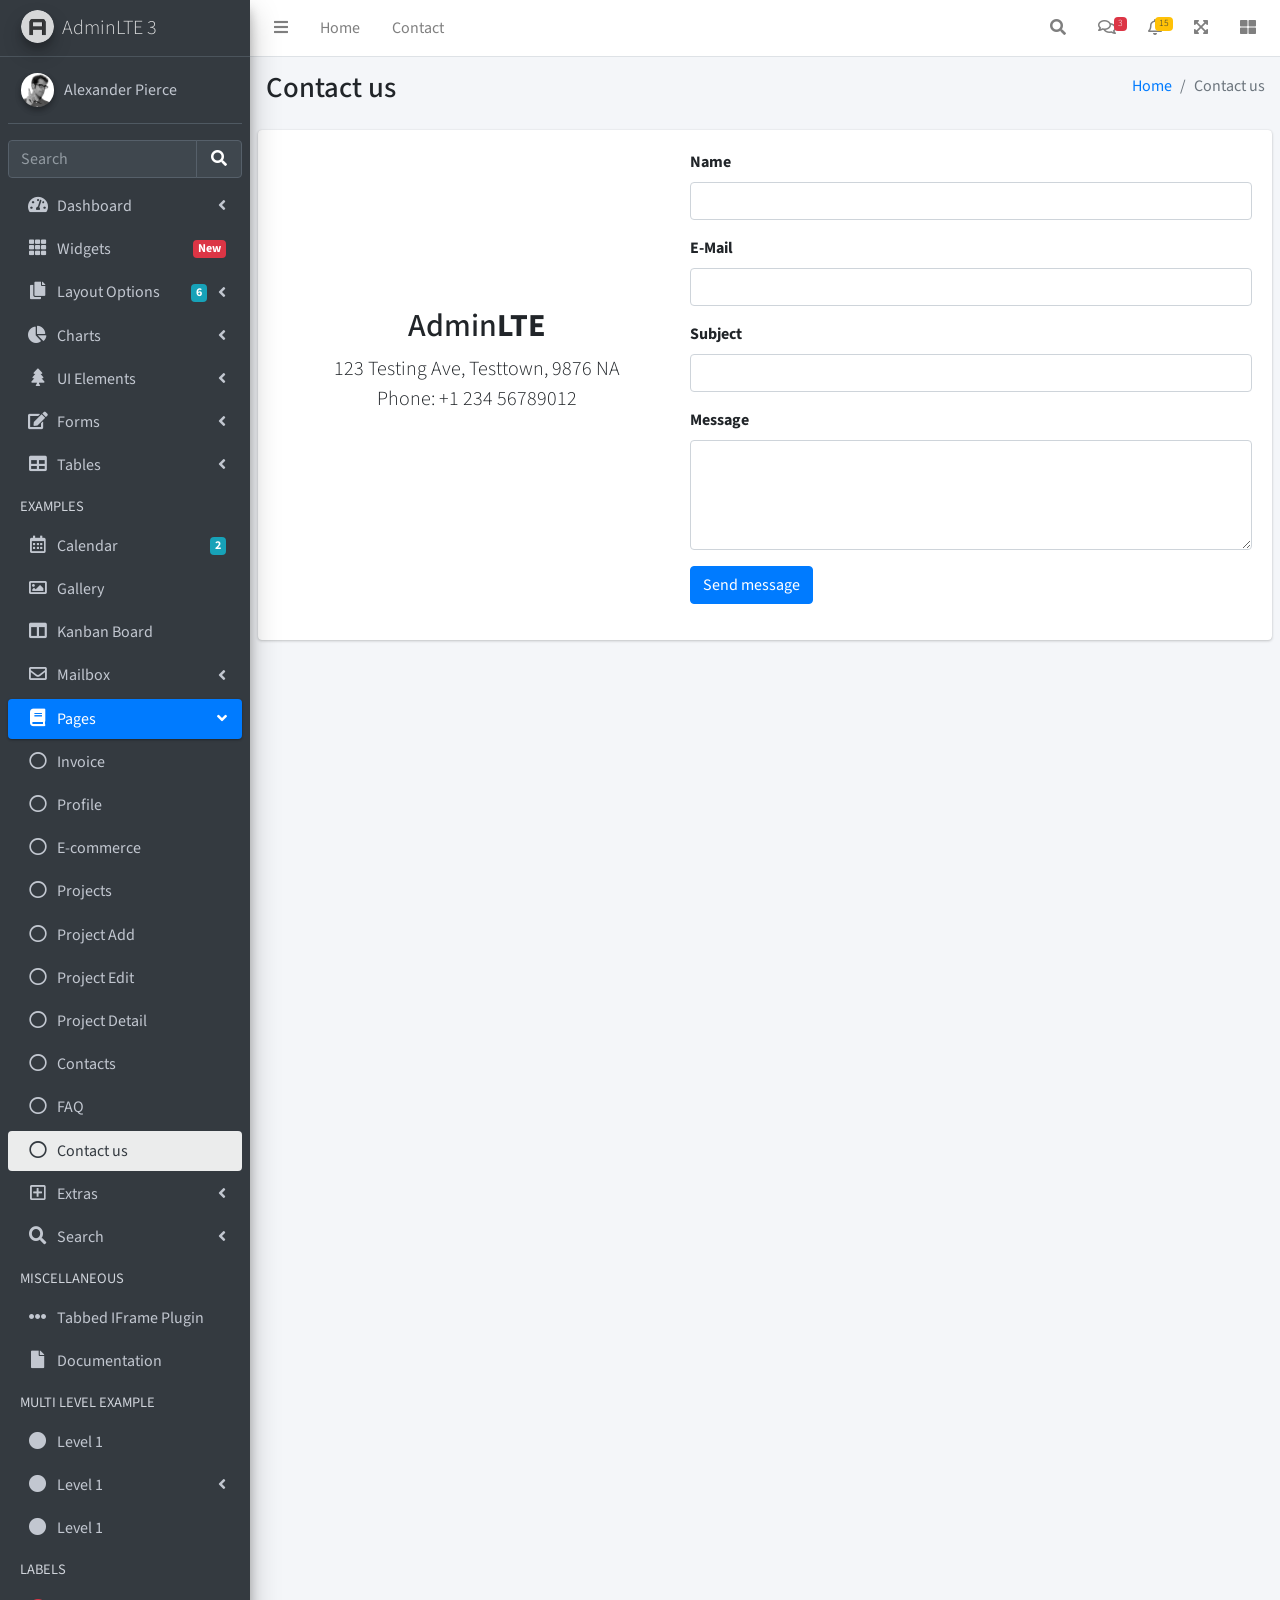
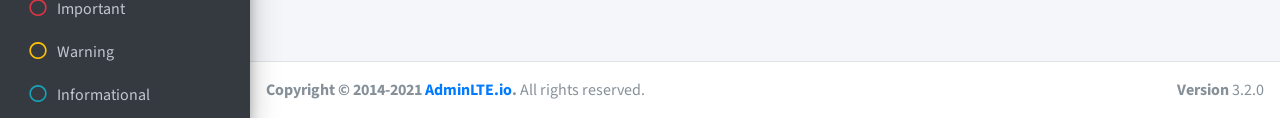
<file: templates/examples/contact-us.html>
<!DOCTYPE html>
<html lang="en">
<head>
  <meta charset="utf-8">
  <meta name="viewport" content="width=device-width, initial-scale=1">
  <title>AdminLTE 3 | Contact us</title>

  <!-- Google Font: Source Sans Pro -->
  <link rel="stylesheet" href="https://fonts.googleapis.com/css?family=Source+Sans+Pro:300,400,400i,700&display=fallback">
  <!-- Font Awesome -->
  <link rel="stylesheet" href="../../plugins/fontawesome-free/css/all.min.css">
  <!-- Theme style -->
  <link rel="stylesheet" href="../../dist/css/adminlte.min.css">
</head>
<body class="hold-transition sidebar-mini">
<!-- Site wrapper -->
<div class="wrapper">
  <!-- Navbar -->
  <nav class="main-header navbar navbar-expand navbar-white navbar-light">
    <!-- Left navbar links -->
    <ul class="navbar-nav">
      <li class="nav-item">
        <a class="nav-link" data-widget="pushmenu" href="#" role="button"><i class="fas fa-bars"></i></a>
      </li>
      <li class="nav-item d-none d-sm-inline-block">
        <a href="../../index3.html" class="nav-link">Home</a>
      </li>
      <li class="nav-item d-none d-sm-inline-block">
        <a href="#" class="nav-link">Contact</a>
      </li>
    </ul>

    <!-- Right navbar links -->
    <ul class="navbar-nav ml-auto">
      <!-- Navbar Search -->
      <li class="nav-item">
        <a class="nav-link" data-widget="navbar-search" href="#" role="button">
          <i class="fas fa-search"></i>
        </a>
        <div class="navbar-search-block">
          <form class="form-inline">
            <div class="input-group input-group-sm">
              <input class="form-control form-control-navbar" type="search" placeholder="Search" aria-label="Search">
              <div class="input-group-append">
                <button class="btn btn-navbar" type="submit">
                  <i class="fas fa-search"></i>
                </button>
                <button class="btn btn-navbar" type="button" data-widget="navbar-search">
                  <i class="fas fa-times"></i>
                </button>
              </div>
            </div>
          </form>
        </div>
      </li>

      <!-- Messages Dropdown Menu -->
      <li class="nav-item dropdown">
        <a class="nav-link" data-toggle="dropdown" href="#">
          <i class="far fa-comments"></i>
          <span class="badge badge-danger navbar-badge">3</span>
        </a>
        <div class="dropdown-menu dropdown-menu-lg dropdown-menu-right">
          <a href="#" class="dropdown-item">
            <!-- Message Start -->
            <div class="media">
              <img src="../../dist/img/user1-128x128.jpg" alt="User Avatar" class="img-size-50 mr-3 img-circle">
              <div class="media-body">
                <h3 class="dropdown-item-title">
                  Brad Diesel
                  <span class="float-right text-sm text-danger"><i class="fas fa-star"></i></span>
                </h3>
                <p class="text-sm">Call me whenever you can...</p>
                <p class="text-sm text-muted"><i class="far fa-clock mr-1"></i> 4 Hours Ago</p>
              </div>
            </div>
            <!-- Message End -->
          </a>
          <div class="dropdown-divider"></div>
          <a href="#" class="dropdown-item">
            <!-- Message Start -->
            <div class="media">
              <img src="../../dist/img/user8-128x128.jpg" alt="User Avatar" class="img-size-50 img-circle mr-3">
              <div class="media-body">
                <h3 class="dropdown-item-title">
                  John Pierce
                  <span class="float-right text-sm text-muted"><i class="fas fa-star"></i></span>
                </h3>
                <p class="text-sm">I got your message bro</p>
                <p class="text-sm text-muted"><i class="far fa-clock mr-1"></i> 4 Hours Ago</p>
              </div>
            </div>
            <!-- Message End -->
          </a>
          <div class="dropdown-divider"></div>
          <a href="#" class="dropdown-item">
            <!-- Message Start -->
            <div class="media">
              <img src="../../dist/img/user3-128x128.jpg" alt="User Avatar" class="img-size-50 img-circle mr-3">
              <div class="media-body">
                <h3 class="dropdown-item-title">
                  Nora Silvester
                  <span class="float-right text-sm text-warning"><i class="fas fa-star"></i></span>
                </h3>
                <p class="text-sm">The subject goes here</p>
                <p class="text-sm text-muted"><i class="far fa-clock mr-1"></i> 4 Hours Ago</p>
              </div>
            </div>
            <!-- Message End -->
          </a>
          <div class="dropdown-divider"></div>
          <a href="#" class="dropdown-item dropdown-footer">See All Messages</a>
        </div>
      </li>
      <!-- Notifications Dropdown Menu -->
      <li class="nav-item dropdown">
        <a class="nav-link" data-toggle="dropdown" href="#">
          <i class="far fa-bell"></i>
          <span class="badge badge-warning navbar-badge">15</span>
        </a>
        <div class="dropdown-menu dropdown-menu-lg dropdown-menu-right">
          <span class="dropdown-item dropdown-header">15 Notifications</span>
          <div class="dropdown-divider"></div>
          <a href="#" class="dropdown-item">
            <i class="fas fa-envelope mr-2"></i> 4 new messages
            <span class="float-right text-muted text-sm">3 mins</span>
          </a>
          <div class="dropdown-divider"></div>
          <a href="#" class="dropdown-item">
            <i class="fas fa-users mr-2"></i> 8 friend requests
            <span class="float-right text-muted text-sm">12 hours</span>
          </a>
          <div class="dropdown-divider"></div>
          <a href="#" class="dropdown-item">
            <i class="fas fa-file mr-2"></i> 3 new reports
            <span class="float-right text-muted text-sm">2 days</span>
          </a>
          <div class="dropdown-divider"></div>
          <a href="#" class="dropdown-item dropdown-footer">See All Notifications</a>
        </div>
      </li>
      <li class="nav-item">
        <a class="nav-link" data-widget="fullscreen" href="#" role="button">
          <i class="fas fa-expand-arrows-alt"></i>
        </a>
      </li>
      <li class="nav-item">
        <a class="nav-link" data-widget="control-sidebar" data-slide="true" href="#" role="button">
          <i class="fas fa-th-large"></i>
        </a>
      </li>
    </ul>
  </nav>
  <!-- /.navbar -->

  <!-- Main Sidebar Container -->
  <aside class="main-sidebar sidebar-dark-primary elevation-4">
    <!-- Brand Logo -->
    <a href="../../index3.html" class="brand-link">
      <img src="../../dist/img/AdminLTELogo.png" alt="AdminLTE Logo" class="brand-image img-circle elevation-3" style="opacity: .8">
      <span class="brand-text font-weight-light">AdminLTE 3</span>
    </a>

    <!-- Sidebar -->
    <div class="sidebar">
      <!-- Sidebar user (optional) -->
      <div class="user-panel mt-3 pb-3 mb-3 d-flex">
        <div class="image">
          <img src="../../dist/img/user2-160x160.jpg" class="img-circle elevation-2" alt="User Image">
        </div>
        <div class="info">
          <a href="#" class="d-block">Alexander Pierce</a>
        </div>
      </div>

      <!-- SidebarSearch Form -->
      <div class="form-inline">
        <div class="input-group" data-widget="sidebar-search">
          <input class="form-control form-control-sidebar" type="search" placeholder="Search" aria-label="Search">
          <div class="input-group-append">
            <button class="btn btn-sidebar">
              <i class="fas fa-search fa-fw"></i>
            </button>
          </div>
        </div>
      </div>

      <!-- Sidebar Menu -->
      <nav class="mt-2">
        <ul class="nav nav-pills nav-sidebar flex-column" data-widget="treeview" role="menu" data-accordion="false">
          <!-- Add icons to the links using the .nav-icon class
               with font-awesome or any other icon font library -->
          <li class="nav-item">
            <a href="#" class="nav-link">
              <i class="nav-icon fas fa-tachometer-alt"></i>
              <p>
                Dashboard
                <i class="right fas fa-angle-left"></i>
              </p>
            </a>
            <ul class="nav nav-treeview">
              <li class="nav-item">
                <a href="../../index.html" class="nav-link">
                  <i class="far fa-circle nav-icon"></i>
                  <p>Dashboard v1</p>
                </a>
              </li>
              <li class="nav-item">
                <a href="../../index2.html" class="nav-link">
                  <i class="far fa-circle nav-icon"></i>
                  <p>Dashboard v2</p>
                </a>
              </li>
              <li class="nav-item">
                <a href="../../index3.html" class="nav-link">
                  <i class="far fa-circle nav-icon"></i>
                  <p>Dashboard v3</p>
                </a>
              </li>
            </ul>
          </li>
          <li class="nav-item">
            <a href="../widgets.html" class="nav-link">
              <i class="nav-icon fas fa-th"></i>
              <p>
                Widgets
                <span class="right badge badge-danger">New</span>
              </p>
            </a>
          </li>
          <li class="nav-item">
            <a href="#" class="nav-link">
              <i class="nav-icon fas fa-copy"></i>
              <p>
                Layout Options
                <i class="fas fa-angle-left right"></i>
                <span class="badge badge-info right">6</span>
              </p>
            </a>
            <ul class="nav nav-treeview">
              <li class="nav-item">
                <a href="../layout/top-nav.html" class="nav-link">
                  <i class="far fa-circle nav-icon"></i>
                  <p>Top Navigation</p>
                </a>
              </li>
              <li class="nav-item">
                <a href="../layout/top-nav-sidebar.html" class="nav-link">
                  <i class="far fa-circle nav-icon"></i>
                  <p>Top Navigation + Sidebar</p>
                </a>
              </li>
              <li class="nav-item">
                <a href="../layout/boxed.html" class="nav-link">
                  <i class="far fa-circle nav-icon"></i>
                  <p>Boxed</p>
                </a>
              </li>
              <li class="nav-item">
                <a href="../layout/fixed-sidebar.html" class="nav-link">
                  <i class="far fa-circle nav-icon"></i>
                  <p>Fixed Sidebar</p>
                </a>
              </li>
              <li class="nav-item">
                <a href="../layout/fixed-sidebar-custom.html" class="nav-link">
                  <i class="far fa-circle nav-icon"></i>
                  <p>Fixed Sidebar <small>+ Custom Area</small></p>
                </a>
              </li>
              <li class="nav-item">
                <a href="../layout/fixed-topnav.html" class="nav-link">
                  <i class="far fa-circle nav-icon"></i>
                  <p>Fixed Navbar</p>
                </a>
              </li>
              <li class="nav-item">
                <a href="../layout/fixed-footer.html" class="nav-link">
                  <i class="far fa-circle nav-icon"></i>
                  <p>Fixed Footer</p>
                </a>
              </li>
              <li class="nav-item">
                <a href="../layout/collapsed-sidebar.html" class="nav-link">
                  <i class="far fa-circle nav-icon"></i>
                  <p>Collapsed Sidebar</p>
                </a>
              </li>
            </ul>
          </li>
          <li class="nav-item">
            <a href="#" class="nav-link">
              <i class="nav-icon fas fa-chart-pie"></i>
              <p>
                Charts
                <i class="right fas fa-angle-left"></i>
              </p>
            </a>
            <ul class="nav nav-treeview">
              <li class="nav-item">
                <a href="../charts/chartjs.html" class="nav-link">
                  <i class="far fa-circle nav-icon"></i>
                  <p>ChartJS</p>
                </a>
              </li>
              <li class="nav-item">
                <a href="../charts/flot.html" class="nav-link">
                  <i class="far fa-circle nav-icon"></i>
                  <p>Flot</p>
                </a>
              </li>
              <li class="nav-item">
                <a href="../charts/inline.html" class="nav-link">
                  <i class="far fa-circle nav-icon"></i>
                  <p>Inline</p>
                </a>
              </li>
              <li class="nav-item">
                <a href="../charts/uplot.html" class="nav-link">
                  <i class="far fa-circle nav-icon"></i>
                  <p>uPlot</p>
                </a>
              </li>
            </ul>
          </li>
          <li class="nav-item">
            <a href="#" class="nav-link">
              <i class="nav-icon fas fa-tree"></i>
              <p>
                UI Elements
                <i class="fas fa-angle-left right"></i>
              </p>
            </a>
            <ul class="nav nav-treeview">
              <li class="nav-item">
                <a href="../UI/general.html" class="nav-link">
                  <i class="far fa-circle nav-icon"></i>
                  <p>General</p>
                </a>
              </li>
              <li class="nav-item">
                <a href="../UI/icons.html" class="nav-link">
                  <i class="far fa-circle nav-icon"></i>
                  <p>Icons</p>
                </a>
              </li>
              <li class="nav-item">
                <a href="../UI/buttons.html" class="nav-link">
                  <i class="far fa-circle nav-icon"></i>
                  <p>Buttons</p>
                </a>
              </li>
              <li class="nav-item">
                <a href="../UI/sliders.html" class="nav-link">
                  <i class="far fa-circle nav-icon"></i>
                  <p>Sliders</p>
                </a>
              </li>
              <li class="nav-item">
                <a href="../UI/modals.html" class="nav-link">
                  <i class="far fa-circle nav-icon"></i>
                  <p>Modals & Alerts</p>
                </a>
              </li>
              <li class="nav-item">
                <a href="../UI/navbar.html" class="nav-link">
                  <i class="far fa-circle nav-icon"></i>
                  <p>Navbar & Tabs</p>
                </a>
              </li>
              <li class="nav-item">
                <a href="../UI/timeline.html" class="nav-link">
                  <i class="far fa-circle nav-icon"></i>
                  <p>Timeline</p>
                </a>
              </li>
              <li class="nav-item">
                <a href="../UI/ribbons.html" class="nav-link">
                  <i class="far fa-circle nav-icon"></i>
                  <p>Ribbons</p>
                </a>
              </li>
            </ul>
          </li>
          <li class="nav-item">
            <a href="#" class="nav-link">
              <i class="nav-icon fas fa-edit"></i>
              <p>
                Forms
                <i class="fas fa-angle-left right"></i>
              </p>
            </a>
            <ul class="nav nav-treeview">
              <li class="nav-item">
                <a href="../forms/general.html" class="nav-link">
                  <i class="far fa-circle nav-icon"></i>
                  <p>General Elements</p>
                </a>
              </li>
              <li class="nav-item">
                <a href="../forms/advanced.html" class="nav-link">
                  <i class="far fa-circle nav-icon"></i>
                  <p>Advanced Elements</p>
                </a>
              </li>
              <li class="nav-item">
                <a href="../forms/editors.html" class="nav-link">
                  <i class="far fa-circle nav-icon"></i>
                  <p>Editors</p>
                </a>
              </li>
              <li class="nav-item">
                <a href="../forms/validation.html" class="nav-link">
                  <i class="far fa-circle nav-icon"></i>
                  <p>Validation</p>
                </a>
              </li>
            </ul>
          </li>
          <li class="nav-item">
            <a href="#" class="nav-link">
              <i class="nav-icon fas fa-table"></i>
              <p>
                Tables
                <i class="fas fa-angle-left right"></i>
              </p>
            </a>
            <ul class="nav nav-treeview">
              <li class="nav-item">
                <a href="../tables/simple.html" class="nav-link">
                  <i class="far fa-circle nav-icon"></i>
                  <p>Simple Tables</p>
                </a>
              </li>
              <li class="nav-item">
                <a href="../tables/data.html" class="nav-link">
                  <i class="far fa-circle nav-icon"></i>
                  <p>DataTables</p>
                </a>
              </li>
              <li class="nav-item">
                <a href="../tables/jsgrid.html" class="nav-link">
                  <i class="far fa-circle nav-icon"></i>
                  <p>jsGrid</p>
                </a>
              </li>
            </ul>
          </li>
          <li class="nav-header">EXAMPLES</li>
          <li class="nav-item">
            <a href="../calendar.html" class="nav-link">
              <i class="nav-icon far fa-calendar-alt"></i>
              <p>
                Calendar
                <span class="badge badge-info right">2</span>
              </p>
            </a>
          </li>
          <li class="nav-item">
            <a href="../gallery.html" class="nav-link">
              <i class="nav-icon far fa-image"></i>
              <p>
                Gallery
              </p>
            </a>
          </li>
          <li class="nav-item">
            <a href="../kanban.html" class="nav-link">
              <i class="nav-icon fas fa-columns"></i>
              <p>
                Kanban Board
              </p>
            </a>
          </li>
          <li class="nav-item">
            <a href="#" class="nav-link">
              <i class="nav-icon far fa-envelope"></i>
              <p>
                Mailbox
                <i class="fas fa-angle-left right"></i>
              </p>
            </a>
            <ul class="nav nav-treeview">
              <li class="nav-item">
                <a href="../mailbox/mailbox.html" class="nav-link">
                  <i class="far fa-circle nav-icon"></i>
                  <p>Inbox</p>
                </a>
              </li>
              <li class="nav-item">
                <a href="../mailbox/compose.html" class="nav-link">
                  <i class="far fa-circle nav-icon"></i>
                  <p>Compose</p>
                </a>
              </li>
              <li class="nav-item">
                <a href="../mailbox/read-mail.html" class="nav-link">
                  <i class="far fa-circle nav-icon"></i>
                  <p>Read</p>
                </a>
              </li>
            </ul>
          </li>
          <li class="nav-item menu-open">
            <a href="#" class="nav-link active">
              <i class="nav-icon fas fa-book"></i>
              <p>
                Pages
                <i class="fas fa-angle-left right"></i>
              </p>
            </a>
            <ul class="nav nav-treeview">
              <li class="nav-item">
                <a href="../examples/invoice.html" class="nav-link">
                  <i class="far fa-circle nav-icon"></i>
                  <p>Invoice</p>
                </a>
              </li>
              <li class="nav-item">
                <a href="../examples/profile.html" class="nav-link">
                  <i class="far fa-circle nav-icon"></i>
                  <p>Profile</p>
                </a>
              </li>
              <li class="nav-item">
                <a href="../examples/e-commerce.html" class="nav-link">
                  <i class="far fa-circle nav-icon"></i>
                  <p>E-commerce</p>
                </a>
              </li>
              <li class="nav-item">
                <a href="../examples/projects.html" class="nav-link">
                  <i class="far fa-circle nav-icon"></i>
                  <p>Projects</p>
                </a>
              </li>
              <li class="nav-item">
                <a href="../examples/project-add.html" class="nav-link">
                  <i class="far fa-circle nav-icon"></i>
                  <p>Project Add</p>
                </a>
              </li>
              <li class="nav-item">
                <a href="../examples/project-edit.html" class="nav-link">
                  <i class="far fa-circle nav-icon"></i>
                  <p>Project Edit</p>
                </a>
              </li>
              <li class="nav-item">
                <a href="../examples/project-detail.html" class="nav-link">
                  <i class="far fa-circle nav-icon"></i>
                  <p>Project Detail</p>
                </a>
              </li>
              <li class="nav-item">
                <a href="../examples/contacts.html" class="nav-link">
                  <i class="far fa-circle nav-icon"></i>
                  <p>Contacts</p>
                </a>
              </li>
              <li class="nav-item">
                <a href="../examples/faq.html" class="nav-link">
                  <i class="far fa-circle nav-icon"></i>
                  <p>FAQ</p>
                </a>
              </li>
              <li class="nav-item">
                <a href="../examples/contact-us.html" class="nav-link active">
                  <i class="far fa-circle nav-icon"></i>
                  <p>Contact us</p>
                </a>
              </li>
            </ul>
          </li>
          <li class="nav-item">
            <a href="#" class="nav-link">
              <i class="nav-icon far fa-plus-square"></i>
              <p>
                Extras
                <i class="fas fa-angle-left right"></i>
              </p>
            </a>
            <ul class="nav nav-treeview">
              <li class="nav-item">
                <a href="#" class="nav-link">
                  <i class="far fa-circle nav-icon"></i>
                  <p>
                    Login & Register v1
                    <i class="fas fa-angle-left right"></i>
                  </p>
                </a>
                <ul class="nav nav-treeview">
                  <li class="nav-item">
                    <a href="../examples/login.html" class="nav-link">
                      <i class="far fa-circle nav-icon"></i>
                      <p>Login v1</p>
                    </a>
                  </li>
                  <li class="nav-item">
                    <a href="../examples/register.html" class="nav-link">
                      <i class="far fa-circle nav-icon"></i>
                      <p>Register v1</p>
                    </a>
                  </li>
                  <li class="nav-item">
                    <a href="../examples/forgot-password.html" class="nav-link">
                      <i class="far fa-circle nav-icon"></i>
                      <p>Forgot Password v1</p>
                    </a>
                  </li>
                  <li class="nav-item">
                    <a href="../examples/recover-password.html" class="nav-link">
                      <i class="far fa-circle nav-icon"></i>
                      <p>Recover Password v1</p>
                    </a>
                  </li>
                </ul>
              </li>
              <li class="nav-item">
                <a href="#" class="nav-link">
                  <i class="far fa-circle nav-icon"></i>
                  <p>
                    Login & Register v2
                    <i class="fas fa-angle-left right"></i>
                  </p>
                </a>
                <ul class="nav nav-treeview">
                  <li class="nav-item">
                    <a href="../examples/login-v2.html" class="nav-link">
                      <i class="far fa-circle nav-icon"></i>
                      <p>Login v2</p>
                    </a>
                  </li>
                  <li class="nav-item">
                    <a href="../examples/register-v2.html" class="nav-link">
                      <i class="far fa-circle nav-icon"></i>
                      <p>Register v2</p>
                    </a>
                  </li>
                  <li class="nav-item">
                    <a href="../examples/forgot-password-v2.html" class="nav-link">
                      <i class="far fa-circle nav-icon"></i>
                      <p>Forgot Password v2</p>
                    </a>
                  </li>
                  <li class="nav-item">
                    <a href="../examples/recover-password-v2.html" class="nav-link">
                      <i class="far fa-circle nav-icon"></i>
                      <p>Recover Password v2</p>
                    </a>
                  </li>
                </ul>
              </li>
              <li class="nav-item">
                <a href="../examples/lockscreen.html" class="nav-link">
                  <i class="far fa-circle nav-icon"></i>
                  <p>Lockscreen</p>
                </a>
              </li>
              <li class="nav-item">
                <a href="../examples/legacy-user-menu.html" class="nav-link">
                  <i class="far fa-circle nav-icon"></i>
                  <p>Legacy User Menu</p>
                </a>
              </li>
              <li class="nav-item">
                <a href="../examples/language-menu.html" class="nav-link">
                  <i class="far fa-circle nav-icon"></i>
                  <p>Language Menu</p>
                </a>
              </li>
              <li class="nav-item">
                <a href="../examples/404.html" class="nav-link">
                  <i class="far fa-circle nav-icon"></i>
                  <p>Error 404</p>
                </a>
              </li>
              <li class="nav-item">
                <a href="../examples/500.html" class="nav-link">
                  <i class="far fa-circle nav-icon"></i>
                  <p>Error 500</p>
                </a>
              </li>
              <li class="nav-item">
                <a href="../examples/pace.html" class="nav-link">
                  <i class="far fa-circle nav-icon"></i>
                  <p>Pace</p>
                </a>
              </li>
              <li class="nav-item">
                <a href="../examples/blank.html" class="nav-link">
                  <i class="far fa-circle nav-icon"></i>
                  <p>Blank Page</p>
                </a>
              </li>
              <li class="nav-item">
                <a href="../../starter.html" class="nav-link">
                  <i class="far fa-circle nav-icon"></i>
                  <p>Starter Page</p>
                </a>
              </li>
            </ul>
          </li>
          <li class="nav-item">
            <a href="#" class="nav-link">
              <i class="nav-icon fas fa-search"></i>
              <p>
                Search
                <i class="fas fa-angle-left right"></i>
              </p>
            </a>
            <ul class="nav nav-treeview">
              <li class="nav-item">
                <a href="../search/simple.html" class="nav-link">
                  <i class="far fa-circle nav-icon"></i>
                  <p>Simple Search</p>
                </a>
              </li>
              <li class="nav-item">
                <a href="../search/enhanced.html" class="nav-link">
                  <i class="far fa-circle nav-icon"></i>
                  <p>Enhanced</p>
                </a>
              </li>
            </ul>
          </li>
          <li class="nav-header">MISCELLANEOUS</li>
          <li class="nav-item">
            <a href="../../iframe.html" class="nav-link">
              <i class="nav-icon fas fa-ellipsis-h"></i>
              <p>Tabbed IFrame Plugin</p>
            </a>
          </li>
          <li class="nav-item">
            <a href="https://adminlte.io/docs/3.1/" class="nav-link">
              <i class="nav-icon fas fa-file"></i>
              <p>Documentation</p>
            </a>
          </li>
          <li class="nav-header">MULTI LEVEL EXAMPLE</li>
          <li class="nav-item">
            <a href="#" class="nav-link">
              <i class="fas fa-circle nav-icon"></i>
              <p>Level 1</p>
            </a>
          </li>
          <li class="nav-item">
            <a href="#" class="nav-link">
              <i class="nav-icon fas fa-circle"></i>
              <p>
                Level 1
                <i class="right fas fa-angle-left"></i>
              </p>
            </a>
            <ul class="nav nav-treeview">
              <li class="nav-item">
                <a href="#" class="nav-link">
                  <i class="far fa-circle nav-icon"></i>
                  <p>Level 2</p>
                </a>
              </li>
              <li class="nav-item">
                <a href="#" class="nav-link">
                  <i class="far fa-circle nav-icon"></i>
                  <p>
                    Level 2
                    <i class="right fas fa-angle-left"></i>
                  </p>
                </a>
                <ul class="nav nav-treeview">
                  <li class="nav-item">
                    <a href="#" class="nav-link">
                      <i class="far fa-dot-circle nav-icon"></i>
                      <p>Level 3</p>
                    </a>
                  </li>
                  <li class="nav-item">
                    <a href="#" class="nav-link">
                      <i class="far fa-dot-circle nav-icon"></i>
                      <p>Level 3</p>
                    </a>
                  </li>
                  <li class="nav-item">
                    <a href="#" class="nav-link">
                      <i class="far fa-dot-circle nav-icon"></i>
                      <p>Level 3</p>
                    </a>
                  </li>
                </ul>
              </li>
              <li class="nav-item">
                <a href="#" class="nav-link">
                  <i class="far fa-circle nav-icon"></i>
                  <p>Level 2</p>
                </a>
              </li>
            </ul>
          </li>
          <li class="nav-item">
            <a href="#" class="nav-link">
              <i class="fas fa-circle nav-icon"></i>
              <p>Level 1</p>
            </a>
          </li>
          <li class="nav-header">LABELS</li>
          <li class="nav-item">
            <a href="#" class="nav-link">
              <i class="nav-icon far fa-circle text-danger"></i>
              <p class="text">Important</p>
            </a>
          </li>
          <li class="nav-item">
            <a href="#" class="nav-link">
              <i class="nav-icon far fa-circle text-warning"></i>
              <p>Warning</p>
            </a>
          </li>
          <li class="nav-item">
            <a href="#" class="nav-link">
              <i class="nav-icon far fa-circle text-info"></i>
              <p>Informational</p>
            </a>
          </li>
        </ul>
      </nav>
      <!-- /.sidebar-menu -->
    </div>
    <!-- /.sidebar -->
  </aside>

  <!-- Content Wrapper. Contains page content -->
  <div class="content-wrapper">
    <!-- Content Header (Page header) -->
    <section class="content-header">
      <div class="container-fluid">
        <div class="row mb-2">
          <div class="col-sm-6">
            <h1>Contact us</h1>
          </div>
          <div class="col-sm-6">
            <ol class="breadcrumb float-sm-right">
              <li class="breadcrumb-item"><a href="#">Home</a></li>
              <li class="breadcrumb-item active">Contact us</li>
            </ol>
          </div>
        </div>
      </div><!-- /.container-fluid -->
    </section>

    <!-- Main content -->
    <section class="content">

      <!-- Default box -->
      <div class="card">
        <div class="card-body row">
          <div class="col-5 text-center d-flex align-items-center justify-content-center">
            <div class="">
              <h2>Admin<strong>LTE</strong></h2>
              <p class="lead mb-5">123 Testing Ave, Testtown, 9876 NA<br>
                Phone: +1 234 56789012
              </p>
            </div>
          </div>
          <div class="col-7">
            <div class="form-group">
              <label for="inputName">Name</label>
              <input type="text" id="inputName" class="form-control" />
            </div>
            <div class="form-group">
              <label for="inputEmail">E-Mail</label>
              <input type="email" id="inputEmail" class="form-control" />
            </div>
            <div class="form-group">
              <label for="inputSubject">Subject</label>
              <input type="text" id="inputSubject" class="form-control" />
            </div>
            <div class="form-group">
              <label for="inputMessage">Message</label>
              <textarea id="inputMessage" class="form-control" rows="4"></textarea>
            </div>
            <div class="form-group">
              <input type="submit" class="btn btn-primary" value="Send message">
            </div>
          </div>
        </div>
      </div>

    </section>
    <!-- /.content -->
  </div>
  <!-- /.content-wrapper -->

  <footer class="main-footer">
    <div class="float-right d-none d-sm-block">
      <b>Version</b> 3.2.0
    </div>
    <strong>Copyright &copy; 2014-2021 <a href="https://adminlte.io">AdminLTE.io</a>.</strong> All rights reserved.
  </footer>

  <!-- Control Sidebar -->
  <aside class="control-sidebar control-sidebar-dark">
    <!-- Control sidebar content goes here -->
  </aside>
  <!-- /.control-sidebar -->
</div>
<!-- ./wrapper -->

<!-- jQuery -->
<script src="../../plugins/jquery/jquery.min.js"></script>
<!-- Bootstrap 4 -->
<script src="../../plugins/bootstrap/js/bootstrap.bundle.min.js"></script>
<!-- AdminLTE App -->
<script src="../../dist/js/adminlte.min.js"></script>
<!-- AdminLTE for demo purposes -->
<script src="../../dist/js/demo.js"></script>
</body>
</html>
</file>
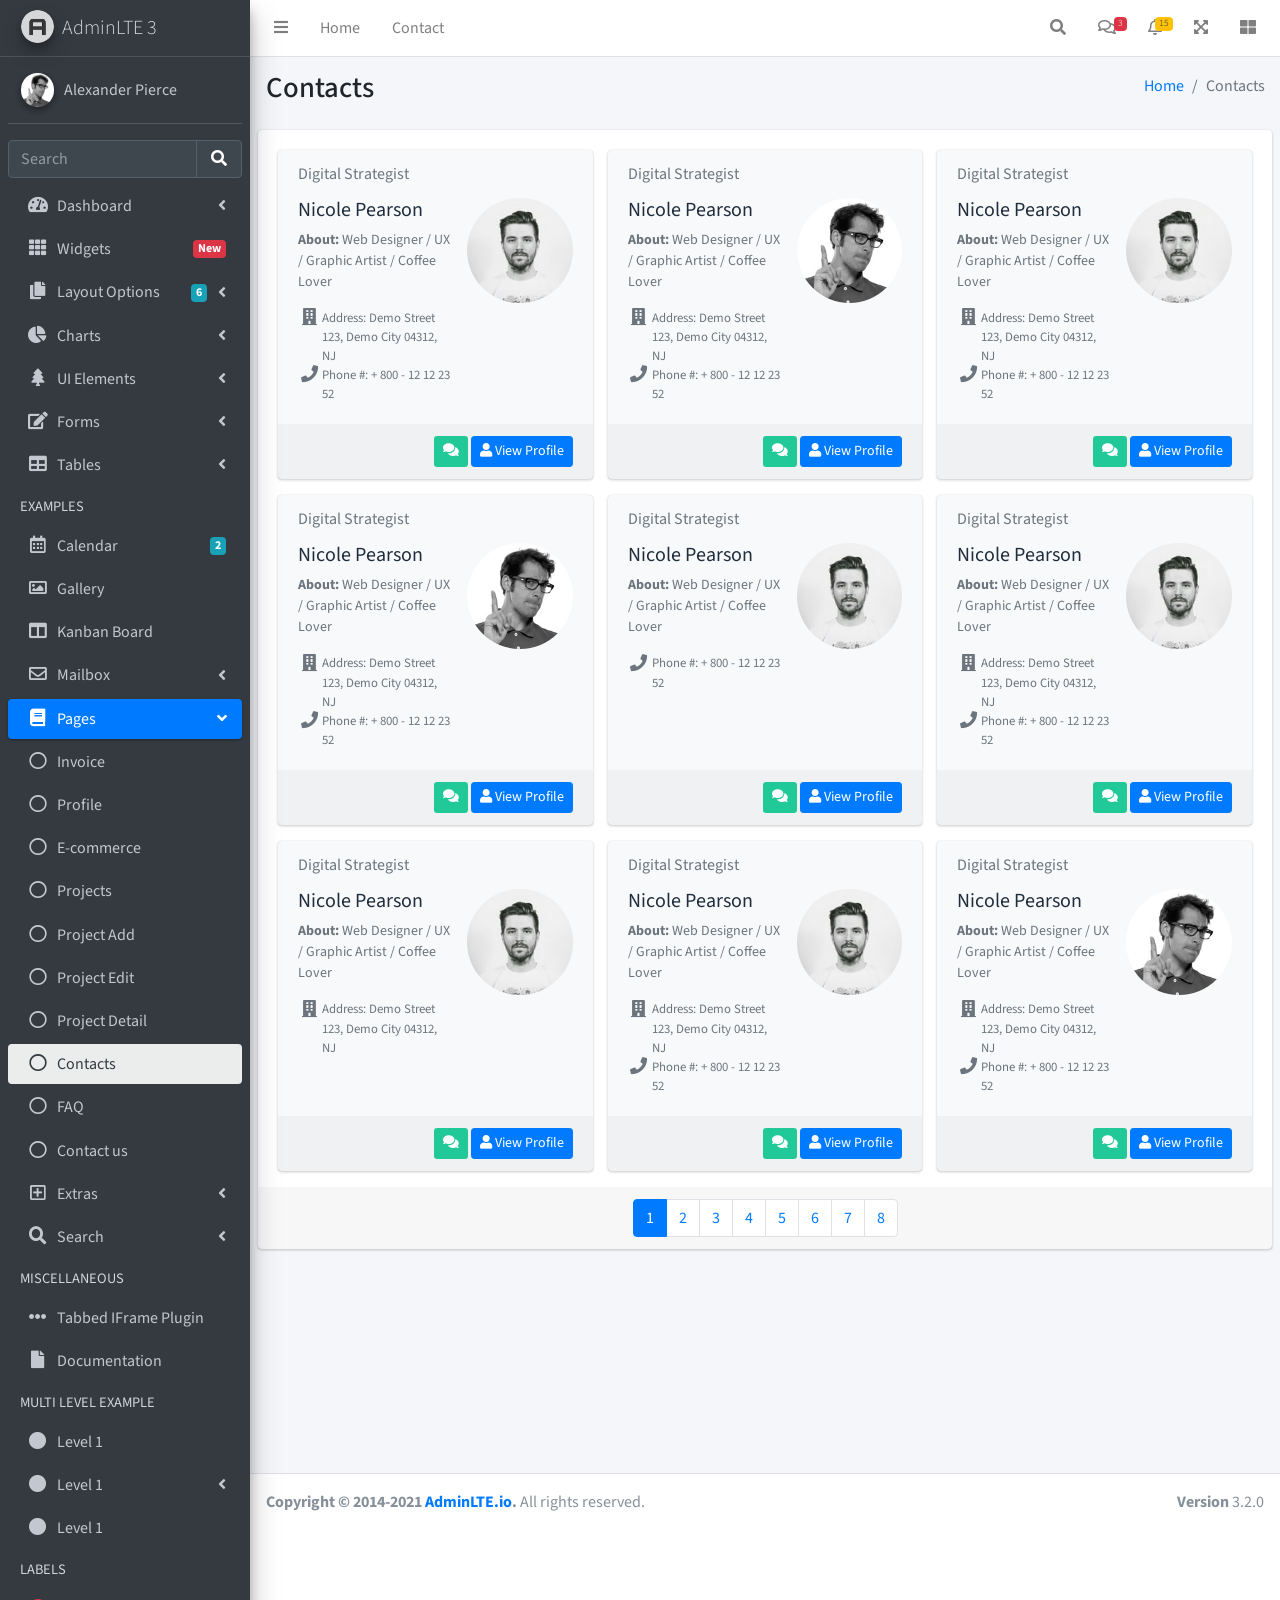
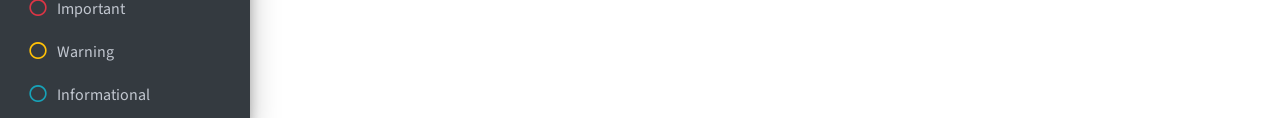
<file: templates/examples/contacts.html>
<!DOCTYPE html>
<html lang="en">
<head>
  <meta charset="utf-8">
  <meta name="viewport" content="width=device-width, initial-scale=1">
  <title>AdminLTE 3 | Contacts</title>

  <!-- Google Font: Source Sans Pro -->
  <link rel="stylesheet" href="https://fonts.googleapis.com/css?family=Source+Sans+Pro:300,400,400i,700&display=fallback">
  <!-- Font Awesome -->
  <link rel="stylesheet" href="../../plugins/fontawesome-free/css/all.min.css">
  <!-- Theme style -->
  <link rel="stylesheet" href="../../dist/css/adminlte.min.css">
</head>
<body class="hold-transition sidebar-mini">
<!-- Site wrapper -->
<div class="wrapper">
  <!-- Navbar -->
  <nav class="main-header navbar navbar-expand navbar-white navbar-light">
    <!-- Left navbar links -->
    <ul class="navbar-nav">
      <li class="nav-item">
        <a class="nav-link" data-widget="pushmenu" href="#" role="button"><i class="fas fa-bars"></i></a>
      </li>
      <li class="nav-item d-none d-sm-inline-block">
        <a href="../../index3.html" class="nav-link">Home</a>
      </li>
      <li class="nav-item d-none d-sm-inline-block">
        <a href="#" class="nav-link">Contact</a>
      </li>
    </ul>

    <!-- Right navbar links -->
    <ul class="navbar-nav ml-auto">
      <!-- Navbar Search -->
      <li class="nav-item">
        <a class="nav-link" data-widget="navbar-search" href="#" role="button">
          <i class="fas fa-search"></i>
        </a>
        <div class="navbar-search-block">
          <form class="form-inline">
            <div class="input-group input-group-sm">
              <input class="form-control form-control-navbar" type="search" placeholder="Search" aria-label="Search">
              <div class="input-group-append">
                <button class="btn btn-navbar" type="submit">
                  <i class="fas fa-search"></i>
                </button>
                <button class="btn btn-navbar" type="button" data-widget="navbar-search">
                  <i class="fas fa-times"></i>
                </button>
              </div>
            </div>
          </form>
        </div>
      </li>

      <!-- Messages Dropdown Menu -->
      <li class="nav-item dropdown">
        <a class="nav-link" data-toggle="dropdown" href="#">
          <i class="far fa-comments"></i>
          <span class="badge badge-danger navbar-badge">3</span>
        </a>
        <div class="dropdown-menu dropdown-menu-lg dropdown-menu-right">
          <a href="#" class="dropdown-item">
            <!-- Message Start -->
            <div class="media">
              <img src="../../dist/img/user1-128x128.jpg" alt="User Avatar" class="img-size-50 mr-3 img-circle">
              <div class="media-body">
                <h3 class="dropdown-item-title">
                  Brad Diesel
                  <span class="float-right text-sm text-danger"><i class="fas fa-star"></i></span>
                </h3>
                <p class="text-sm">Call me whenever you can...</p>
                <p class="text-sm text-muted"><i class="far fa-clock mr-1"></i> 4 Hours Ago</p>
              </div>
            </div>
            <!-- Message End -->
          </a>
          <div class="dropdown-divider"></div>
          <a href="#" class="dropdown-item">
            <!-- Message Start -->
            <div class="media">
              <img src="../../dist/img/user8-128x128.jpg" alt="User Avatar" class="img-size-50 img-circle mr-3">
              <div class="media-body">
                <h3 class="dropdown-item-title">
                  John Pierce
                  <span class="float-right text-sm text-muted"><i class="fas fa-star"></i></span>
                </h3>
                <p class="text-sm">I got your message bro</p>
                <p class="text-sm text-muted"><i class="far fa-clock mr-1"></i> 4 Hours Ago</p>
              </div>
            </div>
            <!-- Message End -->
          </a>
          <div class="dropdown-divider"></div>
          <a href="#" class="dropdown-item">
            <!-- Message Start -->
            <div class="media">
              <img src="../../dist/img/user3-128x128.jpg" alt="User Avatar" class="img-size-50 img-circle mr-3">
              <div class="media-body">
                <h3 class="dropdown-item-title">
                  Nora Silvester
                  <span class="float-right text-sm text-warning"><i class="fas fa-star"></i></span>
                </h3>
                <p class="text-sm">The subject goes here</p>
                <p class="text-sm text-muted"><i class="far fa-clock mr-1"></i> 4 Hours Ago</p>
              </div>
            </div>
            <!-- Message End -->
          </a>
          <div class="dropdown-divider"></div>
          <a href="#" class="dropdown-item dropdown-footer">See All Messages</a>
        </div>
      </li>
      <!-- Notifications Dropdown Menu -->
      <li class="nav-item dropdown">
        <a class="nav-link" data-toggle="dropdown" href="#">
          <i class="far fa-bell"></i>
          <span class="badge badge-warning navbar-badge">15</span>
        </a>
        <div class="dropdown-menu dropdown-menu-lg dropdown-menu-right">
          <span class="dropdown-item dropdown-header">15 Notifications</span>
          <div class="dropdown-divider"></div>
          <a href="#" class="dropdown-item">
            <i class="fas fa-envelope mr-2"></i> 4 new messages
            <span class="float-right text-muted text-sm">3 mins</span>
          </a>
          <div class="dropdown-divider"></div>
          <a href="#" class="dropdown-item">
            <i class="fas fa-users mr-2"></i> 8 friend requests
            <span class="float-right text-muted text-sm">12 hours</span>
          </a>
          <div class="dropdown-divider"></div>
          <a href="#" class="dropdown-item">
            <i class="fas fa-file mr-2"></i> 3 new reports
            <span class="float-right text-muted text-sm">2 days</span>
          </a>
          <div class="dropdown-divider"></div>
          <a href="#" class="dropdown-item dropdown-footer">See All Notifications</a>
        </div>
      </li>
      <li class="nav-item">
        <a class="nav-link" data-widget="fullscreen" href="#" role="button">
          <i class="fas fa-expand-arrows-alt"></i>
        </a>
      </li>
      <li class="nav-item">
        <a class="nav-link" data-widget="control-sidebar" data-slide="true" href="#" role="button">
          <i class="fas fa-th-large"></i>
        </a>
      </li>
    </ul>
  </nav>
  <!-- /.navbar -->

  <!-- Main Sidebar Container -->
  <aside class="main-sidebar sidebar-dark-primary elevation-4">
    <!-- Brand Logo -->
    <a href="../../index3.html" class="brand-link">
      <img src="../../dist/img/AdminLTELogo.png" alt="AdminLTE Logo" class="brand-image img-circle elevation-3" style="opacity: .8">
      <span class="brand-text font-weight-light">AdminLTE 3</span>
    </a>

    <!-- Sidebar -->
    <div class="sidebar">
      <!-- Sidebar user (optional) -->
      <div class="user-panel mt-3 pb-3 mb-3 d-flex">
        <div class="image">
          <img src="../../dist/img/user2-160x160.jpg" class="img-circle elevation-2" alt="User Image">
        </div>
        <div class="info">
          <a href="#" class="d-block">Alexander Pierce</a>
        </div>
      </div>

      <!-- SidebarSearch Form -->
      <div class="form-inline">
        <div class="input-group" data-widget="sidebar-search">
          <input class="form-control form-control-sidebar" type="search" placeholder="Search" aria-label="Search">
          <div class="input-group-append">
            <button class="btn btn-sidebar">
              <i class="fas fa-search fa-fw"></i>
            </button>
          </div>
        </div>
      </div>

      <!-- Sidebar Menu -->
      <nav class="mt-2">
        <ul class="nav nav-pills nav-sidebar flex-column" data-widget="treeview" role="menu" data-accordion="false">
          <!-- Add icons to the links using the .nav-icon class
               with font-awesome or any other icon font library -->
          <li class="nav-item">
            <a href="#" class="nav-link">
              <i class="nav-icon fas fa-tachometer-alt"></i>
              <p>
                Dashboard
                <i class="right fas fa-angle-left"></i>
              </p>
            </a>
            <ul class="nav nav-treeview">
              <li class="nav-item">
                <a href="../../index.html" class="nav-link">
                  <i class="far fa-circle nav-icon"></i>
                  <p>Dashboard v1</p>
                </a>
              </li>
              <li class="nav-item">
                <a href="../../index2.html" class="nav-link">
                  <i class="far fa-circle nav-icon"></i>
                  <p>Dashboard v2</p>
                </a>
              </li>
              <li class="nav-item">
                <a href="../../index3.html" class="nav-link">
                  <i class="far fa-circle nav-icon"></i>
                  <p>Dashboard v3</p>
                </a>
              </li>
            </ul>
          </li>
          <li class="nav-item">
            <a href="../widgets.html" class="nav-link">
              <i class="nav-icon fas fa-th"></i>
              <p>
                Widgets
                <span class="right badge badge-danger">New</span>
              </p>
            </a>
          </li>
          <li class="nav-item">
            <a href="#" class="nav-link">
              <i class="nav-icon fas fa-copy"></i>
              <p>
                Layout Options
                <i class="fas fa-angle-left right"></i>
                <span class="badge badge-info right">6</span>
              </p>
            </a>
            <ul class="nav nav-treeview">
              <li class="nav-item">
                <a href="../layout/top-nav.html" class="nav-link">
                  <i class="far fa-circle nav-icon"></i>
                  <p>Top Navigation</p>
                </a>
              </li>
              <li class="nav-item">
                <a href="../layout/top-nav-sidebar.html" class="nav-link">
                  <i class="far fa-circle nav-icon"></i>
                  <p>Top Navigation + Sidebar</p>
                </a>
              </li>
              <li class="nav-item">
                <a href="../layout/boxed.html" class="nav-link">
                  <i class="far fa-circle nav-icon"></i>
                  <p>Boxed</p>
                </a>
              </li>
              <li class="nav-item">
                <a href="../layout/fixed-sidebar.html" class="nav-link">
                  <i class="far fa-circle nav-icon"></i>
                  <p>Fixed Sidebar</p>
                </a>
              </li>
              <li class="nav-item">
                <a href="../layout/fixed-sidebar-custom.html" class="nav-link">
                  <i class="far fa-circle nav-icon"></i>
                  <p>Fixed Sidebar <small>+ Custom Area</small></p>
                </a>
              </li>
              <li class="nav-item">
                <a href="../layout/fixed-topnav.html" class="nav-link">
                  <i class="far fa-circle nav-icon"></i>
                  <p>Fixed Navbar</p>
                </a>
              </li>
              <li class="nav-item">
                <a href="../layout/fixed-footer.html" class="nav-link">
                  <i class="far fa-circle nav-icon"></i>
                  <p>Fixed Footer</p>
                </a>
              </li>
              <li class="nav-item">
                <a href="../layout/collapsed-sidebar.html" class="nav-link">
                  <i class="far fa-circle nav-icon"></i>
                  <p>Collapsed Sidebar</p>
                </a>
              </li>
            </ul>
          </li>
          <li class="nav-item">
            <a href="#" class="nav-link">
              <i class="nav-icon fas fa-chart-pie"></i>
              <p>
                Charts
                <i class="right fas fa-angle-left"></i>
              </p>
            </a>
            <ul class="nav nav-treeview">
              <li class="nav-item">
                <a href="../charts/chartjs.html" class="nav-link">
                  <i class="far fa-circle nav-icon"></i>
                  <p>ChartJS</p>
                </a>
              </li>
              <li class="nav-item">
                <a href="../charts/flot.html" class="nav-link">
                  <i class="far fa-circle nav-icon"></i>
                  <p>Flot</p>
                </a>
              </li>
              <li class="nav-item">
                <a href="../charts/inline.html" class="nav-link">
                  <i class="far fa-circle nav-icon"></i>
                  <p>Inline</p>
                </a>
              </li>
              <li class="nav-item">
                <a href="../charts/uplot.html" class="nav-link">
                  <i class="far fa-circle nav-icon"></i>
                  <p>uPlot</p>
                </a>
              </li>
            </ul>
          </li>
          <li class="nav-item">
            <a href="#" class="nav-link">
              <i class="nav-icon fas fa-tree"></i>
              <p>
                UI Elements
                <i class="fas fa-angle-left right"></i>
              </p>
            </a>
            <ul class="nav nav-treeview">
              <li class="nav-item">
                <a href="../UI/general.html" class="nav-link">
                  <i class="far fa-circle nav-icon"></i>
                  <p>General</p>
                </a>
              </li>
              <li class="nav-item">
                <a href="../UI/icons.html" class="nav-link">
                  <i class="far fa-circle nav-icon"></i>
                  <p>Icons</p>
                </a>
              </li>
              <li class="nav-item">
                <a href="../UI/buttons.html" class="nav-link">
                  <i class="far fa-circle nav-icon"></i>
                  <p>Buttons</p>
                </a>
              </li>
              <li class="nav-item">
                <a href="../UI/sliders.html" class="nav-link">
                  <i class="far fa-circle nav-icon"></i>
                  <p>Sliders</p>
                </a>
              </li>
              <li class="nav-item">
                <a href="../UI/modals.html" class="nav-link">
                  <i class="far fa-circle nav-icon"></i>
                  <p>Modals & Alerts</p>
                </a>
              </li>
              <li class="nav-item">
                <a href="../UI/navbar.html" class="nav-link">
                  <i class="far fa-circle nav-icon"></i>
                  <p>Navbar & Tabs</p>
                </a>
              </li>
              <li class="nav-item">
                <a href="../UI/timeline.html" class="nav-link">
                  <i class="far fa-circle nav-icon"></i>
                  <p>Timeline</p>
                </a>
              </li>
              <li class="nav-item">
                <a href="../UI/ribbons.html" class="nav-link">
                  <i class="far fa-circle nav-icon"></i>
                  <p>Ribbons</p>
                </a>
              </li>
            </ul>
          </li>
          <li class="nav-item">
            <a href="#" class="nav-link">
              <i class="nav-icon fas fa-edit"></i>
              <p>
                Forms
                <i class="fas fa-angle-left right"></i>
              </p>
            </a>
            <ul class="nav nav-treeview">
              <li class="nav-item">
                <a href="../forms/general.html" class="nav-link">
                  <i class="far fa-circle nav-icon"></i>
                  <p>General Elements</p>
                </a>
              </li>
              <li class="nav-item">
                <a href="../forms/advanced.html" class="nav-link">
                  <i class="far fa-circle nav-icon"></i>
                  <p>Advanced Elements</p>
                </a>
              </li>
              <li class="nav-item">
                <a href="../forms/editors.html" class="nav-link">
                  <i class="far fa-circle nav-icon"></i>
                  <p>Editors</p>
                </a>
              </li>
              <li class="nav-item">
                <a href="../forms/validation.html" class="nav-link">
                  <i class="far fa-circle nav-icon"></i>
                  <p>Validation</p>
                </a>
              </li>
            </ul>
          </li>
          <li class="nav-item">
            <a href="#" class="nav-link">
              <i class="nav-icon fas fa-table"></i>
              <p>
                Tables
                <i class="fas fa-angle-left right"></i>
              </p>
            </a>
            <ul class="nav nav-treeview">
              <li class="nav-item">
                <a href="../tables/simple.html" class="nav-link">
                  <i class="far fa-circle nav-icon"></i>
                  <p>Simple Tables</p>
                </a>
              </li>
              <li class="nav-item">
                <a href="../tables/data.html" class="nav-link">
                  <i class="far fa-circle nav-icon"></i>
                  <p>DataTables</p>
                </a>
              </li>
              <li class="nav-item">
                <a href="../tables/jsgrid.html" class="nav-link">
                  <i class="far fa-circle nav-icon"></i>
                  <p>jsGrid</p>
                </a>
              </li>
            </ul>
          </li>
          <li class="nav-header">EXAMPLES</li>
          <li class="nav-item">
            <a href="../calendar.html" class="nav-link">
              <i class="nav-icon far fa-calendar-alt"></i>
              <p>
                Calendar
                <span class="badge badge-info right">2</span>
              </p>
            </a>
          </li>
          <li class="nav-item">
            <a href="../gallery.html" class="nav-link">
              <i class="nav-icon far fa-image"></i>
              <p>
                Gallery
              </p>
            </a>
          </li>
          <li class="nav-item">
            <a href="../kanban.html" class="nav-link">
              <i class="nav-icon fas fa-columns"></i>
              <p>
                Kanban Board
              </p>
            </a>
          </li>
          <li class="nav-item">
            <a href="#" class="nav-link">
              <i class="nav-icon far fa-envelope"></i>
              <p>
                Mailbox
                <i class="fas fa-angle-left right"></i>
              </p>
            </a>
            <ul class="nav nav-treeview">
              <li class="nav-item">
                <a href="../mailbox/mailbox.html" class="nav-link">
                  <i class="far fa-circle nav-icon"></i>
                  <p>Inbox</p>
                </a>
              </li>
              <li class="nav-item">
                <a href="../mailbox/compose.html" class="nav-link">
                  <i class="far fa-circle nav-icon"></i>
                  <p>Compose</p>
                </a>
              </li>
              <li class="nav-item">
                <a href="../mailbox/read-mail.html" class="nav-link">
                  <i class="far fa-circle nav-icon"></i>
                  <p>Read</p>
                </a>
              </li>
            </ul>
          </li>
          <li class="nav-item menu-open">
            <a href="#" class="nav-link active">
              <i class="nav-icon fas fa-book"></i>
              <p>
                Pages
                <i class="fas fa-angle-left right"></i>
              </p>
            </a>
            <ul class="nav nav-treeview">
              <li class="nav-item">
                <a href="../examples/invoice.html" class="nav-link">
                  <i class="far fa-circle nav-icon"></i>
                  <p>Invoice</p>
                </a>
              </li>
              <li class="nav-item">
                <a href="../examples/profile.html" class="nav-link">
                  <i class="far fa-circle nav-icon"></i>
                  <p>Profile</p>
                </a>
              </li>
              <li class="nav-item">
                <a href="../examples/e-commerce.html" class="nav-link">
                  <i class="far fa-circle nav-icon"></i>
                  <p>E-commerce</p>
                </a>
              </li>
              <li class="nav-item">
                <a href="../examples/projects.html" class="nav-link">
                  <i class="far fa-circle nav-icon"></i>
                  <p>Projects</p>
                </a>
              </li>
              <li class="nav-item">
                <a href="../examples/project-add.html" class="nav-link">
                  <i class="far fa-circle nav-icon"></i>
                  <p>Project Add</p>
                </a>
              </li>
              <li class="nav-item">
                <a href="../examples/project-edit.html" class="nav-link">
                  <i class="far fa-circle nav-icon"></i>
                  <p>Project Edit</p>
                </a>
              </li>
              <li class="nav-item">
                <a href="../examples/project-detail.html" class="nav-link">
                  <i class="far fa-circle nav-icon"></i>
                  <p>Project Detail</p>
                </a>
              </li>
              <li class="nav-item">
                <a href="../examples/contacts.html" class="nav-link active">
                  <i class="far fa-circle nav-icon"></i>
                  <p>Contacts</p>
                </a>
              </li>
              <li class="nav-item">
                <a href="../examples/faq.html" class="nav-link">
                  <i class="far fa-circle nav-icon"></i>
                  <p>FAQ</p>
                </a>
              </li>
              <li class="nav-item">
                <a href="../examples/contact-us.html" class="nav-link">
                  <i class="far fa-circle nav-icon"></i>
                  <p>Contact us</p>
                </a>
              </li>
            </ul>
          </li>
          <li class="nav-item">
            <a href="#" class="nav-link">
              <i class="nav-icon far fa-plus-square"></i>
              <p>
                Extras
                <i class="fas fa-angle-left right"></i>
              </p>
            </a>
            <ul class="nav nav-treeview">
              <li class="nav-item">
                <a href="#" class="nav-link">
                  <i class="far fa-circle nav-icon"></i>
                  <p>
                    Login & Register v1
                    <i class="fas fa-angle-left right"></i>
                  </p>
                </a>
                <ul class="nav nav-treeview">
                  <li class="nav-item">
                    <a href="../examples/login.html" class="nav-link">
                      <i class="far fa-circle nav-icon"></i>
                      <p>Login v1</p>
                    </a>
                  </li>
                  <li class="nav-item">
                    <a href="../examples/register.html" class="nav-link">
                      <i class="far fa-circle nav-icon"></i>
                      <p>Register v1</p>
                    </a>
                  </li>
                  <li class="nav-item">
                    <a href="../examples/forgot-password.html" class="nav-link">
                      <i class="far fa-circle nav-icon"></i>
                      <p>Forgot Password v1</p>
                    </a>
                  </li>
                  <li class="nav-item">
                    <a href="../examples/recover-password.html" class="nav-link">
                      <i class="far fa-circle nav-icon"></i>
                      <p>Recover Password v1</p>
                    </a>
                  </li>
                </ul>
              </li>
              <li class="nav-item">
                <a href="#" class="nav-link">
                  <i class="far fa-circle nav-icon"></i>
                  <p>
                    Login & Register v2
                    <i class="fas fa-angle-left right"></i>
                  </p>
                </a>
                <ul class="nav nav-treeview">
                  <li class="nav-item">
                    <a href="../examples/login-v2.html" class="nav-link">
                      <i class="far fa-circle nav-icon"></i>
                      <p>Login v2</p>
                    </a>
                  </li>
                  <li class="nav-item">
                    <a href="../examples/register-v2.html" class="nav-link">
                      <i class="far fa-circle nav-icon"></i>
                      <p>Register v2</p>
                    </a>
                  </li>
                  <li class="nav-item">
                    <a href="../examples/forgot-password-v2.html" class="nav-link">
                      <i class="far fa-circle nav-icon"></i>
                      <p>Forgot Password v2</p>
                    </a>
                  </li>
                  <li class="nav-item">
                    <a href="../examples/recover-password-v2.html" class="nav-link">
                      <i class="far fa-circle nav-icon"></i>
                      <p>Recover Password v2</p>
                    </a>
                  </li>
                </ul>
              </li>
              <li class="nav-item">
                <a href="../examples/lockscreen.html" class="nav-link">
                  <i class="far fa-circle nav-icon"></i>
                  <p>Lockscreen</p>
                </a>
              </li>
              <li class="nav-item">
                <a href="../examples/legacy-user-menu.html" class="nav-link">
                  <i class="far fa-circle nav-icon"></i>
                  <p>Legacy User Menu</p>
                </a>
              </li>
              <li class="nav-item">
                <a href="../examples/language-menu.html" class="nav-link">
                  <i class="far fa-circle nav-icon"></i>
                  <p>Language Menu</p>
                </a>
              </li>
              <li class="nav-item">
                <a href="../examples/404.html" class="nav-link">
                  <i class="far fa-circle nav-icon"></i>
                  <p>Error 404</p>
                </a>
              </li>
              <li class="nav-item">
                <a href="../examples/500.html" class="nav-link">
                  <i class="far fa-circle nav-icon"></i>
                  <p>Error 500</p>
                </a>
              </li>
              <li class="nav-item">
                <a href="../examples/pace.html" class="nav-link">
                  <i class="far fa-circle nav-icon"></i>
                  <p>Pace</p>
                </a>
              </li>
              <li class="nav-item">
                <a href="../examples/blank.html" class="nav-link">
                  <i class="far fa-circle nav-icon"></i>
                  <p>Blank Page</p>
                </a>
              </li>
              <li class="nav-item">
                <a href="../../starter.html" class="nav-link">
                  <i class="far fa-circle nav-icon"></i>
                  <p>Starter Page</p>
                </a>
              </li>
            </ul>
          </li>
          <li class="nav-item">
            <a href="#" class="nav-link">
              <i class="nav-icon fas fa-search"></i>
              <p>
                Search
                <i class="fas fa-angle-left right"></i>
              </p>
            </a>
            <ul class="nav nav-treeview">
              <li class="nav-item">
                <a href="../search/simple.html" class="nav-link">
                  <i class="far fa-circle nav-icon"></i>
                  <p>Simple Search</p>
                </a>
              </li>
              <li class="nav-item">
                <a href="../search/enhanced.html" class="nav-link">
                  <i class="far fa-circle nav-icon"></i>
                  <p>Enhanced</p>
                </a>
              </li>
            </ul>
          </li>
          <li class="nav-header">MISCELLANEOUS</li>
          <li class="nav-item">
            <a href="../../iframe.html" class="nav-link">
              <i class="nav-icon fas fa-ellipsis-h"></i>
              <p>Tabbed IFrame Plugin</p>
            </a>
          </li>
          <li class="nav-item">
            <a href="https://adminlte.io/docs/3.1/" class="nav-link">
              <i class="nav-icon fas fa-file"></i>
              <p>Documentation</p>
            </a>
          </li>
          <li class="nav-header">MULTI LEVEL EXAMPLE</li>
          <li class="nav-item">
            <a href="#" class="nav-link">
              <i class="fas fa-circle nav-icon"></i>
              <p>Level 1</p>
            </a>
          </li>
          <li class="nav-item">
            <a href="#" class="nav-link">
              <i class="nav-icon fas fa-circle"></i>
              <p>
                Level 1
                <i class="right fas fa-angle-left"></i>
              </p>
            </a>
            <ul class="nav nav-treeview">
              <li class="nav-item">
                <a href="#" class="nav-link">
                  <i class="far fa-circle nav-icon"></i>
                  <p>Level 2</p>
                </a>
              </li>
              <li class="nav-item">
                <a href="#" class="nav-link">
                  <i class="far fa-circle nav-icon"></i>
                  <p>
                    Level 2
                    <i class="right fas fa-angle-left"></i>
                  </p>
                </a>
                <ul class="nav nav-treeview">
                  <li class="nav-item">
                    <a href="#" class="nav-link">
                      <i class="far fa-dot-circle nav-icon"></i>
                      <p>Level 3</p>
                    </a>
                  </li>
                  <li class="nav-item">
                    <a href="#" class="nav-link">
                      <i class="far fa-dot-circle nav-icon"></i>
                      <p>Level 3</p>
                    </a>
                  </li>
                  <li class="nav-item">
                    <a href="#" class="nav-link">
                      <i class="far fa-dot-circle nav-icon"></i>
                      <p>Level 3</p>
                    </a>
                  </li>
                </ul>
              </li>
              <li class="nav-item">
                <a href="#" class="nav-link">
                  <i class="far fa-circle nav-icon"></i>
                  <p>Level 2</p>
                </a>
              </li>
            </ul>
          </li>
          <li class="nav-item">
            <a href="#" class="nav-link">
              <i class="fas fa-circle nav-icon"></i>
              <p>Level 1</p>
            </a>
          </li>
          <li class="nav-header">LABELS</li>
          <li class="nav-item">
            <a href="#" class="nav-link">
              <i class="nav-icon far fa-circle text-danger"></i>
              <p class="text">Important</p>
            </a>
          </li>
          <li class="nav-item">
            <a href="#" class="nav-link">
              <i class="nav-icon far fa-circle text-warning"></i>
              <p>Warning</p>
            </a>
          </li>
          <li class="nav-item">
            <a href="#" class="nav-link">
              <i class="nav-icon far fa-circle text-info"></i>
              <p>Informational</p>
            </a>
          </li>
        </ul>
      </nav>
      <!-- /.sidebar-menu -->
    </div>
    <!-- /.sidebar -->
  </aside>

  <!-- Content Wrapper. Contains page content -->
  <div class="content-wrapper">
    <!-- Content Header (Page header) -->
    <section class="content-header">
      <div class="container-fluid">
        <div class="row mb-2">
          <div class="col-sm-6">
            <h1>Contacts</h1>
          </div>
          <div class="col-sm-6">
            <ol class="breadcrumb float-sm-right">
              <li class="breadcrumb-item"><a href="#">Home</a></li>
              <li class="breadcrumb-item active">Contacts</li>
            </ol>
          </div>
        </div>
      </div><!-- /.container-fluid -->
    </section>

    <!-- Main content -->
    <section class="content">

      <!-- Default box -->
      <div class="card card-solid">
        <div class="card-body pb-0">
          <div class="row">
            <div class="col-12 col-sm-6 col-md-4 d-flex align-items-stretch flex-column">
              <div class="card bg-light d-flex flex-fill">
                <div class="card-header text-muted border-bottom-0">
                  Digital Strategist
                </div>
                <div class="card-body pt-0">
                  <div class="row">
                    <div class="col-7">
                      <h2 class="lead"><b>Nicole Pearson</b></h2>
                      <p class="text-muted text-sm"><b>About: </b> Web Designer / UX / Graphic Artist / Coffee Lover </p>
                      <ul class="ml-4 mb-0 fa-ul text-muted">
                        <li class="small"><span class="fa-li"><i class="fas fa-lg fa-building"></i></span> Address: Demo Street 123, Demo City 04312, NJ</li>
                        <li class="small"><span class="fa-li"><i class="fas fa-lg fa-phone"></i></span> Phone #: + 800 - 12 12 23 52</li>
                      </ul>
                    </div>
                    <div class="col-5 text-center">
                      <img src="../../dist/img/user1-128x128.jpg" alt="user-avatar" class="img-circle img-fluid">
                    </div>
                  </div>
                </div>
                <div class="card-footer">
                  <div class="text-right">
                    <a href="#" class="btn btn-sm bg-teal">
                      <i class="fas fa-comments"></i>
                    </a>
                    <a href="#" class="btn btn-sm btn-primary">
                      <i class="fas fa-user"></i> View Profile
                    </a>
                  </div>
                </div>
              </div>
            </div>
            <div class="col-12 col-sm-6 col-md-4 d-flex align-items-stretch flex-column">
              <div class="card bg-light d-flex flex-fill">
                <div class="card-header text-muted border-bottom-0">
                  Digital Strategist
                </div>
                <div class="card-body pt-0">
                  <div class="row">
                    <div class="col-7">
                      <h2 class="lead"><b>Nicole Pearson</b></h2>
                      <p class="text-muted text-sm"><b>About: </b> Web Designer / UX / Graphic Artist / Coffee Lover </p>
                      <ul class="ml-4 mb-0 fa-ul text-muted">
                        <li class="small"><span class="fa-li"><i class="fas fa-lg fa-building"></i></span> Address: Demo Street 123, Demo City 04312, NJ</li>
                        <li class="small"><span class="fa-li"><i class="fas fa-lg fa-phone"></i></span> Phone #: + 800 - 12 12 23 52</li>
                      </ul>
                    </div>
                    <div class="col-5 text-center">
                      <img src="../../dist/img/user2-160x160.jpg" alt="user-avatar" class="img-circle img-fluid">
                    </div>
                  </div>
                </div>
                <div class="card-footer">
                  <div class="text-right">
                    <a href="#" class="btn btn-sm bg-teal">
                      <i class="fas fa-comments"></i>
                    </a>
                    <a href="#" class="btn btn-sm btn-primary">
                      <i class="fas fa-user"></i> View Profile
                    </a>
                  </div>
                </div>
              </div>
            </div>
            <div class="col-12 col-sm-6 col-md-4 d-flex align-items-stretch flex-column">
              <div class="card bg-light d-flex flex-fill">
                <div class="card-header text-muted border-bottom-0">
                  Digital Strategist
                </div>
                <div class="card-body pt-0">
                  <div class="row">
                    <div class="col-7">
                      <h2 class="lead"><b>Nicole Pearson</b></h2>
                      <p class="text-muted text-sm"><b>About: </b> Web Designer / UX / Graphic Artist / Coffee Lover </p>
                      <ul class="ml-4 mb-0 fa-ul text-muted">
                        <li class="small"><span class="fa-li"><i class="fas fa-lg fa-building"></i></span> Address: Demo Street 123, Demo City 04312, NJ</li>
                        <li class="small"><span class="fa-li"><i class="fas fa-lg fa-phone"></i></span> Phone #: + 800 - 12 12 23 52</li>
                      </ul>
                    </div>
                    <div class="col-5 text-center">
                      <img src="../../dist/img/user1-128x128.jpg" alt="user-avatar" class="img-circle img-fluid">
                    </div>
                  </div>
                </div>
                <div class="card-footer">
                  <div class="text-right">
                    <a href="#" class="btn btn-sm bg-teal">
                      <i class="fas fa-comments"></i>
                    </a>
                    <a href="#" class="btn btn-sm btn-primary">
                      <i class="fas fa-user"></i> View Profile
                    </a>
                  </div>
                </div>
              </div>
            </div>
            <div class="col-12 col-sm-6 col-md-4 d-flex align-items-stretch flex-column">
              <div class="card bg-light d-flex flex-fill">
                <div class="card-header text-muted border-bottom-0">
                  Digital Strategist
                </div>
                <div class="card-body pt-0">
                  <div class="row">
                    <div class="col-7">
                      <h2 class="lead"><b>Nicole Pearson</b></h2>
                      <p class="text-muted text-sm"><b>About: </b> Web Designer / UX / Graphic Artist / Coffee Lover </p>
                      <ul class="ml-4 mb-0 fa-ul text-muted">
                        <li class="small"><span class="fa-li"><i class="fas fa-lg fa-building"></i></span> Address: Demo Street 123, Demo City 04312, NJ</li>
                        <li class="small"><span class="fa-li"><i class="fas fa-lg fa-phone"></i></span> Phone #: + 800 - 12 12 23 52</li>
                      </ul>
                    </div>
                    <div class="col-5 text-center">
                      <img src="../../dist/img/user2-160x160.jpg" alt="user-avatar" class="img-circle img-fluid">
                    </div>
                  </div>
                </div>
                <div class="card-footer">
                  <div class="text-right">
                    <a href="#" class="btn btn-sm bg-teal">
                      <i class="fas fa-comments"></i>
                    </a>
                    <a href="#" class="btn btn-sm btn-primary">
                      <i class="fas fa-user"></i> View Profile
                    </a>
                  </div>
                </div>
              </div>
            </div>
            <div class="col-12 col-sm-6 col-md-4 d-flex align-items-stretch flex-column">
              <div class="card bg-light d-flex flex-fill">
                <div class="card-header text-muted border-bottom-0">
                  Digital Strategist
                </div>
                <div class="card-body pt-0">
                  <div class="row">
                    <div class="col-7">
                      <h2 class="lead"><b>Nicole Pearson</b></h2>
                      <p class="text-muted text-sm"><b>About: </b> Web Designer / UX / Graphic Artist / Coffee Lover </p>
                      <ul class="ml-4 mb-0 fa-ul text-muted">
                        <li class="small"><span class="fa-li"><i class="fas fa-lg fa-phone"></i></span> Phone #: + 800 - 12 12 23 52</li>
                      </ul>
                    </div>
                    <div class="col-5 text-center">
                      <img src="../../dist/img/user1-128x128.jpg" alt="user-avatar" class="img-circle img-fluid">
                    </div>
                  </div>
                </div>
                <div class="card-footer">
                  <div class="text-right">
                    <a href="#" class="btn btn-sm bg-teal">
                      <i class="fas fa-comments"></i>
                    </a>
                    <a href="#" class="btn btn-sm btn-primary">
                      <i class="fas fa-user"></i> View Profile
                    </a>
                  </div>
                </div>
              </div>
            </div>
            <div class="col-12 col-sm-6 col-md-4 d-flex align-items-stretch flex-column">
              <div class="card bg-light d-flex flex-fill">
                <div class="card-header text-muted border-bottom-0">
                  Digital Strategist
                </div>
                <div class="card-body pt-0">
                  <div class="row">
                    <div class="col-7">
                      <h2 class="lead"><b>Nicole Pearson</b></h2>
                      <p class="text-muted text-sm"><b>About: </b> Web Designer / UX / Graphic Artist / Coffee Lover </p>
                      <ul class="ml-4 mb-0 fa-ul text-muted">
                        <li class="small"><span class="fa-li"><i class="fas fa-lg fa-building"></i></span> Address: Demo Street 123, Demo City 04312, NJ</li>
                        <li class="small"><span class="fa-li"><i class="fas fa-lg fa-phone"></i></span> Phone #: + 800 - 12 12 23 52</li>
                      </ul>
                    </div>
                    <div class="col-5 text-center">
                      <img src="../../dist/img/user1-128x128.jpg" alt="user-avatar" class="img-circle img-fluid">
                    </div>
                  </div>
                </div>
                <div class="card-footer">
                  <div class="text-right">
                    <a href="#" class="btn btn-sm bg-teal">
                      <i class="fas fa-comments"></i>
                    </a>
                    <a href="#" class="btn btn-sm btn-primary">
                      <i class="fas fa-user"></i> View Profile
                    </a>
                  </div>
                </div>
              </div>
            </div>
            <div class="col-12 col-sm-6 col-md-4 d-flex align-items-stretch flex-column">
              <div class="card bg-light d-flex flex-fill">
                <div class="card-header text-muted border-bottom-0">
                  Digital Strategist
                </div>
                <div class="card-body pt-0">
                  <div class="row">
                    <div class="col-7">
                      <h2 class="lead"><b>Nicole Pearson</b></h2>
                      <p class="text-muted text-sm"><b>About: </b> Web Designer / UX / Graphic Artist / Coffee Lover </p>
                      <ul class="ml-4 mb-0 fa-ul text-muted">
                        <li class="small"><span class="fa-li"><i class="fas fa-lg fa-building"></i></span> Address: Demo Street 123, Demo City 04312, NJ</li>
                      </ul>
                    </div>
                    <div class="col-5 text-center">
                      <img src="../../dist/img/user1-128x128.jpg" alt="user-avatar" class="img-circle img-fluid">
                    </div>
                  </div>
                </div>
                <div class="card-footer">
                  <div class="text-right">
                    <a href="#" class="btn btn-sm bg-teal">
                      <i class="fas fa-comments"></i>
                    </a>
                    <a href="#" class="btn btn-sm btn-primary">
                      <i class="fas fa-user"></i> View Profile
                    </a>
                  </div>
                </div>
              </div>
            </div>
            <div class="col-12 col-sm-6 col-md-4 d-flex align-items-stretch flex-column">
              <div class="card bg-light d-flex flex-fill">
                <div class="card-header text-muted border-bottom-0">
                  Digital Strategist
                </div>
                <div class="card-body pt-0">
                  <div class="row">
                    <div class="col-7">
                      <h2 class="lead"><b>Nicole Pearson</b></h2>
                      <p class="text-muted text-sm"><b>About: </b> Web Designer / UX / Graphic Artist / Coffee Lover </p>
                      <ul class="ml-4 mb-0 fa-ul text-muted">
                        <li class="small"><span class="fa-li"><i class="fas fa-lg fa-building"></i></span> Address: Demo Street 123, Demo City 04312, NJ</li>
                        <li class="small"><span class="fa-li"><i class="fas fa-lg fa-phone"></i></span> Phone #: + 800 - 12 12 23 52</li>
                      </ul>
                    </div>
                    <div class="col-5 text-center">
                      <img src="../../dist/img/user1-128x128.jpg" alt="user-avatar" class="img-circle img-fluid">
                    </div>
                  </div>
                </div>
                <div class="card-footer">
                  <div class="text-right">
                    <a href="#" class="btn btn-sm bg-teal">
                      <i class="fas fa-comments"></i>
                    </a>
                    <a href="#" class="btn btn-sm btn-primary">
                      <i class="fas fa-user"></i> View Profile
                    </a>
                  </div>
                </div>
              </div>
            </div>
            <div class="col-12 col-sm-6 col-md-4 d-flex align-items-stretch flex-column">
              <div class="card bg-light d-flex flex-fill">
                <div class="card-header text-muted border-bottom-0">
                  Digital Strategist
                </div>
                <div class="card-body pt-0">
                  <div class="row">
                    <div class="col-7">
                      <h2 class="lead"><b>Nicole Pearson</b></h2>
                      <p class="text-muted text-sm"><b>About: </b> Web Designer / UX / Graphic Artist / Coffee Lover </p>
                      <ul class="ml-4 mb-0 fa-ul text-muted">
                        <li class="small"><span class="fa-li"><i class="fas fa-lg fa-building"></i></span> Address: Demo Street 123, Demo City 04312, NJ</li>
                        <li class="small"><span class="fa-li"><i class="fas fa-lg fa-phone"></i></span> Phone #: + 800 - 12 12 23 52</li>
                      </ul>
                    </div>
                    <div class="col-5 text-center">
                      <img src="../../dist/img/user2-160x160.jpg" alt="user-avatar" class="img-circle img-fluid">
                    </div>
                  </div>
                </div>
                <div class="card-footer">
                  <div class="text-right">
                    <a href="#" class="btn btn-sm bg-teal">
                      <i class="fas fa-comments"></i>
                    </a>
                    <a href="#" class="btn btn-sm btn-primary">
                      <i class="fas fa-user"></i> View Profile
                    </a>
                  </div>
                </div>
              </div>
            </div>
          </div>
        </div>
        <!-- /.card-body -->
        <div class="card-footer">
          <nav aria-label="Contacts Page Navigation">
            <ul class="pagination justify-content-center m-0">
              <li class="page-item active"><a class="page-link" href="#">1</a></li>
              <li class="page-item"><a class="page-link" href="#">2</a></li>
              <li class="page-item"><a class="page-link" href="#">3</a></li>
              <li class="page-item"><a class="page-link" href="#">4</a></li>
              <li class="page-item"><a class="page-link" href="#">5</a></li>
              <li class="page-item"><a class="page-link" href="#">6</a></li>
              <li class="page-item"><a class="page-link" href="#">7</a></li>
              <li class="page-item"><a class="page-link" href="#">8</a></li>
            </ul>
          </nav>
        </div>
        <!-- /.card-footer -->
      </div>
      <!-- /.card -->

    </section>
    <!-- /.content -->
  </div>
  <!-- /.content-wrapper -->

  <footer class="main-footer">
    <div class="float-right d-none d-sm-block">
      <b>Version</b> 3.2.0
    </div>
    <strong>Copyright &copy; 2014-2021 <a href="https://adminlte.io">AdminLTE.io</a>.</strong> All rights reserved.
  </footer>

  <!-- Control Sidebar -->
  <aside class="control-sidebar control-sidebar-dark">
    <!-- Control sidebar content goes here -->
  </aside>
  <!-- /.control-sidebar -->
</div>
<!-- ./wrapper -->

<!-- jQuery -->
<script src="../../plugins/jquery/jquery.min.js"></script>
<!-- Bootstrap 4 -->
<script src="../../plugins/bootstrap/js/bootstrap.bundle.min.js"></script>
<!-- AdminLTE App -->
<script src="../../dist/js/adminlte.min.js"></script>
<!-- AdminLTE for demo purposes -->
<script src="../../dist/js/demo.js"></script>
</body>
</html>
</file>
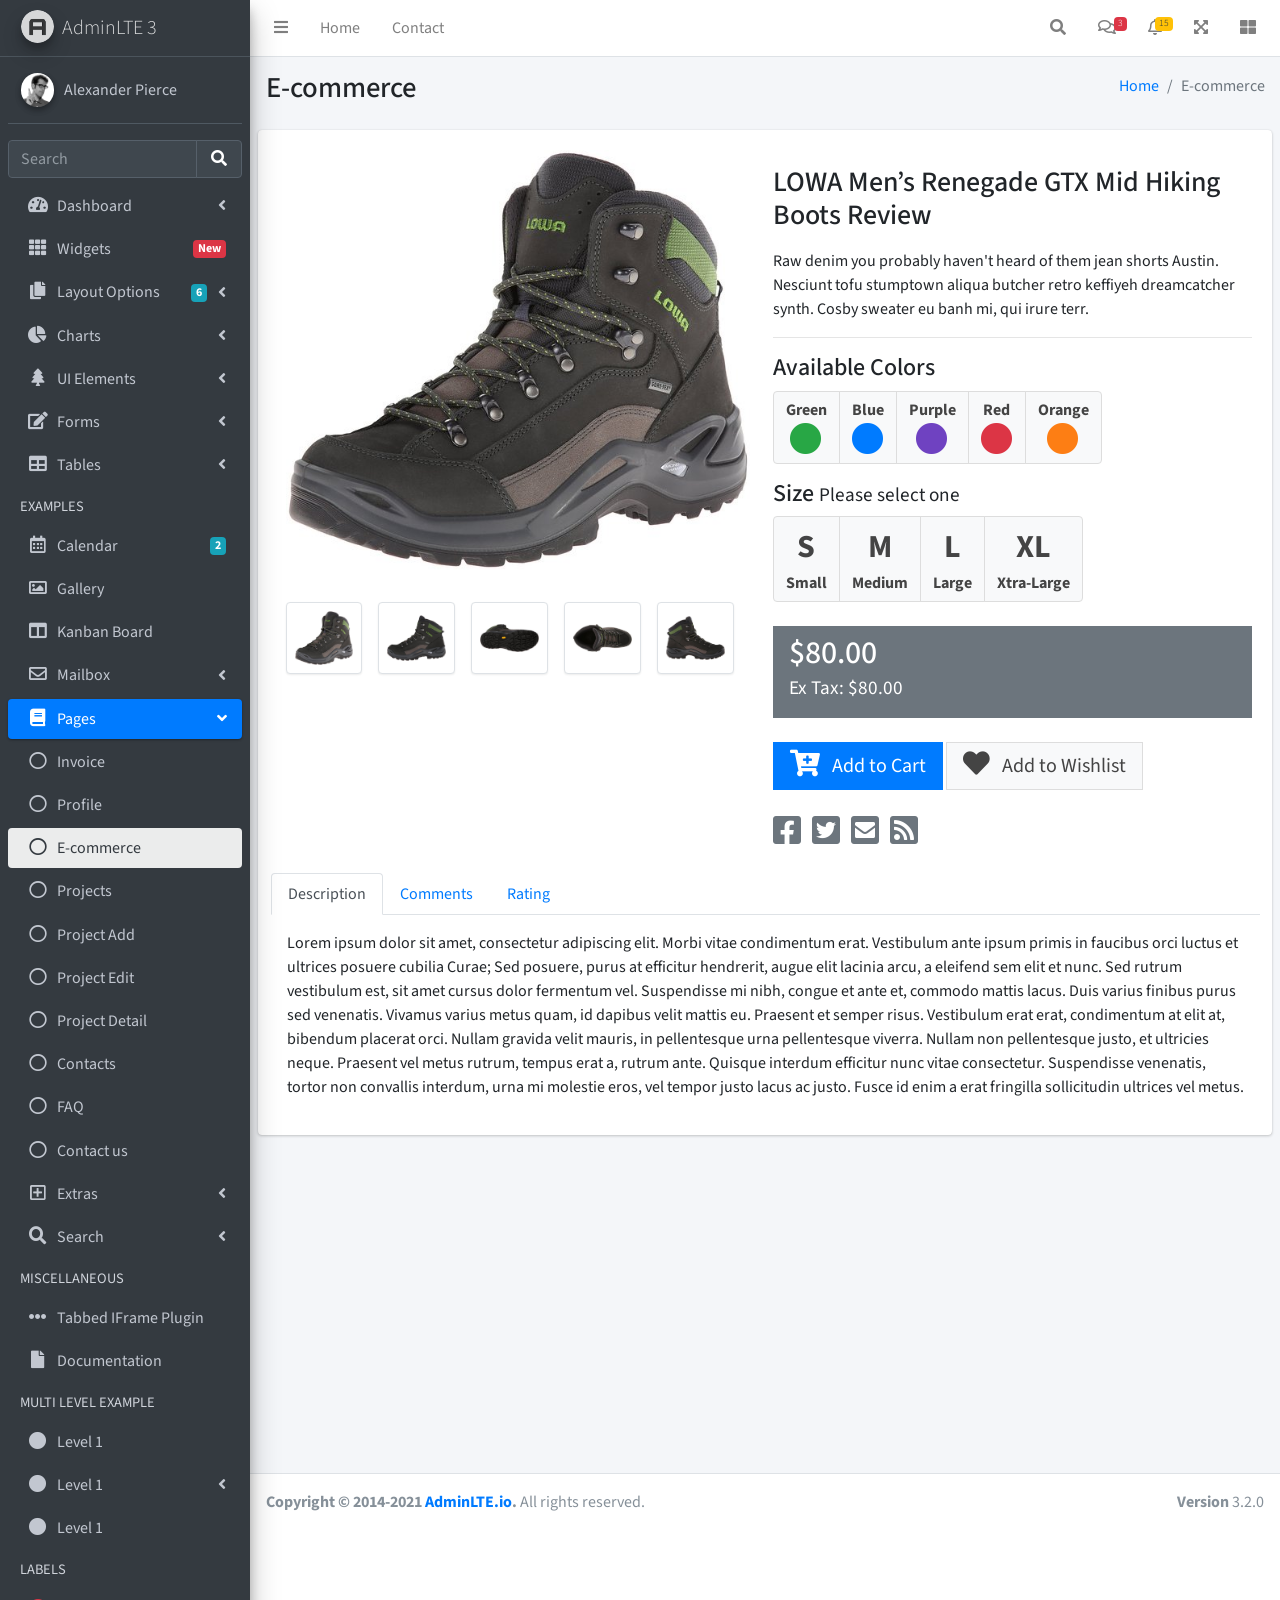
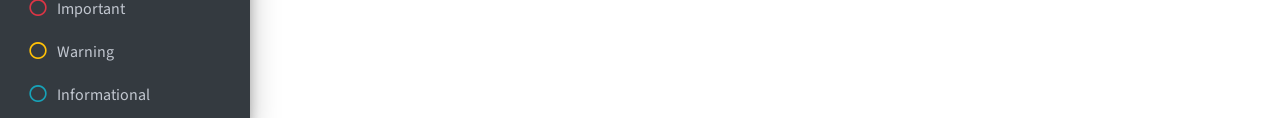
<file: templates/examples/e-commerce.html>
<!DOCTYPE html>
<html lang="en">
<head>
  <meta charset="utf-8">
  <meta name="viewport" content="width=device-width, initial-scale=1">
  <title>AdminLTE 3 | E-commerce</title>

  <!-- Google Font: Source Sans Pro -->
  <link rel="stylesheet" href="https://fonts.googleapis.com/css?family=Source+Sans+Pro:300,400,400i,700&display=fallback">
  <!-- Font Awesome -->
  <link rel="stylesheet" href="../../plugins/fontawesome-free/css/all.min.css">
  <!-- Theme style -->
  <link rel="stylesheet" href="../../dist/css/adminlte.min.css">
</head>
<body class="hold-transition sidebar-mini">
<!-- Site wrapper -->
<div class="wrapper">
  <!-- Navbar -->
  <nav class="main-header navbar navbar-expand navbar-white navbar-light">
    <!-- Left navbar links -->
    <ul class="navbar-nav">
      <li class="nav-item">
        <a class="nav-link" data-widget="pushmenu" href="#" role="button"><i class="fas fa-bars"></i></a>
      </li>
      <li class="nav-item d-none d-sm-inline-block">
        <a href="../../index3.html" class="nav-link">Home</a>
      </li>
      <li class="nav-item d-none d-sm-inline-block">
        <a href="#" class="nav-link">Contact</a>
      </li>
    </ul>

    <!-- Right navbar links -->
    <ul class="navbar-nav ml-auto">
      <!-- Navbar Search -->
      <li class="nav-item">
        <a class="nav-link" data-widget="navbar-search" href="#" role="button">
          <i class="fas fa-search"></i>
        </a>
        <div class="navbar-search-block">
          <form class="form-inline">
            <div class="input-group input-group-sm">
              <input class="form-control form-control-navbar" type="search" placeholder="Search" aria-label="Search">
              <div class="input-group-append">
                <button class="btn btn-navbar" type="submit">
                  <i class="fas fa-search"></i>
                </button>
                <button class="btn btn-navbar" type="button" data-widget="navbar-search">
                  <i class="fas fa-times"></i>
                </button>
              </div>
            </div>
          </form>
        </div>
      </li>

      <!-- Messages Dropdown Menu -->
      <li class="nav-item dropdown">
        <a class="nav-link" data-toggle="dropdown" href="#">
          <i class="far fa-comments"></i>
          <span class="badge badge-danger navbar-badge">3</span>
        </a>
        <div class="dropdown-menu dropdown-menu-lg dropdown-menu-right">
          <a href="#" class="dropdown-item">
            <!-- Message Start -->
            <div class="media">
              <img src="../../dist/img/user1-128x128.jpg" alt="User Avatar" class="img-size-50 mr-3 img-circle">
              <div class="media-body">
                <h3 class="dropdown-item-title">
                  Brad Diesel
                  <span class="float-right text-sm text-danger"><i class="fas fa-star"></i></span>
                </h3>
                <p class="text-sm">Call me whenever you can...</p>
                <p class="text-sm text-muted"><i class="far fa-clock mr-1"></i> 4 Hours Ago</p>
              </div>
            </div>
            <!-- Message End -->
          </a>
          <div class="dropdown-divider"></div>
          <a href="#" class="dropdown-item">
            <!-- Message Start -->
            <div class="media">
              <img src="../../dist/img/user8-128x128.jpg" alt="User Avatar" class="img-size-50 img-circle mr-3">
              <div class="media-body">
                <h3 class="dropdown-item-title">
                  John Pierce
                  <span class="float-right text-sm text-muted"><i class="fas fa-star"></i></span>
                </h3>
                <p class="text-sm">I got your message bro</p>
                <p class="text-sm text-muted"><i class="far fa-clock mr-1"></i> 4 Hours Ago</p>
              </div>
            </div>
            <!-- Message End -->
          </a>
          <div class="dropdown-divider"></div>
          <a href="#" class="dropdown-item">
            <!-- Message Start -->
            <div class="media">
              <img src="../../dist/img/user3-128x128.jpg" alt="User Avatar" class="img-size-50 img-circle mr-3">
              <div class="media-body">
                <h3 class="dropdown-item-title">
                  Nora Silvester
                  <span class="float-right text-sm text-warning"><i class="fas fa-star"></i></span>
                </h3>
                <p class="text-sm">The subject goes here</p>
                <p class="text-sm text-muted"><i class="far fa-clock mr-1"></i> 4 Hours Ago</p>
              </div>
            </div>
            <!-- Message End -->
          </a>
          <div class="dropdown-divider"></div>
          <a href="#" class="dropdown-item dropdown-footer">See All Messages</a>
        </div>
      </li>
      <!-- Notifications Dropdown Menu -->
      <li class="nav-item dropdown">
        <a class="nav-link" data-toggle="dropdown" href="#">
          <i class="far fa-bell"></i>
          <span class="badge badge-warning navbar-badge">15</span>
        </a>
        <div class="dropdown-menu dropdown-menu-lg dropdown-menu-right">
          <span class="dropdown-item dropdown-header">15 Notifications</span>
          <div class="dropdown-divider"></div>
          <a href="#" class="dropdown-item">
            <i class="fas fa-envelope mr-2"></i> 4 new messages
            <span class="float-right text-muted text-sm">3 mins</span>
          </a>
          <div class="dropdown-divider"></div>
          <a href="#" class="dropdown-item">
            <i class="fas fa-users mr-2"></i> 8 friend requests
            <span class="float-right text-muted text-sm">12 hours</span>
          </a>
          <div class="dropdown-divider"></div>
          <a href="#" class="dropdown-item">
            <i class="fas fa-file mr-2"></i> 3 new reports
            <span class="float-right text-muted text-sm">2 days</span>
          </a>
          <div class="dropdown-divider"></div>
          <a href="#" class="dropdown-item dropdown-footer">See All Notifications</a>
        </div>
      </li>
      <li class="nav-item">
        <a class="nav-link" data-widget="fullscreen" href="#" role="button">
          <i class="fas fa-expand-arrows-alt"></i>
        </a>
      </li>
      <li class="nav-item">
        <a class="nav-link" data-widget="control-sidebar" data-slide="true" href="#" role="button">
          <i class="fas fa-th-large"></i>
        </a>
      </li>
    </ul>
  </nav>
  <!-- /.navbar -->

  <!-- Main Sidebar Container -->
  <aside class="main-sidebar sidebar-dark-primary elevation-4">
    <!-- Brand Logo -->
    <a href="../../index3.html" class="brand-link">
      <img src="../../dist/img/AdminLTELogo.png" alt="AdminLTE Logo" class="brand-image img-circle elevation-3" style="opacity: .8">
      <span class="brand-text font-weight-light">AdminLTE 3</span>
    </a>

    <!-- Sidebar -->
    <div class="sidebar">
      <!-- Sidebar user (optional) -->
      <div class="user-panel mt-3 pb-3 mb-3 d-flex">
        <div class="image">
          <img src="../../dist/img/user2-160x160.jpg" class="img-circle elevation-2" alt="User Image">
        </div>
        <div class="info">
          <a href="#" class="d-block">Alexander Pierce</a>
        </div>
      </div>

      <!-- SidebarSearch Form -->
      <div class="form-inline">
        <div class="input-group" data-widget="sidebar-search">
          <input class="form-control form-control-sidebar" type="search" placeholder="Search" aria-label="Search">
          <div class="input-group-append">
            <button class="btn btn-sidebar">
              <i class="fas fa-search fa-fw"></i>
            </button>
          </div>
        </div>
      </div>

      <!-- Sidebar Menu -->
      <nav class="mt-2">
        <ul class="nav nav-pills nav-sidebar flex-column" data-widget="treeview" role="menu" data-accordion="false">
          <!-- Add icons to the links using the .nav-icon class
               with font-awesome or any other icon font library -->
          <li class="nav-item">
            <a href="#" class="nav-link">
              <i class="nav-icon fas fa-tachometer-alt"></i>
              <p>
                Dashboard
                <i class="right fas fa-angle-left"></i>
              </p>
            </a>
            <ul class="nav nav-treeview">
              <li class="nav-item">
                <a href="../../index.html" class="nav-link">
                  <i class="far fa-circle nav-icon"></i>
                  <p>Dashboard v1</p>
                </a>
              </li>
              <li class="nav-item">
                <a href="../../index2.html" class="nav-link">
                  <i class="far fa-circle nav-icon"></i>
                  <p>Dashboard v2</p>
                </a>
              </li>
              <li class="nav-item">
                <a href="../../index3.html" class="nav-link">
                  <i class="far fa-circle nav-icon"></i>
                  <p>Dashboard v3</p>
                </a>
              </li>
            </ul>
          </li>
          <li class="nav-item">
            <a href="../widgets.html" class="nav-link">
              <i class="nav-icon fas fa-th"></i>
              <p>
                Widgets
                <span class="right badge badge-danger">New</span>
              </p>
            </a>
          </li>
          <li class="nav-item">
            <a href="#" class="nav-link">
              <i class="nav-icon fas fa-copy"></i>
              <p>
                Layout Options
                <i class="fas fa-angle-left right"></i>
                <span class="badge badge-info right">6</span>
              </p>
            </a>
            <ul class="nav nav-treeview">
              <li class="nav-item">
                <a href="../layout/top-nav.html" class="nav-link">
                  <i class="far fa-circle nav-icon"></i>
                  <p>Top Navigation</p>
                </a>
              </li>
              <li class="nav-item">
                <a href="../layout/top-nav-sidebar.html" class="nav-link">
                  <i class="far fa-circle nav-icon"></i>
                  <p>Top Navigation + Sidebar</p>
                </a>
              </li>
              <li class="nav-item">
                <a href="../layout/boxed.html" class="nav-link">
                  <i class="far fa-circle nav-icon"></i>
                  <p>Boxed</p>
                </a>
              </li>
              <li class="nav-item">
                <a href="../layout/fixed-sidebar.html" class="nav-link">
                  <i class="far fa-circle nav-icon"></i>
                  <p>Fixed Sidebar</p>
                </a>
              </li>
              <li class="nav-item">
                <a href="../layout/fixed-sidebar-custom.html" class="nav-link">
                  <i class="far fa-circle nav-icon"></i>
                  <p>Fixed Sidebar <small>+ Custom Area</small></p>
                </a>
              </li>
              <li class="nav-item">
                <a href="../layout/fixed-topnav.html" class="nav-link">
                  <i class="far fa-circle nav-icon"></i>
                  <p>Fixed Navbar</p>
                </a>
              </li>
              <li class="nav-item">
                <a href="../layout/fixed-footer.html" class="nav-link">
                  <i class="far fa-circle nav-icon"></i>
                  <p>Fixed Footer</p>
                </a>
              </li>
              <li class="nav-item">
                <a href="../layout/collapsed-sidebar.html" class="nav-link">
                  <i class="far fa-circle nav-icon"></i>
                  <p>Collapsed Sidebar</p>
                </a>
              </li>
            </ul>
          </li>
          <li class="nav-item">
            <a href="#" class="nav-link">
              <i class="nav-icon fas fa-chart-pie"></i>
              <p>
                Charts
                <i class="right fas fa-angle-left"></i>
              </p>
            </a>
            <ul class="nav nav-treeview">
              <li class="nav-item">
                <a href="../charts/chartjs.html" class="nav-link">
                  <i class="far fa-circle nav-icon"></i>
                  <p>ChartJS</p>
                </a>
              </li>
              <li class="nav-item">
                <a href="../charts/flot.html" class="nav-link">
                  <i class="far fa-circle nav-icon"></i>
                  <p>Flot</p>
                </a>
              </li>
              <li class="nav-item">
                <a href="../charts/inline.html" class="nav-link">
                  <i class="far fa-circle nav-icon"></i>
                  <p>Inline</p>
                </a>
              </li>
              <li class="nav-item">
                <a href="../charts/uplot.html" class="nav-link">
                  <i class="far fa-circle nav-icon"></i>
                  <p>uPlot</p>
                </a>
              </li>
            </ul>
          </li>
          <li class="nav-item">
            <a href="#" class="nav-link">
              <i class="nav-icon fas fa-tree"></i>
              <p>
                UI Elements
                <i class="fas fa-angle-left right"></i>
              </p>
            </a>
            <ul class="nav nav-treeview">
              <li class="nav-item">
                <a href="../UI/general.html" class="nav-link">
                  <i class="far fa-circle nav-icon"></i>
                  <p>General</p>
                </a>
              </li>
              <li class="nav-item">
                <a href="../UI/icons.html" class="nav-link">
                  <i class="far fa-circle nav-icon"></i>
                  <p>Icons</p>
                </a>
              </li>
              <li class="nav-item">
                <a href="../UI/buttons.html" class="nav-link">
                  <i class="far fa-circle nav-icon"></i>
                  <p>Buttons</p>
                </a>
              </li>
              <li class="nav-item">
                <a href="../UI/sliders.html" class="nav-link">
                  <i class="far fa-circle nav-icon"></i>
                  <p>Sliders</p>
                </a>
              </li>
              <li class="nav-item">
                <a href="../UI/modals.html" class="nav-link">
                  <i class="far fa-circle nav-icon"></i>
                  <p>Modals & Alerts</p>
                </a>
              </li>
              <li class="nav-item">
                <a href="../UI/navbar.html" class="nav-link">
                  <i class="far fa-circle nav-icon"></i>
                  <p>Navbar & Tabs</p>
                </a>
              </li>
              <li class="nav-item">
                <a href="../UI/timeline.html" class="nav-link">
                  <i class="far fa-circle nav-icon"></i>
                  <p>Timeline</p>
                </a>
              </li>
              <li class="nav-item">
                <a href="../UI/ribbons.html" class="nav-link">
                  <i class="far fa-circle nav-icon"></i>
                  <p>Ribbons</p>
                </a>
              </li>
            </ul>
          </li>
          <li class="nav-item">
            <a href="#" class="nav-link">
              <i class="nav-icon fas fa-edit"></i>
              <p>
                Forms
                <i class="fas fa-angle-left right"></i>
              </p>
            </a>
            <ul class="nav nav-treeview">
              <li class="nav-item">
                <a href="../forms/general.html" class="nav-link">
                  <i class="far fa-circle nav-icon"></i>
                  <p>General Elements</p>
                </a>
              </li>
              <li class="nav-item">
                <a href="../forms/advanced.html" class="nav-link">
                  <i class="far fa-circle nav-icon"></i>
                  <p>Advanced Elements</p>
                </a>
              </li>
              <li class="nav-item">
                <a href="../forms/editors.html" class="nav-link">
                  <i class="far fa-circle nav-icon"></i>
                  <p>Editors</p>
                </a>
              </li>
              <li class="nav-item">
                <a href="../forms/validation.html" class="nav-link">
                  <i class="far fa-circle nav-icon"></i>
                  <p>Validation</p>
                </a>
              </li>
            </ul>
          </li>
          <li class="nav-item">
            <a href="#" class="nav-link">
              <i class="nav-icon fas fa-table"></i>
              <p>
                Tables
                <i class="fas fa-angle-left right"></i>
              </p>
            </a>
            <ul class="nav nav-treeview">
              <li class="nav-item">
                <a href="../tables/simple.html" class="nav-link">
                  <i class="far fa-circle nav-icon"></i>
                  <p>Simple Tables</p>
                </a>
              </li>
              <li class="nav-item">
                <a href="../tables/data.html" class="nav-link">
                  <i class="far fa-circle nav-icon"></i>
                  <p>DataTables</p>
                </a>
              </li>
              <li class="nav-item">
                <a href="../tables/jsgrid.html" class="nav-link">
                  <i class="far fa-circle nav-icon"></i>
                  <p>jsGrid</p>
                </a>
              </li>
            </ul>
          </li>
          <li class="nav-header">EXAMPLES</li>
          <li class="nav-item">
            <a href="../calendar.html" class="nav-link">
              <i class="nav-icon far fa-calendar-alt"></i>
              <p>
                Calendar
                <span class="badge badge-info right">2</span>
              </p>
            </a>
          </li>
          <li class="nav-item">
            <a href="../gallery.html" class="nav-link">
              <i class="nav-icon far fa-image"></i>
              <p>
                Gallery
              </p>
            </a>
          </li>
          <li class="nav-item">
            <a href="../kanban.html" class="nav-link">
              <i class="nav-icon fas fa-columns"></i>
              <p>
                Kanban Board
              </p>
            </a>
          </li>
          <li class="nav-item">
            <a href="#" class="nav-link">
              <i class="nav-icon far fa-envelope"></i>
              <p>
                Mailbox
                <i class="fas fa-angle-left right"></i>
              </p>
            </a>
            <ul class="nav nav-treeview">
              <li class="nav-item">
                <a href="../mailbox/mailbox.html" class="nav-link">
                  <i class="far fa-circle nav-icon"></i>
                  <p>Inbox</p>
                </a>
              </li>
              <li class="nav-item">
                <a href="../mailbox/compose.html" class="nav-link">
                  <i class="far fa-circle nav-icon"></i>
                  <p>Compose</p>
                </a>
              </li>
              <li class="nav-item">
                <a href="../mailbox/read-mail.html" class="nav-link">
                  <i class="far fa-circle nav-icon"></i>
                  <p>Read</p>
                </a>
              </li>
            </ul>
          </li>
          <li class="nav-item menu-open">
            <a href="#" class="nav-link active">
              <i class="nav-icon fas fa-book"></i>
              <p>
                Pages
                <i class="fas fa-angle-left right"></i>
              </p>
            </a>
            <ul class="nav nav-treeview">
              <li class="nav-item">
                <a href="../examples/invoice.html" class="nav-link">
                  <i class="far fa-circle nav-icon"></i>
                  <p>Invoice</p>
                </a>
              </li>
              <li class="nav-item">
                <a href="../examples/profile.html" class="nav-link">
                  <i class="far fa-circle nav-icon"></i>
                  <p>Profile</p>
                </a>
              </li>
              <li class="nav-item">
                <a href="../examples/e-commerce.html" class="nav-link active">
                  <i class="far fa-circle nav-icon"></i>
                  <p>E-commerce</p>
                </a>
              </li>
              <li class="nav-item">
                <a href="../examples/projects.html" class="nav-link">
                  <i class="far fa-circle nav-icon"></i>
                  <p>Projects</p>
                </a>
              </li>
              <li class="nav-item">
                <a href="../examples/project-add.html" class="nav-link">
                  <i class="far fa-circle nav-icon"></i>
                  <p>Project Add</p>
                </a>
              </li>
              <li class="nav-item">
                <a href="../examples/project-edit.html" class="nav-link">
                  <i class="far fa-circle nav-icon"></i>
                  <p>Project Edit</p>
                </a>
              </li>
              <li class="nav-item">
                <a href="../examples/project-detail.html" class="nav-link">
                  <i class="far fa-circle nav-icon"></i>
                  <p>Project Detail</p>
                </a>
              </li>
              <li class="nav-item">
                <a href="../examples/contacts.html" class="nav-link">
                  <i class="far fa-circle nav-icon"></i>
                  <p>Contacts</p>
                </a>
              </li>
              <li class="nav-item">
                <a href="../examples/faq.html" class="nav-link">
                  <i class="far fa-circle nav-icon"></i>
                  <p>FAQ</p>
                </a>
              </li>
              <li class="nav-item">
                <a href="../examples/contact-us.html" class="nav-link">
                  <i class="far fa-circle nav-icon"></i>
                  <p>Contact us</p>
                </a>
              </li>
            </ul>
          </li>
          <li class="nav-item">
            <a href="#" class="nav-link">
              <i class="nav-icon far fa-plus-square"></i>
              <p>
                Extras
                <i class="fas fa-angle-left right"></i>
              </p>
            </a>
            <ul class="nav nav-treeview">
              <li class="nav-item">
                <a href="#" class="nav-link">
                  <i class="far fa-circle nav-icon"></i>
                  <p>
                    Login & Register v1
                    <i class="fas fa-angle-left right"></i>
                  </p>
                </a>
                <ul class="nav nav-treeview">
                  <li class="nav-item">
                    <a href="../examples/login.html" class="nav-link">
                      <i class="far fa-circle nav-icon"></i>
                      <p>Login v1</p>
                    </a>
                  </li>
                  <li class="nav-item">
                    <a href="../examples/register.html" class="nav-link">
                      <i class="far fa-circle nav-icon"></i>
                      <p>Register v1</p>
                    </a>
                  </li>
                  <li class="nav-item">
                    <a href="../examples/forgot-password.html" class="nav-link">
                      <i class="far fa-circle nav-icon"></i>
                      <p>Forgot Password v1</p>
                    </a>
                  </li>
                  <li class="nav-item">
                    <a href="../examples/recover-password.html" class="nav-link">
                      <i class="far fa-circle nav-icon"></i>
                      <p>Recover Password v1</p>
                    </a>
                  </li>
                </ul>
              </li>
              <li class="nav-item">
                <a href="#" class="nav-link">
                  <i class="far fa-circle nav-icon"></i>
                  <p>
                    Login & Register v2
                    <i class="fas fa-angle-left right"></i>
                  </p>
                </a>
                <ul class="nav nav-treeview">
                  <li class="nav-item">
                    <a href="../examples/login-v2.html" class="nav-link">
                      <i class="far fa-circle nav-icon"></i>
                      <p>Login v2</p>
                    </a>
                  </li>
                  <li class="nav-item">
                    <a href="../examples/register-v2.html" class="nav-link">
                      <i class="far fa-circle nav-icon"></i>
                      <p>Register v2</p>
                    </a>
                  </li>
                  <li class="nav-item">
                    <a href="../examples/forgot-password-v2.html" class="nav-link">
                      <i class="far fa-circle nav-icon"></i>
                      <p>Forgot Password v2</p>
                    </a>
                  </li>
                  <li class="nav-item">
                    <a href="../examples/recover-password-v2.html" class="nav-link">
                      <i class="far fa-circle nav-icon"></i>
                      <p>Recover Password v2</p>
                    </a>
                  </li>
                </ul>
              </li>
              <li class="nav-item">
                <a href="../examples/lockscreen.html" class="nav-link">
                  <i class="far fa-circle nav-icon"></i>
                  <p>Lockscreen</p>
                </a>
              </li>
              <li class="nav-item">
                <a href="../examples/legacy-user-menu.html" class="nav-link">
                  <i class="far fa-circle nav-icon"></i>
                  <p>Legacy User Menu</p>
                </a>
              </li>
              <li class="nav-item">
                <a href="../examples/language-menu.html" class="nav-link">
                  <i class="far fa-circle nav-icon"></i>
                  <p>Language Menu</p>
                </a>
              </li>
              <li class="nav-item">
                <a href="../examples/404.html" class="nav-link">
                  <i class="far fa-circle nav-icon"></i>
                  <p>Error 404</p>
                </a>
              </li>
              <li class="nav-item">
                <a href="../examples/500.html" class="nav-link">
                  <i class="far fa-circle nav-icon"></i>
                  <p>Error 500</p>
                </a>
              </li>
              <li class="nav-item">
                <a href="../examples/pace.html" class="nav-link">
                  <i class="far fa-circle nav-icon"></i>
                  <p>Pace</p>
                </a>
              </li>
              <li class="nav-item">
                <a href="../examples/blank.html" class="nav-link">
                  <i class="far fa-circle nav-icon"></i>
                  <p>Blank Page</p>
                </a>
              </li>
              <li class="nav-item">
                <a href="../../starter.html" class="nav-link">
                  <i class="far fa-circle nav-icon"></i>
                  <p>Starter Page</p>
                </a>
              </li>
            </ul>
          </li>
          <li class="nav-item">
            <a href="#" class="nav-link">
              <i class="nav-icon fas fa-search"></i>
              <p>
                Search
                <i class="fas fa-angle-left right"></i>
              </p>
            </a>
            <ul class="nav nav-treeview">
              <li class="nav-item">
                <a href="../search/simple.html" class="nav-link">
                  <i class="far fa-circle nav-icon"></i>
                  <p>Simple Search</p>
                </a>
              </li>
              <li class="nav-item">
                <a href="../search/enhanced.html" class="nav-link">
                  <i class="far fa-circle nav-icon"></i>
                  <p>Enhanced</p>
                </a>
              </li>
            </ul>
          </li>
          <li class="nav-header">MISCELLANEOUS</li>
          <li class="nav-item">
            <a href="../../iframe.html" class="nav-link">
              <i class="nav-icon fas fa-ellipsis-h"></i>
              <p>Tabbed IFrame Plugin</p>
            </a>
          </li>
          <li class="nav-item">
            <a href="https://adminlte.io/docs/3.1/" class="nav-link">
              <i class="nav-icon fas fa-file"></i>
              <p>Documentation</p>
            </a>
          </li>
          <li class="nav-header">MULTI LEVEL EXAMPLE</li>
          <li class="nav-item">
            <a href="#" class="nav-link">
              <i class="fas fa-circle nav-icon"></i>
              <p>Level 1</p>
            </a>
          </li>
          <li class="nav-item">
            <a href="#" class="nav-link">
              <i class="nav-icon fas fa-circle"></i>
              <p>
                Level 1
                <i class="right fas fa-angle-left"></i>
              </p>
            </a>
            <ul class="nav nav-treeview">
              <li class="nav-item">
                <a href="#" class="nav-link">
                  <i class="far fa-circle nav-icon"></i>
                  <p>Level 2</p>
                </a>
              </li>
              <li class="nav-item">
                <a href="#" class="nav-link">
                  <i class="far fa-circle nav-icon"></i>
                  <p>
                    Level 2
                    <i class="right fas fa-angle-left"></i>
                  </p>
                </a>
                <ul class="nav nav-treeview">
                  <li class="nav-item">
                    <a href="#" class="nav-link">
                      <i class="far fa-dot-circle nav-icon"></i>
                      <p>Level 3</p>
                    </a>
                  </li>
                  <li class="nav-item">
                    <a href="#" class="nav-link">
                      <i class="far fa-dot-circle nav-icon"></i>
                      <p>Level 3</p>
                    </a>
                  </li>
                  <li class="nav-item">
                    <a href="#" class="nav-link">
                      <i class="far fa-dot-circle nav-icon"></i>
                      <p>Level 3</p>
                    </a>
                  </li>
                </ul>
              </li>
              <li class="nav-item">
                <a href="#" class="nav-link">
                  <i class="far fa-circle nav-icon"></i>
                  <p>Level 2</p>
                </a>
              </li>
            </ul>
          </li>
          <li class="nav-item">
            <a href="#" class="nav-link">
              <i class="fas fa-circle nav-icon"></i>
              <p>Level 1</p>
            </a>
          </li>
          <li class="nav-header">LABELS</li>
          <li class="nav-item">
            <a href="#" class="nav-link">
              <i class="nav-icon far fa-circle text-danger"></i>
              <p class="text">Important</p>
            </a>
          </li>
          <li class="nav-item">
            <a href="#" class="nav-link">
              <i class="nav-icon far fa-circle text-warning"></i>
              <p>Warning</p>
            </a>
          </li>
          <li class="nav-item">
            <a href="#" class="nav-link">
              <i class="nav-icon far fa-circle text-info"></i>
              <p>Informational</p>
            </a>
          </li>
        </ul>
      </nav>
      <!-- /.sidebar-menu -->
    </div>
    <!-- /.sidebar -->
  </aside>

  <!-- Content Wrapper. Contains page content -->
  <div class="content-wrapper">
    <!-- Content Header (Page header) -->
    <section class="content-header">
      <div class="container-fluid">
        <div class="row mb-2">
          <div class="col-sm-6">
            <h1>E-commerce</h1>
          </div>
          <div class="col-sm-6">
            <ol class="breadcrumb float-sm-right">
              <li class="breadcrumb-item"><a href="#">Home</a></li>
              <li class="breadcrumb-item active">E-commerce</li>
            </ol>
          </div>
        </div>
      </div><!-- /.container-fluid -->
    </section>

    <!-- Main content -->
    <section class="content">

      <!-- Default box -->
      <div class="card card-solid">
        <div class="card-body">
          <div class="row">
            <div class="col-12 col-sm-6">
              <h3 class="d-inline-block d-sm-none">LOWA Men’s Renegade GTX Mid Hiking Boots Review</h3>
              <div class="col-12">
                <img src="../../dist/img/prod-1.jpg" class="product-image" alt="Product Image">
              </div>
              <div class="col-12 product-image-thumbs">
                <div class="product-image-thumb active"><img src="../../dist/img/prod-1.jpg" alt="Product Image"></div>
                <div class="product-image-thumb" ><img src="../../dist/img/prod-2.jpg" alt="Product Image"></div>
                <div class="product-image-thumb" ><img src="../../dist/img/prod-3.jpg" alt="Product Image"></div>
                <div class="product-image-thumb" ><img src="../../dist/img/prod-4.jpg" alt="Product Image"></div>
                <div class="product-image-thumb" ><img src="../../dist/img/prod-5.jpg" alt="Product Image"></div>
              </div>
            </div>
            <div class="col-12 col-sm-6">
              <h3 class="my-3">LOWA Men’s Renegade GTX Mid Hiking Boots Review</h3>
              <p>Raw denim you probably haven't heard of them jean shorts Austin. Nesciunt tofu stumptown aliqua butcher retro keffiyeh dreamcatcher synth. Cosby sweater eu banh mi, qui irure terr.</p>

              <hr>
              <h4>Available Colors</h4>
              <div class="btn-group btn-group-toggle" data-toggle="buttons">
                <label class="btn btn-default text-center active">
                  <input type="radio" name="color_option" id="color_option_a1" autocomplete="off" checked>
                  Green
                  <br>
                  <i class="fas fa-circle fa-2x text-green"></i>
                </label>
                <label class="btn btn-default text-center">
                  <input type="radio" name="color_option" id="color_option_a2" autocomplete="off">
                  Blue
                  <br>
                  <i class="fas fa-circle fa-2x text-blue"></i>
                </label>
                <label class="btn btn-default text-center">
                  <input type="radio" name="color_option" id="color_option_a3" autocomplete="off">
                  Purple
                  <br>
                  <i class="fas fa-circle fa-2x text-purple"></i>
                </label>
                <label class="btn btn-default text-center">
                  <input type="radio" name="color_option" id="color_option_a4" autocomplete="off">
                  Red
                  <br>
                  <i class="fas fa-circle fa-2x text-red"></i>
                </label>
                <label class="btn btn-default text-center">
                  <input type="radio" name="color_option" id="color_option_a5" autocomplete="off">
                  Orange
                  <br>
                  <i class="fas fa-circle fa-2x text-orange"></i>
                </label>
              </div>

              <h4 class="mt-3">Size <small>Please select one</small></h4>
              <div class="btn-group btn-group-toggle" data-toggle="buttons">
                <label class="btn btn-default text-center">
                  <input type="radio" name="color_option" id="color_option_b1" autocomplete="off">
                  <span class="text-xl">S</span>
                  <br>
                  Small
                </label>
                <label class="btn btn-default text-center">
                  <input type="radio" name="color_option" id="color_option_b2" autocomplete="off">
                  <span class="text-xl">M</span>
                  <br>
                  Medium
                </label>
                <label class="btn btn-default text-center">
                  <input type="radio" name="color_option" id="color_option_b3" autocomplete="off">
                  <span class="text-xl">L</span>
                  <br>
                  Large
                </label>
                <label class="btn btn-default text-center">
                  <input type="radio" name="color_option" id="color_option_b4" autocomplete="off">
                  <span class="text-xl">XL</span>
                  <br>
                  Xtra-Large
                </label>
              </div>

              <div class="bg-gray py-2 px-3 mt-4">
                <h2 class="mb-0">
                  $80.00
                </h2>
                <h4 class="mt-0">
                  <small>Ex Tax: $80.00 </small>
                </h4>
              </div>

              <div class="mt-4">
                <div class="btn btn-primary btn-lg btn-flat">
                  <i class="fas fa-cart-plus fa-lg mr-2"></i>
                  Add to Cart
                </div>

                <div class="btn btn-default btn-lg btn-flat">
                  <i class="fas fa-heart fa-lg mr-2"></i>
                  Add to Wishlist
                </div>
              </div>

              <div class="mt-4 product-share">
                <a href="#" class="text-gray">
                  <i class="fab fa-facebook-square fa-2x"></i>
                </a>
                <a href="#" class="text-gray">
                  <i class="fab fa-twitter-square fa-2x"></i>
                </a>
                <a href="#" class="text-gray">
                  <i class="fas fa-envelope-square fa-2x"></i>
                </a>
                <a href="#" class="text-gray">
                  <i class="fas fa-rss-square fa-2x"></i>
                </a>
              </div>

            </div>
          </div>
          <div class="row mt-4">
            <nav class="w-100">
              <div class="nav nav-tabs" id="product-tab" role="tablist">
                <a class="nav-item nav-link active" id="product-desc-tab" data-toggle="tab" href="#product-desc" role="tab" aria-controls="product-desc" aria-selected="true">Description</a>
                <a class="nav-item nav-link" id="product-comments-tab" data-toggle="tab" href="#product-comments" role="tab" aria-controls="product-comments" aria-selected="false">Comments</a>
                <a class="nav-item nav-link" id="product-rating-tab" data-toggle="tab" href="#product-rating" role="tab" aria-controls="product-rating" aria-selected="false">Rating</a>
              </div>
            </nav>
            <div class="tab-content p-3" id="nav-tabContent">
              <div class="tab-pane fade show active" id="product-desc" role="tabpanel" aria-labelledby="product-desc-tab"> Lorem ipsum dolor sit amet, consectetur adipiscing elit. Morbi vitae condimentum erat. Vestibulum ante ipsum primis in faucibus orci luctus et ultrices posuere cubilia Curae; Sed posuere, purus at efficitur hendrerit, augue elit lacinia arcu, a eleifend sem elit et nunc. Sed rutrum vestibulum est, sit amet cursus dolor fermentum vel. Suspendisse mi nibh, congue et ante et, commodo mattis lacus. Duis varius finibus purus sed venenatis. Vivamus varius metus quam, id dapibus velit mattis eu. Praesent et semper risus. Vestibulum erat erat, condimentum at elit at, bibendum placerat orci. Nullam gravida velit mauris, in pellentesque urna pellentesque viverra. Nullam non pellentesque justo, et ultricies neque. Praesent vel metus rutrum, tempus erat a, rutrum ante. Quisque interdum efficitur nunc vitae consectetur. Suspendisse venenatis, tortor non convallis interdum, urna mi molestie eros, vel tempor justo lacus ac justo. Fusce id enim a erat fringilla sollicitudin ultrices vel metus. </div>
              <div class="tab-pane fade" id="product-comments" role="tabpanel" aria-labelledby="product-comments-tab"> Vivamus rhoncus nisl sed venenatis luctus. Sed condimentum risus ut tortor feugiat laoreet. Suspendisse potenti. Donec et finibus sem, ut commodo lectus. Cras eget neque dignissim, placerat orci interdum, venenatis odio. Nulla turpis elit, consequat eu eros ac, consectetur fringilla urna. Duis gravida ex pulvinar mauris ornare, eget porttitor enim vulputate. Mauris hendrerit, massa nec aliquam cursus, ex elit euismod lorem, vehicula rhoncus nisl dui sit amet eros. Nulla turpis lorem, dignissim a sapien eget, ultrices venenatis dolor. Curabitur vel turpis at magna elementum hendrerit vel id dui. Curabitur a ex ullamcorper, ornare velit vel, tincidunt ipsum. </div>
              <div class="tab-pane fade" id="product-rating" role="tabpanel" aria-labelledby="product-rating-tab"> Cras ut ipsum ornare, aliquam ipsum non, posuere elit. In hac habitasse platea dictumst. Aenean elementum leo augue, id fermentum risus efficitur vel. Nulla iaculis malesuada scelerisque. Praesent vel ipsum felis. Ut molestie, purus aliquam placerat sollicitudin, mi ligula euismod neque, non bibendum nibh neque et erat. Etiam dignissim aliquam ligula, aliquet feugiat nibh rhoncus ut. Aliquam efficitur lacinia lacinia. Morbi ac molestie lectus, vitae hendrerit nisl. Nullam metus odio, malesuada in vehicula at, consectetur nec justo. Quisque suscipit odio velit, at accumsan urna vestibulum a. Proin dictum, urna ut varius consectetur, sapien justo porta lectus, at mollis nisi orci et nulla. Donec pellentesque tortor vel nisl commodo ullamcorper. Donec varius massa at semper posuere. Integer finibus orci vitae vehicula placerat. </div>
            </div>
          </div>
        </div>
        <!-- /.card-body -->
      </div>
      <!-- /.card -->

    </section>
    <!-- /.content -->
  </div>
  <!-- /.content-wrapper -->

  <footer class="main-footer">
    <div class="float-right d-none d-sm-block">
      <b>Version</b> 3.2.0
    </div>
    <strong>Copyright &copy; 2014-2021 <a href="https://adminlte.io">AdminLTE.io</a>.</strong> All rights reserved.
  </footer>

  <!-- Control Sidebar -->
  <aside class="control-sidebar control-sidebar-dark">
    <!-- Control sidebar content goes here -->
  </aside>
  <!-- /.control-sidebar -->
</div>
<!-- ./wrapper -->

<!-- jQuery -->
<script src="../../plugins/jquery/jquery.min.js"></script>
<!-- Bootstrap 4 -->
<script src="../../plugins/bootstrap/js/bootstrap.bundle.min.js"></script>
<!-- AdminLTE App -->
<script src="../../dist/js/adminlte.min.js"></script>
<!-- AdminLTE for demo purposes -->
<script src="../../dist/js/demo.js"></script>
<script>
  $(document).ready(function() {
    $('.product-image-thumb').on('click', function () {
      var $image_element = $(this).find('img')
      $('.product-image').prop('src', $image_element.attr('src'))
      $('.product-image-thumb.active').removeClass('active')
      $(this).addClass('active')
    })
  })
</script>
</body>
</html>
</file>
<file: plugins/fullcalendar/main.css>
/* classes attached to <body> */
/* TODO: make fc-event selector work when calender in shadow DOM */
.fc-not-allowed,
.fc-not-allowed .fc-event { /* override events' custom cursors */
  cursor: not-allowed;
}

/* TODO: not attached to body. attached to specific els. move */
.fc-unselectable {
  -webkit-user-select: none;
     -moz-user-select: none;
      -ms-user-select: none;
          user-select: none;
  -webkit-touch-callout: none;
  -webkit-tap-highlight-color: rgba(0, 0, 0, 0);
}
.fc {
  /* layout of immediate children */
  display: flex;
  flex-direction: column;

  font-size: 1em
}
.fc,
  .fc *,
  .fc *:before,
  .fc *:after {
    box-sizing: border-box;
  }
.fc table {
    border-collapse: collapse;
    border-spacing: 0;
    font-size: 1em; /* normalize cross-browser */
  }
.fc th {
    text-align: center;
  }
.fc th,
  .fc td {
    vertical-align: top;
    padding: 0;
  }
.fc a[data-navlink] {
    cursor: pointer;
  }
.fc a[data-navlink]:hover {
    text-decoration: underline;
  }
.fc-direction-ltr {
  direction: ltr;
  text-align: left;
}
.fc-direction-rtl {
  direction: rtl;
  text-align: right;
}
.fc-theme-standard td,
  .fc-theme-standard th {
    border: 1px solid #ddd;
    border: 1px solid var(--fc-border-color, #ddd);
  }
/* for FF, which doesn't expand a 100% div within a table cell. use absolute positioning */
/* inner-wrappers are responsible for being absolute */
/* TODO: best place for this? */
.fc-liquid-hack td,
  .fc-liquid-hack th {
    position: relative;
  }

@font-face {
  font-family: 'fcicons';
  src: url("[data-uri]") format('truetype');
  font-weight: normal;
  font-style: normal;
}

.fc-icon {
  /* added for fc */
  display: inline-block;
  width: 1em;
  height: 1em;
  text-align: center;
  -webkit-user-select: none;
     -moz-user-select: none;
      -ms-user-select: none;
          user-select: none;

  /* use !important to prevent issues with browser extensions that change fonts */
  font-family: 'fcicons' !important;
  speak: none;
  font-style: normal;
  font-weight: normal;
  font-variant: normal;
  text-transform: none;
  line-height: 1;

  /* Better Font Rendering =========== */
  -webkit-font-smoothing: antialiased;
  -moz-osx-font-smoothing: grayscale;
}

.fc-icon-chevron-left:before {
  content: "\e900";
}

.fc-icon-chevron-right:before {
  content: "\e901";
}

.fc-icon-chevrons-left:before {
  content: "\e902";
}

.fc-icon-chevrons-right:before {
  content: "\e903";
}

.fc-icon-minus-square:before {
  content: "\e904";
}

.fc-icon-plus-square:before {
  content: "\e905";
}

.fc-icon-x:before {
  content: "\e906";
}
/*
Lots taken from Flatly (MIT): https://bootswatch.com/4/flatly/bootstrap.css

These styles only apply when the standard-theme is activated.
When it's NOT activated, the fc-button classes won't even be in the DOM.
*/
.fc {

  /* reset */

}
.fc .fc-button {
    border-radius: 0;
    overflow: visible;
    text-transform: none;
    margin: 0;
    font-family: inherit;
    font-size: inherit;
    line-height: inherit;
  }
.fc .fc-button:focus {
    outline: 1px dotted;
    outline: 5px auto -webkit-focus-ring-color;
  }
.fc .fc-button {
    -webkit-appearance: button;
  }
.fc .fc-button:not(:disabled) {
    cursor: pointer;
  }
.fc .fc-button::-moz-focus-inner {
    padding: 0;
    border-style: none;
  }
.fc {

  /* theme */

}
.fc .fc-button {
    display: inline-block;
    font-weight: 400;
    text-align: center;
    vertical-align: middle;
    -webkit-user-select: none;
       -moz-user-select: none;
        -ms-user-select: none;
            user-select: none;
    background-color: transparent;
    border: 1px solid transparent;
    padding: 0.4em 0.65em;
    font-size: 1em;
    line-height: 1.5;
    border-radius: 0.25em;
  }
.fc .fc-button:hover {
    text-decoration: none;
  }
.fc .fc-button:focus {
    outline: 0;
    box-shadow: 0 0 0 0.2rem rgba(44, 62, 80, 0.25);
  }
.fc .fc-button:disabled {
    opacity: 0.65;
  }
.fc {

  /* "primary" coloring */

}
.fc .fc-button-primary {
    color: #fff;
    color: var(--fc-button-text-color, #fff);
    background-color: #2C3E50;
    background-color: var(--fc-button-bg-color, #2C3E50);
    border-color: #2C3E50;
    border-color: var(--fc-button-border-color, #2C3E50);
  }
.fc .fc-button-primary:hover {
    color: #fff;
    color: var(--fc-button-text-color, #fff);
    background-color: #1e2b37;
    background-color: var(--fc-button-hover-bg-color, #1e2b37);
    border-color: #1a252f;
    border-color: var(--fc-button-hover-border-color, #1a252f);
  }
.fc .fc-button-primary:disabled { /* not DRY */
    color: #fff;
    color: var(--fc-button-text-color, #fff);
    background-color: #2C3E50;
    background-color: var(--fc-button-bg-color, #2C3E50);
    border-color: #2C3E50;
    border-color: var(--fc-button-border-color, #2C3E50); /* overrides :hover */
  }
.fc .fc-button-primary:focus {
    box-shadow: 0 0 0 0.2rem rgba(76, 91, 106, 0.5);
  }
.fc .fc-button-primary:not(:disabled):active,
  .fc .fc-button-primary:not(:disabled).fc-button-active {
    color: #fff;
    color: var(--fc-button-text-color, #fff);
    background-color: #1a252f;
    background-color: var(--fc-button-active-bg-color, #1a252f);
    border-color: #151e27;
    border-color: var(--fc-button-active-border-color, #151e27);
  }
.fc .fc-button-primary:not(:disabled):active:focus,
  .fc .fc-button-primary:not(:disabled).fc-button-active:focus {
    box-shadow: 0 0 0 0.2rem rgba(76, 91, 106, 0.5);
  }
.fc {

  /* icons within buttons */

}
.fc .fc-button .fc-icon {
    vertical-align: middle;
    font-size: 1.5em; /* bump up the size (but don't make it bigger than line-height of button, which is 1.5em also) */
  }
.fc .fc-button-group {
    position: relative;
    display: inline-flex;
    vertical-align: middle;
  }
.fc .fc-button-group > .fc-button {
    position: relative;
    flex: 1 1 auto;
  }
.fc .fc-button-group > .fc-button:hover {
    z-index: 1;
  }
.fc .fc-button-group > .fc-button:focus,
  .fc .fc-button-group > .fc-button:active,
  .fc .fc-button-group > .fc-button.fc-button-active {
    z-index: 1;
  }
.fc-direction-ltr .fc-button-group > .fc-button:not(:first-child) {
    margin-left: -1px;
    border-top-left-radius: 0;
    border-bottom-left-radius: 0;
  }
.fc-direction-ltr .fc-button-group > .fc-button:not(:last-child) {
    border-top-right-radius: 0;
    border-bottom-right-radius: 0;
  }
.fc-direction-rtl .fc-button-group > .fc-button:not(:first-child) {
    margin-right: -1px;
    border-top-right-radius: 0;
    border-bottom-right-radius: 0;
  }
.fc-direction-rtl .fc-button-group > .fc-button:not(:last-child) {
    border-top-left-radius: 0;
    border-bottom-left-radius: 0;
  }
.fc .fc-toolbar {
    display: flex;
    justify-content: space-between;
    align-items: center;
  }
.fc .fc-toolbar.fc-header-toolbar {
    margin-bottom: 1.5em;
  }
.fc .fc-toolbar.fc-footer-toolbar {
    margin-top: 1.5em;
  }
.fc .fc-toolbar-title {
    font-size: 1.75em;
    margin: 0;
  }
.fc-direction-ltr .fc-toolbar > * > :not(:first-child) {
    margin-left: .75em; /* space between */
  }
.fc-direction-rtl .fc-toolbar > * > :not(:first-child) {
    margin-right: .75em; /* space between */
  }
.fc-direction-rtl .fc-toolbar-ltr { /* when the toolbar-chunk positioning system is explicitly left-to-right */
    flex-direction: row-reverse;
  }
.fc .fc-scroller {
    -webkit-overflow-scrolling: touch;
    position: relative; /* for abs-positioned elements within */
  }
.fc .fc-scroller-liquid {
    height: 100%;
  }
.fc .fc-scroller-liquid-absolute {
    position: absolute;
    top: 0;
    right: 0;
    left: 0;
    bottom: 0;
  }
.fc .fc-scroller-harness {
    position: relative;
    overflow: hidden;
    direction: ltr;
      /* hack for chrome computing the scroller's right/left wrong for rtl. undone below... */
      /* TODO: demonstrate in codepen */
  }
.fc .fc-scroller-harness-liquid {
    height: 100%;
  }
.fc-direction-rtl .fc-scroller-harness > .fc-scroller { /* undo above hack */
    direction: rtl;
  }
.fc-theme-standard .fc-scrollgrid {
    border: 1px solid #ddd;
    border: 1px solid var(--fc-border-color, #ddd); /* bootstrap does this. match */
  }
.fc .fc-scrollgrid,
    .fc .fc-scrollgrid table { /* all tables (self included) */
      width: 100%; /* because tables don't normally do this */
      table-layout: fixed;
    }
.fc .fc-scrollgrid table { /* inner tables */
      border-top-style: hidden;
      border-left-style: hidden;
      border-right-style: hidden;
    }
.fc .fc-scrollgrid {

    border-collapse: separate;
    border-right-width: 0;
    border-bottom-width: 0;

  }
.fc .fc-scrollgrid-liquid {
    height: 100%;
  }
.fc .fc-scrollgrid-section { /* a <tr> */
    height: 1px /* better than 0, for firefox */

  }
.fc .fc-scrollgrid-section > td {
      height: 1px; /* needs a height so inner div within grow. better than 0, for firefox */
    }
.fc .fc-scrollgrid-section table {
      height: 1px;
        /* for most browsers, if a height isn't set on the table, can't do liquid-height within cells */
        /* serves as a min-height. harmless */
    }
.fc .fc-scrollgrid-section-liquid > td {
      height: 100%; /* better than `auto`, for firefox */
    }
.fc .fc-scrollgrid-section > * {
    border-top-width: 0;
    border-left-width: 0;
  }
.fc .fc-scrollgrid-section-header > *,
  .fc .fc-scrollgrid-section-footer > * {
    border-bottom-width: 0;
  }
.fc .fc-scrollgrid-section-body table,
  .fc .fc-scrollgrid-section-footer table {
    border-bottom-style: hidden; /* head keeps its bottom border tho */
  }
.fc {

  /* stickiness */

}
.fc .fc-scrollgrid-section-sticky > * {
    background: #fff;
    background: var(--fc-page-bg-color, #fff);
    position: sticky;
    z-index: 3; /* TODO: var */
    /* TODO: box-shadow when sticking */
  }
.fc .fc-scrollgrid-section-header.fc-scrollgrid-section-sticky > * {
    top: 0; /* because border-sharing causes a gap at the top */
      /* TODO: give safari -1. has bug */
  }
.fc .fc-scrollgrid-section-footer.fc-scrollgrid-section-sticky > * {
    bottom: 0; /* known bug: bottom-stickiness doesn't work in safari */
  }
.fc .fc-scrollgrid-sticky-shim { /* for horizontal scrollbar */
    height: 1px; /* needs height to create scrollbars */
    margin-bottom: -1px;
  }
.fc-sticky { /* no .fc wrap because used as child of body */
  position: sticky;
}
.fc .fc-view-harness {
    flex-grow: 1; /* because this harness is WITHIN the .fc's flexbox */
    position: relative;
  }
.fc {

  /* when the harness controls the height, make the view liquid */

}
.fc .fc-view-harness-active > .fc-view {
    position: absolute;
    top: 0;
    right: 0;
    bottom: 0;
    left: 0;
  }
.fc .fc-col-header-cell-cushion {
    display: inline-block; /* x-browser for when sticky (when multi-tier header) */
    padding: 2px 4px;
  }
.fc .fc-bg-event,
  .fc .fc-non-business,
  .fc .fc-highlight {
    /* will always have a harness with position:relative/absolute, so absolutely expand */
    position: absolute;
    top: 0;
    left: 0;
    right: 0;
    bottom: 0;
  }
.fc .fc-non-business {
    background: rgba(215, 215, 215, 0.3);
    background: var(--fc-non-business-color, rgba(215, 215, 215, 0.3));
  }
.fc .fc-bg-event {
    background: rgb(143, 223, 130);
    background: var(--fc-bg-event-color, rgb(143, 223, 130));
    opacity: 0.3;
    opacity: var(--fc-bg-event-opacity, 0.3)
  }
.fc .fc-bg-event .fc-event-title {
      margin: .5em;
      font-size: .85em;
      font-size: var(--fc-small-font-size, .85em);
      font-style: italic;
    }
.fc .fc-highlight {
    background: rgba(188, 232, 241, 0.3);
    background: var(--fc-highlight-color, rgba(188, 232, 241, 0.3));
  }
.fc .fc-cell-shaded,
  .fc .fc-day-disabled {
    background: rgba(208, 208, 208, 0.3);
    background: var(--fc-neutral-bg-color, rgba(208, 208, 208, 0.3));
  }
/* link resets */
/* ---------------------------------------------------------------------------------------------------- */
a.fc-event,
a.fc-event:hover {
  text-decoration: none;
}
/* cursor */
.fc-event[href],
.fc-event.fc-event-draggable {
  cursor: pointer;
}
/* event text content */
/* ---------------------------------------------------------------------------------------------------- */
.fc-event .fc-event-main {
    position: relative;
    z-index: 2;
  }
/* dragging */
/* ---------------------------------------------------------------------------------------------------- */
.fc-event-dragging:not(.fc-event-selected) { /* MOUSE */
    opacity: 0.75;
  }
.fc-event-dragging.fc-event-selected { /* TOUCH */
    box-shadow: 0 2px 7px rgba(0, 0, 0, 0.3);
  }
/* resizing */
/* ---------------------------------------------------------------------------------------------------- */
/* (subclasses should hone positioning for touch and non-touch) */
.fc-event .fc-event-resizer {
    display: none;
    position: absolute;
    z-index: 4;
  }
.fc-event:hover, /* MOUSE */
.fc-event-selected { /* TOUCH */

}
.fc-event:hover .fc-event-resizer, .fc-event-selected .fc-event-resizer {
    display: block;
  }
.fc-event-selected .fc-event-resizer {
    border-radius: 4px;
    border-radius: calc(var(--fc-event-resizer-dot-total-width, 8px) / 2);
    border-width: 1px;
    border-width: var(--fc-event-resizer-dot-border-width, 1px);
    width: 8px;
    width: var(--fc-event-resizer-dot-total-width, 8px);
    height: 8px;
    height: var(--fc-event-resizer-dot-total-width, 8px);
    border-style: solid;
    border-color: inherit;
    background: #fff;
    background: var(--fc-page-bg-color, #fff)

    /* expand hit area */

  }
.fc-event-selected .fc-event-resizer:before {
      content: '';
      position: absolute;
      top: -20px;
      left: -20px;
      right: -20px;
      bottom: -20px;
    }
/* selecting (always TOUCH) */
/* OR, focused by tab-index */
/* (TODO: maybe not the best focus-styling for .fc-daygrid-dot-event) */
/* ---------------------------------------------------------------------------------------------------- */
.fc-event-selected,
.fc-event:focus {
  box-shadow: 0 2px 5px rgba(0, 0, 0, 0.2)

  /* expand hit area (subclasses should expand) */

}
.fc-event-selected:before, .fc-event:focus:before {
    content: "";
    position: absolute;
    z-index: 3;
    top: 0;
    left: 0;
    right: 0;
    bottom: 0;
  }
.fc-event-selected,
.fc-event:focus {

  /* dimmer effect */

}
.fc-event-selected:after, .fc-event:focus:after {
    content: "";
    background: rgba(0, 0, 0, 0.25);
    background: var(--fc-event-selected-overlay-color, rgba(0, 0, 0, 0.25));
    position: absolute;
    z-index: 1;

    /* assume there's a border on all sides. overcome it. */
    /* sometimes there's NOT a border, in which case the dimmer will go over */
    /* an adjacent border, which looks fine. */
    top: -1px;
    left: -1px;
    right: -1px;
    bottom: -1px;
  }
/*
A HORIZONTAL event
*/
.fc-h-event { /* allowed to be top-level */
  display: block;
  border: 1px solid #3788d8;
  border: 1px solid var(--fc-event-border-color, #3788d8);
  background-color: #3788d8;
  background-color: var(--fc-event-bg-color, #3788d8)

}
.fc-h-event .fc-event-main {
    color: #fff;
    color: var(--fc-event-text-color, #fff);
  }
.fc-h-event .fc-event-main-frame {
    display: flex; /* for make fc-event-title-container expand */
  }
.fc-h-event .fc-event-time {
    max-width: 100%; /* clip overflow on this element */
    overflow: hidden;
  }
.fc-h-event .fc-event-title-container { /* serves as a container for the sticky cushion */
    flex-grow: 1;
    flex-shrink: 1;
    min-width: 0; /* important for allowing to shrink all the way */
  }
.fc-h-event .fc-event-title {
    display: inline-block; /* need this to be sticky cross-browser */
    vertical-align: top; /* for not messing up line-height */
    left: 0;  /* for sticky */
    right: 0; /* for sticky */
    max-width: 100%; /* clip overflow on this element */
    overflow: hidden;
  }
.fc-h-event.fc-event-selected:before {
    /* expand hit area */
    top: -10px;
    bottom: -10px;
  }
/* adjust border and border-radius (if there is any) for non-start/end */
.fc-direction-ltr .fc-daygrid-block-event:not(.fc-event-start),
.fc-direction-rtl .fc-daygrid-block-event:not(.fc-event-end) {
  border-top-left-radius: 0;
  border-bottom-left-radius: 0;
  border-left-width: 0;
}
.fc-direction-ltr .fc-daygrid-block-event:not(.fc-event-end),
.fc-direction-rtl .fc-daygrid-block-event:not(.fc-event-start) {
  border-top-right-radius: 0;
  border-bottom-right-radius: 0;
  border-right-width: 0;
}
/* resizers */
.fc-h-event:not(.fc-event-selected) .fc-event-resizer {
  top: 0;
  bottom: 0;
  width: 8px;
  width: var(--fc-event-resizer-thickness, 8px);
}
.fc-direction-ltr .fc-h-event:not(.fc-event-selected) .fc-event-resizer-start,
.fc-direction-rtl .fc-h-event:not(.fc-event-selected) .fc-event-resizer-end {
  cursor: w-resize;
  left: -4px;
  left: calc(-0.5 * var(--fc-event-resizer-thickness, 8px));
}
.fc-direction-ltr .fc-h-event:not(.fc-event-selected) .fc-event-resizer-end,
.fc-direction-rtl .fc-h-event:not(.fc-event-selected) .fc-event-resizer-start {
  cursor: e-resize;
  right: -4px;
  right: calc(-0.5 * var(--fc-event-resizer-thickness, 8px));
}
/* resizers for TOUCH */
.fc-h-event.fc-event-selected .fc-event-resizer {
  top: 50%;
  margin-top: -4px;
  margin-top: calc(-0.5 * var(--fc-event-resizer-dot-total-width, 8px));
}
.fc-direction-ltr .fc-h-event.fc-event-selected .fc-event-resizer-start,
.fc-direction-rtl .fc-h-event.fc-event-selected .fc-event-resizer-end {
  left: -4px;
  left: calc(-0.5 * var(--fc-event-resizer-dot-total-width, 8px));
}
.fc-direction-ltr .fc-h-event.fc-event-selected .fc-event-resizer-end,
.fc-direction-rtl .fc-h-event.fc-event-selected .fc-event-resizer-start {
  right: -4px;
  right: calc(-0.5 * var(--fc-event-resizer-dot-total-width, 8px));
}
.fc .fc-popover {
    position: absolute;
    z-index: 9999;
    box-shadow: 0 2px 6px rgba(0,0,0,.15);
  }
.fc .fc-popover-header {
    display: flex;
    flex-direction: row;
    justify-content: space-between;
    align-items: center;
    padding: 3px 4px;
  }
.fc .fc-popover-title {
    margin: 0 2px;
  }
.fc .fc-popover-close {
    cursor: pointer;
    opacity: 0.65;
    font-size: 1.1em;
  }
.fc-theme-standard .fc-popover {
    border: 1px solid #ddd;
    border: 1px solid var(--fc-border-color, #ddd);
    background: #fff;
    background: var(--fc-page-bg-color, #fff);
  }
.fc-theme-standard .fc-popover-header {
    background: rgba(208, 208, 208, 0.3);
    background: var(--fc-neutral-bg-color, rgba(208, 208, 208, 0.3));
  }


:root {
  --fc-daygrid-event-dot-width: 8px;
}
/* help things clear margins of inner content */
.fc-daygrid-day-frame,
.fc-daygrid-day-events,
.fc-daygrid-event-harness { /* for event top/bottom margins */
}
.fc-daygrid-day-frame:before, .fc-daygrid-day-events:before, .fc-daygrid-event-harness:before {
  content: "";
  clear: both;
  display: table; }
.fc-daygrid-day-frame:after, .fc-daygrid-day-events:after, .fc-daygrid-event-harness:after {
  content: "";
  clear: both;
  display: table; }
.fc .fc-daygrid-body { /* a <div> that wraps the table */
    position: relative;
    z-index: 1; /* container inner z-index's because <tr>s can't do it */
  }
.fc .fc-daygrid-day.fc-day-today {
      background-color: rgba(255, 220, 40, 0.15);
      background-color: var(--fc-today-bg-color, rgba(255, 220, 40, 0.15));
    }
.fc .fc-daygrid-day-frame {
    position: relative;
    min-height: 100%; /* seems to work better than `height` because sets height after rows/cells naturally do it */
  }
.fc {

  /* cell top */

}
.fc .fc-daygrid-day-top {
    display: flex;
    flex-direction: row-reverse;
  }
.fc .fc-day-other .fc-daygrid-day-top {
    opacity: 0.3;
  }
.fc {

  /* day number (within cell top) */

}
.fc .fc-daygrid-day-number {
    position: relative;
    z-index: 4;
    padding: 4px;
  }
.fc {

  /* event container */

}
.fc .fc-daygrid-day-events {
    margin-top: 1px; /* needs to be margin, not padding, so that available cell height can be computed */
  }
.fc {

  /* positioning for balanced vs natural */

}
.fc .fc-daygrid-body-balanced .fc-daygrid-day-events {
      position: absolute;
      left: 0;
      right: 0;
    }
.fc .fc-daygrid-body-unbalanced .fc-daygrid-day-events {
      position: relative; /* for containing abs positioned event harnesses */
      min-height: 2em; /* in addition to being a min-height during natural height, equalizes the heights a little bit */
    }
.fc .fc-daygrid-body-natural { /* can coexist with -unbalanced */
  }
.fc .fc-daygrid-body-natural .fc-daygrid-day-events {
      margin-bottom: 1em;
    }
.fc {

  /* event harness */

}
.fc .fc-daygrid-event-harness {
    position: relative;
  }
.fc .fc-daygrid-event-harness-abs {
    position: absolute;
    top: 0; /* fallback coords for when cannot yet be computed */
    left: 0; /* */
    right: 0; /* */
  }
.fc .fc-daygrid-bg-harness {
    position: absolute;
    top: 0;
    bottom: 0;
  }
.fc {

  /* bg content */

}
.fc .fc-daygrid-day-bg .fc-non-business { z-index: 1 }
.fc .fc-daygrid-day-bg .fc-bg-event { z-index: 2 }
.fc .fc-daygrid-day-bg .fc-highlight { z-index: 3 }
.fc {

  /* events */

}
.fc .fc-daygrid-event {
    z-index: 6;
    margin-top: 1px;
  }
.fc .fc-daygrid-event.fc-event-mirror {
    z-index: 7;
  }
.fc {

  /* cell bottom (within day-events) */

}
.fc .fc-daygrid-day-bottom {
    font-size: .85em;
    padding: 2px 3px 0
  }
.fc .fc-daygrid-day-bottom:before {
  content: "";
  clear: both;
  display: table; }
.fc .fc-daygrid-more-link {
    position: relative;
    z-index: 4;
    cursor: pointer;
  }
.fc {

  /* week number (within frame) */

}
.fc .fc-daygrid-week-number {
    position: absolute;
    z-index: 5;
    top: 0;
    padding: 2px;
    min-width: 1.5em;
    text-align: center;
    background-color: rgba(208, 208, 208, 0.3);
    background-color: var(--fc-neutral-bg-color, rgba(208, 208, 208, 0.3));
    color: #808080;
    color: var(--fc-neutral-text-color, #808080);
  }
.fc {

  /* popover */

}
.fc .fc-more-popover .fc-popover-body {
    min-width: 220px;
    padding: 10px;
  }
.fc-direction-ltr .fc-daygrid-event.fc-event-start,
.fc-direction-rtl .fc-daygrid-event.fc-event-end {
  margin-left: 2px;
}
.fc-direction-ltr .fc-daygrid-event.fc-event-end,
.fc-direction-rtl .fc-daygrid-event.fc-event-start {
  margin-right: 2px;
}
.fc-direction-ltr .fc-daygrid-week-number {
    left: 0;
    border-radius: 0 0 3px 0;
  }
.fc-direction-rtl .fc-daygrid-week-number {
    right: 0;
    border-radius: 0 0 0 3px;
  }
.fc-liquid-hack .fc-daygrid-day-frame {
    position: static; /* will cause inner absolute stuff to expand to <td> */
  }
.fc-daygrid-event { /* make root-level, because will be dragged-and-dropped outside of a component root */
  position: relative; /* for z-indexes assigned later */
  white-space: nowrap;
  border-radius: 3px; /* dot event needs this to when selected */
  font-size: .85em;
  font-size: var(--fc-small-font-size, .85em);
}
/* --- the rectangle ("block") style of event --- */
.fc-daygrid-block-event .fc-event-time {
    font-weight: bold;
  }
.fc-daygrid-block-event .fc-event-time,
  .fc-daygrid-block-event .fc-event-title {
    padding: 1px;
  }
/* --- the dot style of event --- */
.fc-daygrid-dot-event {
  display: flex;
  align-items: center;
  padding: 2px 0

}
.fc-daygrid-dot-event .fc-event-title {
    flex-grow: 1;
    flex-shrink: 1;
    min-width: 0; /* important for allowing to shrink all the way */
    overflow: hidden;
    font-weight: bold;
  }
.fc-daygrid-dot-event:hover,
  .fc-daygrid-dot-event.fc-event-mirror {
    background: rgba(0, 0, 0, 0.1);
  }
.fc-daygrid-dot-event.fc-event-selected:before {
    /* expand hit area */
    top: -10px;
    bottom: -10px;
  }
.fc-daygrid-event-dot { /* the actual dot */
  margin: 0 4px;
  box-sizing: content-box;
  width: 0;
  height: 0;
  border: 4px solid #3788d8;
  border: calc(var(--fc-daygrid-event-dot-width, 8px) / 2) solid var(--fc-event-border-color, #3788d8);
  border-radius: 4px;
  border-radius: calc(var(--fc-daygrid-event-dot-width, 8px) / 2);
}
/* --- spacing between time and title --- */
.fc-direction-ltr .fc-daygrid-event .fc-event-time {
    margin-right: 3px;
  }
.fc-direction-rtl .fc-daygrid-event .fc-event-time {
    margin-left: 3px;
  }


/*
A VERTICAL event
*/

.fc-v-event { /* allowed to be top-level */
  display: block;
  border: 1px solid #3788d8;
  border: 1px solid var(--fc-event-border-color, #3788d8);
  background-color: #3788d8;
  background-color: var(--fc-event-bg-color, #3788d8)

}

.fc-v-event .fc-event-main {
    color: #fff;
    color: var(--fc-event-text-color, #fff);
    height: 100%;
  }

.fc-v-event .fc-event-main-frame {
    height: 100%;
    display: flex;
    flex-direction: column;
  }

.fc-v-event .fc-event-time {
    flex-grow: 0;
    flex-shrink: 0;
    max-height: 100%;
    overflow: hidden;
  }

.fc-v-event .fc-event-title-container { /* a container for the sticky cushion */
    flex-grow: 1;
    flex-shrink: 1;
    min-height: 0; /* important for allowing to shrink all the way */
  }

.fc-v-event .fc-event-title { /* will have fc-sticky on it */
    top: 0;
    bottom: 0;
    max-height: 100%; /* clip overflow */
    overflow: hidden;
  }

.fc-v-event:not(.fc-event-start) {
    border-top-width: 0;
    border-top-left-radius: 0;
    border-top-right-radius: 0;
  }

.fc-v-event:not(.fc-event-end) {
    border-bottom-width: 0;
    border-bottom-left-radius: 0;
    border-bottom-right-radius: 0;
  }

.fc-v-event.fc-event-selected:before {
    /* expand hit area */
    left: -10px;
    right: -10px;
  }

.fc-v-event {

  /* resizer (mouse AND touch) */

}

.fc-v-event .fc-event-resizer-start {
    cursor: n-resize;
  }

.fc-v-event .fc-event-resizer-end {
    cursor: s-resize;
  }

.fc-v-event {

  /* resizer for MOUSE */

}

.fc-v-event:not(.fc-event-selected) .fc-event-resizer {
      height: 8px;
      height: var(--fc-event-resizer-thickness, 8px);
      left: 0;
      right: 0;
    }

.fc-v-event:not(.fc-event-selected) .fc-event-resizer-start {
      top: -4px;
      top: calc(var(--fc-event-resizer-thickness, 8px) / -2);
    }

.fc-v-event:not(.fc-event-selected) .fc-event-resizer-end {
      bottom: -4px;
      bottom: calc(var(--fc-event-resizer-thickness, 8px) / -2);
    }

.fc-v-event {

  /* resizer for TOUCH (when event is "selected") */

}

.fc-v-event.fc-event-selected .fc-event-resizer {
      left: 50%;
      margin-left: -4px;
      margin-left: calc(var(--fc-event-resizer-dot-total-width, 8px) / -2);
    }

.fc-v-event.fc-event-selected .fc-event-resizer-start {
      top: -4px;
      top: calc(var(--fc-event-resizer-dot-total-width, 8px) / -2);
    }

.fc-v-event.fc-event-selected .fc-event-resizer-end {
      bottom: -4px;
      bottom: calc(var(--fc-event-resizer-dot-total-width, 8px) / -2);
    }
.fc .fc-timegrid .fc-daygrid-body { /* the all-day daygrid within the timegrid view */
    z-index: 2; /* put above the timegrid-body so that more-popover is above everything. TODO: better solution */
  }
.fc .fc-timegrid-divider {
    padding: 0 0 2px; /* browsers get confused when you set height. use padding instead */
  }
.fc .fc-timegrid-body {
    position: relative;
    z-index: 1; /* scope the z-indexes of slots and cols */
    min-height: 100%; /* fill height always, even when slat table doesn't grow */
  }
.fc .fc-timegrid-axis-chunk { /* for advanced ScrollGrid */
    position: relative /* offset parent for now-indicator-container */

  }
.fc .fc-timegrid-axis-chunk > table {
      position: relative;
      z-index: 1; /* above the now-indicator-container */
    }
.fc .fc-timegrid-slots {
    position: relative;
    z-index: 1;
  }
.fc .fc-timegrid-slot { /* a <td> */
    height: 1.5em;
    border-bottom: 0 /* each cell owns its top border */
  }
.fc .fc-timegrid-slot:empty:before {
      content: '\00a0'; /* make sure there's at least an empty space to create height for height syncing */
    }
.fc .fc-timegrid-slot-minor {
    border-top-style: dotted;
  }
.fc .fc-timegrid-slot-label-cushion {
    display: inline-block;
    white-space: nowrap;
  }
.fc .fc-timegrid-slot-label {
    vertical-align: middle; /* vertical align the slots */
  }
.fc {


  /* slots AND axis cells (top-left corner of view including the "all-day" text) */

}
.fc .fc-timegrid-axis-cushion,
  .fc .fc-timegrid-slot-label-cushion {
    padding: 0 4px;
  }
.fc {


  /* axis cells (top-left corner of view including the "all-day" text) */
  /* vertical align is more complicated, uses flexbox */

}
.fc .fc-timegrid-axis-frame-liquid {
    height: 100%; /* will need liquid-hack in FF */
  }
.fc .fc-timegrid-axis-frame {
    overflow: hidden;
    display: flex;
    align-items: center; /* vertical align */
    justify-content: flex-end; /* horizontal align. matches text-align below */
  }
.fc .fc-timegrid-axis-cushion {
    max-width: 60px; /* limits the width of the "all-day" text */
    flex-shrink: 0; /* allows text to expand how it normally would, regardless of constrained width */
  }
.fc-direction-ltr .fc-timegrid-slot-label-frame {
    text-align: right;
  }
.fc-direction-rtl .fc-timegrid-slot-label-frame {
    text-align: left;
  }
.fc-liquid-hack .fc-timegrid-axis-frame-liquid {
  height: auto;
  position: absolute;
  top: 0;
  right: 0;
  bottom: 0;
  left: 0;
  }
.fc .fc-timegrid-col.fc-day-today {
      background-color: rgba(255, 220, 40, 0.15);
      background-color: var(--fc-today-bg-color, rgba(255, 220, 40, 0.15));
    }
.fc .fc-timegrid-col-frame {
    min-height: 100%; /* liquid-hack is below */
    position: relative;
  }
.fc-media-screen.fc-liquid-hack .fc-timegrid-col-frame {
  height: auto;
  position: absolute;
  top: 0;
  right: 0;
  bottom: 0;
  left: 0;
    }
.fc-media-screen .fc-timegrid-cols {
    position: absolute; /* no z-index. children will decide and go above slots */
    top: 0;
    left: 0;
    right: 0;
    bottom: 0
  }
.fc-media-screen .fc-timegrid-cols > table {
      height: 100%;
    }
.fc-media-screen .fc-timegrid-col-bg,
  .fc-media-screen .fc-timegrid-col-events,
  .fc-media-screen .fc-timegrid-now-indicator-container {
    position: absolute;
    top: 0;
    left: 0;
    right: 0;
  }
.fc {

  /* bg */

}
.fc .fc-timegrid-col-bg {
    z-index: 2; /* TODO: kill */
  }
.fc .fc-timegrid-col-bg .fc-non-business { z-index: 1 }
.fc .fc-timegrid-col-bg .fc-bg-event { z-index: 2 }
.fc .fc-timegrid-col-bg .fc-highlight { z-index: 3 }
.fc .fc-timegrid-bg-harness {
    position: absolute; /* top/bottom will be set by JS */
    left: 0;
    right: 0;
  }
.fc {

  /* fg events */
  /* (the mirror segs are put into a separate container with same classname, */
  /* and they must be after the normal seg container to appear at a higher z-index) */

}
.fc .fc-timegrid-col-events {
    z-index: 3;
    /* child event segs have z-indexes that are scoped within this div */
  }
.fc {

  /* now indicator */

}
.fc .fc-timegrid-now-indicator-container {
    bottom: 0;
    overflow: hidden; /* don't let overflow of lines/arrows cause unnecessary scrolling */
    /* z-index is set on the individual elements */
  }
.fc-direction-ltr .fc-timegrid-col-events {
    margin: 0 2.5% 0 2px;
  }
.fc-direction-rtl .fc-timegrid-col-events {
    margin: 0 2px 0 2.5%;
  }
.fc-timegrid-event-harness {
  position: absolute /* top/left/right/bottom will all be set by JS */
}
.fc-timegrid-event-harness > .fc-timegrid-event {
    position: absolute; /* absolute WITHIN the harness */
    top: 0; /* for when not yet positioned */
    bottom: 0; /* " */
    left: 0;
    right: 0;
  }
.fc-timegrid-event-harness-inset .fc-timegrid-event,
.fc-timegrid-event.fc-event-mirror,
.fc-timegrid-more-link {
  box-shadow: 0px 0px 0px 1px #fff;
  box-shadow: 0px 0px 0px 1px var(--fc-page-bg-color, #fff);
}
.fc-timegrid-event,
.fc-timegrid-more-link { /* events need to be root */
  font-size: .85em;
  font-size: var(--fc-small-font-size, .85em);
  border-radius: 3px;
}
.fc-timegrid-event { /* events need to be root */
  margin-bottom: 1px /* give some space from bottom */
}
.fc-timegrid-event .fc-event-main {
    padding: 1px 1px 0;
  }
.fc-timegrid-event .fc-event-time {
    white-space: nowrap;
    font-size: .85em;
    font-size: var(--fc-small-font-size, .85em);
    margin-bottom: 1px;
  }
.fc-timegrid-event-short .fc-event-main-frame {
    flex-direction: row;
    overflow: hidden;
  }
.fc-timegrid-event-short .fc-event-time:after {
    content: '\00a0-\00a0'; /* dash surrounded by non-breaking spaces */
  }
.fc-timegrid-event-short .fc-event-title {
    font-size: .85em;
    font-size: var(--fc-small-font-size, .85em)
  }
.fc-timegrid-more-link { /* does NOT inherit from fc-timegrid-event */
  position: absolute;
  z-index: 9999; /* hack */
  color: inherit;
  color: var(--fc-more-link-text-color, inherit);
  background: #d0d0d0;
  background: var(--fc-more-link-bg-color, #d0d0d0);
  cursor: pointer;
  margin-bottom: 1px; /* match space below fc-timegrid-event */
}
.fc-timegrid-more-link-inner { /* has fc-sticky */
  padding: 3px 2px;
  top: 0;
}
.fc-direction-ltr .fc-timegrid-more-link {
    right: 0;
  }
.fc-direction-rtl .fc-timegrid-more-link {
    left: 0;
  }
.fc {

  /* line */

}
.fc .fc-timegrid-now-indicator-line {
    position: absolute;
    z-index: 4;
    left: 0;
    right: 0;
    border-style: solid;
    border-color: red;
    border-color: var(--fc-now-indicator-color, red);
    border-width: 1px 0 0;
  }
.fc {

  /* arrow */

}
.fc .fc-timegrid-now-indicator-arrow {
    position: absolute;
    z-index: 4;
    margin-top: -5px; /* vertically center on top coordinate */
    border-style: solid;
    border-color: red;
    border-color: var(--fc-now-indicator-color, red);
  }
.fc-direction-ltr .fc-timegrid-now-indicator-arrow {
    left: 0;

    /* triangle pointing right. TODO: mixin */
    border-width: 5px 0 5px 6px;
    border-top-color: transparent;
    border-bottom-color: transparent;
  }
.fc-direction-rtl .fc-timegrid-now-indicator-arrow {
    right: 0;

    /* triangle pointing left. TODO: mixin */
    border-width: 5px 6px 5px 0;
    border-top-color: transparent;
    border-bottom-color: transparent;
  }


:root {
  --fc-list-event-dot-width: 10px;
  --fc-list-event-hover-bg-color: #f5f5f5;
}
.fc-theme-standard .fc-list {
    border: 1px solid #ddd;
    border: 1px solid var(--fc-border-color, #ddd);
  }
.fc {

  /* message when no events */

}
.fc .fc-list-empty {
    background-color: rgba(208, 208, 208, 0.3);
    background-color: var(--fc-neutral-bg-color, rgba(208, 208, 208, 0.3));
    height: 100%;
    display: flex;
    justify-content: center;
    align-items: center; /* vertically aligns fc-list-empty-inner */
  }
.fc .fc-list-empty-cushion {
    margin: 5em 0;
  }
.fc {

  /* table within the scroller */
  /* ---------------------------------------------------------------------------------------------------- */

}
.fc .fc-list-table {
    width: 100%;
    border-style: hidden; /* kill outer border on theme */
  }
.fc .fc-list-table tr > * {
    border-left: 0;
    border-right: 0;
  }
.fc .fc-list-sticky .fc-list-day > * { /* the cells */
      position: sticky;
      top: 0;
      background: #fff;
      background: var(--fc-page-bg-color, #fff); /* for when headers are styled to be transparent and sticky */
    }
.fc {

  /* only exists for aria reasons, hide for non-screen-readers */

}
.fc .fc-list-table thead {
    position: absolute;
    left: -10000px;
  }
.fc {

  /* the table's border-style:hidden gets confused by hidden thead. force-hide top border of first cell */

}
.fc .fc-list-table tbody > tr:first-child th {
    border-top: 0;
  }
.fc .fc-list-table th {
    padding: 0; /* uses an inner-wrapper instead... */
  }
.fc .fc-list-table td,
  .fc .fc-list-day-cushion {
    padding: 8px 14px;
  }
.fc {


  /* date heading rows */
  /* ---------------------------------------------------------------------------------------------------- */

}
.fc .fc-list-day-cushion:after {
  content: "";
  clear: both;
  display: table; /* clear floating */
    }
.fc-theme-standard .fc-list-day-cushion {
    background-color: rgba(208, 208, 208, 0.3);
    background-color: var(--fc-neutral-bg-color, rgba(208, 208, 208, 0.3));
  }
.fc-direction-ltr .fc-list-day-text,
.fc-direction-rtl .fc-list-day-side-text {
  float: left;
}
.fc-direction-ltr .fc-list-day-side-text,
.fc-direction-rtl .fc-list-day-text {
  float: right;
}
/* make the dot closer to the event title */
.fc-direction-ltr .fc-list-table .fc-list-event-graphic { padding-right: 0 }
.fc-direction-rtl .fc-list-table .fc-list-event-graphic { padding-left: 0 }
.fc .fc-list-event.fc-event-forced-url {
    cursor: pointer; /* whole row will seem clickable */
  }
.fc .fc-list-event:hover td {
    background-color: #f5f5f5;
    background-color: var(--fc-list-event-hover-bg-color, #f5f5f5);
  }
.fc {

  /* shrink certain cols */

}
.fc .fc-list-event-graphic,
  .fc .fc-list-event-time {
    white-space: nowrap;
    width: 1px;
  }
.fc .fc-list-event-dot {
    display: inline-block;
    box-sizing: content-box;
    width: 0;
    height: 0;
    border: 5px solid #3788d8;
    border: calc(var(--fc-list-event-dot-width, 10px) / 2) solid var(--fc-event-border-color, #3788d8);
    border-radius: 5px;
    border-radius: calc(var(--fc-list-event-dot-width, 10px) / 2);
  }
.fc {

  /* reset <a> styling */

}
.fc .fc-list-event-title a {
    color: inherit;
    text-decoration: none;
  }
.fc {

  /* underline link when hovering over any part of row */

}
.fc .fc-list-event.fc-event-forced-url:hover a {
    text-decoration: underline;
  }



  .fc-theme-bootstrap a:not([href]) {
    color: inherit; /* natural color for navlinks */
  }
</file>
<file: plugins/overlayScrollbars/css/OverlayScrollbars.min.css>
/*!
 * OverlayScrollbars
 * https://github.com/KingSora/OverlayScrollbars
 *
 * Version: 1.13.0
 *
 * Copyright KingSora | Rene Haas.
 * https://github.com/KingSora
 *
 * Released under the MIT license.
 * Date: 02.08.2020
 */
html.os-html,html.os-html>.os-host{display:block;overflow:hidden;box-sizing:border-box;height:100%!important;width:100%!important;min-width:100%!important;min-height:100%!important;margin:0!important;position:absolute!important}html.os-html>.os-host>.os-padding{position:absolute}body.os-dragging,body.os-dragging *{cursor:default}.os-host,.os-host-textarea{position:relative;overflow:visible!important;-webkit-box-orient:vertical;-webkit-box-direction:normal;-ms-flex-direction:column;flex-direction:column;-ms-flex-wrap:nowrap;flex-wrap:nowrap;-webkit-box-pack:start;-ms-flex-pack:start;justify-content:flex-start;-ms-flex-line-pack:start;align-content:flex-start;-webkit-box-align:start;-ms-flex-align:start;-ms-grid-row-align:flex-start;align-items:flex-start}.os-host-flexbox{overflow:hidden!important;display:-webkit-box;display:-ms-flexbox;display:flex}.os-host-flexbox>.os-size-auto-observer{height:inherit!important}.os-host-flexbox>.os-content-glue{-webkit-box-flex:1;-ms-flex-positive:1;flex-grow:1;-ms-flex-negative:0;flex-shrink:0}.os-host-flexbox>.os-size-auto-observer,.os-host-flexbox>.os-content-glue{min-height:0;min-width:0;-webkit-box-flex:0;-ms-flex-positive:0;flex-grow:0;-ms-flex-negative:1;flex-shrink:1;-ms-flex-preferred-size:auto;flex-basis:auto}#os-dummy-scrollbar-size{position:fixed;opacity:0;-ms-filter:'progid:DXImageTransform.Microsoft.Alpha(Opacity=0)';visibility:hidden;overflow:scroll;height:500px;width:500px}#os-dummy-scrollbar-size>div{width:200%;height:200%;margin:10px 0}#os-dummy-scrollbar-size:before,#os-dummy-scrollbar-size:after,.os-content:before,.os-content:after{content:'';display:table;width:.01px;height:.01px;line-height:0;font-size:0;flex-grow:0;flex-shrink:0;visibility:hidden}#os-dummy-scrollbar-size,.os-viewport{-ms-overflow-style:scrollbar!important}.os-viewport-native-scrollbars-invisible#os-dummy-scrollbar-size,.os-viewport-native-scrollbars-invisible.os-viewport{scrollbar-width:none!important}.os-viewport-native-scrollbars-invisible#os-dummy-scrollbar-size::-webkit-scrollbar,.os-viewport-native-scrollbars-invisible.os-viewport::-webkit-scrollbar,.os-viewport-native-scrollbars-invisible#os-dummy-scrollbar-size::-webkit-scrollbar-corner,.os-viewport-native-scrollbars-invisible.os-viewport::-webkit-scrollbar-corner{display:none!important;width:0!important;height:0!important;visibility:hidden!important;background:0 0!important}.os-content-glue{box-sizing:inherit;max-height:100%;max-width:100%;width:100%;pointer-events:none}.os-padding{box-sizing:inherit;direction:inherit;position:absolute;overflow:visible;padding:0;margin:0;left:0;top:0;bottom:0;right:0;width:auto!important;height:auto!important;z-index:0}.os-host-overflow>.os-padding{overflow:hidden}.os-viewport{direction:inherit!important;box-sizing:inherit!important;resize:none!important;outline:0!important;position:absolute;overflow:hidden;top:0;left:0;bottom:0;right:0;padding:0;margin:0;-webkit-overflow-scrolling:touch}.os-content-arrange{position:absolute;z-index:-1;min-height:1px;min-width:1px;pointer-events:none}.os-content{direction:inherit;box-sizing:border-box!important;position:relative;display:block;height:100%;width:100%;height:100%;width:100%;visibility:visible}.os-content>.os-textarea{box-sizing:border-box!important;direction:inherit!important;background:0 0!important;outline:0 transparent!important;overflow:hidden!important;position:absolute!important;display:block!important;top:0!important;left:0!important;margin:0!important;border-radius:0!important;float:none!important;-webkit-filter:none!important;filter:none!important;border:0!important;resize:none!important;-webkit-transform:none!important;transform:none!important;max-width:none!important;max-height:none!important;box-shadow:none!important;-webkit-perspective:none!important;perspective:none!important;opacity:1!important;z-index:1!important;clip:auto!important;vertical-align:baseline!important;padding:0}.os-host-rtl>.os-padding>.os-viewport>.os-content>.os-textarea{right:0!important}.os-content>.os-textarea-cover{z-index:-1;pointer-events:none}.os-content>.os-textarea[wrap=off]{white-space:pre!important;margin:0!important}.os-text-inherit{font-family:inherit;font-size:inherit;font-weight:inherit;font-style:inherit;font-variant:inherit;text-transform:inherit;text-decoration:inherit;text-indent:inherit;text-align:inherit;text-shadow:inherit;text-overflow:inherit;letter-spacing:inherit;word-spacing:inherit;line-height:inherit;unicode-bidi:inherit;direction:inherit;color:inherit;cursor:text}.os-resize-observer,.os-resize-observer-host{box-sizing:inherit;display:block;visibility:hidden;position:absolute;top:0;left:0;height:100%;width:100%;overflow:hidden;pointer-events:none;z-index:-1}.os-resize-observer-host{padding:inherit;border:inherit;border-color:transparent;border-style:solid;box-sizing:border-box}.os-resize-observer-host.observed{display:flex;flex-direction:column;justify-content:flex-start;align-items:flex-start}.os-resize-observer-host>.os-resize-observer,.os-resize-observer-host.observed>.os-resize-observer{height:200%;width:200%;padding:inherit;border:inherit;margin:0;display:block;box-sizing:content-box}.os-resize-observer-host.observed>.os-resize-observer,.os-resize-observer-host.observed>.os-resize-observer:before{display:flex;position:relative;flex-grow:1;flex-shrink:0;flex-basis:auto;box-sizing:border-box}.os-resize-observer-host.observed>.os-resize-observer:before{content:'';box-sizing:content-box;padding:inherit;border:inherit;margin:0}.os-size-auto-observer{box-sizing:inherit!important;height:100%;width:inherit;max-width:1px;position:relative;float:left;max-height:1px;overflow:hidden;z-index:-1;padding:0;margin:0;pointer-events:none;-webkit-box-flex:inherit;-ms-flex-positive:inherit;flex-grow:inherit;-ms-flex-negative:0;flex-shrink:0;-ms-flex-preferred-size:0;flex-basis:0}.os-size-auto-observer>.os-resize-observer{width:1000%;height:1000%;min-height:1px;min-width:1px}.os-resize-observer-item{position:absolute;top:0;right:0;bottom:0;left:0;overflow:hidden;z-index:-1;opacity:0;direction:ltr!important;-webkit-box-flex:0!important;-ms-flex:none!important;flex:none!important}.os-resize-observer-item-final{position:absolute;left:0;top:0;-webkit-transition:none!important;transition:none!important;-webkit-box-flex:0!important;-ms-flex:none!important;flex:none!important}.os-resize-observer{-webkit-animation-duration:.001s;animation-duration:.001s;-webkit-animation-name:os-resize-observer-dummy-animation;animation-name:os-resize-observer-dummy-animation}object.os-resize-observer{box-sizing:border-box!important}@-webkit-keyframes os-resize-observer-dummy-animation{0%{z-index:0}to{z-index:-1}}@keyframes os-resize-observer-dummy-animation{0%{z-index:0}to{z-index:-1}}.os-host-transition>.os-scrollbar,.os-host-transition>.os-scrollbar-corner{-webkit-transition:opacity .3s,visibility .3s,top .3s,right .3s,bottom .3s,left .3s;transition:opacity .3s,visibility .3s,top .3s,right .3s,bottom .3s,left .3s}html.os-html>.os-host>.os-scrollbar{position:absolute;z-index:999999}.os-scrollbar,.os-scrollbar-corner{position:absolute;opacity:1;-ms-filter:'progid:DXImageTransform.Microsoft.Alpha(Opacity=100)';z-index:1}.os-scrollbar-corner{bottom:0;right:0}.os-scrollbar{pointer-events:none}.os-scrollbar-track{pointer-events:auto;position:relative;height:100%;width:100%;padding:0!important;border:0!important}.os-scrollbar-handle{pointer-events:auto;position:absolute;width:100%;height:100%}.os-scrollbar-handle-off,.os-scrollbar-track-off{pointer-events:none}.os-scrollbar.os-scrollbar-unusable,.os-scrollbar.os-scrollbar-unusable *{pointer-events:none!important}.os-scrollbar.os-scrollbar-unusable .os-scrollbar-handle{opacity:0!important}.os-scrollbar-horizontal{bottom:0;left:0}.os-scrollbar-vertical{top:0;right:0}.os-host-rtl>.os-scrollbar-horizontal{right:0}.os-host-rtl>.os-scrollbar-vertical{right:auto;left:0}.os-host-rtl>.os-scrollbar-corner{right:auto;left:0}.os-scrollbar-auto-hidden,.os-padding+.os-scrollbar-corner,.os-host-resize-disabled.os-host-scrollbar-horizontal-hidden>.os-scrollbar-corner,.os-host-scrollbar-horizontal-hidden>.os-scrollbar-horizontal,.os-host-resize-disabled.os-host-scrollbar-vertical-hidden>.os-scrollbar-corner,.os-host-scrollbar-vertical-hidden>.os-scrollbar-vertical,.os-scrollbar-horizontal.os-scrollbar-auto-hidden+.os-scrollbar-vertical+.os-scrollbar-corner,.os-scrollbar-horizontal+.os-scrollbar-vertical.os-scrollbar-auto-hidden+.os-scrollbar-corner,.os-scrollbar-horizontal.os-scrollbar-auto-hidden+.os-scrollbar-vertical.os-scrollbar-auto-hidden+.os-scrollbar-corner{opacity:0;visibility:hidden;pointer-events:none}.os-scrollbar-corner-resize-both{cursor:nwse-resize}.os-host-rtl>.os-scrollbar-corner-resize-both{cursor:nesw-resize}.os-scrollbar-corner-resize-horizontal{cursor:ew-resize}.os-scrollbar-corner-resize-vertical{cursor:ns-resize}.os-dragging .os-scrollbar-corner.os-scrollbar-corner-resize{cursor:default}.os-host-resize-disabled.os-host-scrollbar-horizontal-hidden>.os-scrollbar-vertical{top:0;bottom:0}.os-host-resize-disabled.os-host-scrollbar-vertical-hidden>.os-scrollbar-horizontal,.os-host-rtl.os-host-resize-disabled.os-host-scrollbar-vertical-hidden>.os-scrollbar-horizontal{right:0;left:0}.os-scrollbar:hover,.os-scrollbar-corner.os-scrollbar-corner-resize{opacity:1!important;visibility:visible!important}.os-scrollbar-corner.os-scrollbar-corner-resize{background-image:url([data-uri]);background-repeat:no-repeat;background-position:100% 100%;pointer-events:auto!important}.os-host-rtl>.os-scrollbar-corner.os-scrollbar-corner-resize{-webkit-transform:scale(-1,1);transform:scale(-1,1)}.os-host-overflow{overflow:hidden!important}.os-theme-none>.os-scrollbar-horizontal,.os-theme-none>.os-scrollbar-vertical,.os-theme-none>.os-scrollbar-corner{display:none!important}.os-theme-none>.os-scrollbar-corner-resize{display:block!important;min-width:10px;min-height:10px}.os-theme-dark>.os-scrollbar-horizontal,.os-theme-light>.os-scrollbar-horizontal{right:10px;height:10px}.os-theme-dark>.os-scrollbar-vertical,.os-theme-light>.os-scrollbar-vertical{bottom:10px;width:10px}.os-theme-dark.os-host-rtl>.os-scrollbar-horizontal,.os-theme-light.os-host-rtl>.os-scrollbar-horizontal{left:10px;right:0}.os-theme-dark>.os-scrollbar-corner,.os-theme-light>.os-scrollbar-corner{height:10px;width:10px}.os-theme-dark>.os-scrollbar-corner,.os-theme-light>.os-scrollbar-corner{background-color:transparent}.os-theme-dark>.os-scrollbar,.os-theme-light>.os-scrollbar{padding:2px;box-sizing:border-box;background:0 0}.os-theme-dark>.os-scrollbar.os-scrollbar-unusable,.os-theme-light>.os-scrollbar.os-scrollbar-unusable{background:0 0}.os-theme-dark>.os-scrollbar>.os-scrollbar-track,.os-theme-light>.os-scrollbar>.os-scrollbar-track{background:0 0}.os-theme-dark>.os-scrollbar-horizontal>.os-scrollbar-track>.os-scrollbar-handle,.os-theme-light>.os-scrollbar-horizontal>.os-scrollbar-track>.os-scrollbar-handle{min-width:30px}.os-theme-dark>.os-scrollbar-vertical>.os-scrollbar-track>.os-scrollbar-handle,.os-theme-light>.os-scrollbar-vertical>.os-scrollbar-track>.os-scrollbar-handle{min-height:30px}.os-theme-dark.os-host-transition>.os-scrollbar>.os-scrollbar-track>.os-scrollbar-handle,.os-theme-light.os-host-transition>.os-scrollbar>.os-scrollbar-track>.os-scrollbar-handle{-webkit-transition:background-color .3s;transition:background-color .3s}.os-theme-dark>.os-scrollbar>.os-scrollbar-track>.os-scrollbar-handle,.os-theme-light>.os-scrollbar>.os-scrollbar-track>.os-scrollbar-handle,.os-theme-dark>.os-scrollbar>.os-scrollbar-track,.os-theme-light>.os-scrollbar>.os-scrollbar-track{border-radius:10px}.os-theme-dark>.os-scrollbar>.os-scrollbar-track>.os-scrollbar-handle{background:rgba(0,0,0,.4)}.os-theme-light>.os-scrollbar>.os-scrollbar-track>.os-scrollbar-handle{background:rgba(255,255,255,.4)}.os-theme-dark>.os-scrollbar:hover>.os-scrollbar-track>.os-scrollbar-handle{background:rgba(0,0,0,.55)}.os-theme-light>.os-scrollbar:hover>.os-scrollbar-track>.os-scrollbar-handle{background:rgba(255,255,255,.55)}.os-theme-dark>.os-scrollbar>.os-scrollbar-track>.os-scrollbar-handle.active{background:rgba(0,0,0,.7)}.os-theme-light>.os-scrollbar>.os-scrollbar-track>.os-scrollbar-handle.active{background:rgba(255,255,255,.7)}.os-theme-dark>.os-scrollbar-horizontal .os-scrollbar-handle:before,.os-theme-dark>.os-scrollbar-vertical .os-scrollbar-handle:before,.os-theme-light>.os-scrollbar-horizontal .os-scrollbar-handle:before,.os-theme-light>.os-scrollbar-vertical .os-scrollbar-handle:before{content:'';position:absolute;left:0;right:0;top:0;bottom:0;display:block}.os-theme-dark.os-host-scrollbar-horizontal-hidden>.os-scrollbar-horizontal .os-scrollbar-handle:before,.os-theme-dark.os-host-scrollbar-vertical-hidden>.os-scrollbar-vertical .os-scrollbar-handle:before,.os-theme-light.os-host-scrollbar-horizontal-hidden>.os-scrollbar-horizontal .os-scrollbar-handle:before,.os-theme-light.os-host-scrollbar-vertical-hidden>.os-scrollbar-vertical .os-scrollbar-handle:before{display:none}.os-theme-dark>.os-scrollbar-horizontal .os-scrollbar-handle:before,.os-theme-light>.os-scrollbar-horizontal .os-scrollbar-handle:before{top:-6px;bottom:-2px}.os-theme-dark>.os-scrollbar-vertical .os-scrollbar-handle:before,.os-theme-light>.os-scrollbar-vertical .os-scrollbar-handle:before{left:-6px;right:-2px}.os-host-rtl.os-theme-dark>.os-scrollbar-vertical .os-scrollbar-handle:before,.os-host-rtl.os-theme-light>.os-scrollbar-vertical .os-scrollbar-handle:before{right:-6px;left:-2px}
</file>
<file: plugins/uplot/uPlot.min.css>
.uplot, .uplot *, .uplot *::before, .uplot *::after {box-sizing: border-box;}.uplot {font-family: system-ui, -apple-system, "Segoe UI", Roboto, "Helvetica Neue", Arial, "Noto Sans", sans-serif, "Apple Color Emoji", "Segoe UI Emoji", "Segoe UI Symbol", "Noto Color Emoji";line-height: 1.5;width: min-content;}.u-title {text-align: center;font-size: 18px;font-weight: bold;}.u-wrap {position: relative;user-select: none;}.u-over, .u-under {position: absolute;}.u-under {overflow: hidden;}.uplot canvas {display: block;position: relative;width: 100%;height: 100%;}.u-axis {position: absolute;}.u-legend {font-size: 14px;margin: auto;text-align: center;}.u-inline {display: block;}.u-inline * {display: inline-block;}.u-inline tr {margin-right: 16px;}.u-legend th {font-weight: 600;}.u-legend th > * {vertical-align: middle;display: inline-block;}.u-legend .u-marker {width: 1em;height: 1em;margin-right: 4px;background-clip: padding-box !important;}.u-inline.u-live th::after {content: ":";vertical-align: middle;}.u-inline:not(.u-live) .u-value {display: none;}.u-series > * {padding: 4px;}.u-series th {cursor: pointer;}.u-legend .u-off > * {opacity: 0.3;}.u-select {background: rgba(0,0,0,0.07);position: absolute;pointer-events: none;}.u-cursor-x, .u-cursor-y {position: absolute;left: 0;top: 0;pointer-events: none;will-change: transform;z-index: 100;}.u-hz .u-cursor-x, .u-vt .u-cursor-y {height: 100%;border-right: 1px dashed #607D8B;}.u-hz .u-cursor-y, .u-vt .u-cursor-x {width: 100%;border-bottom: 1px dashed #607D8B;}.u-cursor-pt {position: absolute;top: 0;left: 0;border-radius: 50%;border: 0 solid;pointer-events: none;will-change: transform;z-index: 100;/*this has to be !important since we set inline "background" shorthand */background-clip: padding-box !important;}.u-axis.u-off, .u-select.u-off, .u-cursor-x.u-off, .u-cursor-y.u-off, .u-cursor-pt.u-off {display: none;}
</file>
